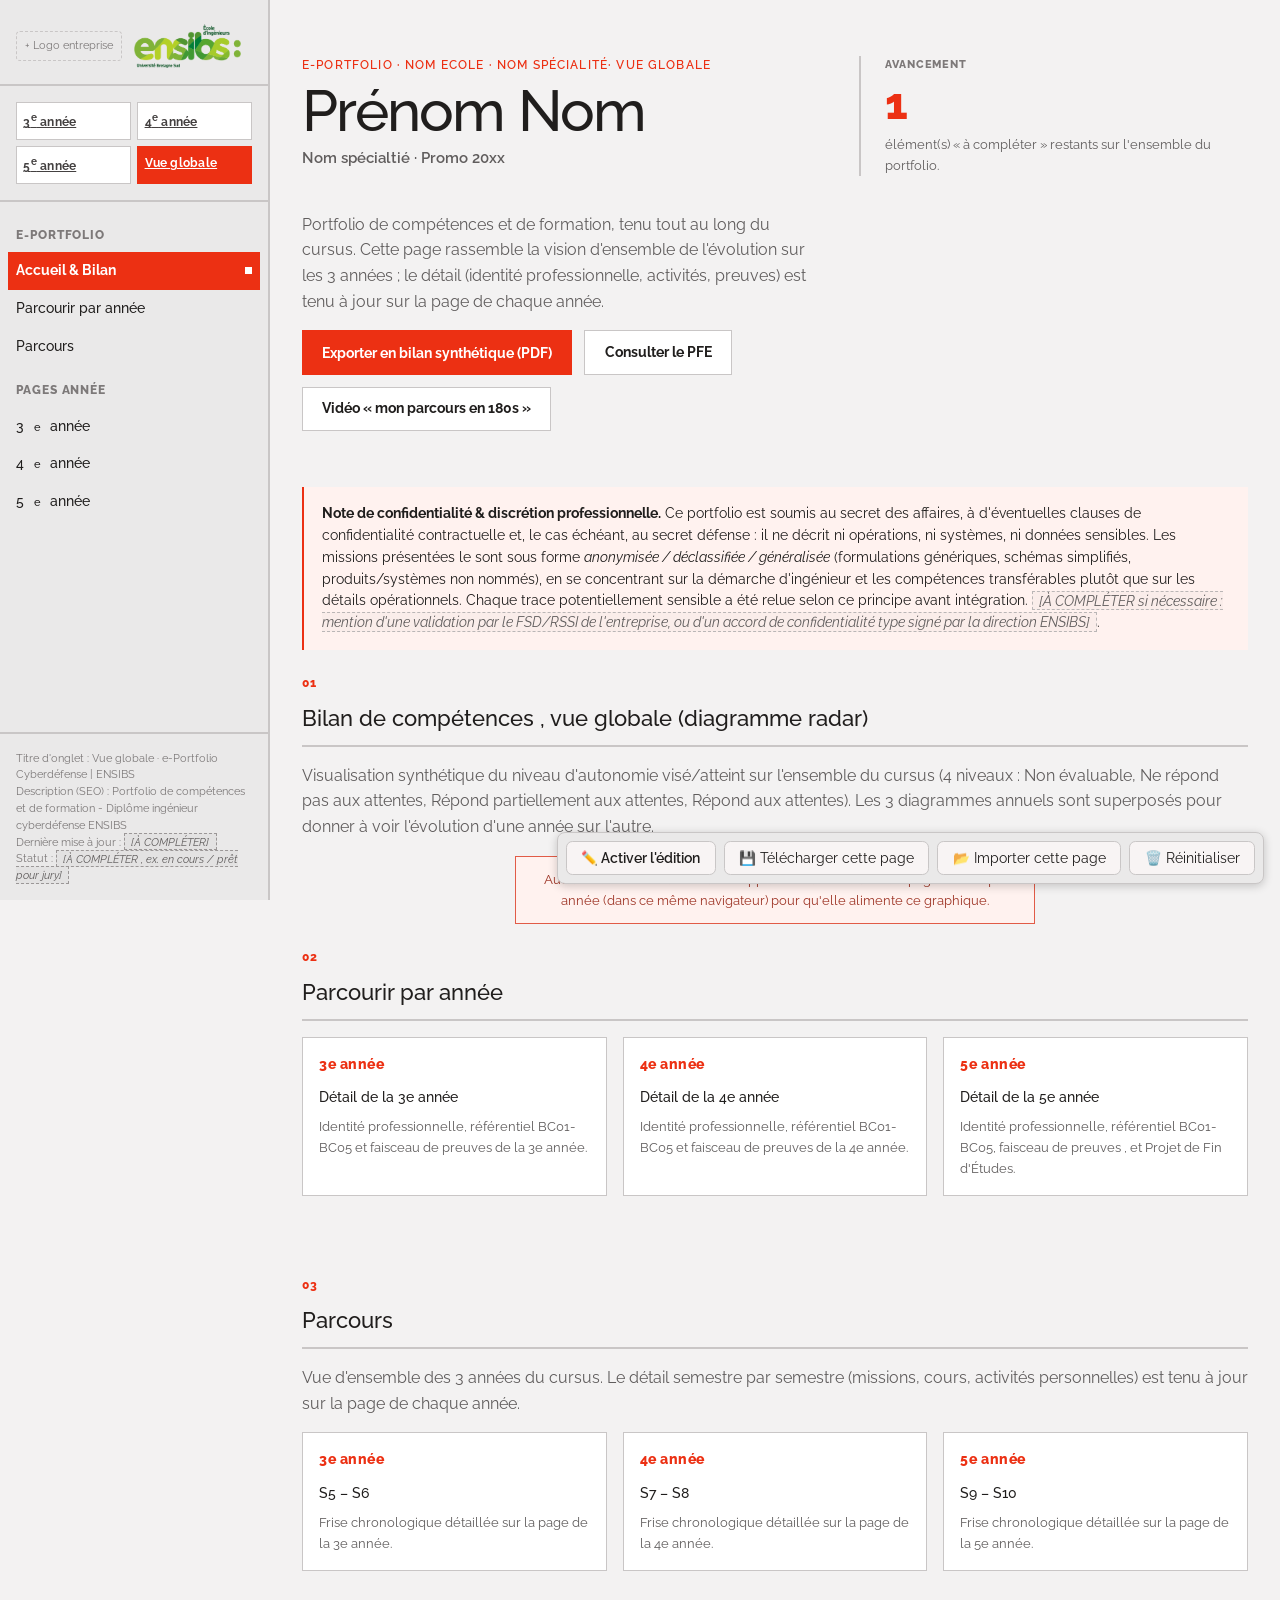
<file: index.html>
<!DOCTYPE html>
<html lang="fr">
<head>
<meta charset="UTF-8" />
<meta name="viewport" content="width=device-width, initial-scale=1.0" />
<title>Vue globale · e-Portfolio Cyberdéfense | ENSIBS</title>
<meta name="description" content="Portfolio de compétences et de formation - Diplôme ingénieur cyberdéfense ENSIBS" />
<meta name="theme-color" content="#ec3013" />
<link rel="icon" type="image/svg+xml" href="data:image/svg+xml,%3Csvg xmlns='http://www.w3.org/2000/svg' viewBox='0 0 100 100'%3E%3Crect width='100' height='100' fill='%23ec3013'/%3E%3Ctext x='50' y='68' font-family='Arial, Helvetica, sans-serif' font-size='50' font-weight='800' fill='white' text-anchor='middle'%3EAC%3C/text%3E%3C/svg%3E" />
<link rel="preconnect" href="https://fonts.googleapis.com">
<link rel="preconnect" href="https://fonts.gstatic.com" crossorigin>
<link href="https://fonts.googleapis.com/css2?family=Archivo:ital,wght@0,400;0,500;0,600;0,700;0,800;1,400&display=swap" rel="stylesheet">
<link href="https://fonts.googleapis.com/css2?family=Raleway:ital,wght@0,100..900;1,100..900&display=swap" rel="stylesheet">
<link href="https://fonts.googleapis.com/css2?family=Montserrat:ital,wght@0,100..900;1,100..900&family=Raleway:ital,wght@0,100..900;1,100..900&display=swap" rel="stylesheet">
<link rel="stylesheet" href="style.css">
</head>
<body>

<a href="#main-content" class="skip-link">Aller au contenu</a>


<!-- Ce fichier est un TEMPLATE : il contient à la fois du contenu
     fixe (référentiel de compétences, structure imposée par les
     consignes ENSIBS) et des zones à remplir, repérables par :

       - le texte entre crochets [À COMPLÉTER : ...]
       - la classe CSS "fill" / "fill-block" (bordure pointillée)

     DUPLICATION : chaque élément répétable (carte d'activité, ligne
     du tableau de preuves, entrée de frise chronologique) est
     encadré par deux commentaires HTML : un marqueur DUPLIQUER au
     début, un marqueur /DUPLIQUER (avec un slash) à la fin du bloc
     à copier-coller.

     Copiez tout ce qui se trouve entre ces deux marqueurs,
     collez-le juste après, puis modifiez le contenu.

     NOTATION & RADAR : chaque sous-compétence se note via un menu
     déroulant à 4 niveaux (Non évaluable / Ne répond pas aux attentes /
     Répond partiellement aux attentes / Répond aux attentes). La moyenne
     par bloc (« Non évaluable » exclu du calcul) est calculée
     automatiquement et alimente le diagramme radar , rien à modifier
     à la main dans le <script>.

     CONFIDENTIALITÉ : cf. la note en haut de page + le mode d'emploi
     dépliable ci-dessous. En résumé : aucune information classifiée
     ou sensible, formulations génériques/anonymisées, faisceau de
     preuves plutôt que détails opérationnels.

     SOUS-COMPÉTENCES : chaque bloc BC01-BC05 liste ses sous-compétences
     officielles (liste fixe, ne pas dupliquer), chacune avec son propre
     niveau qualitatif à choisir dans le menu déroulant. Chaque carte
     d'activité précise quelle sous-compétence elle illustre.

     NOTES & MÉDIAS : bloc optionnel sur une carte d'activité pour une
     note libre + une galerie d'images/captures (voir mode d'emploi).-->


<aside>
  <div class="brand">
    <div class="brand-logo" data-placeholder="+ Logo entreprise" title="Importer le logo de votre entreprise (mode édition)"></div>
    <img src="./images/logo_ensibs.png" alt="Logo ENSIBS" style="height:44px;">
  </div>
  <div class="year-tabs" role="group" aria-label="Changer de page (année ou vue globale)">
    <a class="year-tab" href="annee-3.html">3<sup>e</sup> année</a>
    <a class="year-tab" href="annee-4.html">4<sup>e</sup> année</a>
    <a class="year-tab" href="annee-5.html">5<sup>e</sup> année</a>
    <a class="year-tab active" href="index.html">Vue globale</a>
  </div>

  <div class="nav-group-title">e-Portfolio</div>
  <ul class="nav-links">
    <li><a href="#accueil" class="active">Accueil &amp; Bilan</a></li>
    <li><a href="#parcourir-par-annee">Parcourir par année</a></li>
    <li><a href="#parcours">Parcours</a></li>
  </ul>

  <div class="nav-group-title">Pages année</div>
  <ul class="nav-links">
    <li><a href="annee-3.html">3<sup>e</sup> année</a></li>
    <li><a href="annee-4.html">4<sup>e</sup> année</a></li>
    <li><a href="annee-5.html">5<sup>e</sup> année</a></li>
  </ul>

  <div class="sidebar-footer">
    Titre d'onglet : <span class="head-field" id="pageTitleField"></span><br />
    Description (SEO) : <span class="head-field" id="pageDescField"></span><br />
    Dernière mise à jour : <span class="fill">[À COMPLÉTER]</span><br />
    Statut : <span class="fill">[À COMPLÉTER , ex. en cours / prêt pour jury]</span>
  </div>
</aside>

<main id="main-content">

  <section id="accueil">
    <div class="profile-hero">
      <div class="hero-grid">
        <div class="profile-info">
          <p class="hero-eyebrow">e-Portfolio · NOM ECOLE · Nom spécialité· Vue globale</p>
          <h1>Prénom Nom</h1>
          <div class="profile-tagline">Nom spécialtié · Promo 20xx</div>
          <br>
          <p>
            Portfolio de compétences et de formation, tenu tout au long du cursus. Cette page
            rassemble la vision d'ensemble de l'évolution sur les 3 années ; le détail (identité
            professionnelle, activités, preuves) est tenu à jour sur la page de chaque année.
          </p>
          <div class="actions-bar">
            <button class="btn btn-primary" onclick="window.print()">Exporter en bilan synthétique (PDF)</button>
            <a href="annee-5.html#pfe" class="btn btn-secondary">Consulter le PFE</a>
            <a href="annee-5.html#accueil-180s" class="btn btn-secondary">Vidéo « mon parcours en 180s »</a>
          </div>
        </div>

        <div class="stat-callout">
          <span class="stat-label">Avancement</span>
          <div class="stat-number"><span id="completion-global-number">0</span></div>
          <p class="stat-caption" id="completion-global-caption" aria-live="polite">
            élément(s) « à compléter » restants sur cette page.
          </p>
        </div>
      </div>
    </div>

    <div class="confidential-notice">
      <strong>Note de confidentialité &amp; discrétion professionnelle.</strong>
      Ce portfolio est soumis au secret des affaires, à d'éventuelles clauses de confidentialité
      contractuelle et, le cas échéant, au secret défense : il ne décrit ni opérations, ni systèmes,
      ni données sensibles. Les missions présentées le sont sous forme <em>anonymisée / déclassifiée /
      généralisée</em> (formulations génériques, schémas simplifiés, produits/systèmes non nommés),
      en se concentrant sur la démarche d'ingénieur et les compétences transférables plutôt que sur
      les détails opérationnels. Chaque trace potentiellement sensible a été relue selon ce principe
      avant intégration. <span class="fill">[À COMPLÉTER si nécessaire : mention d'une validation
      par le FSD/RSSI de l'entreprise, ou d'un accord de confidentialité type signé par la direction
      ENSIBS]</span>.
    </div>

    <h2 class="numbered-heading" id="radar-heading">Bilan de compétences , vue globale (diagramme radar)</h2>
    <p>
      Visualisation synthétique du niveau d'autonomie visé/atteint sur l'ensemble du cursus
      (4 niveaux : Non évaluable, Ne répond pas aux attentes, Répond partiellement aux attentes, Répond aux attentes). Les 3 diagrammes annuels sont
      superposés pour donner à voir l'évolution d'une année sur l'autre.
    </p>
    <div class="radar-wrapper">
      <canvas id="radarCanvas" width="480" height="380" role="img"
        aria-label="Diagramme radar superposant le niveau de compétences par bloc pour les 3 années, 4 niveaux : non évaluable, ne répond pas aux attentes, répond partiellement aux attentes, répond aux attentes.">
        Diagramme radar superposant le niveau atteint sur les blocs BC01 à BC05 (4 niveaux qualitatifs) pour
        les 3 années du cursus. Le détail chiffré est disponible sur la page de chaque année.
      </canvas>
    </div>
    <div class="radar-legend" id="radarLegend" aria-hidden="true"></div>
    <p class="radar-data-note" id="radarDataNote" hidden></p>

    <h2 class="numbered-heading" id="parcourir-par-annee">Parcourir par année</h2>
    <div class="overview-grid">

      <!-- DUPLIQUER: carte "parcourir par année" -->
      <a href="annee-3.html" class="overview-card">
        <div class="overview-card-head">
          <span class="overview-code">3e année</span>
        </div>
        <h4>Détail de la 3e année</h4>
        <p>Identité professionnelle, référentiel BC01-BC05 et faisceau de preuves de la 3e année.</p>
      </a>
      <!-- /DUPLIQUER -->

      <a href="annee-4.html" class="overview-card">
        <div class="overview-card-head">
          <span class="overview-code">4e année</span>
        </div>
        <h4>Détail de la 4e année</h4>
        <p>Identité professionnelle, référentiel BC01-BC05 et faisceau de preuves de la 4e année.</p>
      </a>

      <a href="annee-5.html" class="overview-card">
        <div class="overview-card-head">
          <span class="overview-code">5e année</span>
        </div>
        <h4>Détail de la 5e année</h4>
        <p>Identité professionnelle, référentiel BC01-BC05, faisceau de preuves , et Projet de Fin d'Études.</p>
      </a>

    </div>
  </section>

  <section id="parcours">
    <h2 class="numbered-heading">Parcours</h2>
    <p>Vue d'ensemble des 3 années du cursus. Le détail semestre par semestre (missions, cours,
    activités personnelles) est tenu à jour sur la page de chaque année.</p>
    <div class="overview-grid">

      <a href="annee-3.html#parcours" class="overview-card">
        <div class="overview-card-head">
          <span class="overview-code">3e année</span>
        </div>
        <h4>S5 – S6</h4>
        <p>Frise chronologique détaillée sur la page de la 3e année.</p>
      </a>

      <a href="annee-4.html#parcours" class="overview-card">
        <div class="overview-card-head">
          <span class="overview-code">4e année</span>
        </div>
        <h4>S7 – S8</h4>
        <p>Frise chronologique détaillée sur la page de la 4e année.</p>
      </a>

      <a href="annee-5.html#parcours" class="overview-card">
        <div class="overview-card-head">
          <span class="overview-code">5e année</span>
        </div>
        <h4>S9 – S10</h4>
        <p>Frise chronologique détaillée sur la page de la 5e année.</p>
      </a>

    </div>
  </section>

</main>

<button type="button" id="backToTop" class="back-to-top" aria-label="Revenir en haut de page">↑</button>

<script>
document.addEventListener('DOMContentLoaded', () => {
  const canvas = document.getElementById('radarCanvas');
  const ctx = canvas.getContext('2d');
  const legendEl = document.getElementById('radarLegend');

  const labels = [
    'BC01 · Posture & Pro',
    'BC02 · Projets & Équipe',
    'BC03 · Innovation & Sécurité SI',
    'BC04 · Gouvernance & Risque',
    'BC05 · Défense opérationnelle'
  ];

  const maxVal = 2;
  const numPoints = labels.length;
  const centerX = canvas.width / 2;
  const centerY = canvas.height / 2;
  const radius = 130;

  function getCoords(index, value) {
    const angle = (Math.PI * 2 / numPoints) * index - Math.PI / 2;
    const r = (value / maxVal) * radius;
    return {
      x: centerX + r * Math.cos(angle),
      y: centerY + r * Math.sin(angle)
    };
  }

  function hexToRgba(hex, alpha) {
    const r = parseInt(hex.slice(1, 3), 16);
    const g = parseInt(hex.slice(3, 5), 16);
    const b = parseInt(hex.slice(5, 7), 16);
    return 'rgba(' + r + ',' + g + ',' + b + ',' + alpha + ')';
  }

  function drawGrid() {
    for (let level = 1; level <= maxVal; level++) {
      ctx.beginPath();
      ctx.strokeStyle = '#e2e2e2';
      ctx.lineWidth = 1;
      for (let i = 0; i < numPoints; i++) {
        const pos = getCoords(i, level);
        if (i === 0) ctx.moveTo(pos.x, pos.y);
        else ctx.lineTo(pos.x, pos.y);
      }
      ctx.closePath();
      ctx.stroke();
    }

    for (let i = 0; i < numPoints; i++) {
      const edge = getCoords(i, maxVal);
      ctx.beginPath();
      ctx.strokeStyle = '#e2e2e2';
      ctx.moveTo(centerX, centerY);
      ctx.lineTo(edge.x, edge.y);
      ctx.stroke();

      const labelPos = getCoords(i, maxVal + 0.68);
      ctx.fillStyle = '#201e1d';
      ctx.font = '11px "Archivo", Arial, sans-serif';
      ctx.textAlign = 'center';
      ctx.textBaseline = 'middle';
      ctx.fillText(labels[i], labelPos.x, labelPos.y);
    }
  }

  function drawPolygon(values, color, fillAlpha) {
    ctx.beginPath();
    ctx.strokeStyle = color;
    ctx.fillStyle = hexToRgba(color, fillAlpha);
    ctx.lineWidth = 2;

    for (let i = 0; i < numPoints; i++) {
      const pt = getCoords(i, values[i]);
      if (i === 0) ctx.moveTo(pt.x, pt.y);
      else ctx.lineTo(pt.x, pt.y);
    }
    ctx.closePath();
    if (fillAlpha > 0) ctx.fill();
    ctx.stroke();

    for (let i = 0; i < numPoints; i++) {
      const pt = getCoords(i, values[i]);
      ctx.beginPath();
      ctx.fillStyle = color;
      ctx.arc(pt.x, pt.y, 4, 0, Math.PI * 2);
      ctx.fill();
    }
  }

  // ----------------------------------------------------------------
  // Superposition des 3 diagrammes annuels : les moyennes par bloc sont
  // calculées automatiquement sur chaque page annee-X.html (à partir des
  // notes saisies via les menus déroulants) puis enregistrées dans le
  // localStorage du navigateur. Cette page les relit ici , rien à saisir
  // à la main, à condition d'avoir déjà ouvert chaque page annee-X.html
  // au moins une fois dans CE MÊME navigateur (le stockage n'est pas
  // partagé entre appareils ou navigateurs différents).
  // ----------------------------------------------------------------
  // La liste des années vient des onglets de la sidebar (.year-tabs), pour
  // suivre automatiquement les pages ajoutées/retirées via le mode édition,
  // plutôt qu'une liste figée ici.
  const YEAR_COLORS = ['#ec3013', '#2c6e9e', '#3f9142', '#9142c9', '#e1a000', '#007a7a', '#b23a8c'];
  const YEARS = Array.prototype.map.call(
    document.querySelectorAll('.year-tabs a[href^="annee-"]'),
    (a, i) => {
      const file = a.getAttribute('href').replace('.html', '').replace('-', '');
      return { label: a.textContent.trim(), color: YEAR_COLORS[i % YEAR_COLORS.length], storageKey: 'eportfolio-bc-averages-' + file };
    }
  );

  function loadYearValues(y) {
    try {
      const raw = localStorage.getItem(y.storageKey);
      if (!raw) return null;
      const arr = JSON.parse(raw);
      if (Array.isArray(arr) && arr.length === 5) return arr;
      return null;
    } catch (e) {
      return null;
    }
  }

  drawGrid();

  const missing = [];
  YEARS.forEach(y => {
    const values = loadYearValues(y);
    if (values) {
      drawPolygon(values, y.color, 0.08);
    } else {
      missing.push(y.label);
    }
  });

  legendEl.removeAttribute('aria-hidden');
  YEARS.forEach(y => {
    const item = document.createElement('span');
    item.className = 'radar-legend-item';
    const swatch = document.createElement('span');
    swatch.className = 'radar-legend-swatch';
    swatch.style.backgroundColor = y.color;
    item.appendChild(swatch);
    item.appendChild(document.createTextNode(y.label));
    legendEl.appendChild(item);
  });

  const noteEl = document.getElementById('radarDataNote');
  if (noteEl) {
    if (missing.length === YEARS.length) {
      noteEl.textContent = location.protocol === 'file:'
        ? "Aucune donnée trouvée : en ouvrant les fichiers .html directement (file://), le navigateur isole le stockage par page et index.html ne peut pas relire les données des pages annee-X.html. Lancez un petit serveur local (ex. python3 -m http.server) et ouvrez le site via http://localhost , ou déposez-le sur un hébergement web (GitHub Pages, etc.)."
        : "Aucune donnée trouvée sur cet appareil : ouvrez d'abord la page de chaque année (dans ce même navigateur) pour qu'elle alimente ce graphique.";
      noteEl.hidden = false;
      canvas.closest('.radar-wrapper').style.display = 'none';
      legendEl.style.display = 'none';
    } else if (missing.length > 0) {
      noteEl.textContent = 'Pas encore de données pour : ' + missing.join(', ') + " (ouvrez la page correspondante dans ce navigateur pour qu'elle apparaisse ici).";
      noteEl.hidden = false;
    } else {
      noteEl.hidden = true;
    }
  }
});

document.addEventListener('DOMContentLoaded', function () {
  const sections = document.querySelectorAll('main > section');
  const navLinks = document.querySelectorAll('.nav-links li a');

  window.addEventListener('scroll', () => {
    let current = "";
    let fromTop = window.scrollY + 100;

    sections.forEach(section => {
      if (section.offsetTop <= fromTop && section.offsetTop + section.offsetHeight > fromTop) {
        current = section.getAttribute('id');
      }
    });

    navLinks.forEach(link => {
      link.classList.remove('active');
      link.removeAttribute('aria-current');
      if (link.getAttribute('href') === "#" + current) {
        link.classList.add('active');
        link.setAttribute('aria-current', 'page');
      }
    });
  });
});

document.addEventListener('DOMContentLoaded', () => {
  // ---- Indicateur de complétion ----
  // Compte les placeholders ".fill" / ".fill-block" restants par section et
  // au global. Quand vous remplissez un champ, retirez la classe "fill" /
  // "fill-block" (ou remplacez tout le <span>/<p> par votre texte) pour
  // qu'il ne soit plus compté comme restant.
  function updateCompletion() {
    const sections = document.querySelectorAll('main > section[id]');
    let totalRemaining = 0;

    sections.forEach(section => {
      const remaining = section.querySelectorAll('.fill, .fill-block').length;
      totalRemaining += remaining;

      const navLink = document.querySelector('.nav-links a[href="#' + section.id + '"]');
      if (navLink) {
        let dot = navLink.querySelector('.nav-status-dot');
        if (remaining === 0) {
          if (dot) dot.remove();
        } else {
          if (!dot) {
            dot = document.createElement('span');
            dot.className = 'nav-status-dot dot-pending';
            navLink.appendChild(dot);
          }
          dot.title = remaining + ' élément(s) à compléter';
        }
      }

      const count = document.querySelector('.completion-count[data-target="' + section.id + '"]');
      if (count) {
        count.textContent = remaining === 0 ? '✓ complet' : remaining + ' élément(s) à compléter';
        count.classList.toggle('complete', remaining === 0);
        count.classList.toggle('pending', remaining > 0);
      }
    });

    const numEl = document.getElementById('completion-global-number');
    const capEl = document.getElementById('completion-global-caption');
    if (numEl) numEl.textContent = totalRemaining;
    if (capEl) {
      capEl.textContent = totalRemaining === 0
        ? 'Portfolio complet : plus aucun élément « à compléter ».'
        : 'élément(s) « à compléter » restants sur l\'ensemble du portfolio.';
    }
  }
  window.updateCompletion = updateCompletion;
  updateCompletion();

  // ---- Retour en haut ----
  const backToTop = document.getElementById('backToTop');
  if (backToTop) {
    window.addEventListener('scroll', () => {
      backToTop.classList.toggle('visible', window.scrollY > 500);
    });
    backToTop.addEventListener('click', () => {
      window.scrollTo({ top: 0, behavior: 'smooth' });
    });
  }

  // ---- Filtre par sphère ----
  const filterChips = document.querySelectorAll('.filter-chip');
  const sphereClassMap = { ent: 'badge-ent', cours: 'badge-cours', perso: 'badge-perso' };

  function applySphereFilter() {
    const activeChips = Array.from(filterChips).filter(c => c.classList.contains('active'));
    const showAll = activeChips.length === 0 || activeChips.some(c => c.dataset.sphere === 'all');

    document.querySelectorAll('.activity-card').forEach(card => {
      if (showAll) {
        card.classList.remove('is-hidden-by-filter');
        return;
      }
      const matches = activeChips.some(chip => {
        const cls = sphereClassMap[chip.dataset.sphere];
        return cls && card.querySelector('.' + cls);
      });
      card.classList.toggle('is-hidden-by-filter', !matches);
    });
  }

  filterChips.forEach(chip => {
    chip.addEventListener('click', () => {
      if (chip.dataset.sphere === 'all') {
        filterChips.forEach(c => c.classList.toggle('active', c === chip));
      } else {
        chip.classList.toggle('active');
        const allChip = document.querySelector('.filter-chip[data-sphere="all"]');
        const anySphereActive = Array.from(filterChips).some(
          c => c.dataset.sphere !== 'all' && c.classList.contains('active')
        );
        if (allChip) allChip.classList.toggle('active', !anySphereActive);
      }
      applySphereFilter();
    });
  });
});
</script>
<script src="edit.js"></script>
</body>
</html>
</file>
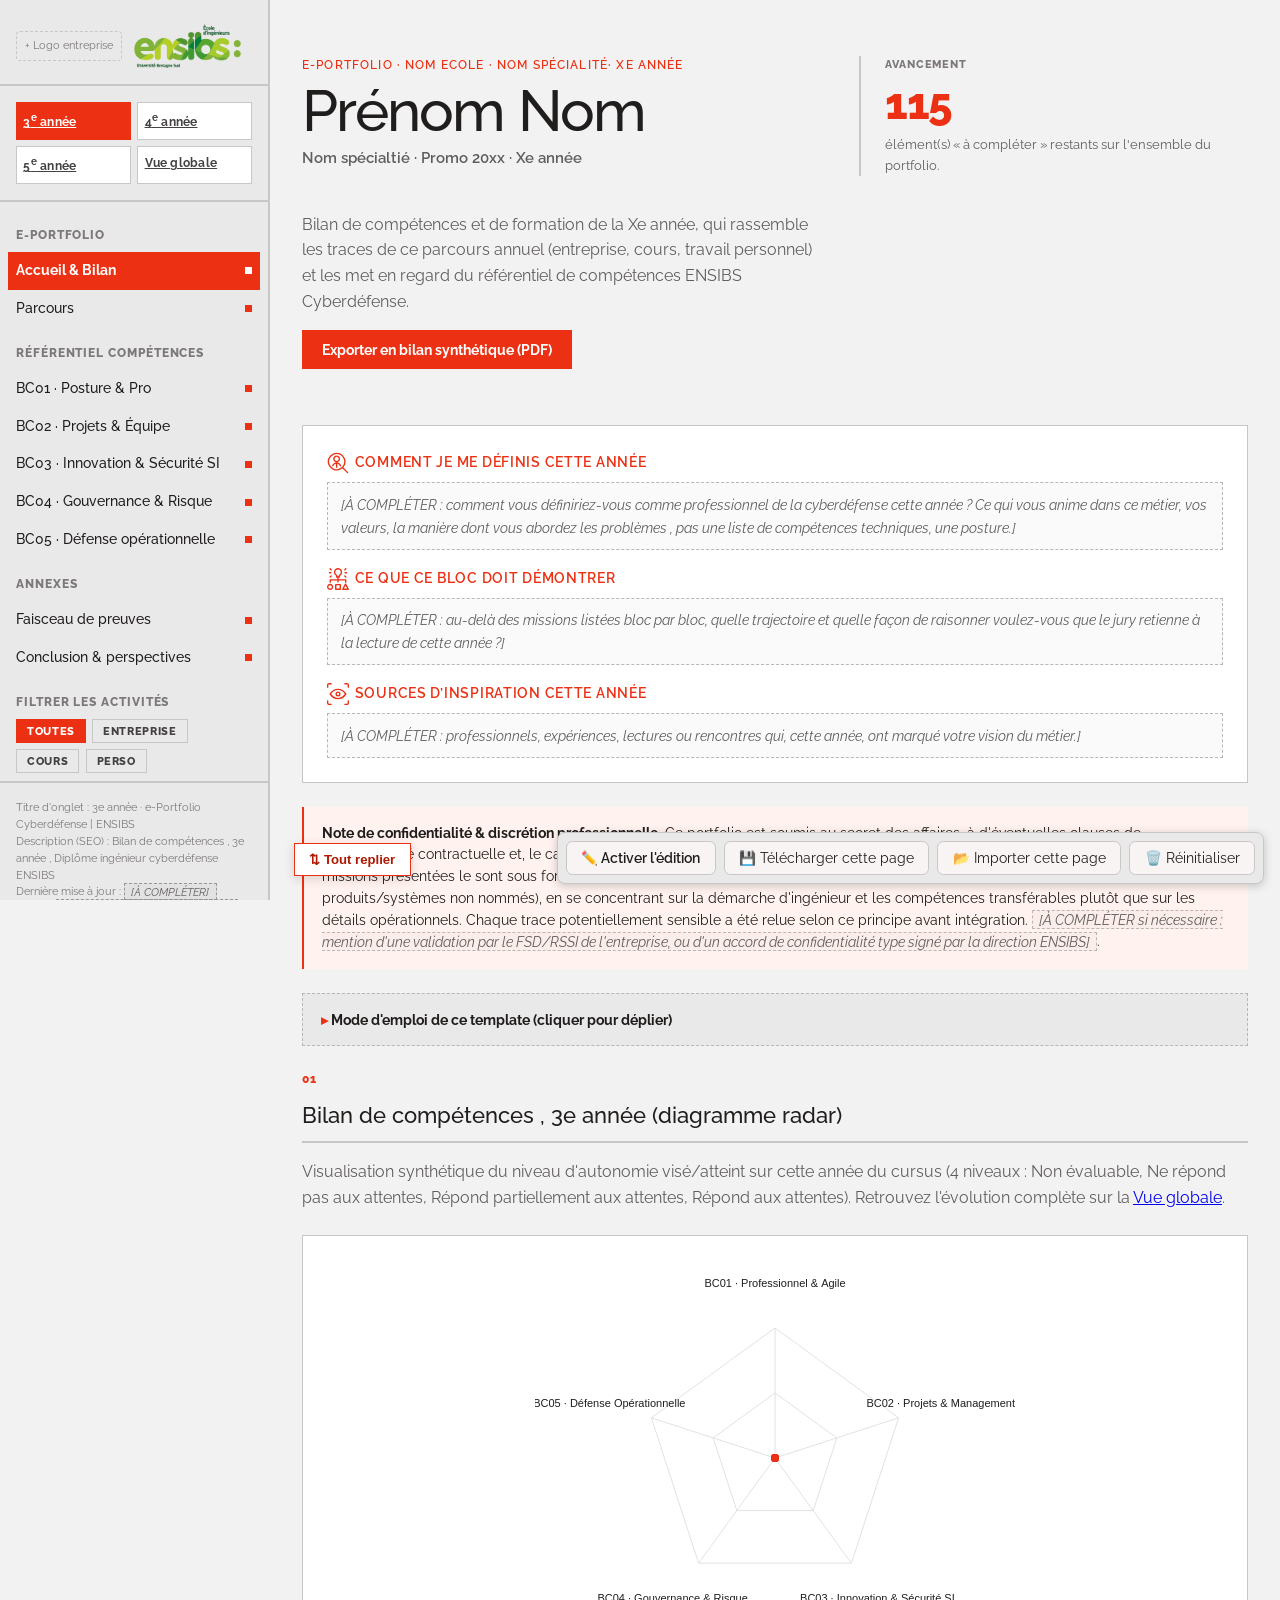
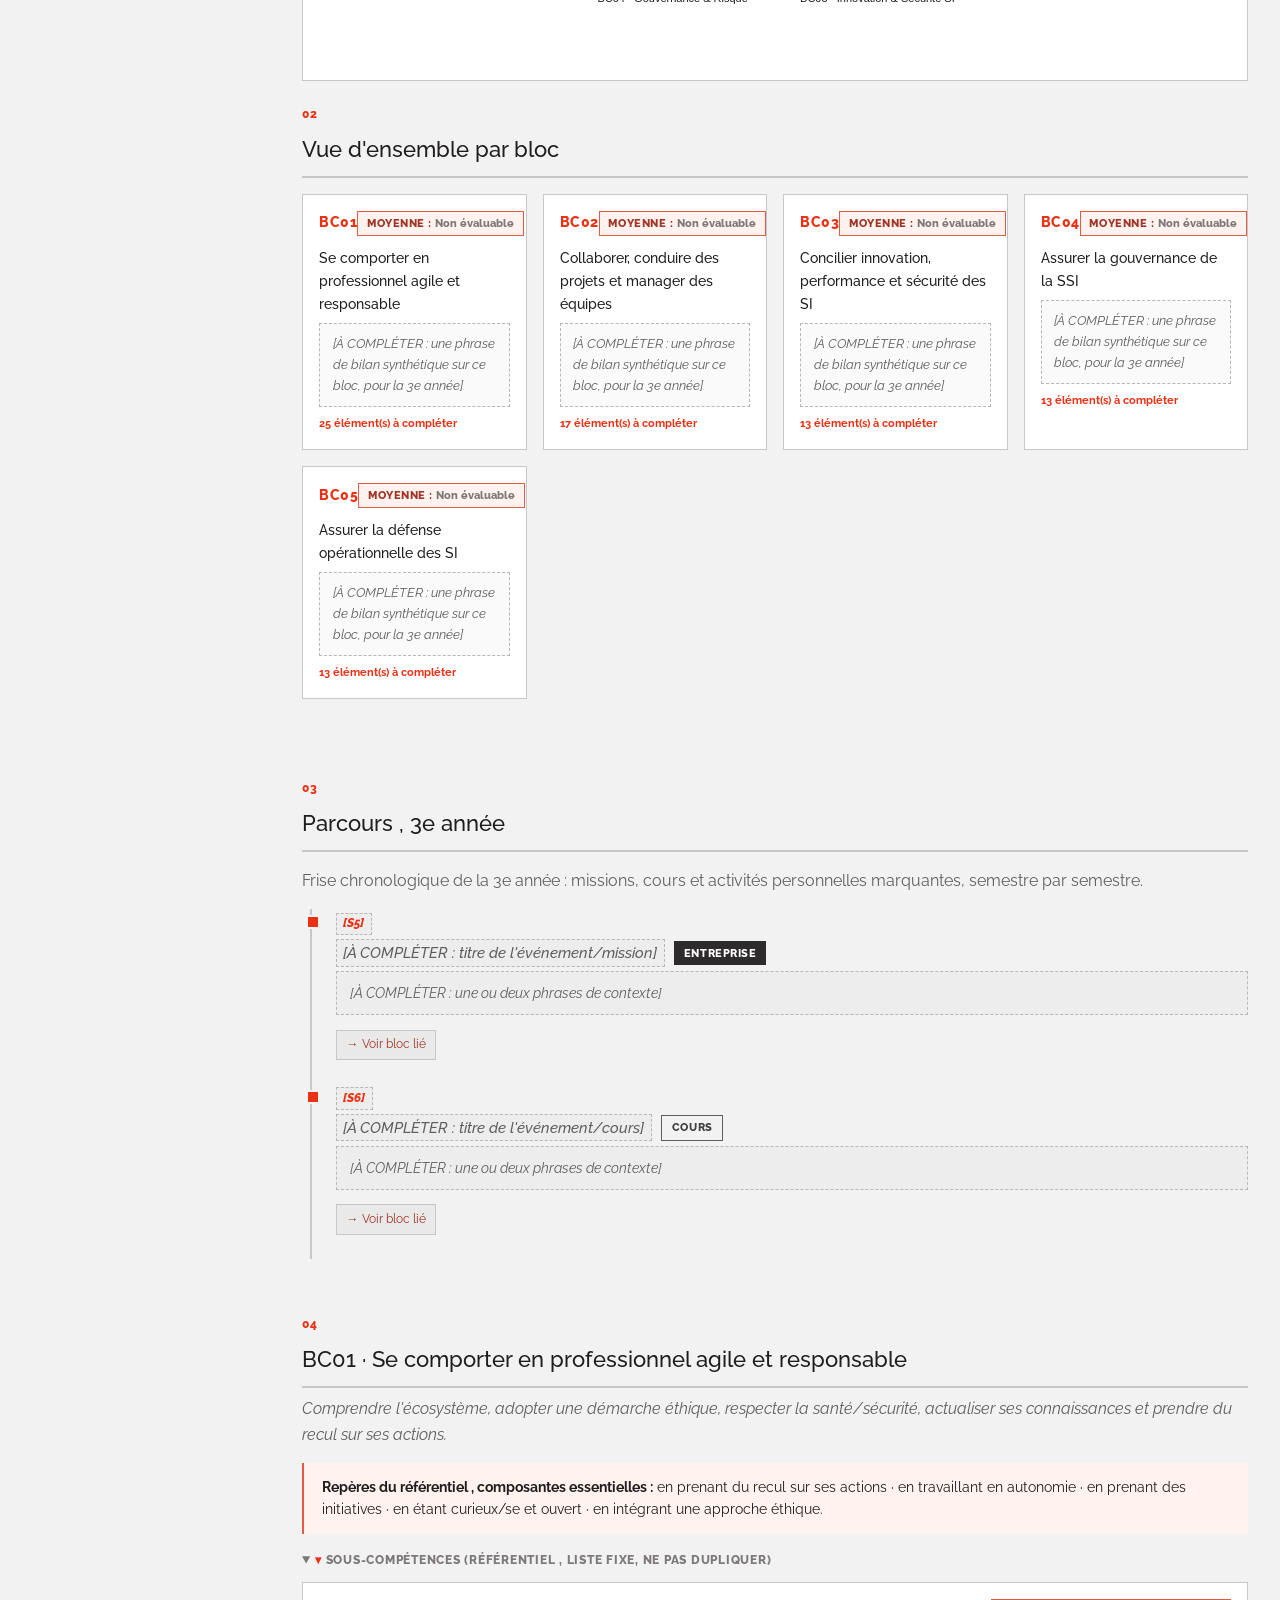
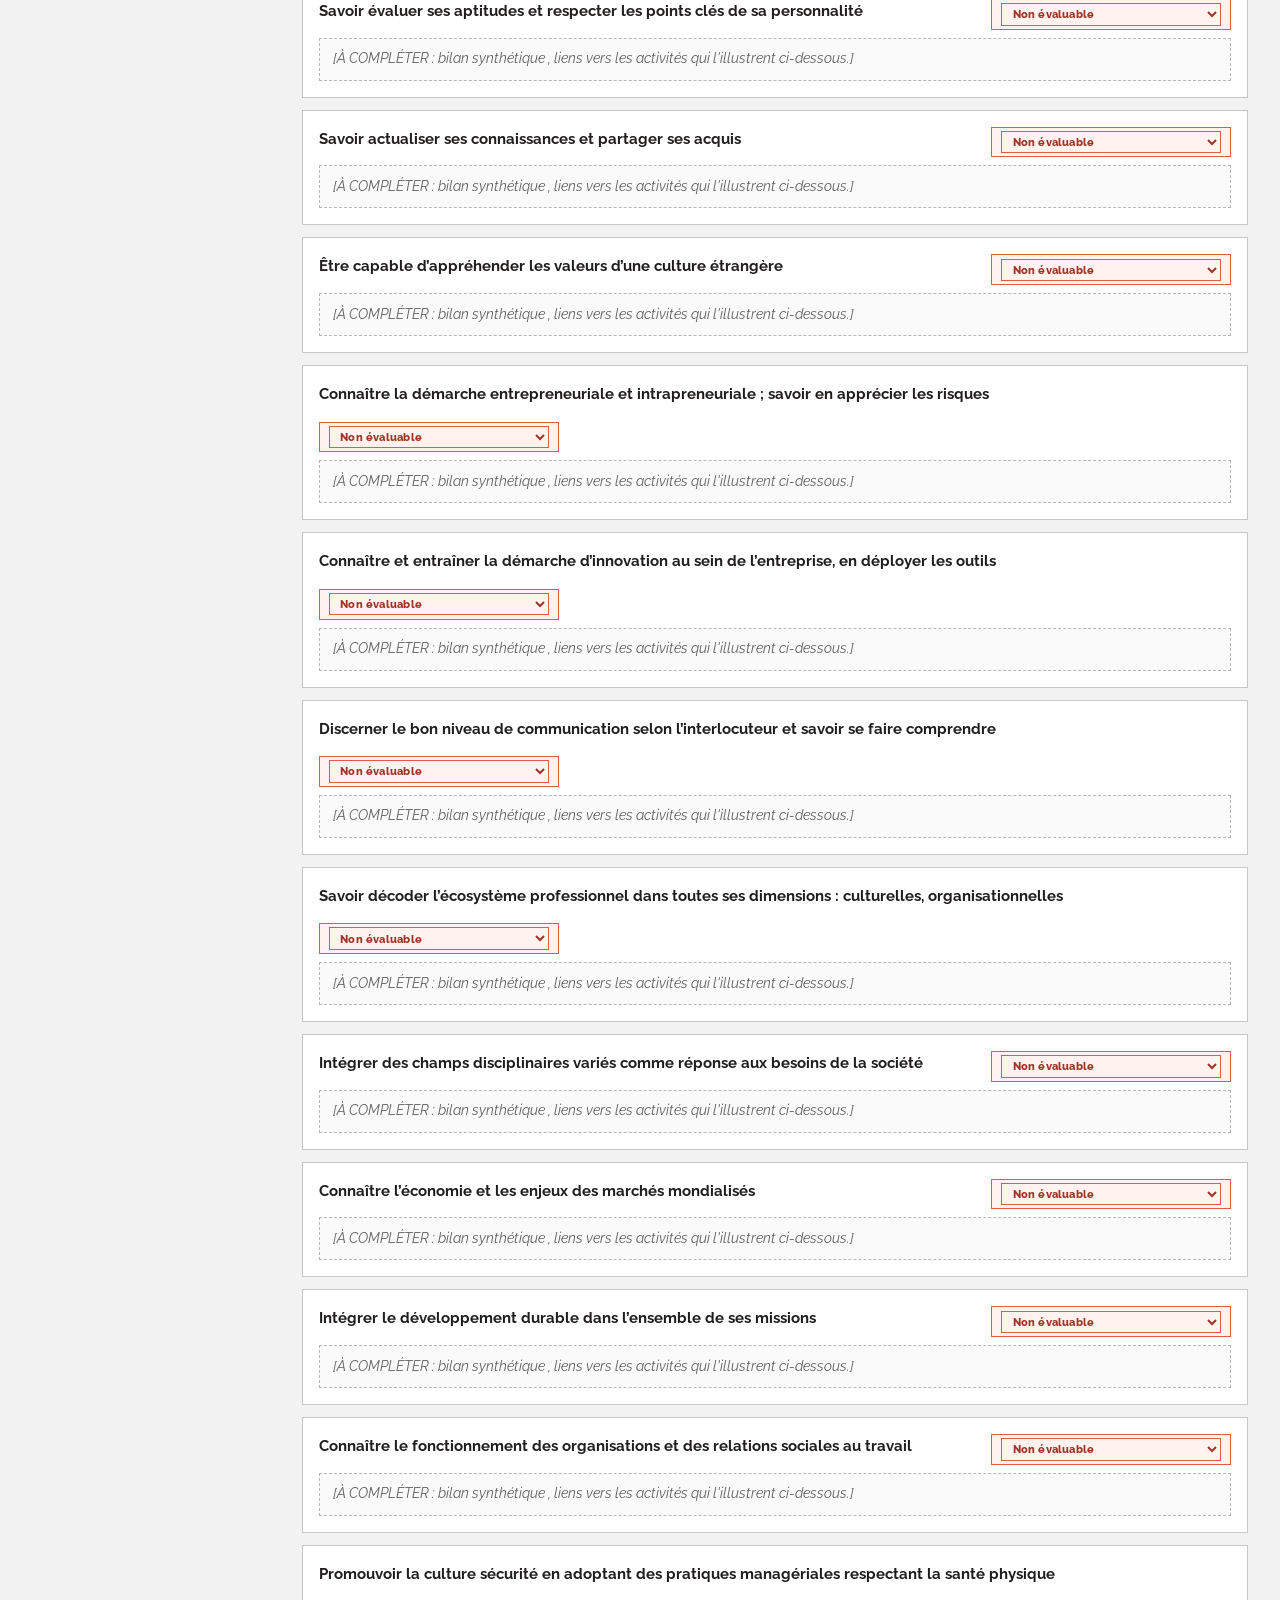
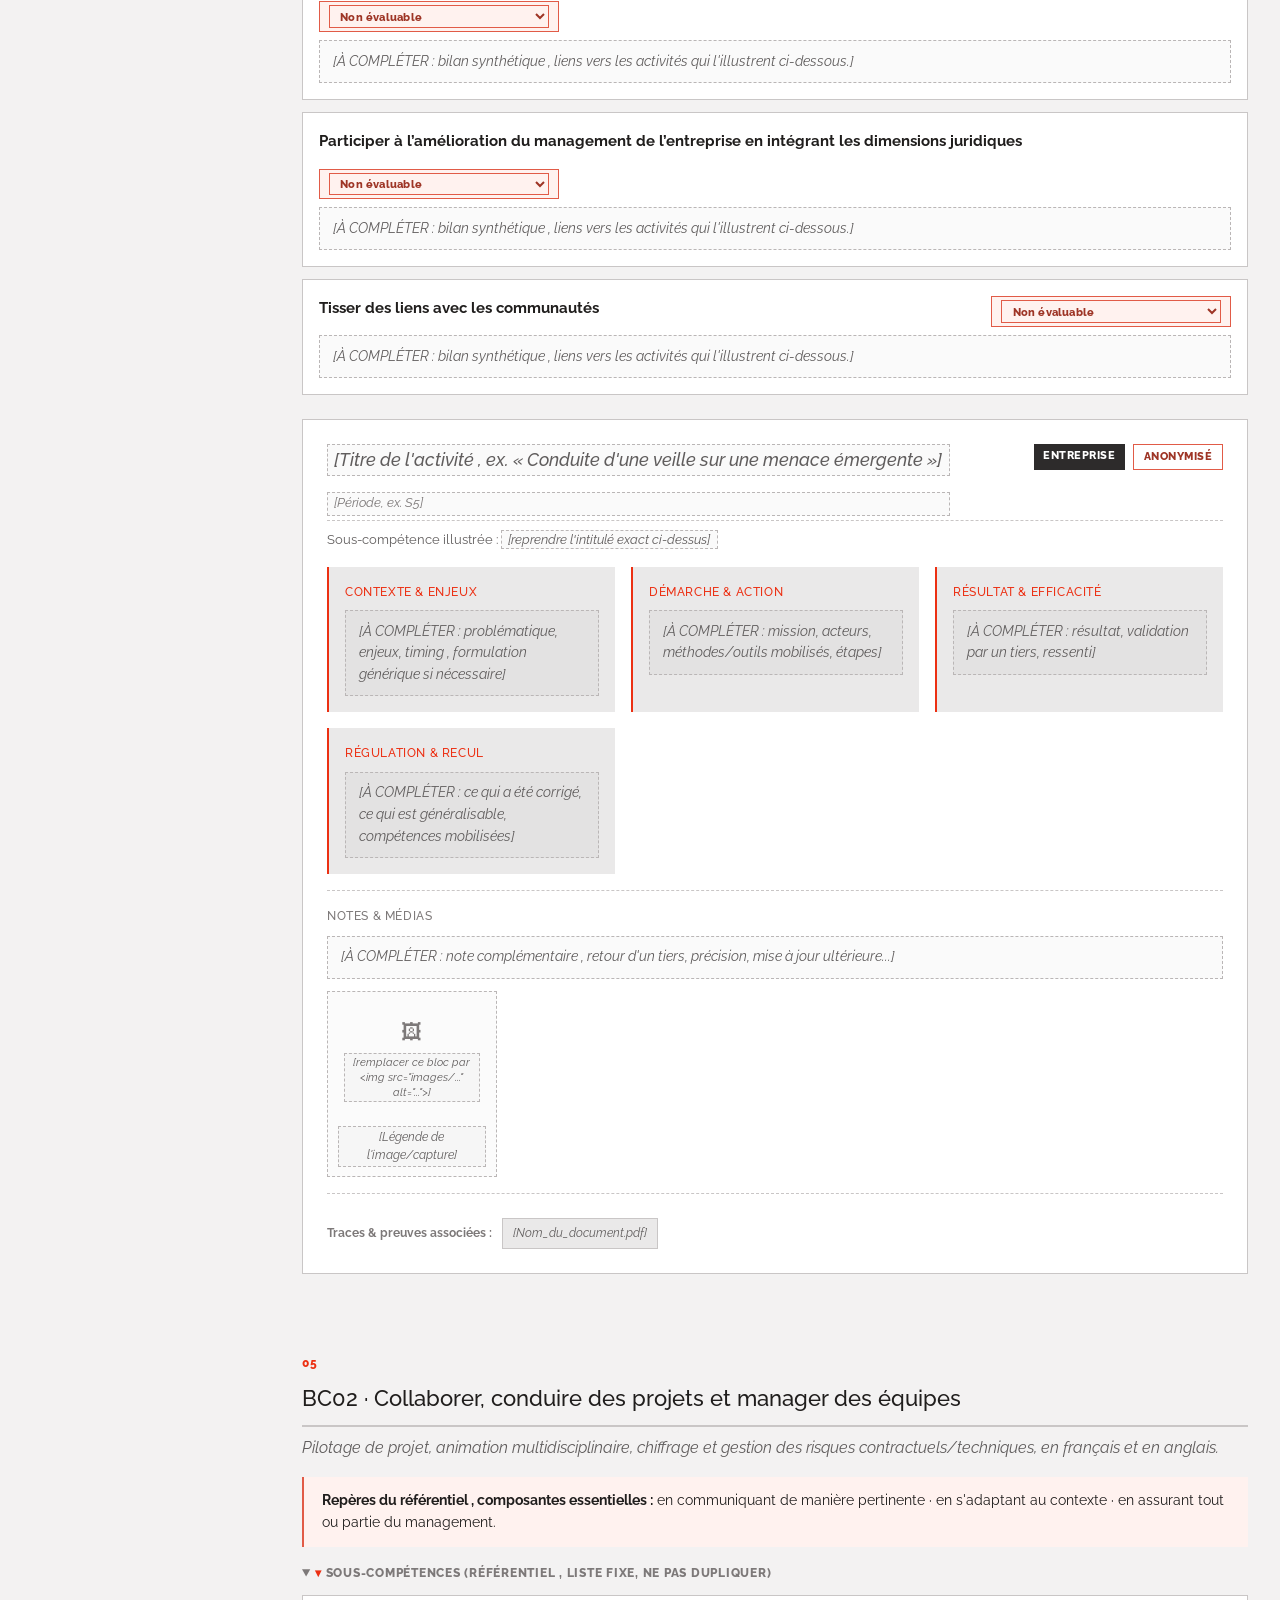
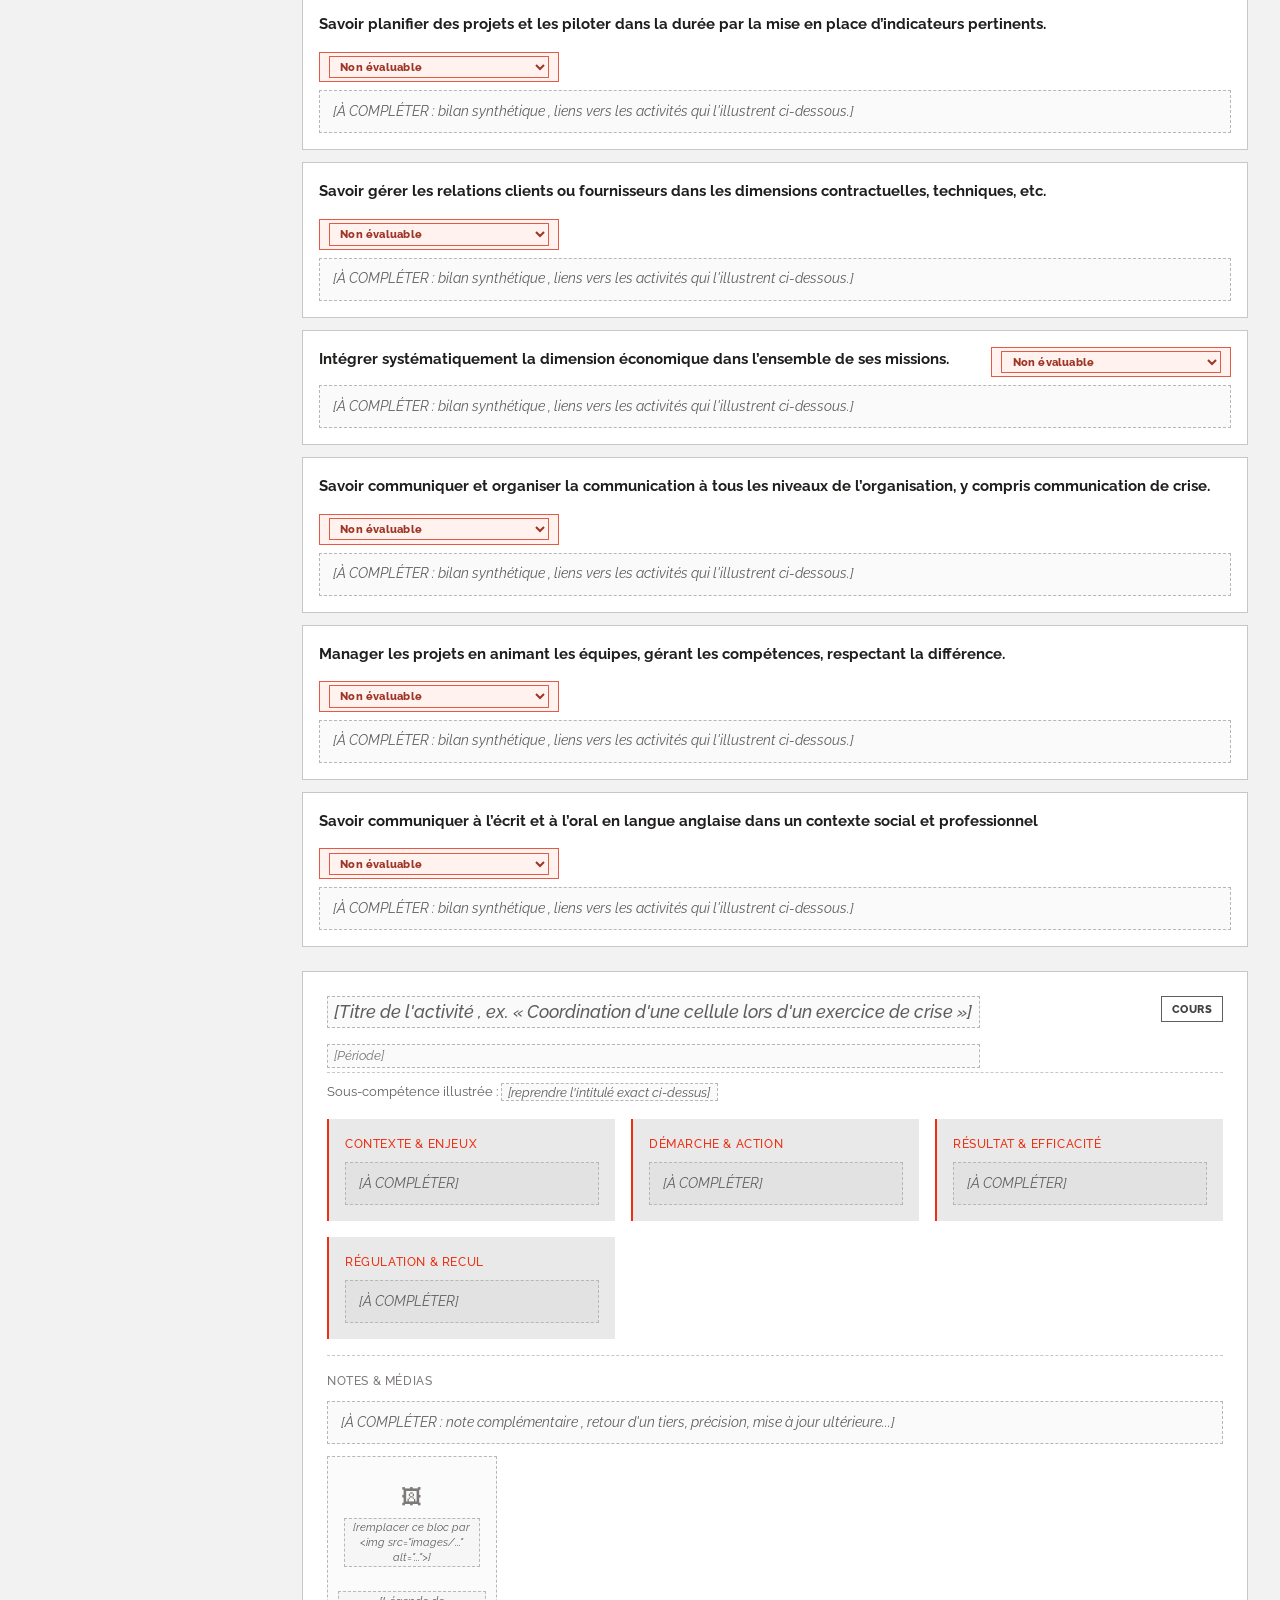
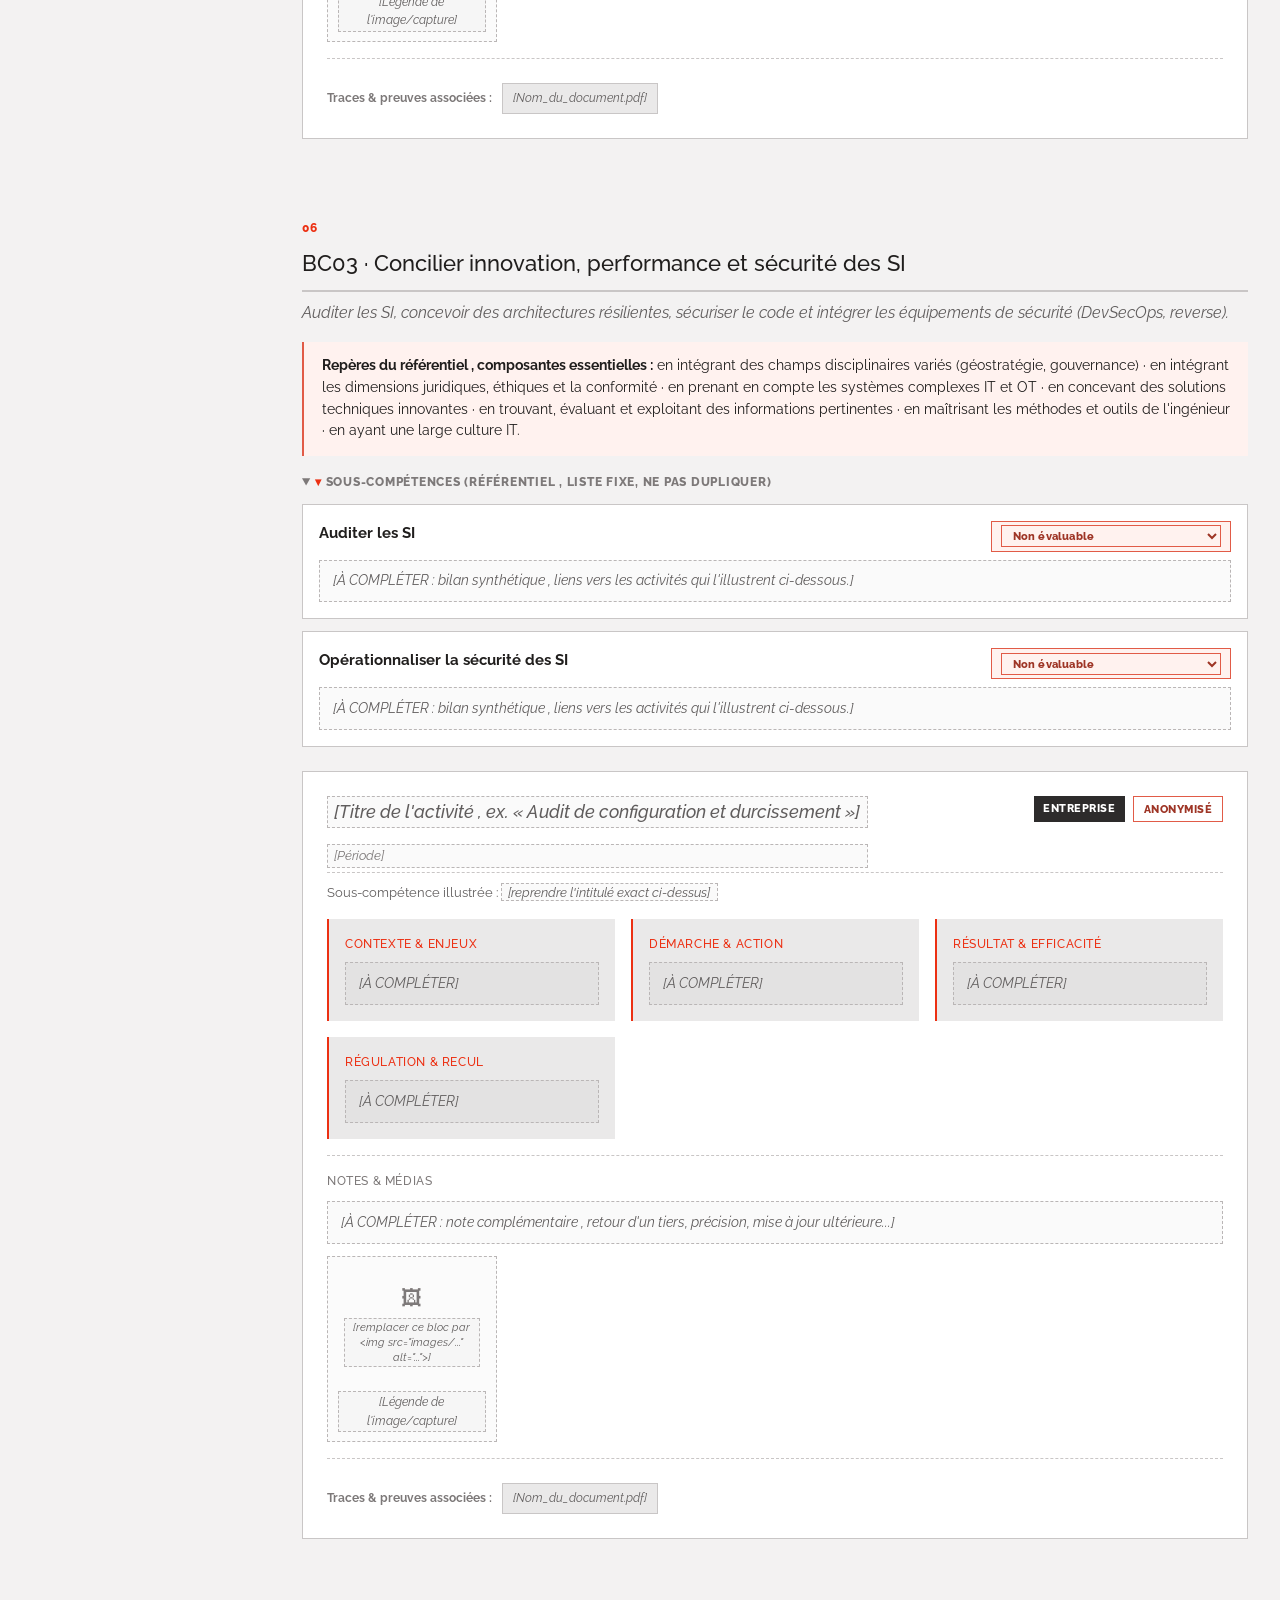
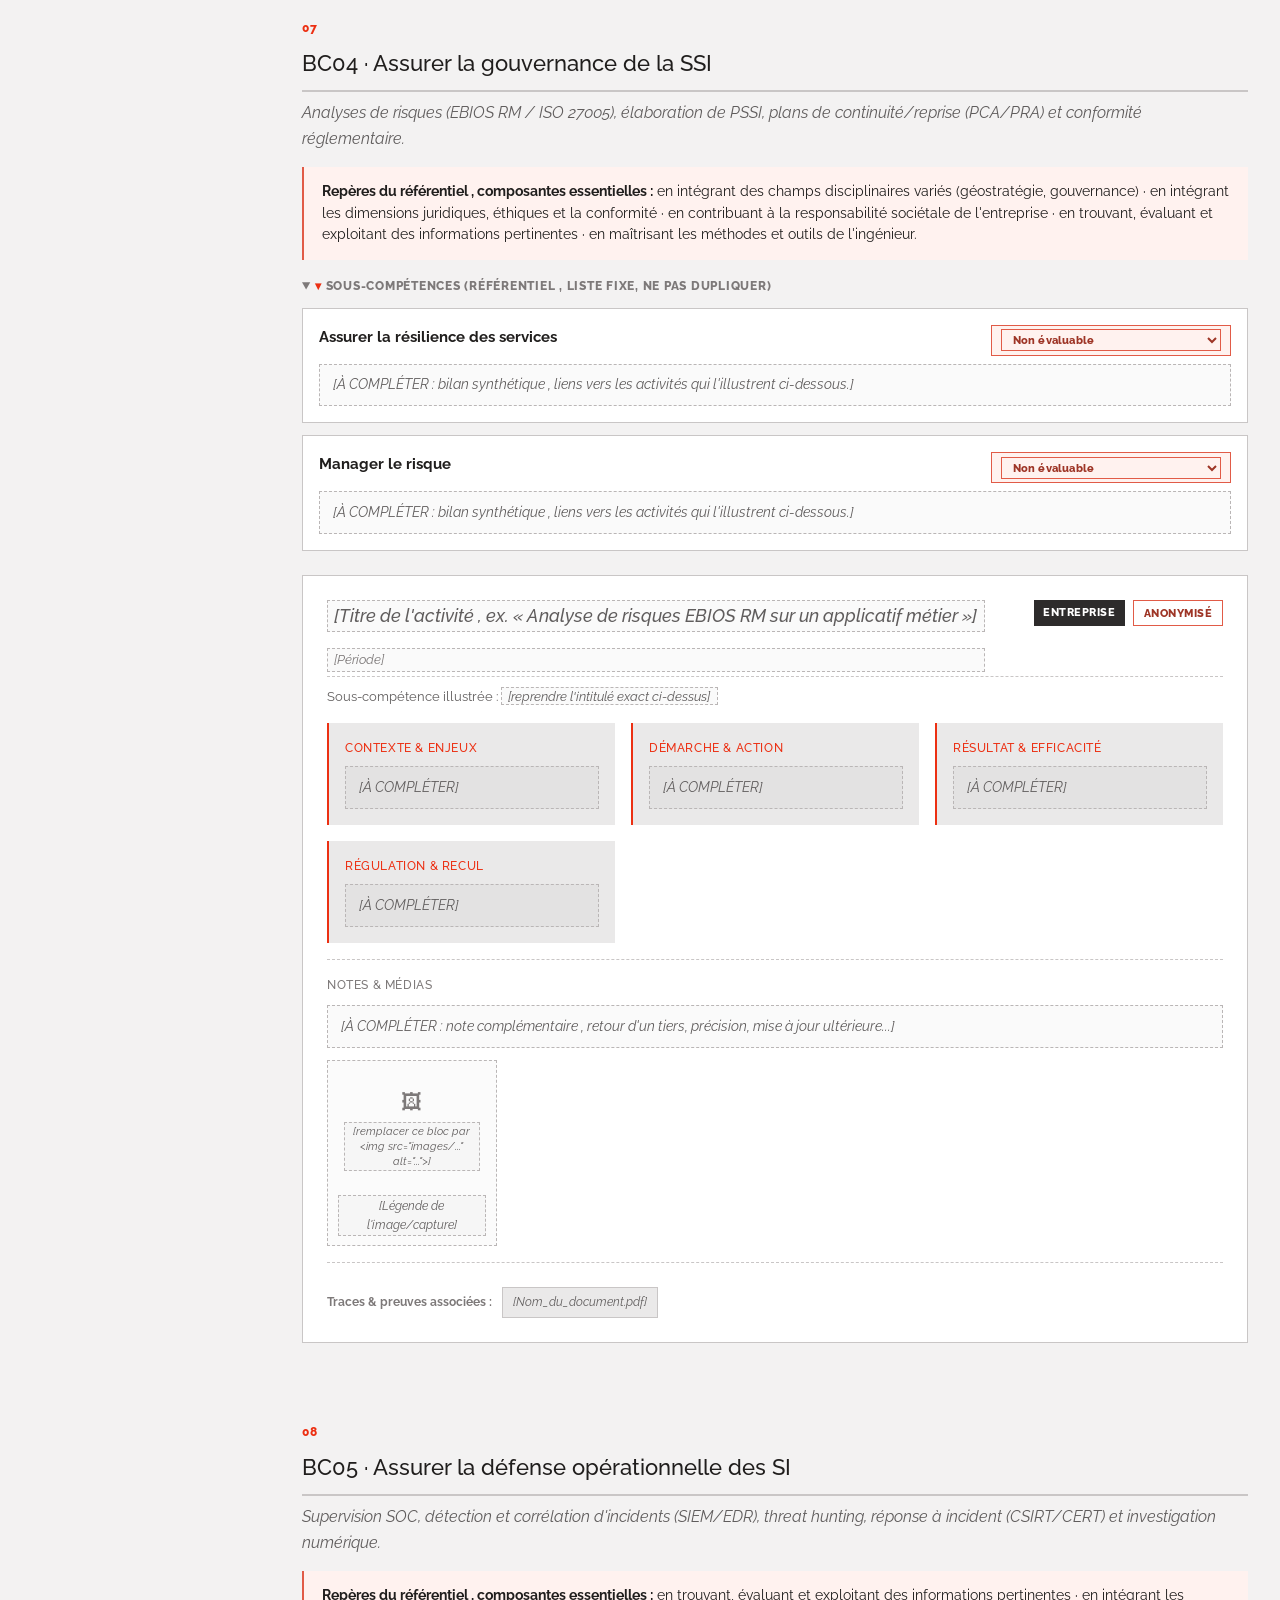
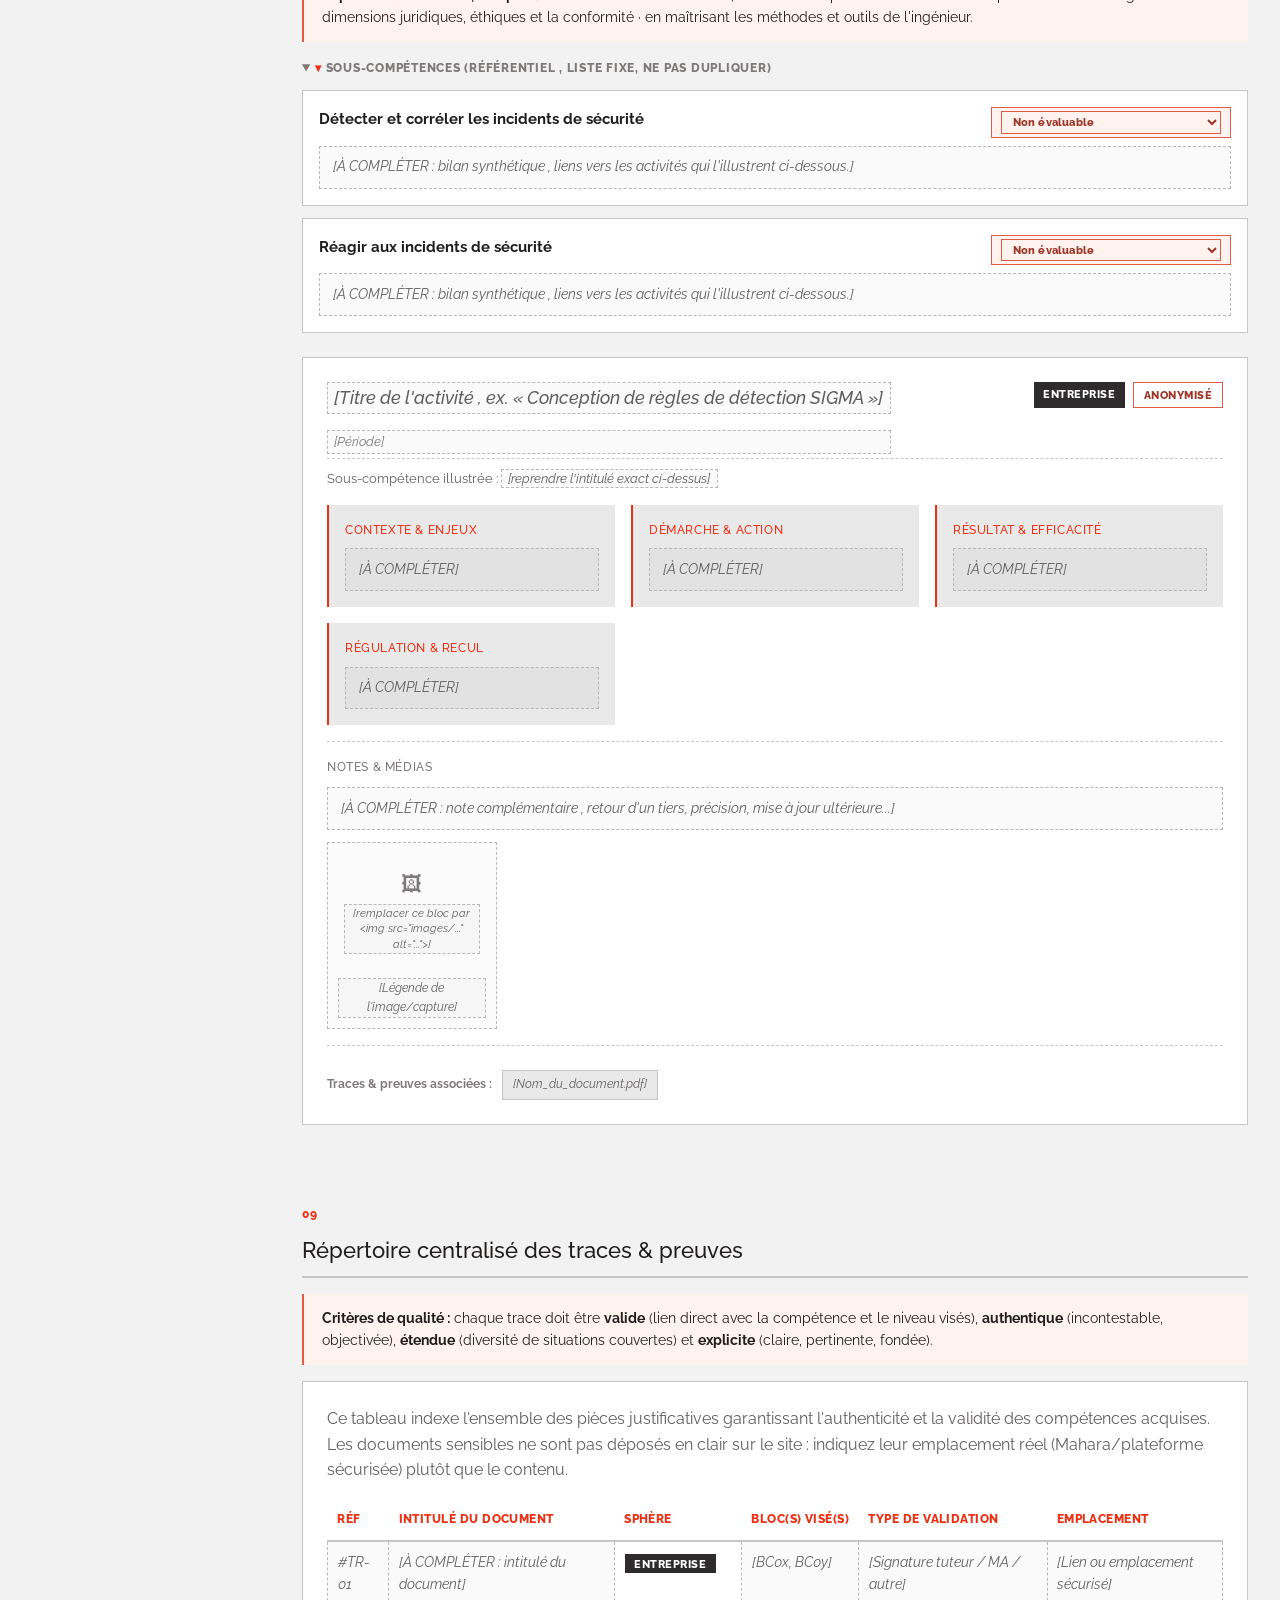
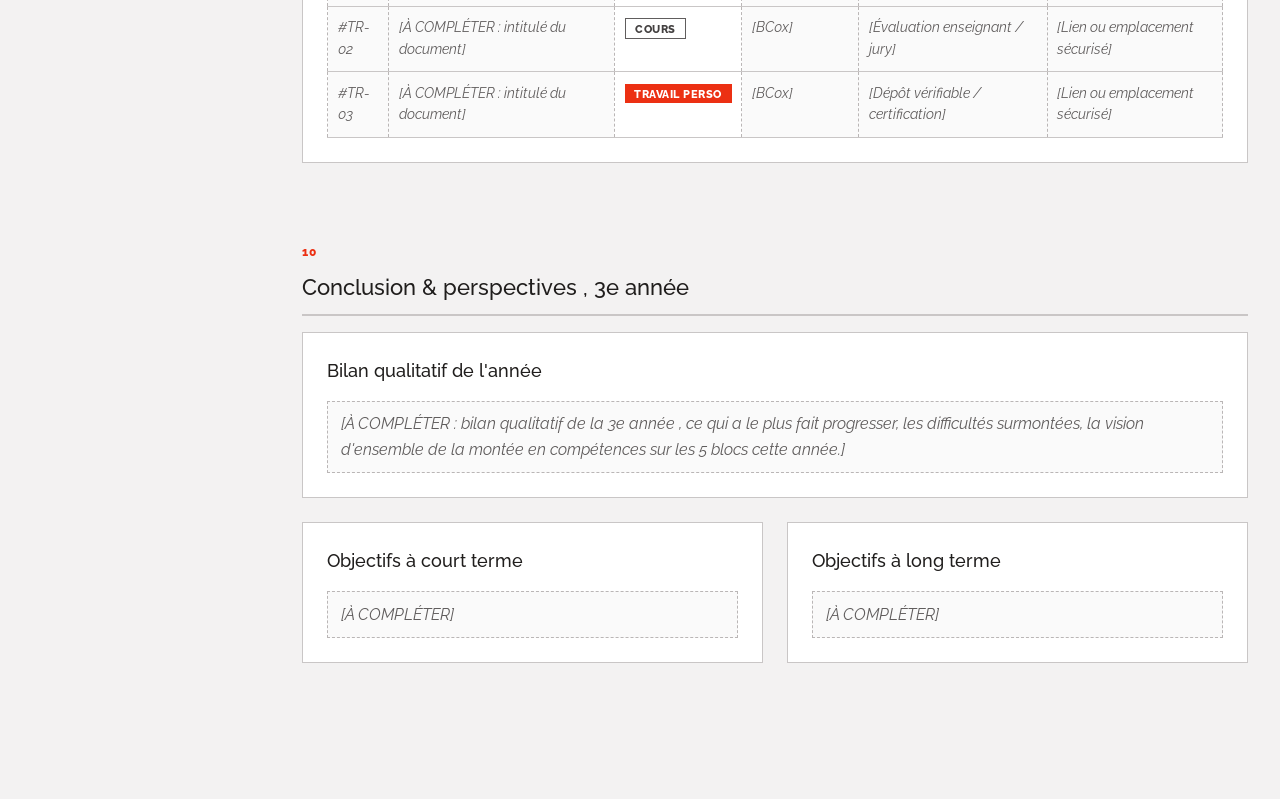
<file: annee-3.html>
<!DOCTYPE html>
<html lang="fr">
<head>
<meta charset="UTF-8" />
<meta name="viewport" content="width=device-width, initial-scale=1.0" />
<title>3e année · e-Portfolio Cyberdéfense | ENSIBS</title>
<meta name="description" content="Bilan de compétences , 3e année , Diplôme ingénieur cyberdéfense ENSIBS" />
<meta name="theme-color" content="#ec3013" />
<link rel="icon" type="image/svg+xml" href="data:image/svg+xml,%3Csvg xmlns='http://www.w3.org/2000/svg' viewBox='0 0 100 100'%3E%3Crect width='100' height='100' fill='%23ec3013'/%3E%3Ctext x='50' y='68' font-family='Arial, Helvetica, sans-serif' font-size='50' font-weight='800' fill='white' text-anchor='middle'%3EAC%3C/text%3E%3C/svg%3E" />
<link rel="preconnect" href="https://fonts.googleapis.com">
<link rel="preconnect" href="https://fonts.gstatic.com" crossorigin>
<link href="https://fonts.googleapis.com/css2?family=Archivo:ital,wght@0,400;0,500;0,600;0,700;0,800;1,400&display=swap" rel="stylesheet">
<link href="https://fonts.googleapis.com/css2?family=Raleway:ital,wght@0,100..900;1,100..900&display=swap" rel="stylesheet">
<link href="https://fonts.googleapis.com/css2?family=Montserrat:ital,wght@0,100..900;1,100..900&family=Raleway:ital,wght@0,100..900;1,100..900&display=swap" rel="stylesheet">
<link rel="stylesheet" href="style.css">
</head>
<body>

<a href="#main-content" class="skip-link">Aller au contenu</a>


<!--Ce fichier est un TEMPLATE : il contient à la fois du contenu
     fixe (référentiel de compétences, structure imposée par les
     consignes ENSIBS) et des zones à remplir, repérables par :

       - le texte entre crochets [À COMPLÉTER : ...]
       - la classe CSS "fill" / "fill-block" (bordure pointillée)

     DUPLICATION : chaque élément répétable (carte d'activité, ligne
     du tableau de preuves, entrée de frise chronologique) est
     encadré par deux commentaires HTML : un marqueur DUPLIQUER au
     début, un marqueur /DUPLIQUER (avec un slash) à la fin du bloc
     à copier-coller.

     Copiez tout ce qui se trouve entre ces deux marqueurs,
     collez-le juste après, puis modifiez le contenu.

     NOTATION & RADAR : chaque sous-compétence se note via un menu
     déroulant à 4 niveaux (Non évaluable / Ne répond pas aux attentes /
     Répond partiellement aux attentes / Répond aux attentes). La moyenne
     par bloc (« Non évaluable » exclu du calcul) est calculée
     automatiquement et alimente le diagramme radar , rien à modifier
     à la main dans le <script>.

     CONFIDENTIALITÉ : cf. la note en haut de page + le mode d'emploi
     dépliable ci-dessous. En résumé : aucune information classifiée
     ou sensible, formulations génériques/anonymisées, faisceau de
     preuves plutôt que détails opérationnels.

     SOUS-COMPÉTENCES : chaque bloc BC01-BC05 liste ses sous-compétences
     officielles (liste fixe, ne pas dupliquer), chacune avec son propre
     niveau qualitatif à choisir dans le menu déroulant. Chaque carte
     d'activité précise quelle sous-compétence elle illustre.

     NOTES & MÉDIAS : bloc optionnel sur une carte d'activité pour une
     note libre + une galerie d'images/captures (voir mode d'emploi).-->


<aside>
  <div class="brand">
    <div class="brand-logo" data-placeholder="+ Logo entreprise" title="Importer le logo de votre entreprise (mode édition)"></div>
    <img src="./images/logo_ensibs.png" alt="Logo ENSIBS" style="height:44px;">
  </div>
  <div class="year-tabs" role="group" aria-label="Changer de page (année ou vue globale)">
    <a class="year-tab active" href="annee-3.html">3<sup>e</sup> année</a>
    <a class="year-tab" href="annee-4.html">4<sup>e</sup> année</a>
    <a class="year-tab" href="annee-5.html">5<sup>e</sup> année</a>
    <a class="year-tab" href="index.html">Vue globale</a>
  </div>

  <div class="nav-group-title">e-Portfolio</div>
  <ul class="nav-links">
    <li><a href="#accueil" class="active">Accueil &amp; Bilan</a></li>
    <li><a href="#parcours">Parcours</a></li>
  </ul>

  <div class="nav-group-title">Référentiel Compétences</div>
  <ul class="nav-links">
    <li><a href="#bc01">BC01 · Posture &amp; Pro</a></li>
    <li><a href="#bc02">BC02 · Projets &amp; Équipe</a></li>
    <li><a href="#bc03">BC03 · Innovation &amp; Sécurité SI</a></li>
    <li><a href="#bc04">BC04 · Gouvernance &amp; Risque</a></li>
    <li><a href="#bc05">BC05 · Défense opérationnelle</a></li>
  </ul>

  <div class="nav-group-title">Annexes</div>
  <ul class="nav-links">
    <li><a href="#preuves">Faisceau de preuves</a></li>
    <li><a href="#conclusion">Conclusion &amp; perspectives</a></li>
  </ul>

  <div class="nav-group-title">Filtrer les activités</div>
  <div class="sphere-filter" role="group" aria-label="Filtrer les cartes d'activité par sphère">
    <button type="button" class="filter-chip active" data-sphere="all">Toutes</button>
    <button type="button" class="filter-chip" data-sphere="ent">Entreprise</button>
    <button type="button" class="filter-chip" data-sphere="cours">Cours</button>
    <button type="button" class="filter-chip" data-sphere="perso">Perso</button>
  </div>

  <div class="sidebar-footer">
    Titre d'onglet : <span class="head-field" id="pageTitleField"></span><br />
    Description (SEO) : <span class="head-field" id="pageDescField"></span><br />
    Dernière mise à jour : <span class="fill">[À COMPLÉTER]</span><br />
    Statut : <span class="fill">[À COMPLÉTER , ex. en cours / prêt pour jury]</span>
  </div>
</aside>

<main id="main-content">

  <section id="accueil">
    <div class="profile-hero">
      <div class="hero-grid">
        <div class="profile-info">
          <p class="hero-eyebrow">e-Portfolio · NOM ECOLE · Nom spécialité· Xe année</p>
          <h1>Prénom Nom</h1>
          <div class="profile-tagline">Nom spécialtié · Promo 20xx · Xe année</div>
          <br>
          <p>
            Bilan de compétences et de formation de la Xe année, qui rassemble les traces de ce
            parcours annuel (entreprise, cours, travail personnel) et les met en regard du référentiel
            de compétences ENSIBS Cyberdéfense.
          </p>
          <div class="actions-bar">
            <button class="btn btn-primary" onclick="window.print()">Exporter en bilan synthétique (PDF)</button>
          </div>
        </div>

        <div class="stat-callout">
          <span class="stat-label">Avancement</span>
          <div class="stat-number"><span id="completion-global-number">0</span></div>
          <p class="stat-caption" id="completion-global-caption" aria-live="polite">
            élément(s) « à compléter » restants sur cette page.
          </p>
        </div>
      </div>
    </div>

    <div class="card identity-card">
      <div class="identity-block">
        <h4>
          <svg xmlns="http://www.w3.org/2000/svg" fill="none" viewBox="0 0 24 24" id="Job-Search-Man--Streamline-Ultimate" height="22" width="22" style="vertical-align:middle; margin-right:2px;" class="icon-pro">
            <path stroke="currentColor" stroke-linecap="round" stroke-linejoin="round" d="M2.21742 14.0197c0.93361 2.1968 2.70166 3.9327 4.91519 4.8259 2.21353 0.8932 4.69119 0.8705 6.88799 -0.0631 2.1968 -0.9336 3.9328 -2.7016 4.826 -4.9152 0.8932 -2.2135 0.8704 -4.69119 -0.0632 -6.88798s-2.7016 -3.93273 -4.9152 -4.82593c-2.2135 -0.8932 -4.69118 -0.8705 -6.88797 0.06311 -2.19679 0.93362 -3.93273 2.70166 -4.82593 4.91519 -0.8932 2.21353 -0.87049 4.69121 0.06312 6.88801Z" stroke-width="1.5"></path>
            <path stroke="currentColor" stroke-linecap="round" stroke-linejoin="round" d="m16.863 16.8652 5.637 5.635" stroke-width="1.5"></path>
            <path stroke="currentColor" stroke-linecap="round" stroke-linejoin="round" d="M7.5 7.5c0 0.79565 0.31607 1.55871 0.87868 2.12132C8.94129 10.1839 9.70435 10.5 10.5 10.5c0.7956 0 1.5587 -0.3161 2.1213 -0.87868 0.5626 -0.56261 0.8787 -1.32567 0.8787 -2.12132s-0.3161 -1.55871 -0.8787 -2.12132C12.0587 4.81607 11.2956 4.5 10.5 4.5c-0.79565 0 -1.55871 0.31607 -2.12132 0.87868C7.81607 5.94129 7.5 6.70435 7.5 7.5Z" stroke-width="1.5"></path>
            <path stroke="currentColor" stroke-linecap="round" stroke-linejoin="round" d="M10.5 12v4.5" stroke-width="1.5"></path>
            <path stroke="currentColor" stroke-linecap="round" stroke-linejoin="round" d="M14.724 14.9998c-0.3057 -0.8767 -0.8766 -1.6365 -1.6336 -2.1742 -0.7569 -0.5377 -1.6624 -0.8266 -2.5909 -0.8266 -0.92846 0 -1.83394 0.2889 -2.59089 0.8266 -0.75695 0.5377 -1.32786 1.2975 -1.63359 2.1742" stroke-width="1.5"></path>
          </svg>
        Comment je me définis cette année
        </h4>
        <p class="fill-block">[À COMPLÉTER : comment vous définiriez-vous comme professionnel de la
        cyberdéfense cette année ? Ce qui vous anime dans ce métier, vos valeurs, la manière dont
        vous abordez les problèmes , pas une liste de compétences techniques, une posture.]</p>
      </div>
      <div class="identity-block">
        <h4>
          <svg xmlns="http://www.w3.org/2000/svg" fill="none" viewBox="0 0 24 24" id="Idea-Strategy--Streamline-Ultimate" height="22" width="22" style="vertical-align:middle; margin-right:2px;" class="icon-idea">
            <path stroke="currentColor" stroke-linecap="round" stroke-linejoin="round" d="M0.801025 20.6369c0 0.693 0.275295 1.3577 0.765335 1.8477 0.49003 0.49 1.15465 0.7653 1.84767 0.7653 0.69301 0 1.35763 -0.2753 1.84767 -0.7653 0.49003 -0.49 0.76533 -1.1547 0.76533 -1.8477 0 -0.693 -0.2753 -1.3576 -0.76533 -1.8476 -0.49004 -0.4901 -1.15466 -0.7654 -1.84767 -0.7654 -0.69302 0 -1.35764 0.2753 -1.84767 0.7654 -0.49004 0.49 -0.765335 1.1546 -0.765335 1.8476Z" stroke-width="1.5"></path>
            <path stroke="currentColor" stroke-linecap="round" stroke-linejoin="round" d="M9.51099 18.1699H14.488v4.977H9.51099v-4.977Z" stroke-width="1.5"></path>
            <path stroke="currentColor" stroke-linecap="round" stroke-linejoin="round" d="M23.199 23.1469h-5.973l2.986 -5.475 2.987 5.475Z" stroke-width="1.5"></path>
            <path stroke="currentColor" stroke-linecap="round" stroke-linejoin="round" d="M15.733 4.58514c0.0012 -0.6733 -0.1798 -1.33439 -0.5237 -1.91323 -0.3439 -0.57884 -0.838 -1.05389 -1.4299 -1.37483 -0.5919 -0.320941 -1.2595 -0.475824 -1.9323 -0.448243 -0.6727 0.027581 -1.3255 0.236593 -1.88911 0.604913 -0.56364 0.36831 -1.01716 0.88221 -1.31255 1.48726 -0.29538 0.60505 -0.42162 1.27873 -0.36535 1.94968 0.05627 0.67095 0.29296 1.31419 0.685 1.86159 0.39204 0.5474 0.92483 0.97857 1.54191 1.24786v1.811h2.986v-1.811c0.665 -0.28976 1.2311 -0.76714 1.6289 -1.37368 0.3979 -0.60655 0.6103 -1.31594 0.6111 -2.04132Z" stroke-width="1.5"></path>
            <path stroke="currentColor" stroke-linecap="round" stroke-linejoin="round" d="M3.539 15.4318v-2.488h16.922v2.488" stroke-width="1.5"></path>
            <path stroke="currentColor" stroke-linecap="round" stroke-linejoin="round" d="M19.775 5.229h1.493" stroke-width="1.5"></path>
            <path stroke="currentColor" stroke-linecap="round" stroke-linejoin="round" d="m19.466 8.65283 1.055 1.056" stroke-width="1.5"></path>
            <path stroke="currentColor" stroke-linecap="round" stroke-linejoin="round" d="M19.466 1.806 20.521 0.75" stroke-width="1.5"></path>
            <path stroke="currentColor" stroke-linecap="round" stroke-linejoin="round" d="M4.22499 5.229h-1.493" stroke-width="1.5"></path>
            <path stroke="currentColor" stroke-linecap="round" stroke-linejoin="round" d="m4.53403 8.65283 -1.056 1.056" stroke-width="1.5"></path>
            <path stroke="currentColor" stroke-linecap="round" stroke-linejoin="round" d="M4.53403 1.806 3.47803 0.75" stroke-width="1.5"></path>
            <path stroke="currentColor" stroke-linecap="round" stroke-linejoin="round" d="M12 9.81104V14.935" stroke-width="1.5"></path>
          </svg>
          Ce que ce bloc doit démontrer
        </h4>
        <p class="fill-block">[À COMPLÉTER : au-delà des missions listées bloc par bloc, quelle
        trajectoire et quelle façon de raisonner voulez-vous que le jury retienne à la lecture de
        cette année ?]</p>
      </div>
      <div class="identity-block">
        <h4>
          <svg xmlns="http://www.w3.org/2000/svg" fill="none" viewBox="0 0 24 24" height="22" width="22" style="vertical-align:middle; margin-right:2px;" class="icon-inspiration">
            <path stroke="currentColor" stroke-linecap="round" stroke-linejoin="round" d="M3.5 12S6.9 7 12 7s8.5 5 8.5 5 -3.4 5 -8.5 5 -8.5 -5 -8.5 -5Z" stroke-width="1.5"></path>
            <path stroke="currentColor" stroke-linecap="round" stroke-linejoin="round" d="M12 10s2 0 2 2c0 0 0 2 -2 2 0 0 -2 0 -2 -2 0 0 0 -2 2 -2Z" stroke-width="1.5"></path>
            <path stroke="currentColor" stroke-linecap="round" stroke-linejoin="round" d="M0.75 4.5V2.25c0 -0.39782 0.158035 -0.77936 0.43934 -1.06066C1.47064 0.908035 1.85218 0.75 2.25 0.75H4.5" stroke-width="1.5"></path>
            <path stroke="currentColor" stroke-linecap="round" stroke-linejoin="round" d="M23.25 4.5V2.25c0 -0.39782 -0.158 -0.77936 -0.4393 -1.06066C22.5294 0.908035 22.1478 0.75 21.75 0.75H19.5" stroke-width="1.5"></path>
            <path stroke="currentColor" stroke-linecap="round" stroke-linejoin="round" d="M0.75 19.5v2.25c0 0.3978 0.158035 0.7794 0.43934 1.0607 0.2813 0.2813 0.66284 0.4393 1.06066 0.4393H4.5" stroke-width="1.5"></path>
            <path stroke="currentColor" stroke-linecap="round" stroke-linejoin="round" d="M23.25 19.5v2.25c0 0.3978 -0.158 0.7794 -0.4393 1.0607s-0.6629 0.4393 -1.0607 0.4393H19.5" stroke-width="1.5"></path>
          </svg>
            Sources d’inspiration cette année
        </h4>
        <p class="fill-block">[À COMPLÉTER : professionnels, expériences, lectures ou rencontres qui,
        cette année, ont marqué votre vision du métier.]</p>
      </div>
    </div>

    <div class="confidential-notice">
      <strong>Note de confidentialité &amp; discrétion professionnelle.</strong>
      Ce portfolio est soumis au secret des affaires, à d'éventuelles clauses de confidentialité
      contractuelle et, le cas échéant, au secret défense : il ne décrit ni opérations, ni systèmes,
      ni données sensibles. Les missions présentées le sont sous forme <em>anonymisée / déclassifiée /
      généralisée</em> (formulations génériques, schémas simplifiés, produits/systèmes non nommés),
      en se concentrant sur la démarche d'ingénieur et les compétences transférables plutôt que sur
      les détails opérationnels. Chaque trace potentiellement sensible a été relue selon ce principe
      avant intégration. <span class="fill">[À COMPLÉTER si nécessaire : mention d'une validation
      par le FSD/RSSI de l'entreprise, ou d'un accord de confidentialité type signé par la direction
      ENSIBS]</span>.
    </div>

    <details class="howto">
      <summary>Mode d'emploi de ce template (cliquer pour déplier)</summary>
      <div class="howto-content">
        <h4>Légende des badges</h4>
        <p class="badges-legend">
          <span class="badge badge-ent">Entreprise</span> mission/projet en entreprise &nbsp;·&nbsp;
          <span class="badge badge-cours">Cours</span> projet, TP, étude de cas, CTF académique &nbsp;·&nbsp;
          <span class="badge badge-perso">Travail perso</span> homelab, CTF, certification, contribution &nbsp;·&nbsp;
          <span class="badge badge-anon">Anonymisé</span> contenu généralisé/déclassifié
        </p>
        <h4>Sous-compétences</h4>
        <p>
          Chaque bloc BC01-BC05 liste ses sous-compétences officielles du référentiel RNCP
         , chacune avec son
          propre niveau visé/atteint. Cette liste est fixe (ne pas la dupliquer) : sur chaque carte
          d'activité, indiquez simplement quelle sous-compétence elle illustre.
        </p>
        <h4>Notes &amp; médias</h4>
        <p>
          Une carte d'activité peut recevoir un bloc « Notes &amp; médias » : une note libre
          (complément, retour d'un tiers reçu après coup, mise à jour) et une galerie de vignettes.
          Pour ajouter une vraie image, remplacez le contenu de <code>.media-placeholder</code> par
          <code>&lt;img src="images/mon-fichier.png" alt="..."&gt;</code>. Ce bloc n'est présent que sur
          une carte d'exemple par section BC0x : copiez-le (encadré par les mêmes marqueurs
          DUPLIQUER que les vignettes) dans n'importe quelle autre carte.
        </p>
        <h4>Notation &amp; radar de compétences</h4>
        <p>
          Chaque sous-compétence se note directement via son menu déroulant : Non évaluable ·
          Ne répond pas aux attentes · Répond partiellement aux attentes · Répond aux attentes.
          La moyenne de chaque bloc BC01-BC05 (« Non évaluable » n'est pas compté dans le calcul) est
          recalculée automatiquement à chaque changement et alimente le diagramme radar ci-dessous ,
          aucune manipulation du code n'est nécessaire. Ces notes sont enregistrées dans ce
          navigateur (localStorage) ; la page index.html (Vue globale) les relit automatiquement pour
          superposer les 3 années, à condition d'avoir déjà ouvert chaque page annee-X.html au moins
          une fois sur cet appareil.
        </p>
        <h4>Indicateur de complétion</h4>
        <p>
          Un point orange apparaît automatiquement à côté de chaque lien du menu (et un compteur
          sous chaque bloc en page d'accueil) tant qu'il reste des
          <span class="fill">[À COMPLÉTER]</span> dans la section ; il disparaît entièrement une
          fois la section complète.
        </p>
        <h4>Filtrer les activités par sphère</h4>
        <p>
          Les boutons « Toutes / Entreprise / Cours / Perso » dans le menu latéral masquent les
          cartes d'activité qui ne correspondent pas à la sélection, sur cette page. L'export PDF
          (impression) ignore le filtre et affiche toujours l'intégralité du contenu.
        </p>
      </div>
    </details>

    <h2 class="numbered-heading">Bilan de compétences , 3e année (diagramme radar)</h2>
    <p>
      Visualisation synthétique du niveau d'autonomie visé/atteint sur cette année du cursus
      (4 niveaux : Non évaluable, Ne répond pas aux attentes, Répond partiellement aux attentes, Répond aux attentes). Retrouvez l'évolution complète sur
      la <a href="index.html">Vue globale</a>.
    </p>
    <div class="radar-wrapper">
      <canvas id="radarCanvas" width="480" height="380" role="img"
        aria-label="Diagramme radar du niveau de compétences par bloc pour la 3e année, 4 niveaux : non évaluable, ne répond pas aux attentes, répond partiellement aux attentes, répond aux attentes.">
        Diagramme radar illustrant le niveau atteint sur les blocs BC01 à BC05 pour la 3e année
        (4 niveaux qualitatifs). Le détail chiffré est disponible dans la section « Vue d'ensemble par bloc ».
      </canvas>
    </div>

    <h2 class="numbered-heading">Vue d'ensemble par bloc</h2>
    <div class="overview-grid">

      <a href="#bc01" class="overview-card">
        <div class="overview-card-head">
          <span class="overview-code">BC01</span>
          <span class="level-badge">Moyenne : <span class="bc-average is-na" data-bc-avg="bc01">Non évaluable</span></span>
        </div>
        <h4>Se comporter en professionnel agile et responsable</h4>
        <p class="fill-block">[À COMPLÉTER : une phrase de bilan synthétique sur ce bloc, pour la 3e année]</p>
        <span class="completion-count" data-target="bc01"></span>
      </a>

      <a href="#bc02" class="overview-card">
        <div class="overview-card-head">
          <span class="overview-code">BC02</span>
          <span class="level-badge">Moyenne : <span class="bc-average is-na" data-bc-avg="bc02">Non évaluable</span></span>
        </div>
        <h4>Collaborer, conduire des projets et manager des équipes</h4>
        <p class="fill-block">[À COMPLÉTER : une phrase de bilan synthétique sur ce bloc, pour la 3e année]</p>
        <span class="completion-count" data-target="bc02"></span>
      </a>

      <a href="#bc03" class="overview-card">
        <div class="overview-card-head">
          <span class="overview-code">BC03</span>
          <span class="level-badge">Moyenne : <span class="bc-average is-na" data-bc-avg="bc03">Non évaluable</span></span>
        </div>
        <h4>Concilier innovation, performance et sécurité des SI</h4>
        <p class="fill-block">[À COMPLÉTER : une phrase de bilan synthétique sur ce bloc, pour la 3e année]</p>
        <span class="completion-count" data-target="bc03"></span>
      </a>

      <a href="#bc04" class="overview-card">
        <div class="overview-card-head">
          <span class="overview-code">BC04</span>
          <span class="level-badge">Moyenne : <span class="bc-average is-na" data-bc-avg="bc04">Non évaluable</span></span>
        </div>
        <h4>Assurer la gouvernance de la SSI</h4>
        <p class="fill-block">[À COMPLÉTER : une phrase de bilan synthétique sur ce bloc, pour la 3e année]</p>
        <span class="completion-count" data-target="bc04"></span>
      </a>

      <a href="#bc05" class="overview-card">
        <div class="overview-card-head">
          <span class="overview-code">BC05</span>
          <span class="level-badge">Moyenne : <span class="bc-average is-na" data-bc-avg="bc05">Non évaluable</span></span>
        </div>
        <h4>Assurer la défense opérationnelle des SI</h4>
        <p class="fill-block">[À COMPLÉTER : une phrase de bilan synthétique sur ce bloc, pour la 3e année]</p>
        <span class="completion-count" data-target="bc05"></span>
      </a>

    </div>
  </section>

  <section id="parcours">
    <h2 class="numbered-heading">Parcours , 3e année</h2>
    <p>Frise chronologique de la 3e année : missions, cours et activités personnelles marquantes, semestre par semestre.</p>

    <ol class="timeline">

      <!-- DUPLIQUER: entrée de frise chronologique -->
      <li class="timeline-item">
        <div class="timeline-period fill">[S5]</div>
        <div class="timeline-body">
          <div class="timeline-title-row">
            <h4 class="fill">[À COMPLÉTER : titre de l'événement/mission]</h4>
            <span class="badge badge-ent">Entreprise</span>
          </div>
          <p class="fill-block">[À COMPLÉTER : une ou deux phrases de contexte]</p>
          <a href="#bc01" class="trace-item">→ Voir bloc lié</a>
        </div>
      </li>
      <!-- /DUPLIQUER -->

      <li class="timeline-item">
        <div class="timeline-period fill">[S6]</div>
        <div class="timeline-body">
          <div class="timeline-title-row">
            <h4 class="fill">[À COMPLÉTER : titre de l'événement/cours]</h4>
            <span class="badge badge-cours">Cours</span>
          </div>
          <p class="fill-block">[À COMPLÉTER : une ou deux phrases de contexte]</p>
          <a href="#bc03" class="trace-item">→ Voir bloc lié</a>
        </div>
      </li>

    </ol>
  </section>

  <section id="bc01">
    <h2 class="numbered-heading">BC01 · Se comporter en professionnel agile et responsable</h2>
    <p class="section-intro"><em>Comprendre l'écosystème, adopter une démarche éthique, respecter la santé/sécurité, actualiser ses connaissances et prendre du recul sur ses actions.</em></p>

    <div class="reference-box">
      <strong>Repères du référentiel , composantes essentielles :</strong> en prenant du recul sur ses
      actions · en travaillant en autonomie · en prenant des initiatives · en étant curieux/se et
      ouvert · en intégrant une approche éthique.
    </div>

    <details class="subcompetences" open>
      <summary>Sous-compétences (référentiel , liste fixe, ne pas dupliquer)</summary>

      <div class="subcompetence-card">
        <div class="subcompetence-head">
          <h4>Savoir évaluer ses aptitudes et respecter les points clés de sa personnalité</h4>
          <span class="level-badge"><select class="level-select" data-bc="bc01" id="rating-bc01-0" aria-label="Niveau atteint pour cette sous-compétence"><option value="0">Non évaluable</option><option value="1">Ne répond pas aux attentes</option><option value="2">Répond partiellement aux attentes</option><option value="3">Répond aux attentes</option></select></span>
        </div>
        <p class="fill-block">[À COMPLÉTER : bilan synthétique , liens vers les activités qui l'illustrent ci-dessous.]</p>
      </div>

      <div class="subcompetence-card">
        <div class="subcompetence-head">
          <h4>Savoir actualiser ses connaissances et partager ses acquis</h4>
          <span class="level-badge"><select class="level-select" data-bc="bc01" id="rating-bc01-1" aria-label="Niveau atteint pour cette sous-compétence"><option value="0">Non évaluable</option><option value="1">Ne répond pas aux attentes</option><option value="2">Répond partiellement aux attentes</option><option value="3">Répond aux attentes</option></select></span>
        </div>
        <p class="fill-block">[À COMPLÉTER : bilan synthétique , liens vers les activités qui l'illustrent ci-dessous.]</p>
      </div>

      <div class="subcompetence-card">
        <div class="subcompetence-head">
          <h4>Être capable d’appréhender les valeurs d’une culture étrangère</h4>
          <span class="level-badge"><select class="level-select" data-bc="bc01" id="rating-bc01-2" aria-label="Niveau atteint pour cette sous-compétence"><option value="0">Non évaluable</option><option value="1">Ne répond pas aux attentes</option><option value="2">Répond partiellement aux attentes</option><option value="3">Répond aux attentes</option></select></span>
        </div>
        <p class="fill-block">[À COMPLÉTER : bilan synthétique , liens vers les activités qui l'illustrent ci-dessous.]</p>
      </div>

      <div class="subcompetence-card">
        <div class="subcompetence-head">
          <h4>Connaître la démarche entrepreneuriale et intrapreneuriale ; savoir en apprécier les risques</h4>
          <span class="level-badge"><select class="level-select" data-bc="bc01" id="rating-bc01-3" aria-label="Niveau atteint pour cette sous-compétence"><option value="0">Non évaluable</option><option value="1">Ne répond pas aux attentes</option><option value="2">Répond partiellement aux attentes</option><option value="3">Répond aux attentes</option></select></span>
        </div>
        <p class="fill-block">[À COMPLÉTER : bilan synthétique , liens vers les activités qui l'illustrent ci-dessous.]</p>
      </div>

      <div class="subcompetence-card">
        <div class="subcompetence-head">
          <h4>Connaître et entraîner la démarche d’innovation au sein de l’entreprise, en déployer les outils</h4>
          <span class="level-badge"><select class="level-select" data-bc="bc01" id="rating-bc01-4" aria-label="Niveau atteint pour cette sous-compétence"><option value="0">Non évaluable</option><option value="1">Ne répond pas aux attentes</option><option value="2">Répond partiellement aux attentes</option><option value="3">Répond aux attentes</option></select></span>
        </div>
        <p class="fill-block">[À COMPLÉTER : bilan synthétique , liens vers les activités qui l'illustrent ci-dessous.]</p>
      </div>

      <div class="subcompetence-card">
        <div class="subcompetence-head">
          <h4>Discerner le bon niveau de communication selon l’interlocuteur et savoir se faire comprendre</h4>
          <span class="level-badge"><select class="level-select" data-bc="bc01" id="rating-bc01-5" aria-label="Niveau atteint pour cette sous-compétence"><option value="0">Non évaluable</option><option value="1">Ne répond pas aux attentes</option><option value="2">Répond partiellement aux attentes</option><option value="3">Répond aux attentes</option></select></span>
        </div>
        <p class="fill-block">[À COMPLÉTER : bilan synthétique , liens vers les activités qui l'illustrent ci-dessous.]</p>
      </div>

      <div class="subcompetence-card">
        <div class="subcompetence-head">
          <h4>Savoir décoder l’écosystème professionnel dans toutes ses dimensions : culturelles, organisationnelles</h4>
          <span class="level-badge"><select class="level-select" data-bc="bc01" id="rating-bc01-6" aria-label="Niveau atteint pour cette sous-compétence"><option value="0">Non évaluable</option><option value="1">Ne répond pas aux attentes</option><option value="2">Répond partiellement aux attentes</option><option value="3">Répond aux attentes</option></select></span>
        </div>
        <p class="fill-block">[À COMPLÉTER : bilan synthétique , liens vers les activités qui l'illustrent ci-dessous.]</p>
      </div>
      <div class="subcompetence-card">
        <div class="subcompetence-head">
          <h4>Intégrer des champs disciplinaires variés comme réponse aux besoins de la société</h4>
          <span class="level-badge"><select class="level-select" data-bc="bc01" id="rating-bc01-7" aria-label="Niveau atteint pour cette sous-compétence"><option value="0">Non évaluable</option><option value="1">Ne répond pas aux attentes</option><option value="2">Répond partiellement aux attentes</option><option value="3">Répond aux attentes</option></select></span>
        </div>
        <p class="fill-block">[À COMPLÉTER : bilan synthétique , liens vers les activités qui l'illustrent ci-dessous.]</p>
      </div>

      <div class="subcompetence-card">
        <div class="subcompetence-head">
          <h4>Connaître l’économie et les enjeux des marchés mondialisés</h4>
          <span class="level-badge"><select class="level-select" data-bc="bc01" id="rating-bc01-8" aria-label="Niveau atteint pour cette sous-compétence"><option value="0">Non évaluable</option><option value="1">Ne répond pas aux attentes</option><option value="2">Répond partiellement aux attentes</option><option value="3">Répond aux attentes</option></select></span>
        </div>
        <p class="fill-block">[À COMPLÉTER : bilan synthétique , liens vers les activités qui l'illustrent ci-dessous.]</p>
      </div>
      <div class="subcompetence-card">
        <div class="subcompetence-head">
          <h4>Intégrer le développement durable dans l’ensemble de ses missions</h4>
          <span class="level-badge"><select class="level-select" data-bc="bc01" id="rating-bc01-9" aria-label="Niveau atteint pour cette sous-compétence"><option value="0">Non évaluable</option><option value="1">Ne répond pas aux attentes</option><option value="2">Répond partiellement aux attentes</option><option value="3">Répond aux attentes</option></select></span>
        </div>
        <p class="fill-block">[À COMPLÉTER : bilan synthétique , liens vers les activités qui l'illustrent ci-dessous.]</p>
      </div>

      <div class="subcompetence-card">
        <div class="subcompetence-head">
          <h4>Connaître le fonctionnement des organisations et des relations sociales au travail</h4>
          <span class="level-badge"><select class="level-select" data-bc="bc01" id="rating-bc01-10" aria-label="Niveau atteint pour cette sous-compétence"><option value="0">Non évaluable</option><option value="1">Ne répond pas aux attentes</option><option value="2">Répond partiellement aux attentes</option><option value="3">Répond aux attentes</option></select></span>
        </div>
        <p class="fill-block">[À COMPLÉTER : bilan synthétique , liens vers les activités qui l'illustrent ci-dessous.]</p>
      </div>
      <div class="subcompetence-card">
        <div class="subcompetence-head">
          <h4>Promouvoir la culture sécurité en adoptant des pratiques managériales respectant la santé physique</h4>
          <span class="level-badge"><select class="level-select" data-bc="bc01" id="rating-bc01-11" aria-label="Niveau atteint pour cette sous-compétence"><option value="0">Non évaluable</option><option value="1">Ne répond pas aux attentes</option><option value="2">Répond partiellement aux attentes</option><option value="3">Répond aux attentes</option></select></span>
        </div>
        <p class="fill-block">[À COMPLÉTER : bilan synthétique , liens vers les activités qui l'illustrent ci-dessous.]</p>
      </div>

      <div class="subcompetence-card">
        <div class="subcompetence-head">
          <h4>Participer à l’amélioration du management de l’entreprise en intégrant les dimensions juridiques</h4>
          <span class="level-badge"><select class="level-select" data-bc="bc01" id="rating-bc01-12" aria-label="Niveau atteint pour cette sous-compétence"><option value="0">Non évaluable</option><option value="1">Ne répond pas aux attentes</option><option value="2">Répond partiellement aux attentes</option><option value="3">Répond aux attentes</option></select></span>
        </div>
        <p class="fill-block">[À COMPLÉTER : bilan synthétique , liens vers les activités qui l'illustrent ci-dessous.]</p>
      </div>
      <div class="subcompetence-card">
        <div class="subcompetence-head">
          <h4>Tisser des liens avec les communautés</h4>
          <span class="level-badge"><select class="level-select" data-bc="bc01" id="rating-bc01-13" aria-label="Niveau atteint pour cette sous-compétence"><option value="0">Non évaluable</option><option value="1">Ne répond pas aux attentes</option><option value="2">Répond partiellement aux attentes</option><option value="3">Répond aux attentes</option></select></span>
        </div>
        <p class="fill-block">[À COMPLÉTER : bilan synthétique , liens vers les activités qui l'illustrent ci-dessous.]</p>
      </div>
    </details>

    <!-- DUPLIQUER: carte d'activité BC01 -->
    <div class="activity-card">
      <div class="activity-header">
        <div>
          <h3 class="fill">[Titre de l'activité , ex. « Conduite d'une veille sur une menace émergente »]</h3>
          <div class="activity-period fill">[Période, ex. S5]</div>
        </div>
        <div class="badges">
          <span class="badge badge-ent">Entreprise</span>
          <span class="badge badge-anon">Anonymisé</span>
        </div>
      </div>
      <div class="activity-competence">Sous-compétence illustrée : <span class="fill">[reprendre l'intitulé exact ci-dessus]</span></div>

      <div class="reflexive-grid">
        <div class="reflexive-box">
          <h4>Contexte &amp; enjeux</h4>
          <p class="fill-block">[À COMPLÉTER : problématique, enjeux, timing , formulation générique si nécessaire]</p>
        </div>
        <div class="reflexive-box">
          <h4>Démarche &amp; action</h4>
          <p class="fill-block">[À COMPLÉTER : mission, acteurs, méthodes/outils mobilisés, étapes]</p>
        </div>
        <div class="reflexive-box">
          <h4>Résultat &amp; efficacité</h4>
          <p class="fill-block">[À COMPLÉTER : résultat, validation par un tiers, ressenti]</p>
        </div>
        <div class="reflexive-box">
          <h4>Régulation &amp; recul</h4>
          <p class="fill-block">[À COMPLÉTER : ce qui a été corrigé, ce qui est généralisable, compétences mobilisées]</p>
        </div>
      </div>

      <div class="activity-media">
        <h4 class="media-title">Notes &amp; médias</h4>
        <p class="fill-block">[À COMPLÉTER : note complémentaire , retour d'un tiers, précision, mise à jour ultérieure...]</p>
        <div class="media-gallery">
          <!-- DUPLIQUER: vignette média -->
          <figure class="media-item">
            <div class="media-placeholder">🖼<span class="fill">[remplacer ce bloc par &lt;img src="images/..." alt="..."&gt;]</span></div>
            <figcaption class="fill">[Légende de l'image/capture]</figcaption>
          </figure>
          <!-- /DUPLIQUER -->
        </div>
      </div>

      <div class="traces-list">
        <span>Traces &amp; preuves associées :</span>
        <a href="#preuves" class="trace-item fill">[Nom_du_document.pdf]</a>
      </div>
    </div>
    <!-- /DUPLIQUER -->

  </section>

  <section id="bc02">
    <h2 class="numbered-heading">BC02 · Collaborer, conduire des projets et manager des équipes</h2>
    <p class="section-intro"><em>Pilotage de projet, animation multidisciplinaire, chiffrage et gestion des risques contractuels/techniques, en français et en anglais.</em></p>

    <div class="reference-box">
      <strong>Repères du référentiel , composantes essentielles :</strong> en communiquant de manière
      pertinente · en s'adaptant au contexte · en assurant tout ou partie du management.
    </div>

    <details class="subcompetences" open>
      <summary>Sous-compétences (référentiel , liste fixe, ne pas dupliquer)</summary>

      <div class="subcompetence-card">
        <div class="subcompetence-head">
          <h4>Savoir planifier des projets et les piloter dans la durée par la mise en place d’indicateurs pertinents.</h4>
          <span class="level-badge"><select class="level-select" data-bc="bc02" id="rating-bc02-0" aria-label="Niveau atteint pour cette sous-compétence"><option value="0">Non évaluable</option><option value="1">Ne répond pas aux attentes</option><option value="2">Répond partiellement aux attentes</option><option value="3">Répond aux attentes</option></select></span>
        </div>
        <p class="fill-block">[À COMPLÉTER : bilan synthétique , liens vers les activités qui l'illustrent ci-dessous.]</p>
      </div>

      <div class="subcompetence-card">
        <div class="subcompetence-head">
          <h4>Savoir gérer les relations clients ou fournisseurs dans les dimensions contractuelles, techniques, etc.</h4>
          <span class="level-badge"><select class="level-select" data-bc="bc02" id="rating-bc02-1" aria-label="Niveau atteint pour cette sous-compétence"><option value="0">Non évaluable</option><option value="1">Ne répond pas aux attentes</option><option value="2">Répond partiellement aux attentes</option><option value="3">Répond aux attentes</option></select></span>
        </div>
        <p class="fill-block">[À COMPLÉTER : bilan synthétique , liens vers les activités qui l'illustrent ci-dessous.]</p>
      </div>

      <div class="subcompetence-card">
        <div class="subcompetence-head">
          <h4>Intégrer systématiquement la dimension économique dans l’ensemble de ses missions.</h4>
          <span class="level-badge"><select class="level-select" data-bc="bc02" id="rating-bc02-2" aria-label="Niveau atteint pour cette sous-compétence"><option value="0">Non évaluable</option><option value="1">Ne répond pas aux attentes</option><option value="2">Répond partiellement aux attentes</option><option value="3">Répond aux attentes</option></select></span>
        </div>
        <p class="fill-block">[À COMPLÉTER : bilan synthétique , liens vers les activités qui l'illustrent ci-dessous.]</p>
      </div>

      <div class="subcompetence-card">
        <div class="subcompetence-head">
          <h4>Savoir communiquer et organiser la communication à tous les niveaux de l’organisation, y compris communication de crise.</h4>
          <span class="level-badge"><select class="level-select" data-bc="bc02" id="rating-bc02-3" aria-label="Niveau atteint pour cette sous-compétence"><option value="0">Non évaluable</option><option value="1">Ne répond pas aux attentes</option><option value="2">Répond partiellement aux attentes</option><option value="3">Répond aux attentes</option></select></span>
        </div>
        <p class="fill-block">[À COMPLÉTER : bilan synthétique , liens vers les activités qui l'illustrent ci-dessous.]</p>
      </div>
    
      <div class="subcompetence-card">
        <div class="subcompetence-head">
          <h4>Manager les projets en animant les équipes, gérant les compétences, respectant la différence.</h4>
          <span class="level-badge"><select class="level-select" data-bc="bc02" id="rating-bc02-4" aria-label="Niveau atteint pour cette sous-compétence"><option value="0">Non évaluable</option><option value="1">Ne répond pas aux attentes</option><option value="2">Répond partiellement aux attentes</option><option value="3">Répond aux attentes</option></select></span>
        </div>
        <p class="fill-block">[À COMPLÉTER : bilan synthétique , liens vers les activités qui l'illustrent ci-dessous.]</p>
      </div>

      <div class="subcompetence-card">
        <div class="subcompetence-head">
          <h4>Savoir communiquer à l’écrit et à l’oral en langue anglaise dans un contexte social et professionnel</h4>
          <span class="level-badge"><select class="level-select" data-bc="bc02" id="rating-bc02-5" aria-label="Niveau atteint pour cette sous-compétence"><option value="0">Non évaluable</option><option value="1">Ne répond pas aux attentes</option><option value="2">Répond partiellement aux attentes</option><option value="3">Répond aux attentes</option></select></span>
        </div>
        <p class="fill-block">[À COMPLÉTER : bilan synthétique , liens vers les activités qui l'illustrent ci-dessous.]</p>
      </div>
    </details>

    <!-- DUPLIQUER: carte d'activité BC02 -->
    <div class="activity-card">
      <div class="activity-header">
        <div>
          <h3 class="fill">[Titre de l'activité , ex. « Coordination d'une cellule lors d'un exercice de crise »]</h3>
          <div class="activity-period fill">[Période]</div>
        </div>
        <div class="badges">
          <span class="badge badge-cours">Cours</span>
        </div>
      </div>
      <div class="activity-competence">Sous-compétence illustrée : <span class="fill">[reprendre l'intitulé exact ci-dessus]</span></div>
      <div class="reflexive-grid">
        <div class="reflexive-box"><h4>Contexte &amp; enjeux</h4><p class="fill-block">[À COMPLÉTER]</p></div>
        <div class="reflexive-box"><h4>Démarche &amp; action</h4><p class="fill-block">[À COMPLÉTER]</p></div>
        <div class="reflexive-box"><h4>Résultat &amp; efficacité</h4><p class="fill-block">[À COMPLÉTER]</p></div>
        <div class="reflexive-box"><h4>Régulation &amp; recul</h4><p class="fill-block">[À COMPLÉTER]</p></div>
      </div>

      <div class="activity-media">
        <h4 class="media-title">Notes &amp; médias</h4>
        <p class="fill-block">[À COMPLÉTER : note complémentaire , retour d'un tiers, précision, mise à jour ultérieure...]</p>
        <div class="media-gallery">
          <figure class="media-item">
            <div class="media-placeholder">🖼<span class="fill">[remplacer ce bloc par &lt;img src="images/..." alt="..."&gt;]</span></div>
            <figcaption class="fill">[Légende de l'image/capture]</figcaption>
          </figure>
        </div>
      </div>

      <div class="traces-list">
        <span>Traces &amp; preuves associées :</span>
        <a href="#preuves" class="trace-item fill">[Nom_du_document.pdf]</a>
      </div>
    </div>
    <!-- /DUPLIQUER -->

  </section>

  <section id="bc03">
    <h2 class="numbered-heading">BC03 · Concilier innovation, performance et sécurité des SI</h2>
    <p class="section-intro"><em>Auditer les SI, concevoir des architectures résilientes, sécuriser le code et intégrer les équipements de sécurité (DevSecOps, reverse).</em></p>

    <div class="reference-box">
      <strong>Repères du référentiel , composantes essentielles :</strong> en intégrant des champs
      disciplinaires variés (géostratégie, gouvernance) · en intégrant les dimensions juridiques,
      éthiques et la conformité · en prenant en compte les systèmes complexes IT et OT · en concevant
      des solutions techniques innovantes · en trouvant, évaluant et exploitant des informations
      pertinentes · en maîtrisant les méthodes et outils de l'ingénieur · en ayant une large culture IT.
    </div>

    <details class="subcompetences" open>
      <summary>Sous-compétences (référentiel , liste fixe, ne pas dupliquer)</summary>

      <div class="subcompetence-card">
        <div class="subcompetence-head">
          <h4>Auditer les SI</h4>
          <span class="level-badge"><select class="level-select" data-bc="bc03" id="rating-bc03-0" aria-label="Niveau atteint pour cette sous-compétence"><option value="0">Non évaluable</option><option value="1">Ne répond pas aux attentes</option><option value="2">Répond partiellement aux attentes</option><option value="3">Répond aux attentes</option></select></span>
        </div>
        <p class="fill-block">[À COMPLÉTER : bilan synthétique , liens vers les activités qui l'illustrent ci-dessous.]</p>
      </div>

      <div class="subcompetence-card">
        <div class="subcompetence-head">
          <h4>Opérationnaliser la sécurité des SI</h4>
          <span class="level-badge"><select class="level-select" data-bc="bc03" id="rating-bc03-1" aria-label="Niveau atteint pour cette sous-compétence"><option value="0">Non évaluable</option><option value="1">Ne répond pas aux attentes</option><option value="2">Répond partiellement aux attentes</option><option value="3">Répond aux attentes</option></select></span>
        </div>
        <p class="fill-block">[À COMPLÉTER : bilan synthétique , liens vers les activités qui l'illustrent ci-dessous.]</p>
      </div>
    </details>

    <!-- DUPLIQUER: carte d'activité BC03 -->
    <div class="activity-card">
      <div class="activity-header">
        <div>
          <h3 class="fill">[Titre de l'activité , ex. « Audit de configuration et durcissement »]</h3>
          <div class="activity-period fill">[Période]</div>
        </div>
        <div class="badges">
          <span class="badge badge-ent">Entreprise</span>
          <span class="badge badge-anon">Anonymisé</span>
        </div>
      </div>
      <div class="activity-competence">Sous-compétence illustrée : <span class="fill">[reprendre l'intitulé exact ci-dessus]</span></div>
      <div class="reflexive-grid">
        <div class="reflexive-box"><h4>Contexte &amp; enjeux</h4><p class="fill-block">[À COMPLÉTER]</p></div>
        <div class="reflexive-box"><h4>Démarche &amp; action</h4><p class="fill-block">[À COMPLÉTER]</p></div>
        <div class="reflexive-box"><h4>Résultat &amp; efficacité</h4><p class="fill-block">[À COMPLÉTER]</p></div>
        <div class="reflexive-box"><h4>Régulation &amp; recul</h4><p class="fill-block">[À COMPLÉTER]</p></div>
      </div>

      <div class="activity-media">
        <h4 class="media-title">Notes &amp; médias</h4>
        <p class="fill-block">[À COMPLÉTER : note complémentaire , retour d'un tiers, précision, mise à jour ultérieure...]</p>
        <div class="media-gallery">
          <figure class="media-item">
            <div class="media-placeholder">🖼<span class="fill">[remplacer ce bloc par &lt;img src="images/..." alt="..."&gt;]</span></div>
            <figcaption class="fill">[Légende de l'image/capture]</figcaption>
          </figure>
        </div>
      </div>

      <div class="traces-list">
        <span>Traces &amp; preuves associées :</span>
        <a href="#preuves" class="trace-item fill">[Nom_du_document.pdf]</a>
      </div>
    </div>
    <!-- /DUPLIQUER -->

  </section>

  <section id="bc04">
    <h2 class="numbered-heading">BC04 · Assurer la gouvernance de la SSI</h2>
    <p class="section-intro"><em>Analyses de risques (EBIOS RM / ISO 27005), élaboration de PSSI, plans de continuité/reprise (PCA/PRA) et conformité réglementaire.</em></p>

    <div class="reference-box">
      <strong>Repères du référentiel , composantes essentielles :</strong> en intégrant des champs
      disciplinaires variés (géostratégie, gouvernance) · en intégrant les dimensions juridiques,
      éthiques et la conformité · en contribuant à la responsabilité sociétale de l'entreprise · en
      trouvant, évaluant et exploitant des informations pertinentes · en maîtrisant les méthodes et
      outils de l'ingénieur.
    </div>

    <details class="subcompetences" open>
      <summary>Sous-compétences (référentiel , liste fixe, ne pas dupliquer)</summary>

      <div class="subcompetence-card">
        <div class="subcompetence-head">
          <h4>Assurer la résilience des services</h4>
          <span class="level-badge"><select class="level-select" data-bc="bc04" id="rating-bc04-0" aria-label="Niveau atteint pour cette sous-compétence"><option value="0">Non évaluable</option><option value="1">Ne répond pas aux attentes</option><option value="2">Répond partiellement aux attentes</option><option value="3">Répond aux attentes</option></select></span>
        </div>
        <p class="fill-block">[À COMPLÉTER : bilan synthétique , liens vers les activités qui l'illustrent ci-dessous.]</p>
      </div>

      <div class="subcompetence-card">
        <div class="subcompetence-head">
          <h4>Manager le risque</h4>
          <span class="level-badge"><select class="level-select" data-bc="bc04" id="rating-bc04-1" aria-label="Niveau atteint pour cette sous-compétence"><option value="0">Non évaluable</option><option value="1">Ne répond pas aux attentes</option><option value="2">Répond partiellement aux attentes</option><option value="3">Répond aux attentes</option></select></span>
        </div>
        <p class="fill-block">[À COMPLÉTER : bilan synthétique , liens vers les activités qui l'illustrent ci-dessous.]</p>
      </div>
    </details>

    <!-- DUPLIQUER: carte d'activité BC04 -->
    <div class="activity-card">
      <div class="activity-header">
        <div>
          <h3 class="fill">[Titre de l'activité , ex. « Analyse de risques EBIOS RM sur un applicatif métier »]</h3>
          <div class="activity-period fill">[Période]</div>
        </div>
        <div class="badges">
          <span class="badge badge-ent">Entreprise</span>
          <span class="badge badge-anon">Anonymisé</span>
        </div>
      </div>
      <div class="activity-competence">Sous-compétence illustrée : <span class="fill">[reprendre l'intitulé exact ci-dessus]</span></div>
      <div class="reflexive-grid">
        <div class="reflexive-box"><h4>Contexte &amp; enjeux</h4><p class="fill-block">[À COMPLÉTER]</p></div>
        <div class="reflexive-box"><h4>Démarche &amp; action</h4><p class="fill-block">[À COMPLÉTER]</p></div>
        <div class="reflexive-box"><h4>Résultat &amp; efficacité</h4><p class="fill-block">[À COMPLÉTER]</p></div>
        <div class="reflexive-box"><h4>Régulation &amp; recul</h4><p class="fill-block">[À COMPLÉTER]</p></div>
      </div>

      <div class="activity-media">
        <h4 class="media-title">Notes &amp; médias</h4>
        <p class="fill-block">[À COMPLÉTER : note complémentaire , retour d'un tiers, précision, mise à jour ultérieure...]</p>
        <div class="media-gallery">
          <figure class="media-item">
            <div class="media-placeholder">🖼<span class="fill">[remplacer ce bloc par &lt;img src="images/..." alt="..."&gt;]</span></div>
            <figcaption class="fill">[Légende de l'image/capture]</figcaption>
          </figure>
        </div>
      </div>

      <div class="traces-list">
        <span>Traces &amp; preuves associées :</span>
        <a href="#preuves" class="trace-item fill">[Nom_du_document.pdf]</a>
      </div>
    </div>
    <!-- /DUPLIQUER -->

  </section>

  <section id="bc05">
    <h2 class="numbered-heading">BC05 · Assurer la défense opérationnelle des SI</h2>
    <p class="section-intro"><em>Supervision SOC, détection et corrélation d'incidents (SIEM/EDR), threat hunting, réponse à incident (CSIRT/CERT) et investigation numérique.</em></p>

    <div class="reference-box">
      <strong>Repères du référentiel , composantes essentielles :</strong> en trouvant, évaluant et
      exploitant des informations pertinentes · en intégrant les dimensions juridiques, éthiques et
      la conformité · en maîtrisant les méthodes et outils de l'ingénieur.
    </div>

    <details class="subcompetences" open>
      <summary>Sous-compétences (référentiel , liste fixe, ne pas dupliquer)</summary>

      <div class="subcompetence-card">
        <div class="subcompetence-head">
          <h4>Détecter et corréler les incidents de sécurité</h4>
          <span class="level-badge"><select class="level-select" data-bc="bc05" id="rating-bc05-0" aria-label="Niveau atteint pour cette sous-compétence"><option value="0">Non évaluable</option><option value="1">Ne répond pas aux attentes</option><option value="2">Répond partiellement aux attentes</option><option value="3">Répond aux attentes</option></select></span>
        </div>
        <p class="fill-block">[À COMPLÉTER : bilan synthétique , liens vers les activités qui l'illustrent ci-dessous.]</p>
      </div>

      <div class="subcompetence-card">
        <div class="subcompetence-head">
          <h4>Réagir aux incidents de sécurité</h4>
          <span class="level-badge"><select class="level-select" data-bc="bc05" id="rating-bc05-1" aria-label="Niveau atteint pour cette sous-compétence"><option value="0">Non évaluable</option><option value="1">Ne répond pas aux attentes</option><option value="2">Répond partiellement aux attentes</option><option value="3">Répond aux attentes</option></select></span>
        </div>
        <p class="fill-block">[À COMPLÉTER : bilan synthétique , liens vers les activités qui l'illustrent ci-dessous.]</p>
      </div>
    </details>

    <!-- DUPLIQUER: carte d'activité BC05 -->
    <div class="activity-card">
      <div class="activity-header">
        <div>
          <h3 class="fill">[Titre de l'activité , ex. « Conception de règles de détection SIGMA »]</h3>
          <div class="activity-period fill">[Période]</div>
        </div>
        <div class="badges">
          <span class="badge badge-ent">Entreprise</span>
          <span class="badge badge-anon">Anonymisé</span>
        </div>
      </div>
      <div class="activity-competence">Sous-compétence illustrée : <span class="fill">[reprendre l'intitulé exact ci-dessus]</span></div>
      <div class="reflexive-grid">
        <div class="reflexive-box"><h4>Contexte &amp; enjeux</h4><p class="fill-block">[À COMPLÉTER]</p></div>
        <div class="reflexive-box"><h4>Démarche &amp; action</h4><p class="fill-block">[À COMPLÉTER]</p></div>
        <div class="reflexive-box"><h4>Résultat &amp; efficacité</h4><p class="fill-block">[À COMPLÉTER]</p></div>
        <div class="reflexive-box"><h4>Régulation &amp; recul</h4><p class="fill-block">[À COMPLÉTER]</p></div>
      </div>

      <div class="activity-media">
        <h4 class="media-title">Notes &amp; médias</h4>
        <p class="fill-block">[À COMPLÉTER : note complémentaire , retour d'un tiers, précision, mise à jour ultérieure...]</p>
        <div class="media-gallery">
          <figure class="media-item">
            <div class="media-placeholder">🖼<span class="fill">[remplacer ce bloc par &lt;img src="images/..." alt="..."&gt;]</span></div>
            <figcaption class="fill">[Légende de l'image/capture]</figcaption>
          </figure>
        </div>
      </div>

      <div class="traces-list">
        <span>Traces &amp; preuves associées :</span>
        <a href="#preuves" class="trace-item fill">[Nom_du_document.pdf]</a>
      </div>
    </div>
    <!-- /DUPLIQUER -->

  </section>

  <section id="preuves">
    <h2 class="numbered-heading">Répertoire centralisé des traces &amp; preuves</h2>
    <div class="reference-box">
      <strong>Critères de qualité :</strong> chaque trace doit être <strong>valide</strong> (lien direct
      avec la compétence et le niveau visés), <strong>authentique</strong> (incontestable, objectivée),
      <strong>étendue</strong> (diversité de situations couvertes) et <strong>explicite</strong>
      (claire, pertinente, fondée).
    </div>
    <div class="card">
      <p>Ce tableau indexe l'ensemble des pièces justificatives garantissant l'authenticité et la
      validité des compétences acquises. Les documents sensibles ne sont pas déposés en clair sur le
      site : indiquez leur emplacement réel (Mahara/plateforme sécurisée) plutôt que le contenu.</p>
      <div class="table-wrapper">
        <table class="data-table">
          <thead>
            <tr>
              <th>Réf</th>
              <th>Intitulé du document</th>
              <th>Sphère</th>
              <th>Bloc(s) visé(s)</th>
              <th>Type de validation</th>
              <th>Emplacement</th>
            </tr>
          </thead>
          <tbody>

            <!-- DUPLIQUER: ligne du faisceau de preuves -->
            <tr>
              <td class="fill">#TR-01</td>
              <td class="fill">[À COMPLÉTER : intitulé du document]</td>
              <td><span class="badge badge-ent">Entreprise</span></td>
              <td class="fill">[BC0x, BC0y]</td>
              <td class="fill">[Signature tuteur / MA / autre]</td>
              <td class="fill">[Lien ou emplacement sécurisé]</td>
            </tr>
            <!-- /DUPLIQUER -->

            <tr>
              <td class="fill">#TR-02</td>
              <td class="fill">[À COMPLÉTER : intitulé du document]</td>
              <td><span class="badge badge-cours">Cours</span></td>
              <td class="fill">[BC0x]</td>
              <td class="fill">[Évaluation enseignant / jury]</td>
              <td class="fill">[Lien ou emplacement sécurisé]</td>
            </tr>

            <tr>
              <td class="fill">#TR-03</td>
              <td class="fill">[À COMPLÉTER : intitulé du document]</td>
              <td><span class="badge badge-perso">Travail perso</span></td>
              <td class="fill">[BC0x]</td>
              <td class="fill">[Dépôt vérifiable / certification]</td>
              <td class="fill">[Lien ou emplacement sécurisé]</td>
            </tr>

          </tbody>
        </table>
      </div>
    </div>
  </section>

  <section id="conclusion">
    <h2 class="numbered-heading">Conclusion &amp; perspectives , 3e année</h2>

    <div class="card">
      <h3>Bilan qualitatif de l'année</h3>
      <p class="fill-block">[À COMPLÉTER : bilan qualitatif de la 3e année , ce qui a le plus
      fait progresser, les difficultés surmontées, la vision d'ensemble de la montée en compétences
      sur les 5 blocs cette année.]</p>
    </div>

    <div class="grid-2">
      <div class="card">
        <h3>Objectifs à court terme</h3>
        <p class="fill-block">[À COMPLÉTER]</p>
      </div>
      <div class="card">
        <h3>Objectifs à long terme</h3>
        <p class="fill-block">[À COMPLÉTER]</p>
      </div>
    </div>
  </section>

</main>

<button type="button" id="backToTop" class="back-to-top" aria-label="Revenir en haut de page">↑</button>
<button type="button" id="collapseAllBtn" class="collapse-all-btn">⇅ Tout replier</button>

<script>
document.addEventListener('DOMContentLoaded', () => {
  const canvas = document.getElementById('radarCanvas');
  const ctx = canvas.getContext('2d');

  const labels = [
    'BC01 · Professionnel & Agile',
    'BC02 · Projets & Management',
    'BC03 · Innovation & Sécurité SI',
    'BC04 · Gouvernance & Risque',
    'BC05 · Défense Opérationnelle'
  ];

  const maxVal = 2;
  const numPoints = labels.length;
  const centerX = canvas.width / 2;
  const centerY = canvas.height / 2;
  const radius = 130;

  function getCoords(index, value) {
    const angle = (Math.PI * 2 / numPoints) * index - Math.PI / 2;
    const r = (value / maxVal) * radius;
    return {
      x: centerX + r * Math.cos(angle),
      y: centerY + r * Math.sin(angle)
    };
  }

  function hexToRgba(hex, alpha) {
    const r = parseInt(hex.slice(1, 3), 16);
    const g = parseInt(hex.slice(3, 5), 16);
    const b = parseInt(hex.slice(5, 7), 16);
    return 'rgba(' + r + ',' + g + ',' + b + ',' + alpha + ')';
  }

  function drawGrid() {
    for (let level = 1; level <= maxVal; level++) {
      ctx.beginPath();
      ctx.strokeStyle = '#e2e2e2';
      ctx.lineWidth = 1;
      for (let i = 0; i < numPoints; i++) {
        const pos = getCoords(i, level);
        if (i === 0) ctx.moveTo(pos.x, pos.y);
        else ctx.lineTo(pos.x, pos.y);
      }
      ctx.closePath();
      ctx.stroke();
    }

    for (let i = 0; i < numPoints; i++) {
      const edge = getCoords(i, maxVal);
      ctx.beginPath();
      ctx.strokeStyle = '#e2e2e2';
      ctx.moveTo(centerX, centerY);
      ctx.lineTo(edge.x, edge.y);
      ctx.stroke();

      const labelPos = getCoords(i, maxVal + 0.68);
      ctx.fillStyle = '#201e1d';
      ctx.font = '11px "Archivo", Arial, sans-serif';
      ctx.textAlign = 'center';
      ctx.textBaseline = 'middle';
      ctx.fillText(labels[i], labelPos.x, labelPos.y);
    }
  }

  function drawPolygon(values, color, fillAlpha) {
    ctx.beginPath();
    ctx.strokeStyle = color;
    ctx.fillStyle = hexToRgba(color, fillAlpha);
    ctx.lineWidth = 2;

    for (let i = 0; i < numPoints; i++) {
      const pt = getCoords(i, values[i]);
      if (i === 0) ctx.moveTo(pt.x, pt.y);
      else ctx.lineTo(pt.x, pt.y);
    }
    ctx.closePath();
    if (fillAlpha > 0) ctx.fill();
    ctx.stroke();

    for (let i = 0; i < numPoints; i++) {
      const pt = getCoords(i, values[i]);
      ctx.beginPath();
      ctx.fillStyle = color;
      ctx.arc(pt.x, pt.y, 4, 0, Math.PI * 2);
      ctx.fill();
    }
  }

  const bcCodes = ['bc01', 'bc02', 'bc03', 'bc04', 'bc05'];
  const color = '#ec3013';

  // ----------------------------------------------------------------
  // Système de notation qualitatif (remplace la saisie manuelle 0-4) :
  // chaque sous-compétence est notée via un <select> à 4 niveaux.
  // « Non évaluable » est exclu du calcul de moyenne (pas encore noté),
  // les 3 autres niveaux valent 0, 1, 2 pour la moyenne et le radar.
  // ----------------------------------------------------------------
  const RATING_LABELS = ['Non évaluable', 'Ne répond pas aux attentes', 'Répond partiellement aux attentes', 'Répond aux attentes'];
  const RATING_SCORES = { '1': 0, '2': 1, '3': 2 };
  const STORAGE_KEY = 'eportfolio-ratings-annee3';
  const AVERAGES_KEY = 'eportfolio-bc-averages-annee3';

  function loadRatings() {
    try {
      return JSON.parse(localStorage.getItem(STORAGE_KEY)) || {};
    } catch (e) { return {}; }
  }
  function saveRatings(ratings) {
    try { localStorage.setItem(STORAGE_KEY, JSON.stringify(ratings)); } catch (e) {}
  }

  function computeBcAverage(bc) {
    const selects = document.querySelectorAll('.level-select[data-bc="' + bc + '"]');
    const scores = [];
    selects.forEach(sel => {
      if (Object.prototype.hasOwnProperty.call(RATING_SCORES, sel.value)) {
        scores.push(RATING_SCORES[sel.value]);
      }
    });
    if (scores.length === 0) return null;
    return scores.reduce((a, b) => a + b, 0) / scores.length;
  }

  function labelForScore(score) {
    if (score === null) return 'Non évaluable';
    const rounded = Math.max(0, Math.min(2, Math.round(score)));
    return RATING_LABELS[rounded + 1];
  }

  function refreshAll() {
    const values = [];
    bcCodes.forEach(bc => {
      const avg = computeBcAverage(bc);
      values.push(avg === null ? 0 : avg);
      const avgEl = document.querySelector('.bc-average[data-bc-avg="' + bc + '"]');
      if (avgEl) {
        avgEl.textContent = labelForScore(avg);
        avgEl.classList.toggle('is-na', avg === null);
        avgEl.classList.remove('level-0', 'level-1', 'level-2');
        if (avg !== null) {
          avgEl.classList.add('level-' + Math.max(0, Math.min(2, Math.round(avg))));
        }
      }
    });

    ctx.clearRect(0, 0, canvas.width, canvas.height);
    drawGrid();
    drawPolygon(values, color, 0.16);

    // Sauvegarde les moyennes par bloc pour que la Vue globale (index.html)
    // puisse superposer automatiquement les 3 radars (localStorage étant
    // partagé entre les pages d'un même site/navigateur).
    try {
      localStorage.setItem(AVERAGES_KEY, JSON.stringify(values));
    } catch (e) {}
  }

  // Restaure les notes précédemment saisies sur cet appareil/navigateur.
  const savedRatings = loadRatings();
  document.querySelectorAll('.level-select').forEach(sel => {
    if (savedRatings[sel.id] !== undefined) {
      sel.value = savedRatings[sel.id];
    }
    sel.addEventListener('change', () => {
      const ratings = loadRatings();
      ratings[sel.id] = sel.value;
      saveRatings(ratings);
      refreshAll();
    });
  });

  refreshAll();
});

document.addEventListener('DOMContentLoaded', function () {
  const sections = document.querySelectorAll('main > section');
  const navLinks = document.querySelectorAll('.nav-links li a');

  window.addEventListener('scroll', () => {
    let current = "";
    let fromTop = window.scrollY + 100;

    sections.forEach(section => {
      if (section.offsetTop <= fromTop && section.offsetTop + section.offsetHeight > fromTop) {
        current = section.getAttribute('id');
      }
    });

    navLinks.forEach(link => {
      link.classList.remove('active');
      link.removeAttribute('aria-current');
      if (link.getAttribute('href') === "#" + current) {
        link.classList.add('active');
        link.setAttribute('aria-current', 'page');
      }
    });
  });
});

document.addEventListener('DOMContentLoaded', () => {
  // ---- Indicateur de complétion ----
  // Compte les placeholders ".fill" / ".fill-block" restants par section et
  // au global. Quand vous remplissez un champ, retirez la classe "fill" /
  // "fill-block" (ou remplacez tout le <span>/<p> par votre texte) pour
  // qu'il ne soit plus compté comme restant.
  function updateCompletion() {
    const sections = document.querySelectorAll('main > section[id]');
    let totalRemaining = 0;

    sections.forEach(section => {
      const remaining = section.querySelectorAll('.fill, .fill-block').length;
      totalRemaining += remaining;

      const navLink = document.querySelector('.nav-links a[href="#' + section.id + '"]');
      if (navLink) {
        let dot = navLink.querySelector('.nav-status-dot');
        if (remaining === 0) {
          if (dot) dot.remove();
        } else {
          if (!dot) {
            dot = document.createElement('span');
            dot.className = 'nav-status-dot dot-pending';
            navLink.appendChild(dot);
          }
          dot.title = remaining + ' élément(s) à compléter';
        }
      }

      const count = document.querySelector('.completion-count[data-target="' + section.id + '"]');
      if (count) {
        count.textContent = remaining === 0 ? '✓ complet' : remaining + ' élément(s) à compléter';
        count.classList.toggle('complete', remaining === 0);
        count.classList.toggle('pending', remaining > 0);
      }
    });

    const numEl = document.getElementById('completion-global-number');
    const capEl = document.getElementById('completion-global-caption');
    if (numEl) numEl.textContent = totalRemaining;
    if (capEl) {
      capEl.textContent = totalRemaining === 0
        ? 'Portfolio complet : plus aucun élément « à compléter ».'
        : 'élément(s) « à compléter » restants sur l\'ensemble du portfolio.';
    }
  }
  window.updateCompletion = updateCompletion;
  updateCompletion();

  // ---- Retour en haut ----
  const backToTop = document.getElementById('backToTop');
  if (backToTop) {
    window.addEventListener('scroll', () => {
      backToTop.classList.toggle('visible', window.scrollY > 500);
    });
    backToTop.addEventListener('click', () => {
      window.scrollTo({ top: 0, behavior: 'smooth' });
    });
  }

  // ---- Tout replier / déplier les référentiels de sous-compétences ----
  const collapseAllBtn = document.getElementById('collapseAllBtn');
  if (collapseAllBtn) {
    collapseAllBtn.addEventListener('click', () => {
      const blocks = document.querySelectorAll('.subcompetences');
      const collapse = collapseAllBtn.textContent.indexOf('replier') === -1 ? false : true;
      blocks.forEach(d => { d.open = !collapse; });
      collapseAllBtn.textContent = collapse ? '⇅ Tout déplier' : '⇅ Tout replier';
    });
  }

  // ---- Filtre par sphère ----
  const filterChips = document.querySelectorAll('.filter-chip');
  const sphereClassMap = { ent: 'badge-ent', cours: 'badge-cours', perso: 'badge-perso' };

  function applySphereFilter() {
    const activeChips = Array.from(filterChips).filter(c => c.classList.contains('active'));
    const showAll = activeChips.length === 0 || activeChips.some(c => c.dataset.sphere === 'all');

    document.querySelectorAll('.activity-card').forEach(card => {
      if (showAll) {
        card.classList.remove('is-hidden-by-filter');
        return;
      }
      const matches = activeChips.some(chip => {
        const cls = sphereClassMap[chip.dataset.sphere];
        return cls && card.querySelector('.' + cls);
      });
      card.classList.toggle('is-hidden-by-filter', !matches);
    });
  }

  filterChips.forEach(chip => {
    chip.addEventListener('click', () => {
      if (chip.dataset.sphere === 'all') {
        filterChips.forEach(c => c.classList.toggle('active', c === chip));
      } else {
        chip.classList.toggle('active');
        const allChip = document.querySelector('.filter-chip[data-sphere="all"]');
        const anySphereActive = Array.from(filterChips).some(
          c => c.dataset.sphere !== 'all' && c.classList.contains('active')
        );
        if (allChip) allChip.classList.toggle('active', !anySphereActive);
      }
      applySphereFilter();
    });
  });
});
</script>
<script src="edit.js"></script>
</body>
</html>
</file>
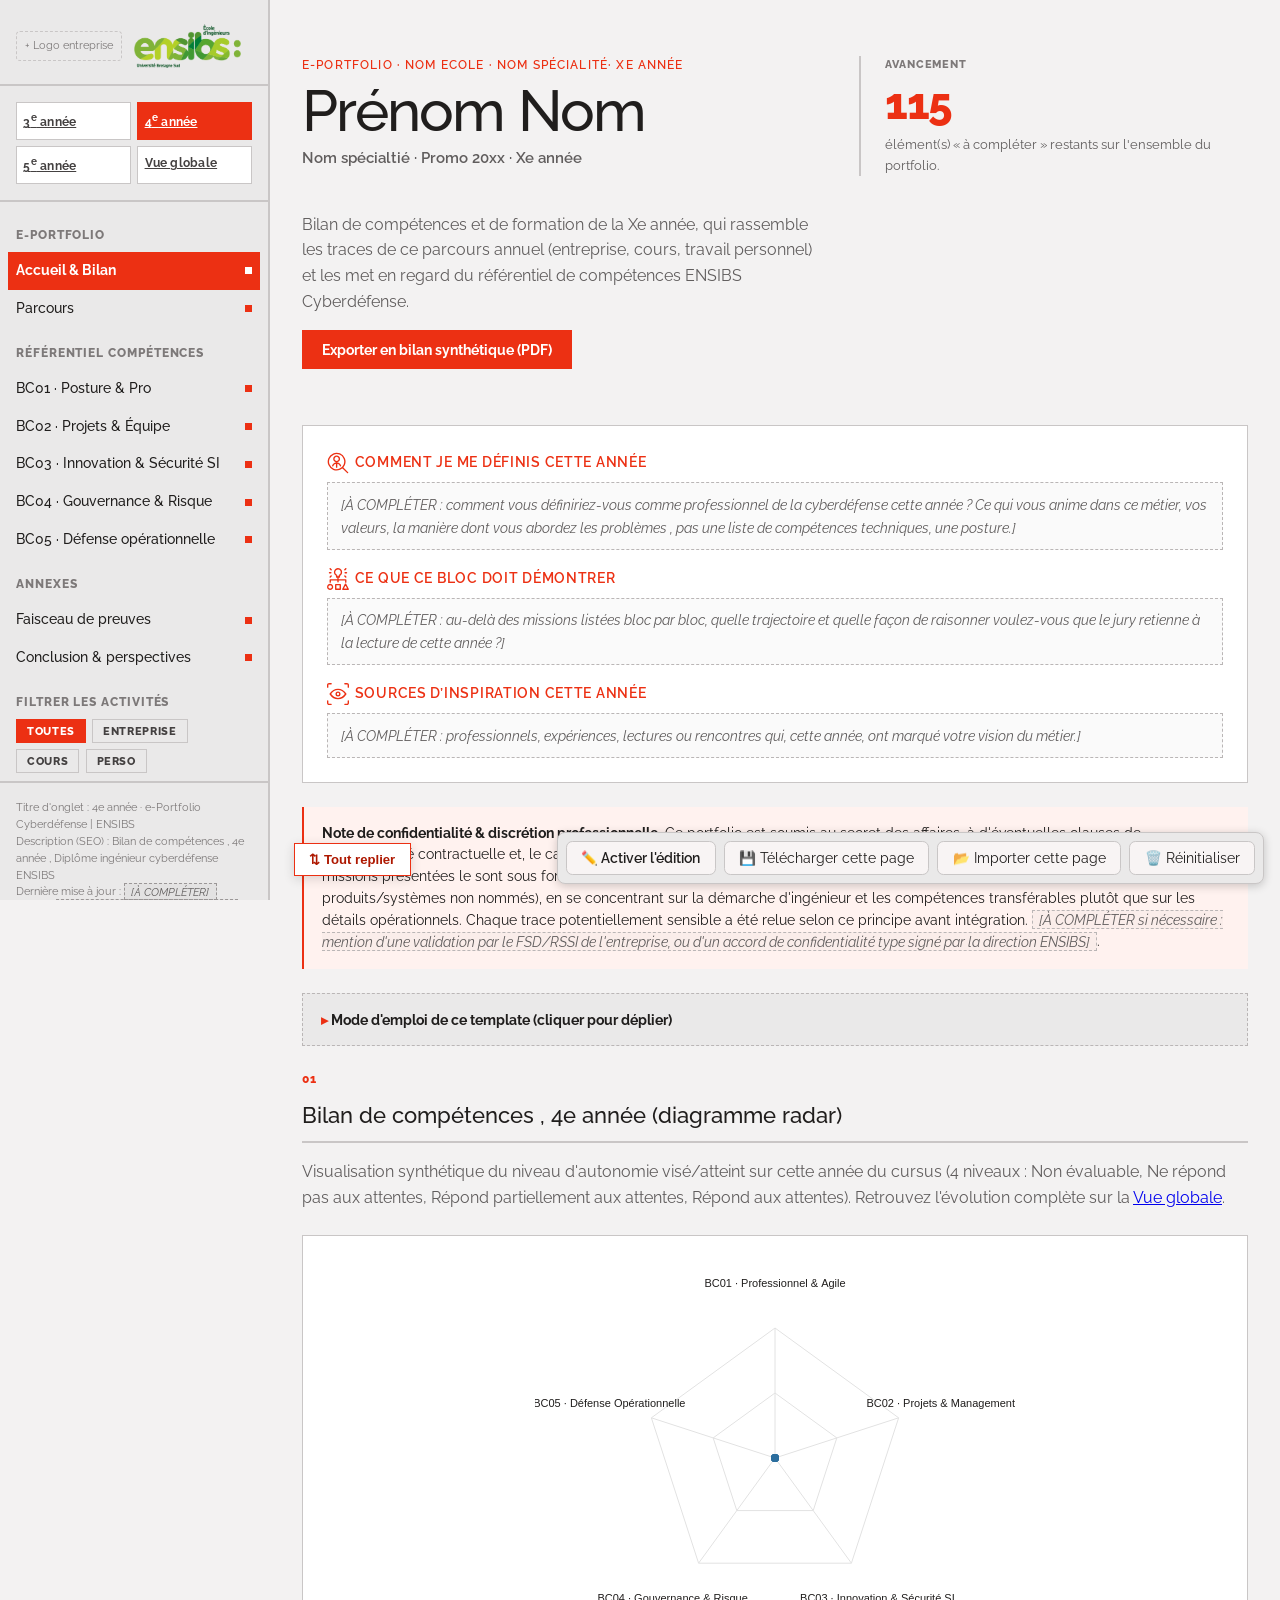
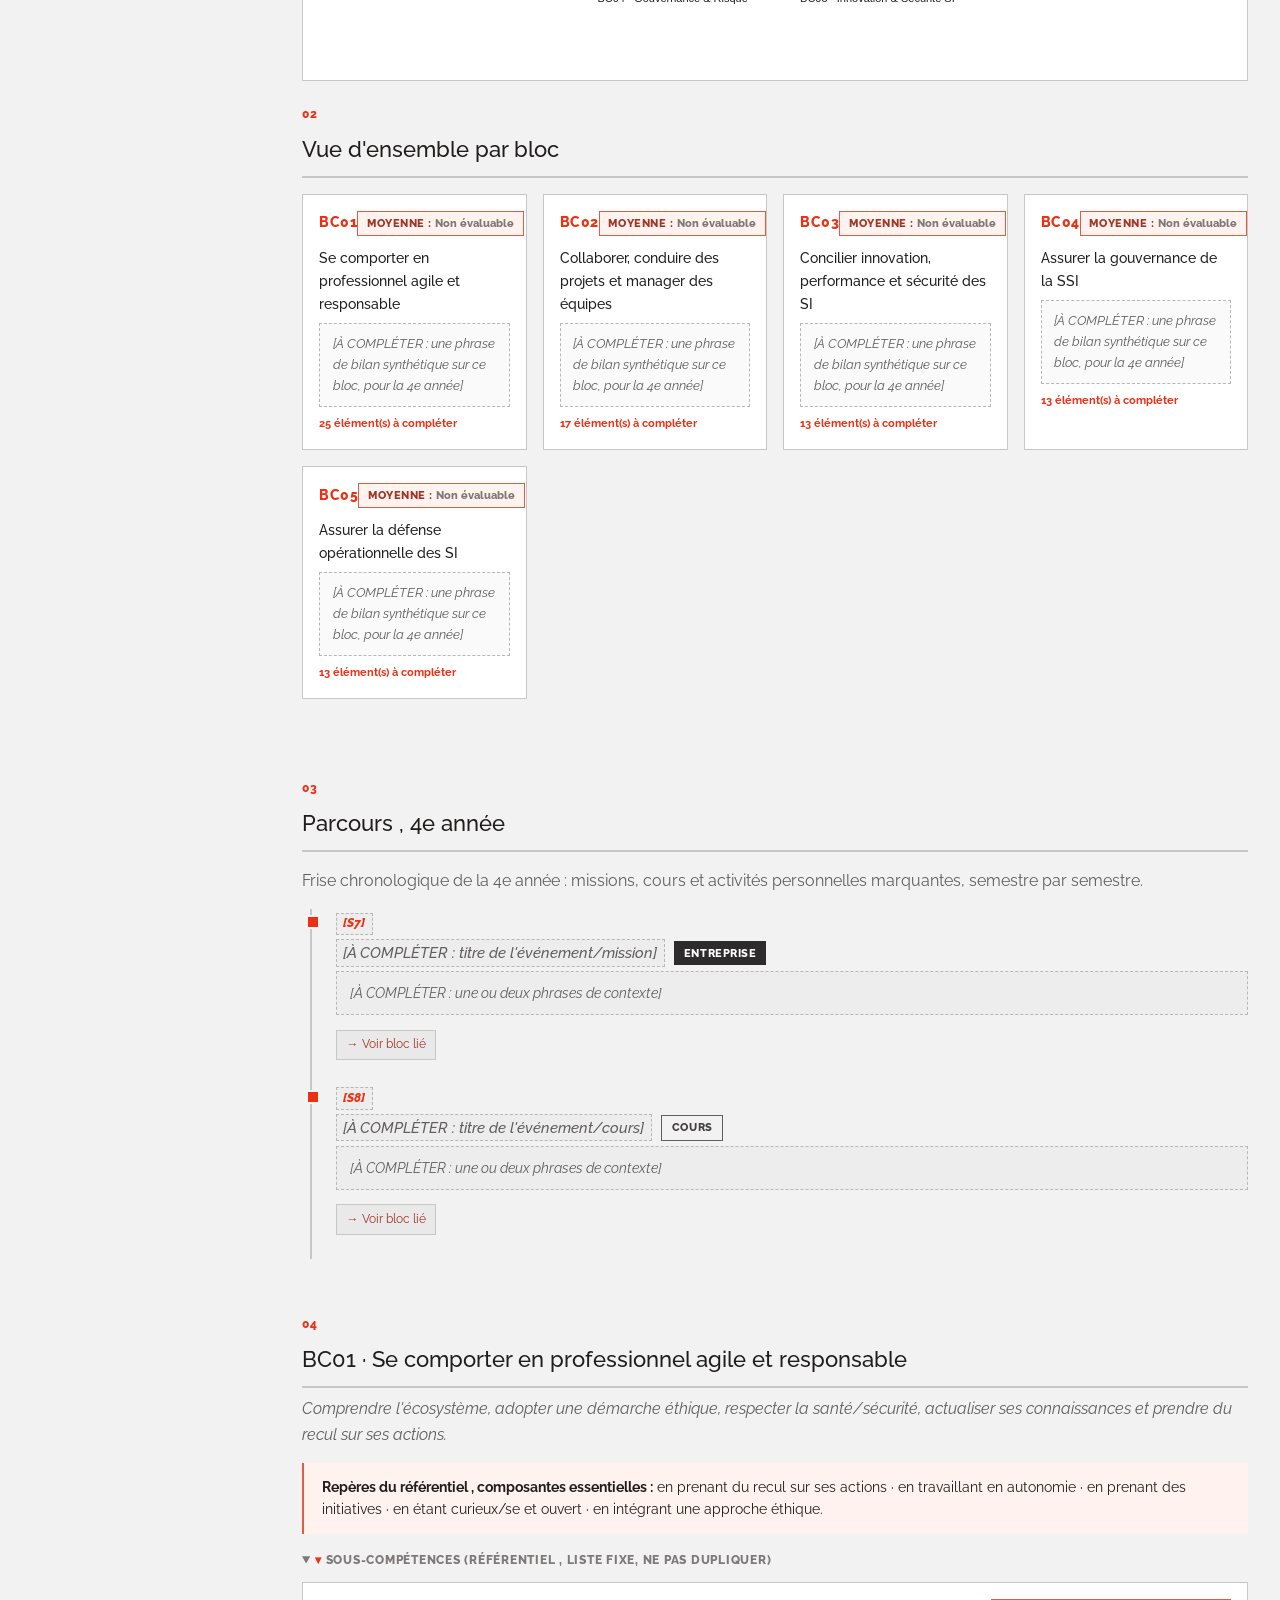
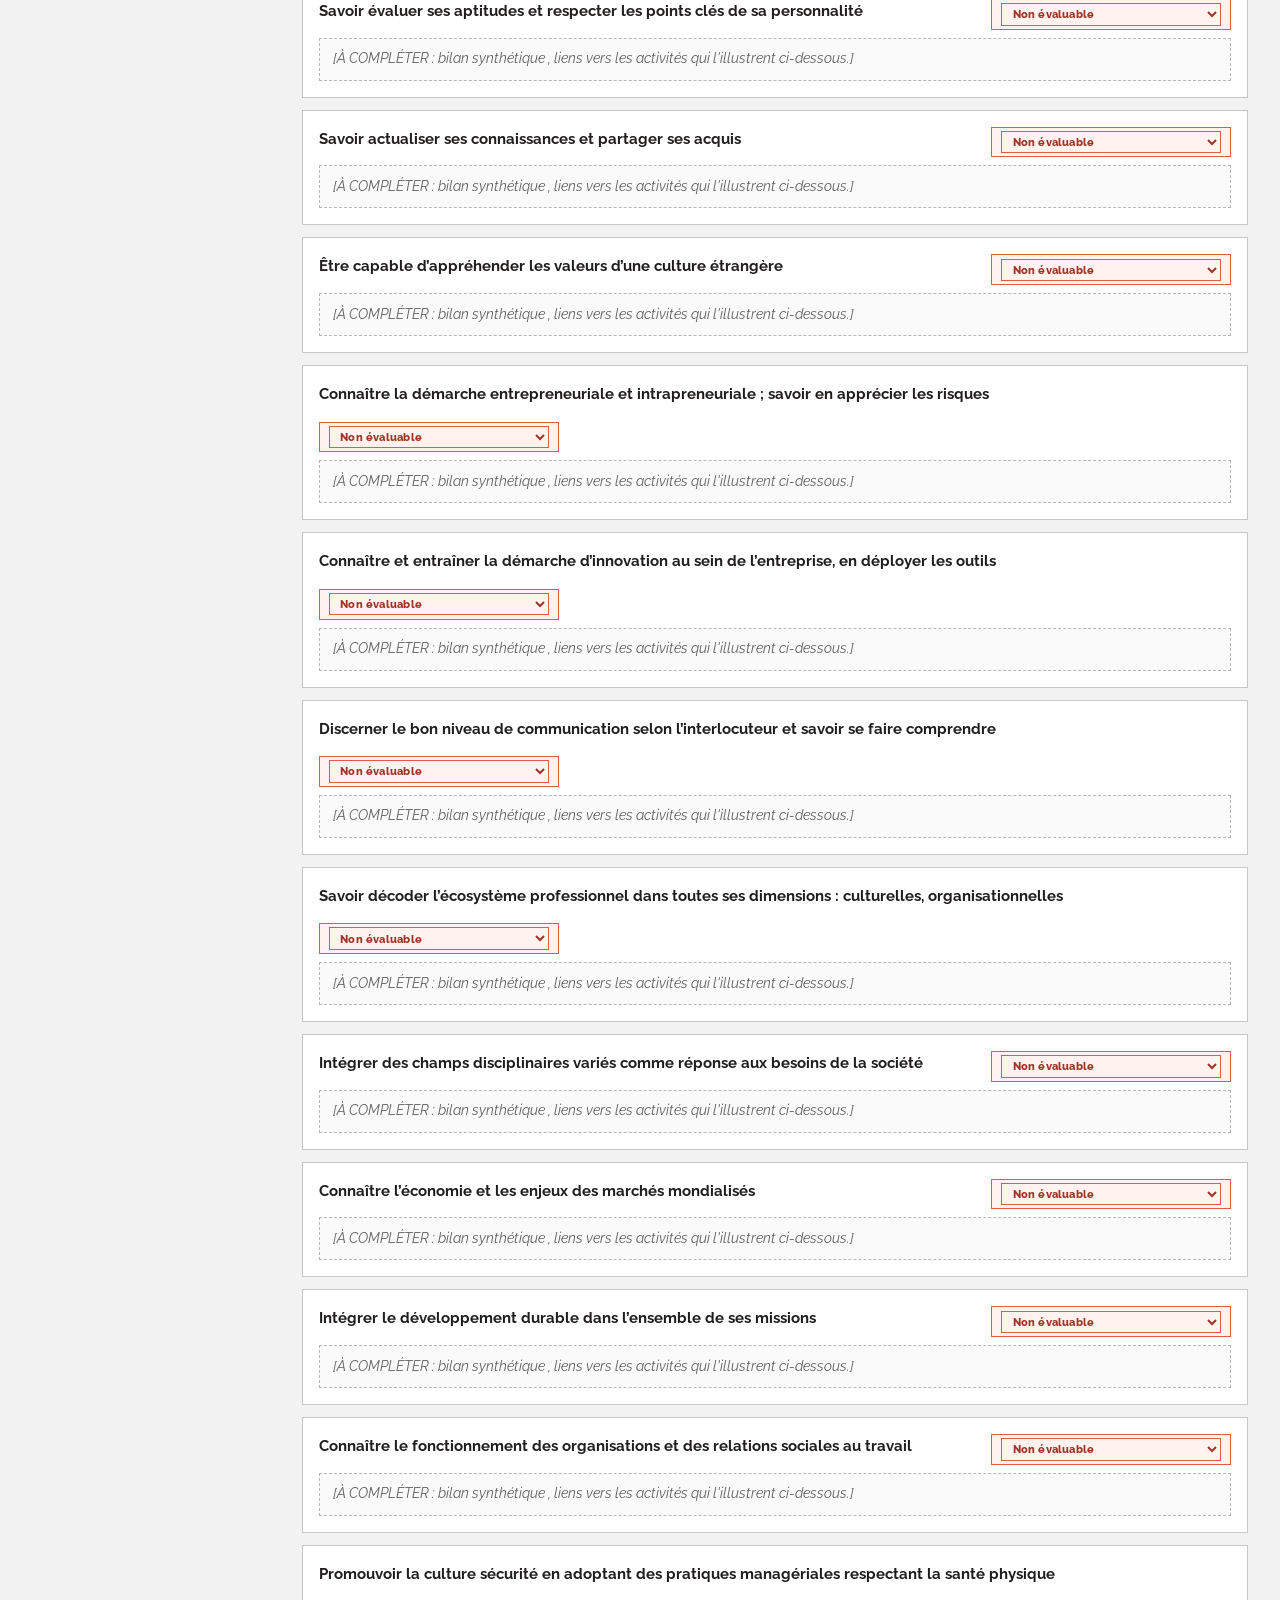
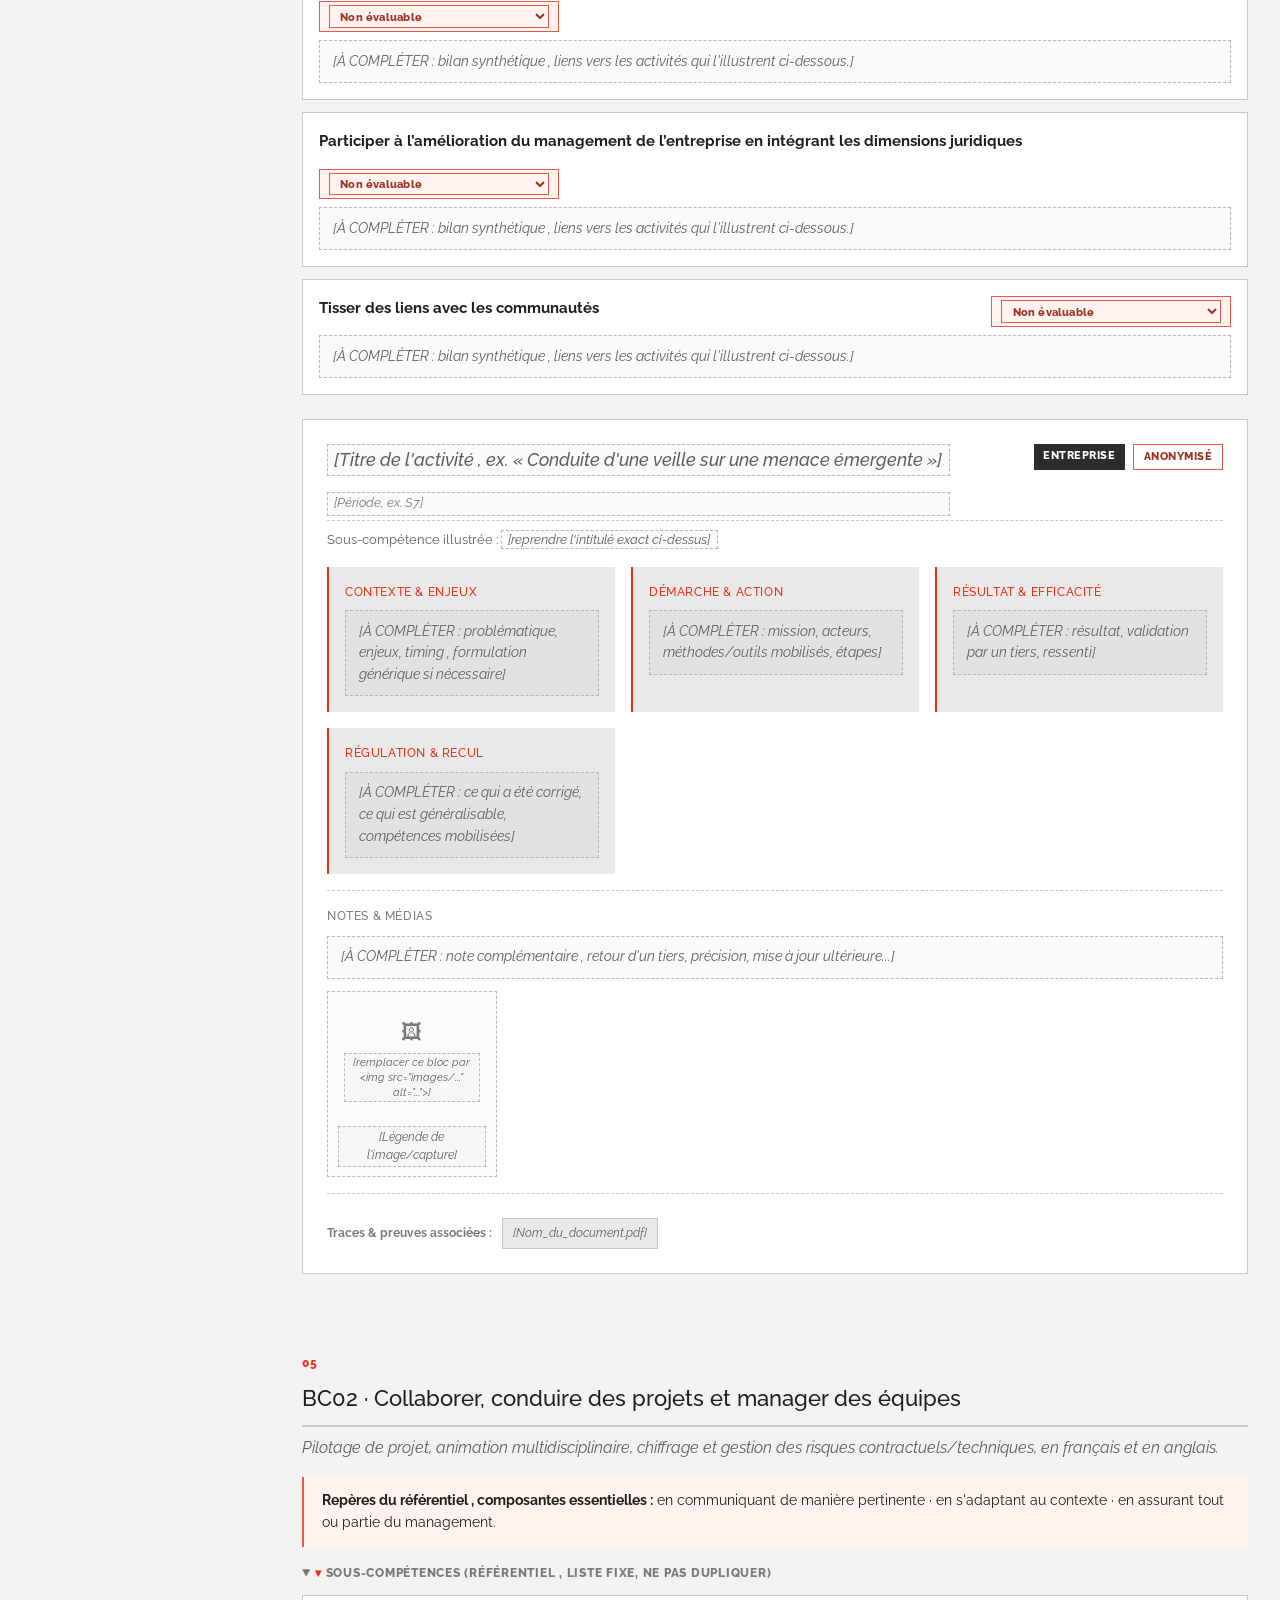
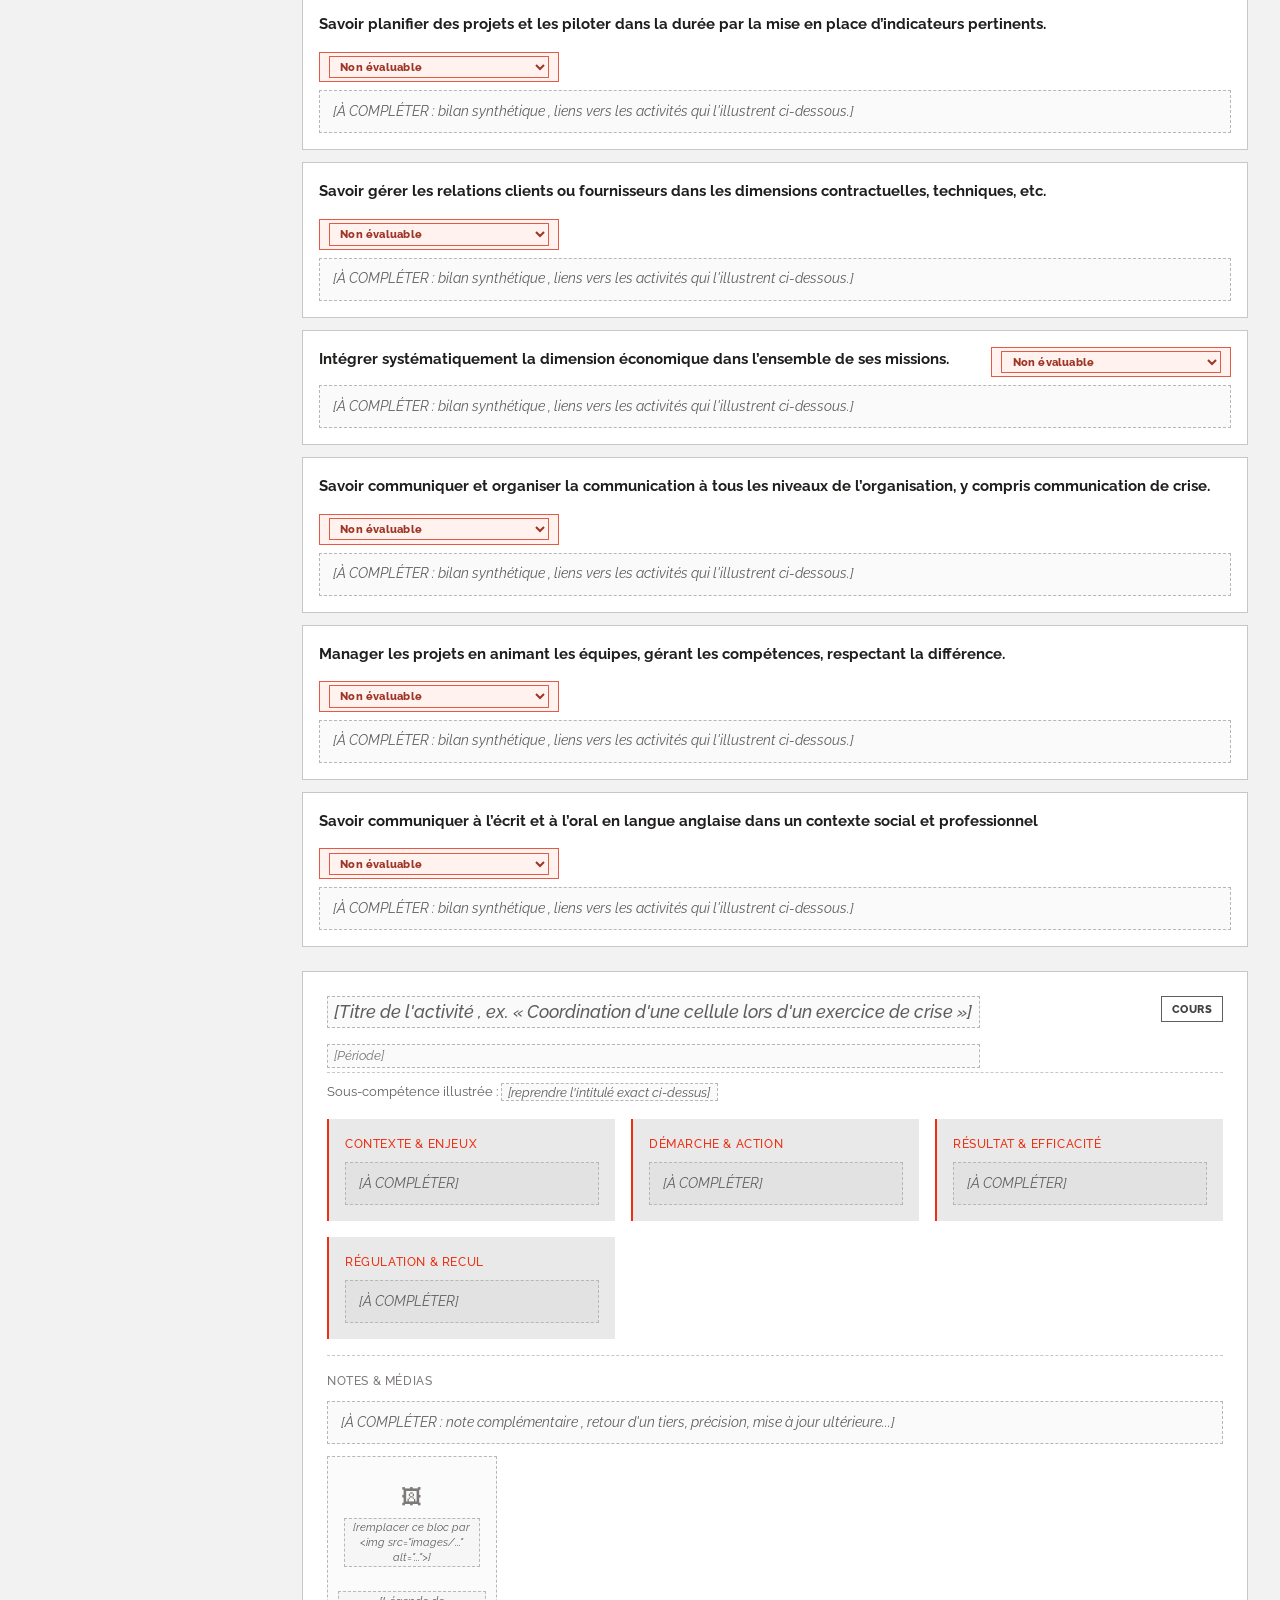
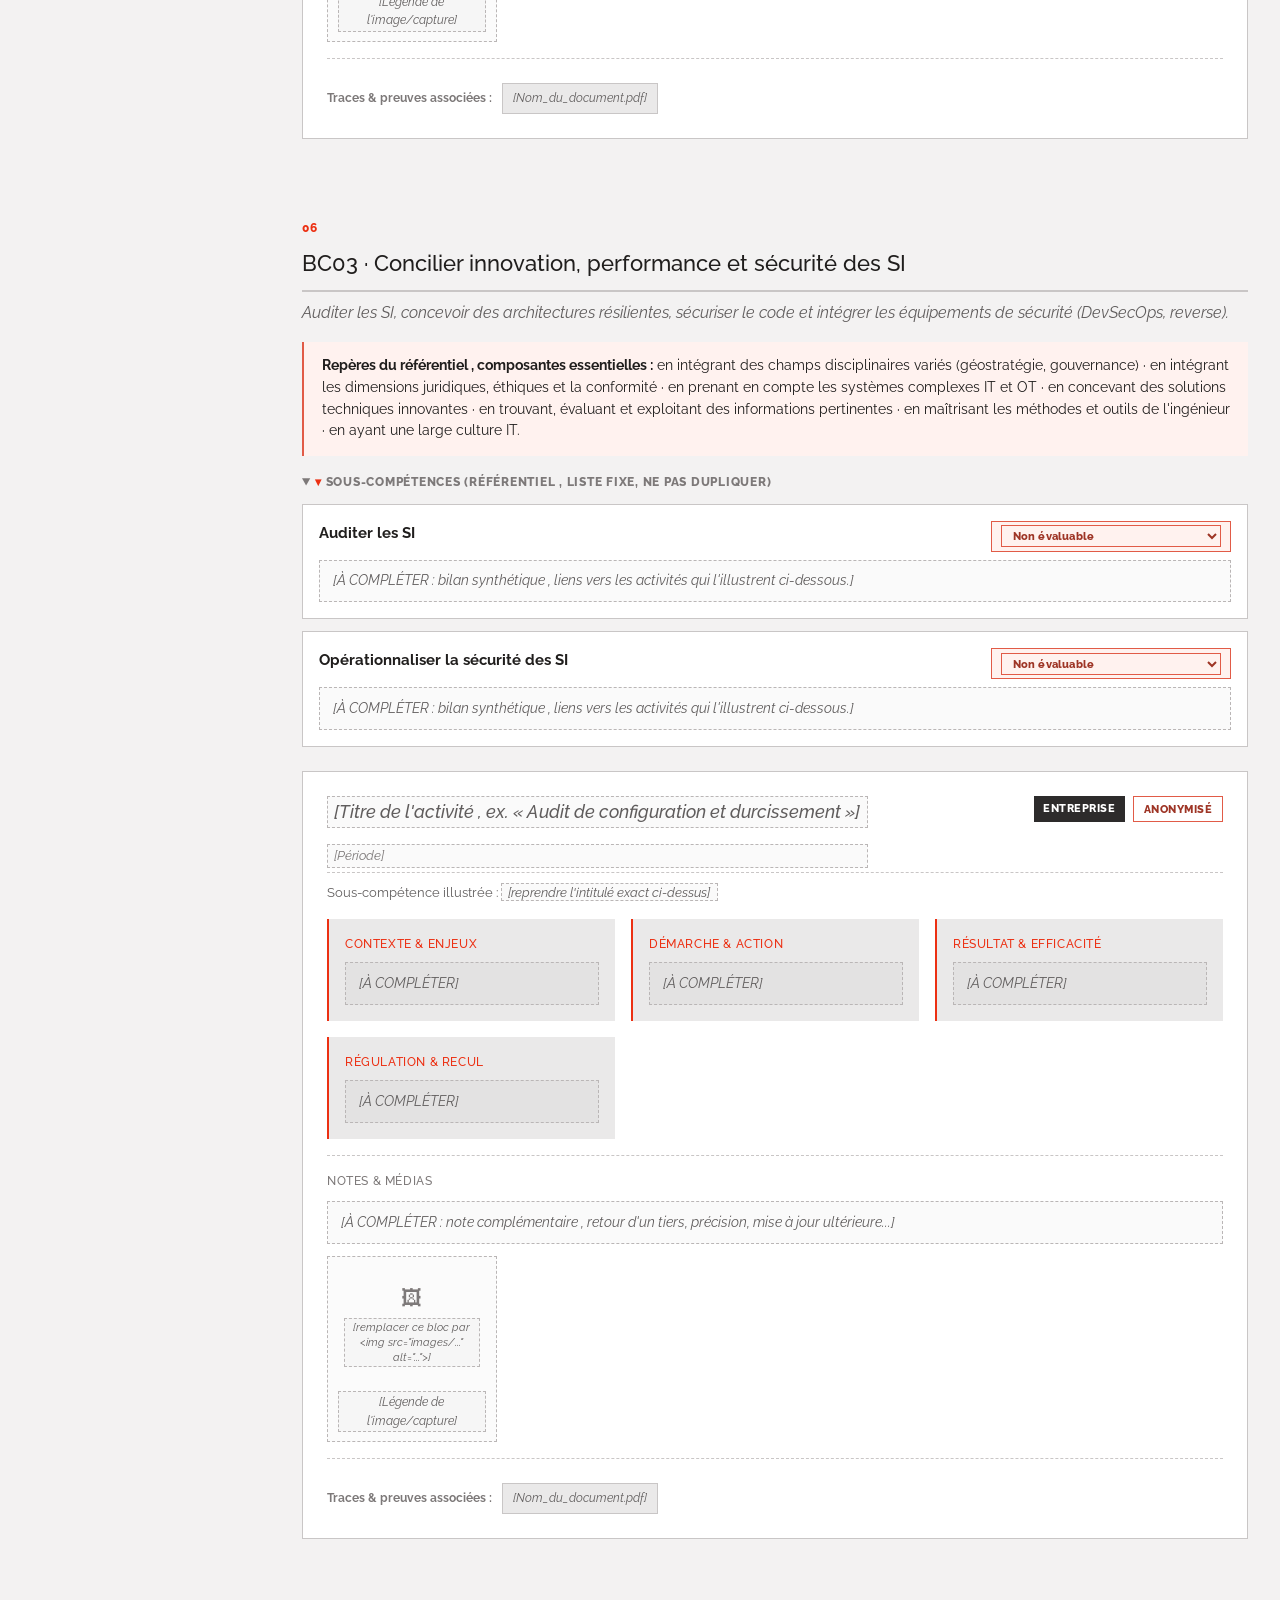
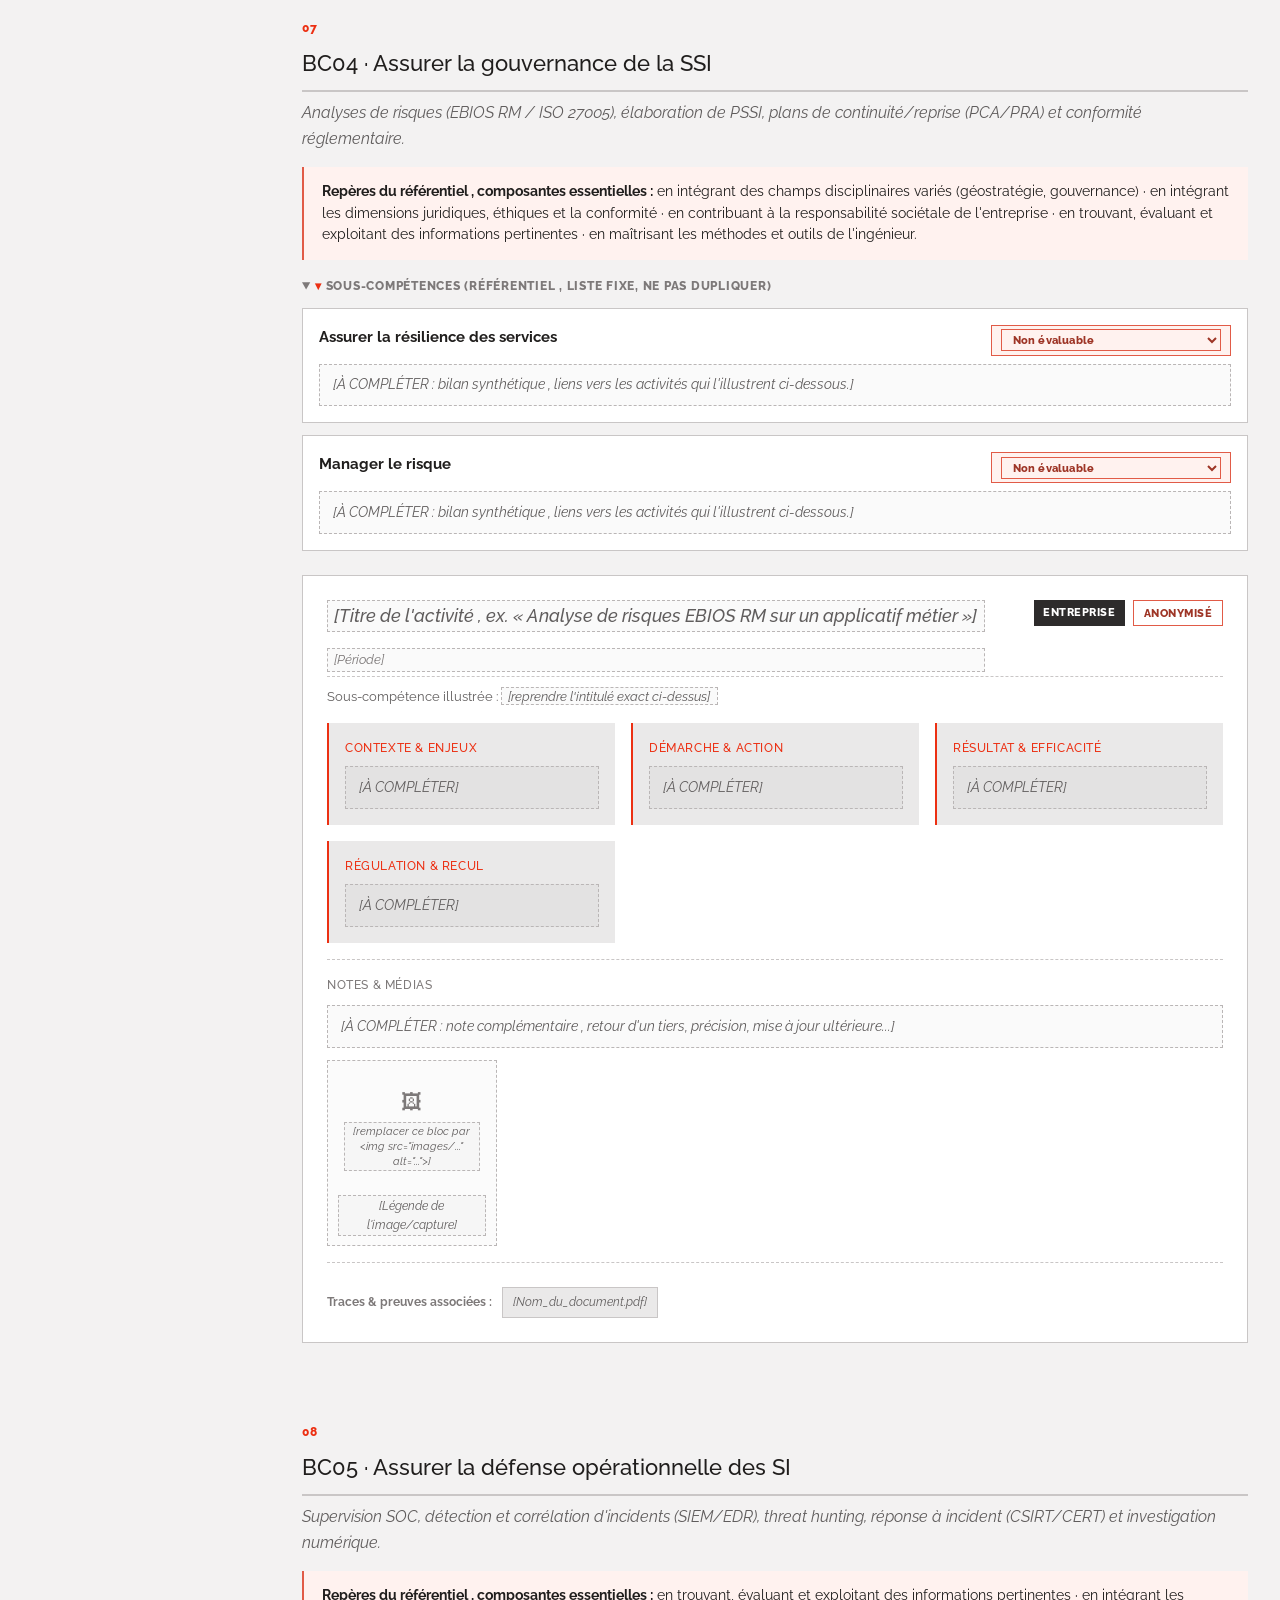
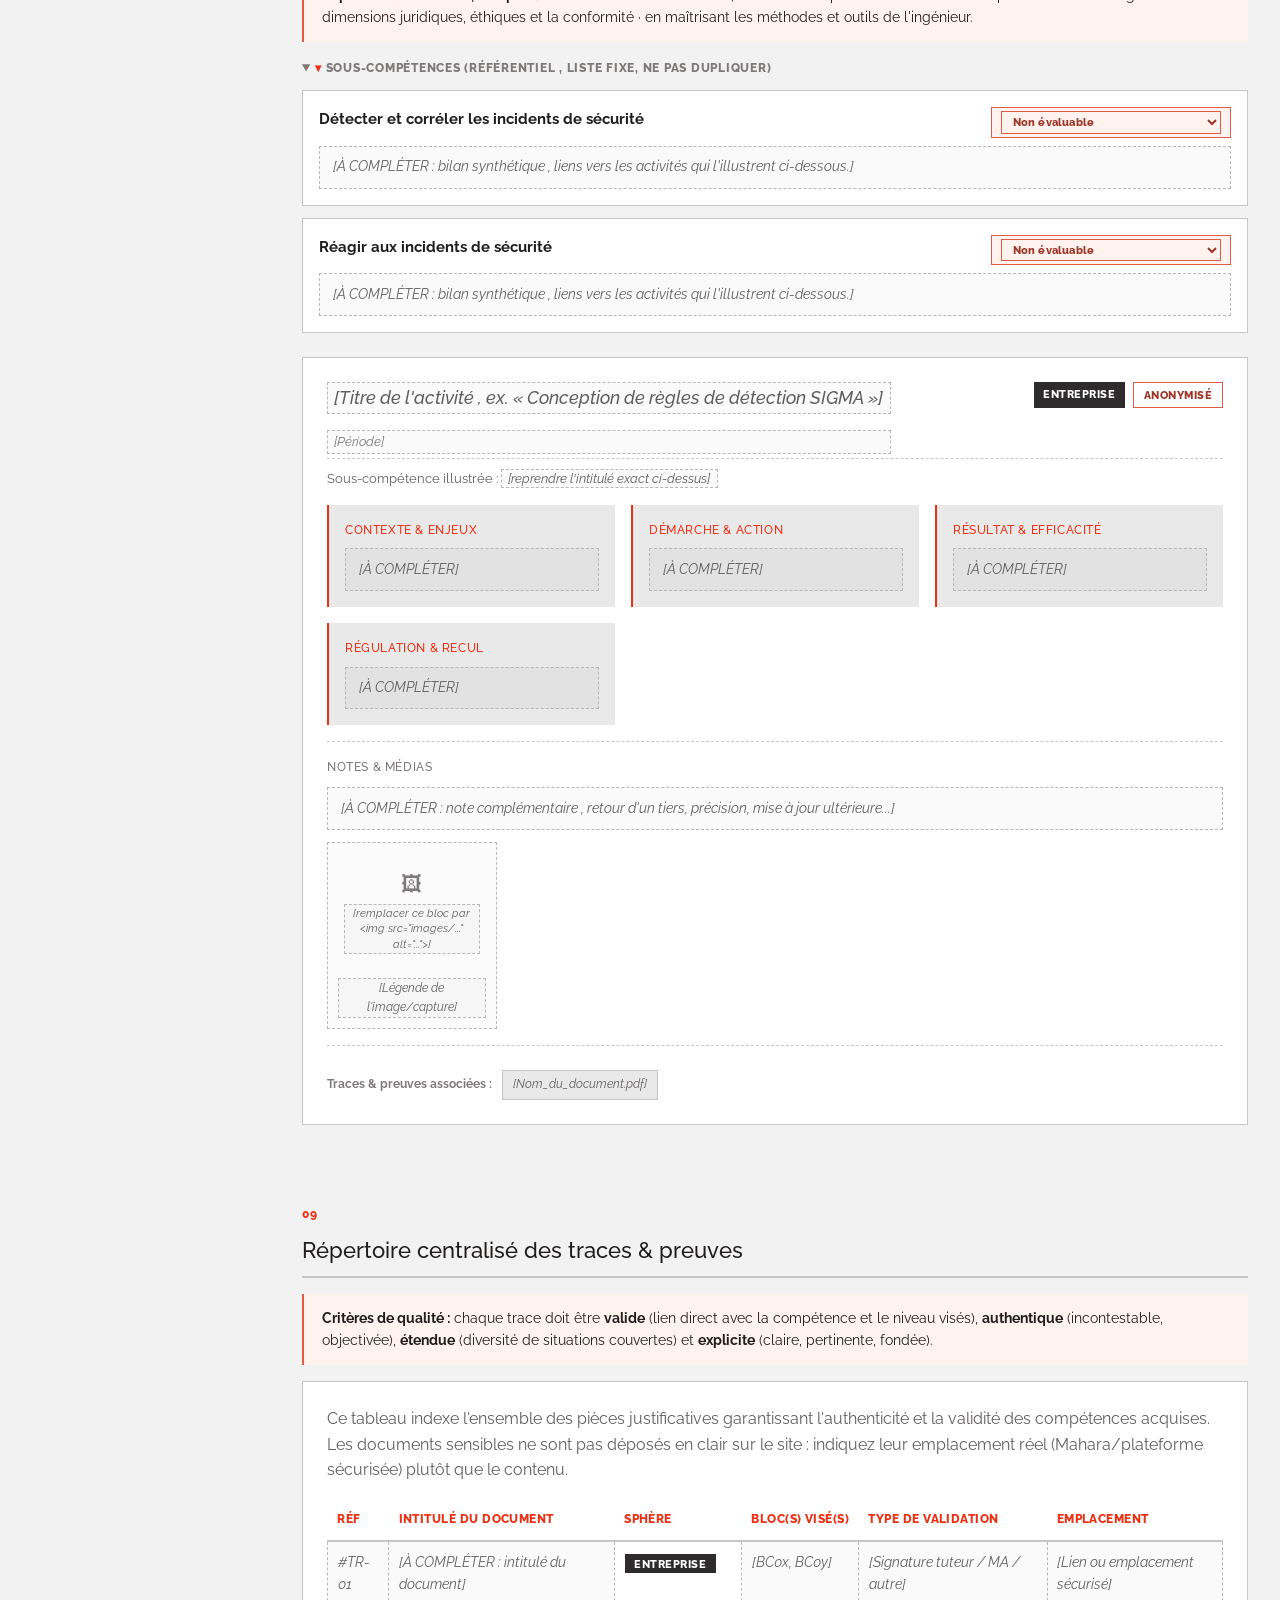
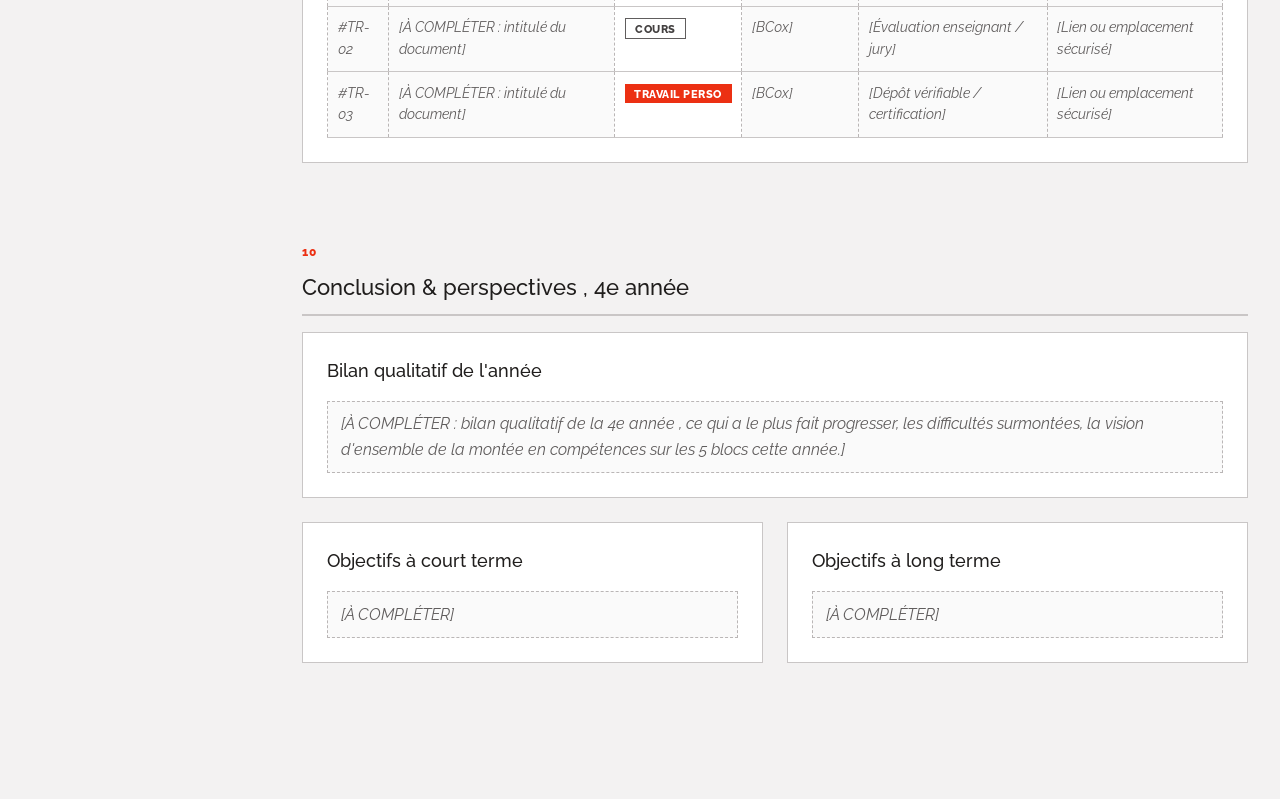
<file: annee-4.html>
<!DOCTYPE html>
<html lang="fr">
<head>
<meta charset="UTF-8" />
<meta name="viewport" content="width=device-width, initial-scale=1.0" />
<title>4e année · e-Portfolio Cyberdéfense | ENSIBS</title>
<meta name="description" content="Bilan de compétences , 4e année , Diplôme ingénieur cyberdéfense ENSIBS" />
<meta name="theme-color" content="#ec3013" />
<link rel="icon" type="image/svg+xml" href="data:image/svg+xml,%3Csvg xmlns='http://www.w3.org/2000/svg' viewBox='0 0 100 100'%3E%3Crect width='100' height='100' fill='%23ec3013'/%3E%3Ctext x='50' y='68' font-family='Arial, Helvetica, sans-serif' font-size='50' font-weight='800' fill='white' text-anchor='middle'%3EAC%3C/text%3E%3C/svg%3E" />
<link rel="preconnect" href="https://fonts.googleapis.com">
<link rel="preconnect" href="https://fonts.gstatic.com" crossorigin>
<link href="https://fonts.googleapis.com/css2?family=Archivo:ital,wght@0,400;0,500;0,600;0,700;0,800;1,400&display=swap" rel="stylesheet">
<link href="https://fonts.googleapis.com/css2?family=Raleway:ital,wght@0,100..900;1,100..900&display=swap" rel="stylesheet">
<link href="https://fonts.googleapis.com/css2?family=Montserrat:ital,wght@0,100..900;1,100..900&family=Raleway:ital,wght@0,100..900;1,100..900&display=swap" rel="stylesheet">
<link rel="stylesheet" href="style.css">
</head>
<body>

<a href="#main-content" class="skip-link">Aller au contenu</a>


<!--Ce fichier est un TEMPLATE : il contient à la fois du contenu
     fixe (référentiel de compétences, structure imposée par les
     consignes ENSIBS) et des zones à remplir, repérables par :

       - le texte entre crochets [À COMPLÉTER : ...]
       - la classe CSS "fill" / "fill-block" (bordure pointillée)

     DUPLICATION : chaque élément répétable (carte d'activité, ligne
     du tableau de preuves, entrée de frise chronologique) est
     encadré par deux commentaires HTML : un marqueur DUPLIQUER au
     début, un marqueur /DUPLIQUER (avec un slash) à la fin du bloc
     à copier-coller.

     Copiez tout ce qui se trouve entre ces deux marqueurs,
     collez-le juste après, puis modifiez le contenu.

     NOTATION & RADAR : chaque sous-compétence se note via un menu
     déroulant à 4 niveaux (Non évaluable / Ne répond pas aux attentes /
     Répond partiellement aux attentes / Répond aux attentes). La moyenne
     par bloc (« Non évaluable » exclu du calcul) est calculée
     automatiquement et alimente le diagramme radar , rien à modifier
     à la main dans le <script>.

     CONFIDENTIALITÉ : cf. la note en haut de page + le mode d'emploi
     dépliable ci-dessous. En résumé : aucune information classifiée
     ou sensible, formulations génériques/anonymisées, faisceau de
     preuves plutôt que détails opérationnels.

     SOUS-COMPÉTENCES : chaque bloc BC01-BC05 liste ses sous-compétences
     officielles (liste fixe, ne pas dupliquer), chacune avec son propre
     niveau qualitatif à choisir dans le menu déroulant. Chaque carte
     d'activité précise quelle sous-compétence elle illustre.

     NOTES & MÉDIAS : bloc optionnel sur une carte d'activité pour une
     note libre + une galerie d'images/captures (voir mode d'emploi).-->


<aside>
  <div class="brand">
    <div class="brand-logo" data-placeholder="+ Logo entreprise" title="Importer le logo de votre entreprise (mode édition)"></div>
    <img src="./images/logo_ensibs.png" alt="Logo ENSIBS" style="height:44px;">
  </div>
  <div class="year-tabs" role="group" aria-label="Changer de page (année ou vue globale)">
    <a class="year-tab" href="annee-3.html">3<sup>e</sup> année</a>
    <a class="year-tab active" href="annee-4.html">4<sup>e</sup> année</a>
    <a class="year-tab" href="annee-5.html">5<sup>e</sup> année</a>
    <a class="year-tab" href="index.html">Vue globale</a>
  </div>

  <div class="nav-group-title">e-Portfolio</div>
  <ul class="nav-links">
    <li><a href="#accueil" class="active">Accueil &amp; Bilan</a></li>
    <li><a href="#parcours">Parcours</a></li>
  </ul>

  <div class="nav-group-title">Référentiel Compétences</div>
  <ul class="nav-links">
    <li><a href="#bc01">BC01 · Posture &amp; Pro</a></li>
    <li><a href="#bc02">BC02 · Projets &amp; Équipe</a></li>
    <li><a href="#bc03">BC03 · Innovation &amp; Sécurité SI</a></li>
    <li><a href="#bc04">BC04 · Gouvernance &amp; Risque</a></li>
    <li><a href="#bc05">BC05 · Défense opérationnelle</a></li>
  </ul>

  <div class="nav-group-title">Annexes</div>
  <ul class="nav-links">
    <li><a href="#preuves">Faisceau de preuves</a></li>
    <li><a href="#conclusion">Conclusion &amp; perspectives</a></li>
  </ul>

  <div class="nav-group-title">Filtrer les activités</div>
  <div class="sphere-filter" role="group" aria-label="Filtrer les cartes d'activité par sphère">
    <button type="button" class="filter-chip active" data-sphere="all">Toutes</button>
    <button type="button" class="filter-chip" data-sphere="ent">Entreprise</button>
    <button type="button" class="filter-chip" data-sphere="cours">Cours</button>
    <button type="button" class="filter-chip" data-sphere="perso">Perso</button>
  </div>

  <div class="sidebar-footer">
    Titre d'onglet : <span class="head-field" id="pageTitleField"></span><br />
    Description (SEO) : <span class="head-field" id="pageDescField"></span><br />
    Dernière mise à jour : <span class="fill">[À COMPLÉTER]</span><br />
    Statut : <span class="fill">[À COMPLÉTER , ex. en cours / prêt pour jury]</span>
  </div>
</aside>

<main id="main-content">

  <section id="accueil">
    <div class="profile-hero">
      <div class="hero-grid">
        <div class="profile-info">
          <p class="hero-eyebrow">e-Portfolio · NOM ECOLE · Nom spécialité· Xe année</p>
          <h1>Prénom Nom</h1>
          <div class="profile-tagline">Nom spécialtié · Promo 20xx · Xe année</div>
          <br>
          <p>
            Bilan de compétences et de formation de la Xe année, qui rassemble les traces de ce
            parcours annuel (entreprise, cours, travail personnel) et les met en regard du référentiel
            de compétences ENSIBS Cyberdéfense.
          </p>
          <div class="actions-bar">
            <button class="btn btn-primary" onclick="window.print()">Exporter en bilan synthétique (PDF)</button>
          </div>
        </div>

        <div class="stat-callout">
          <span class="stat-label">Avancement</span>
          <div class="stat-number"><span id="completion-global-number">0</span></div>
          <p class="stat-caption" id="completion-global-caption" aria-live="polite">
            élément(s) « à compléter » restants sur cette page.
          </p>
        </div>
      </div>
    </div>

    <div class="card identity-card">
      <div class="identity-block">
        <h4>
          <svg xmlns="http://www.w3.org/2000/svg" fill="none" viewBox="0 0 24 24" id="Job-Search-Man--Streamline-Ultimate" height="22" width="22" style="vertical-align:middle; margin-right:2px;" class="icon-pro">
            <path stroke="currentColor" stroke-linecap="round" stroke-linejoin="round" d="M2.21742 14.0197c0.93361 2.1968 2.70166 3.9327 4.91519 4.8259 2.21353 0.8932 4.69119 0.8705 6.88799 -0.0631 2.1968 -0.9336 3.9328 -2.7016 4.826 -4.9152 0.8932 -2.2135 0.8704 -4.69119 -0.0632 -6.88798s-2.7016 -3.93273 -4.9152 -4.82593c-2.2135 -0.8932 -4.69118 -0.8705 -6.88797 0.06311 -2.19679 0.93362 -3.93273 2.70166 -4.82593 4.91519 -0.8932 2.21353 -0.87049 4.69121 0.06312 6.88801Z" stroke-width="1.5"></path>
            <path stroke="currentColor" stroke-linecap="round" stroke-linejoin="round" d="m16.863 16.8652 5.637 5.635" stroke-width="1.5"></path>
            <path stroke="currentColor" stroke-linecap="round" stroke-linejoin="round" d="M7.5 7.5c0 0.79565 0.31607 1.55871 0.87868 2.12132C8.94129 10.1839 9.70435 10.5 10.5 10.5c0.7956 0 1.5587 -0.3161 2.1213 -0.87868 0.5626 -0.56261 0.8787 -1.32567 0.8787 -2.12132s-0.3161 -1.55871 -0.8787 -2.12132C12.0587 4.81607 11.2956 4.5 10.5 4.5c-0.79565 0 -1.55871 0.31607 -2.12132 0.87868C7.81607 5.94129 7.5 6.70435 7.5 7.5Z" stroke-width="1.5"></path>
            <path stroke="currentColor" stroke-linecap="round" stroke-linejoin="round" d="M10.5 12v4.5" stroke-width="1.5"></path>
            <path stroke="currentColor" stroke-linecap="round" stroke-linejoin="round" d="M14.724 14.9998c-0.3057 -0.8767 -0.8766 -1.6365 -1.6336 -2.1742 -0.7569 -0.5377 -1.6624 -0.8266 -2.5909 -0.8266 -0.92846 0 -1.83394 0.2889 -2.59089 0.8266 -0.75695 0.5377 -1.32786 1.2975 -1.63359 2.1742" stroke-width="1.5"></path>
          </svg>
        Comment je me définis cette année
        </h4>
        <p class="fill-block">[À COMPLÉTER : comment vous définiriez-vous comme professionnel de la
        cyberdéfense cette année ? Ce qui vous anime dans ce métier, vos valeurs, la manière dont
        vous abordez les problèmes , pas une liste de compétences techniques, une posture.]</p>
      </div>
      <div class="identity-block">
        <h4>
          <svg xmlns="http://www.w3.org/2000/svg" fill="none" viewBox="0 0 24 24" id="Idea-Strategy--Streamline-Ultimate" height="22" width="22" style="vertical-align:middle; margin-right:2px;" class="icon-idea">
            <path stroke="currentColor" stroke-linecap="round" stroke-linejoin="round" d="M0.801025 20.6369c0 0.693 0.275295 1.3577 0.765335 1.8477 0.49003 0.49 1.15465 0.7653 1.84767 0.7653 0.69301 0 1.35763 -0.2753 1.84767 -0.7653 0.49003 -0.49 0.76533 -1.1547 0.76533 -1.8477 0 -0.693 -0.2753 -1.3576 -0.76533 -1.8476 -0.49004 -0.4901 -1.15466 -0.7654 -1.84767 -0.7654 -0.69302 0 -1.35764 0.2753 -1.84767 0.7654 -0.49004 0.49 -0.765335 1.1546 -0.765335 1.8476Z" stroke-width="1.5"></path>
            <path stroke="currentColor" stroke-linecap="round" stroke-linejoin="round" d="M9.51099 18.1699H14.488v4.977H9.51099v-4.977Z" stroke-width="1.5"></path>
            <path stroke="currentColor" stroke-linecap="round" stroke-linejoin="round" d="M23.199 23.1469h-5.973l2.986 -5.475 2.987 5.475Z" stroke-width="1.5"></path>
            <path stroke="currentColor" stroke-linecap="round" stroke-linejoin="round" d="M15.733 4.58514c0.0012 -0.6733 -0.1798 -1.33439 -0.5237 -1.91323 -0.3439 -0.57884 -0.838 -1.05389 -1.4299 -1.37483 -0.5919 -0.320941 -1.2595 -0.475824 -1.9323 -0.448243 -0.6727 0.027581 -1.3255 0.236593 -1.88911 0.604913 -0.56364 0.36831 -1.01716 0.88221 -1.31255 1.48726 -0.29538 0.60505 -0.42162 1.27873 -0.36535 1.94968 0.05627 0.67095 0.29296 1.31419 0.685 1.86159 0.39204 0.5474 0.92483 0.97857 1.54191 1.24786v1.811h2.986v-1.811c0.665 -0.28976 1.2311 -0.76714 1.6289 -1.37368 0.3979 -0.60655 0.6103 -1.31594 0.6111 -2.04132Z" stroke-width="1.5"></path>
            <path stroke="currentColor" stroke-linecap="round" stroke-linejoin="round" d="M3.539 15.4318v-2.488h16.922v2.488" stroke-width="1.5"></path>
            <path stroke="currentColor" stroke-linecap="round" stroke-linejoin="round" d="M19.775 5.229h1.493" stroke-width="1.5"></path>
            <path stroke="currentColor" stroke-linecap="round" stroke-linejoin="round" d="m19.466 8.65283 1.055 1.056" stroke-width="1.5"></path>
            <path stroke="currentColor" stroke-linecap="round" stroke-linejoin="round" d="M19.466 1.806 20.521 0.75" stroke-width="1.5"></path>
            <path stroke="currentColor" stroke-linecap="round" stroke-linejoin="round" d="M4.22499 5.229h-1.493" stroke-width="1.5"></path>
            <path stroke="currentColor" stroke-linecap="round" stroke-linejoin="round" d="m4.53403 8.65283 -1.056 1.056" stroke-width="1.5"></path>
            <path stroke="currentColor" stroke-linecap="round" stroke-linejoin="round" d="M4.53403 1.806 3.47803 0.75" stroke-width="1.5"></path>
            <path stroke="currentColor" stroke-linecap="round" stroke-linejoin="round" d="M12 9.81104V14.935" stroke-width="1.5"></path>
          </svg>
          Ce que ce bloc doit démontrer
        </h4>
        <p class="fill-block">[À COMPLÉTER : au-delà des missions listées bloc par bloc, quelle
        trajectoire et quelle façon de raisonner voulez-vous que le jury retienne à la lecture de
        cette année ?]</p>
      </div>
      <div class="identity-block">
        <h4>
          <svg xmlns="http://www.w3.org/2000/svg" fill="none" viewBox="0 0 24 24" height="22" width="22" style="vertical-align:middle; margin-right:2px;" class="icon-inspiration">
            <path stroke="currentColor" stroke-linecap="round" stroke-linejoin="round" d="M3.5 12S6.9 7 12 7s8.5 5 8.5 5 -3.4 5 -8.5 5 -8.5 -5 -8.5 -5Z" stroke-width="1.5"></path>
            <path stroke="currentColor" stroke-linecap="round" stroke-linejoin="round" d="M12 10s2 0 2 2c0 0 0 2 -2 2 0 0 -2 0 -2 -2 0 0 0 -2 2 -2Z" stroke-width="1.5"></path>
            <path stroke="currentColor" stroke-linecap="round" stroke-linejoin="round" d="M0.75 4.5V2.25c0 -0.39782 0.158035 -0.77936 0.43934 -1.06066C1.47064 0.908035 1.85218 0.75 2.25 0.75H4.5" stroke-width="1.5"></path>
            <path stroke="currentColor" stroke-linecap="round" stroke-linejoin="round" d="M23.25 4.5V2.25c0 -0.39782 -0.158 -0.77936 -0.4393 -1.06066C22.5294 0.908035 22.1478 0.75 21.75 0.75H19.5" stroke-width="1.5"></path>
            <path stroke="currentColor" stroke-linecap="round" stroke-linejoin="round" d="M0.75 19.5v2.25c0 0.3978 0.158035 0.7794 0.43934 1.0607 0.2813 0.2813 0.66284 0.4393 1.06066 0.4393H4.5" stroke-width="1.5"></path>
            <path stroke="currentColor" stroke-linecap="round" stroke-linejoin="round" d="M23.25 19.5v2.25c0 0.3978 -0.158 0.7794 -0.4393 1.0607s-0.6629 0.4393 -1.0607 0.4393H19.5" stroke-width="1.5"></path>
          </svg>
            Sources d’inspiration cette année
        </h4>
        <p class="fill-block">[À COMPLÉTER : professionnels, expériences, lectures ou rencontres qui,
        cette année, ont marqué votre vision du métier.]</p>
      </div>
    </div>

    <div class="confidential-notice">
      <strong>Note de confidentialité &amp; discrétion professionnelle.</strong>
      Ce portfolio est soumis au secret des affaires, à d'éventuelles clauses de confidentialité
      contractuelle et, le cas échéant, au secret défense : il ne décrit ni opérations, ni systèmes,
      ni données sensibles. Les missions présentées le sont sous forme <em>anonymisée / déclassifiée /
      généralisée</em> (formulations génériques, schémas simplifiés, produits/systèmes non nommés),
      en se concentrant sur la démarche d'ingénieur et les compétences transférables plutôt que sur
      les détails opérationnels. Chaque trace potentiellement sensible a été relue selon ce principe
      avant intégration. <span class="fill">[À COMPLÉTER si nécessaire : mention d'une validation
      par le FSD/RSSI de l'entreprise, ou d'un accord de confidentialité type signé par la direction
      ENSIBS]</span>.
    </div>

    <details class="howto">
      <summary>Mode d'emploi de ce template (cliquer pour déplier)</summary>
      <div class="howto-content">
        <h4>Légende des badges</h4>
        <p class="badges-legend">
          <span class="badge badge-ent">Entreprise</span> mission/projet en entreprise &nbsp;·&nbsp;
          <span class="badge badge-cours">Cours</span> projet, TP, étude de cas, CTF académique &nbsp;·&nbsp;
          <span class="badge badge-perso">Travail perso</span> homelab, CTF, certification, contribution &nbsp;·&nbsp;
          <span class="badge badge-anon">Anonymisé</span> contenu généralisé/déclassifié
        </p>
        <h4>Sous-compétences</h4>
        <p>
          Chaque bloc BC01-BC05 liste ses sous-compétences officielles du référentiel RNCP
         , chacune avec son
          propre niveau visé/atteint. Cette liste est fixe (ne pas la dupliquer) : sur chaque carte
          d'activité, indiquez simplement quelle sous-compétence elle illustre.
        </p>
        <h4>Notes &amp; médias</h4>
        <p>
          Une carte d'activité peut recevoir un bloc « Notes &amp; médias » : une note libre
          (complément, retour d'un tiers reçu après coup, mise à jour) et une galerie de vignettes.
          Pour ajouter une vraie image, remplacez le contenu de <code>.media-placeholder</code> par
          <code>&lt;img src="images/mon-fichier.png" alt="..."&gt;</code>. Ce bloc n'est présent que sur
          une carte d'exemple par section BC0x : copiez-le (encadré par les mêmes marqueurs
          DUPLIQUER que les vignettes) dans n'importe quelle autre carte.
        </p>
        <h4>Notation &amp; radar de compétences</h4>
        <p>
          Chaque sous-compétence se note directement via son menu déroulant : Non évaluable ·
          Ne répond pas aux attentes · Répond partiellement aux attentes · Répond aux attentes.
          La moyenne de chaque bloc BC01-BC05 (« Non évaluable » n'est pas compté dans le calcul) est
          recalculée automatiquement à chaque changement et alimente le diagramme radar ci-dessous ,
          aucune manipulation du code n'est nécessaire. Ces notes sont enregistrées dans ce
          navigateur (localStorage) ; la page index.html (Vue globale) les relit automatiquement pour
          superposer les 3 années, à condition d'avoir déjà ouvert chaque page annee-X.html au moins
          une fois sur cet appareil.
        </p>
        <h4>Indicateur de complétion</h4>
        <p>
          Un point orange apparaît automatiquement à côté de chaque lien du menu (et un compteur
          sous chaque bloc en page d'accueil) tant qu'il reste des
          <span class="fill">[À COMPLÉTER]</span> dans la section ; il disparaît entièrement une
          fois la section complète.
        </p>
        <h4>Filtrer les activités par sphère</h4>
        <p>
          Les boutons « Toutes / Entreprise / Cours / Perso » dans le menu latéral masquent les
          cartes d'activité qui ne correspondent pas à la sélection, sur cette page. L'export PDF
          (impression) ignore le filtre et affiche toujours l'intégralité du contenu.
        </p>
      </div>
    </details>

    <h2 class="numbered-heading">Bilan de compétences , 4e année (diagramme radar)</h2>
    <p>
      Visualisation synthétique du niveau d'autonomie visé/atteint sur cette année du cursus
      (4 niveaux : Non évaluable, Ne répond pas aux attentes, Répond partiellement aux attentes, Répond aux attentes). Retrouvez l'évolution complète sur
      la <a href="index.html">Vue globale</a>.
    </p>
    <div class="radar-wrapper">
      <canvas id="radarCanvas" width="480" height="380" role="img"
        aria-label="Diagramme radar du niveau de compétences par bloc pour la 4e année, 4 niveaux : non évaluable, ne répond pas aux attentes, répond partiellement aux attentes, répond aux attentes.">
        Diagramme radar illustrant le niveau atteint sur les blocs BC01 à BC05 pour la 4e année
        (4 niveaux qualitatifs). Le détail chiffré est disponible dans la section « Vue d'ensemble par bloc ».
      </canvas>
    </div>

    <h2 class="numbered-heading">Vue d'ensemble par bloc</h2>
    <div class="overview-grid">

      <a href="#bc01" class="overview-card">
        <div class="overview-card-head">
          <span class="overview-code">BC01</span>
          <span class="level-badge">Moyenne : <span class="bc-average is-na" data-bc-avg="bc01">Non évaluable</span></span>
        </div>
        <h4>Se comporter en professionnel agile et responsable</h4>
        <p class="fill-block">[À COMPLÉTER : une phrase de bilan synthétique sur ce bloc, pour la 4e année]</p>
        <span class="completion-count" data-target="bc01"></span>
      </a>

      <a href="#bc02" class="overview-card">
        <div class="overview-card-head">
          <span class="overview-code">BC02</span>
          <span class="level-badge">Moyenne : <span class="bc-average is-na" data-bc-avg="bc02">Non évaluable</span></span>
        </div>
        <h4>Collaborer, conduire des projets et manager des équipes</h4>
        <p class="fill-block">[À COMPLÉTER : une phrase de bilan synthétique sur ce bloc, pour la 4e année]</p>
        <span class="completion-count" data-target="bc02"></span>
      </a>

      <a href="#bc03" class="overview-card">
        <div class="overview-card-head">
          <span class="overview-code">BC03</span>
          <span class="level-badge">Moyenne : <span class="bc-average is-na" data-bc-avg="bc03">Non évaluable</span></span>
        </div>
        <h4>Concilier innovation, performance et sécurité des SI</h4>
        <p class="fill-block">[À COMPLÉTER : une phrase de bilan synthétique sur ce bloc, pour la 4e année]</p>
        <span class="completion-count" data-target="bc03"></span>
      </a>

      <a href="#bc04" class="overview-card">
        <div class="overview-card-head">
          <span class="overview-code">BC04</span>
          <span class="level-badge">Moyenne : <span class="bc-average is-na" data-bc-avg="bc04">Non évaluable</span></span>
        </div>
        <h4>Assurer la gouvernance de la SSI</h4>
        <p class="fill-block">[À COMPLÉTER : une phrase de bilan synthétique sur ce bloc, pour la 4e année]</p>
        <span class="completion-count" data-target="bc04"></span>
      </a>

      <a href="#bc05" class="overview-card">
        <div class="overview-card-head">
          <span class="overview-code">BC05</span>
          <span class="level-badge">Moyenne : <span class="bc-average is-na" data-bc-avg="bc05">Non évaluable</span></span>
        </div>
        <h4>Assurer la défense opérationnelle des SI</h4>
        <p class="fill-block">[À COMPLÉTER : une phrase de bilan synthétique sur ce bloc, pour la 4e année]</p>
        <span class="completion-count" data-target="bc05"></span>
      </a>

    </div>
  </section>

  <section id="parcours">
    <h2 class="numbered-heading">Parcours , 4e année</h2>
    <p>Frise chronologique de la 4e année : missions, cours et activités personnelles marquantes, semestre par semestre.</p>

    <ol class="timeline">

      <!-- DUPLIQUER: entrée de frise chronologique -->
      <li class="timeline-item">
        <div class="timeline-period fill">[S7]</div>
        <div class="timeline-body">
          <div class="timeline-title-row">
            <h4 class="fill">[À COMPLÉTER : titre de l'événement/mission]</h4>
            <span class="badge badge-ent">Entreprise</span>
          </div>
          <p class="fill-block">[À COMPLÉTER : une ou deux phrases de contexte]</p>
          <a href="#bc01" class="trace-item">→ Voir bloc lié</a>
        </div>
      </li>
      <!-- /DUPLIQUER -->

      <li class="timeline-item">
        <div class="timeline-period fill">[S8]</div>
        <div class="timeline-body">
          <div class="timeline-title-row">
            <h4 class="fill">[À COMPLÉTER : titre de l'événement/cours]</h4>
            <span class="badge badge-cours">Cours</span>
          </div>
          <p class="fill-block">[À COMPLÉTER : une ou deux phrases de contexte]</p>
          <a href="#bc03" class="trace-item">→ Voir bloc lié</a>
        </div>
      </li>

    </ol>
  </section>

  <section id="bc01">
    <h2 class="numbered-heading">BC01 · Se comporter en professionnel agile et responsable</h2>
    <p class="section-intro"><em>Comprendre l'écosystème, adopter une démarche éthique, respecter la santé/sécurité, actualiser ses connaissances et prendre du recul sur ses actions.</em></p>

    <div class="reference-box">
      <strong>Repères du référentiel , composantes essentielles :</strong> en prenant du recul sur ses
      actions · en travaillant en autonomie · en prenant des initiatives · en étant curieux/se et
      ouvert · en intégrant une approche éthique.
    </div>

    <details class="subcompetences" open>
      <summary>Sous-compétences (référentiel , liste fixe, ne pas dupliquer)</summary>

      <div class="subcompetence-card">
        <div class="subcompetence-head">
          <h4>Savoir évaluer ses aptitudes et respecter les points clés de sa personnalité</h4>
          <span class="level-badge"><select class="level-select" data-bc="bc01" id="rating-bc01-0" aria-label="Niveau atteint pour cette sous-compétence"><option value="0">Non évaluable</option><option value="1">Ne répond pas aux attentes</option><option value="2">Répond partiellement aux attentes</option><option value="3">Répond aux attentes</option></select></span>
        </div>
        <p class="fill-block">[À COMPLÉTER : bilan synthétique , liens vers les activités qui l'illustrent ci-dessous.]</p>
      </div>

      <div class="subcompetence-card">
        <div class="subcompetence-head">
          <h4>Savoir actualiser ses connaissances et partager ses acquis</h4>
          <span class="level-badge"><select class="level-select" data-bc="bc01" id="rating-bc01-1" aria-label="Niveau atteint pour cette sous-compétence"><option value="0">Non évaluable</option><option value="1">Ne répond pas aux attentes</option><option value="2">Répond partiellement aux attentes</option><option value="3">Répond aux attentes</option></select></span>
        </div>
        <p class="fill-block">[À COMPLÉTER : bilan synthétique , liens vers les activités qui l'illustrent ci-dessous.]</p>
      </div>

      <div class="subcompetence-card">
        <div class="subcompetence-head">
          <h4>Être capable d’appréhender les valeurs d’une culture étrangère</h4>
          <span class="level-badge"><select class="level-select" data-bc="bc01" id="rating-bc01-2" aria-label="Niveau atteint pour cette sous-compétence"><option value="0">Non évaluable</option><option value="1">Ne répond pas aux attentes</option><option value="2">Répond partiellement aux attentes</option><option value="3">Répond aux attentes</option></select></span>
        </div>
        <p class="fill-block">[À COMPLÉTER : bilan synthétique , liens vers les activités qui l'illustrent ci-dessous.]</p>
      </div>

      <div class="subcompetence-card">
        <div class="subcompetence-head">
          <h4>Connaître la démarche entrepreneuriale et intrapreneuriale ; savoir en apprécier les risques</h4>
          <span class="level-badge"><select class="level-select" data-bc="bc01" id="rating-bc01-3" aria-label="Niveau atteint pour cette sous-compétence"><option value="0">Non évaluable</option><option value="1">Ne répond pas aux attentes</option><option value="2">Répond partiellement aux attentes</option><option value="3">Répond aux attentes</option></select></span>
        </div>
        <p class="fill-block">[À COMPLÉTER : bilan synthétique , liens vers les activités qui l'illustrent ci-dessous.]</p>
      </div>

      <div class="subcompetence-card">
        <div class="subcompetence-head">
          <h4>Connaître et entraîner la démarche d’innovation au sein de l’entreprise, en déployer les outils</h4>
          <span class="level-badge"><select class="level-select" data-bc="bc01" id="rating-bc01-4" aria-label="Niveau atteint pour cette sous-compétence"><option value="0">Non évaluable</option><option value="1">Ne répond pas aux attentes</option><option value="2">Répond partiellement aux attentes</option><option value="3">Répond aux attentes</option></select></span>
        </div>
        <p class="fill-block">[À COMPLÉTER : bilan synthétique , liens vers les activités qui l'illustrent ci-dessous.]</p>
      </div>

      <div class="subcompetence-card">
        <div class="subcompetence-head">
          <h4>Discerner le bon niveau de communication selon l’interlocuteur et savoir se faire comprendre</h4>
          <span class="level-badge"><select class="level-select" data-bc="bc01" id="rating-bc01-5" aria-label="Niveau atteint pour cette sous-compétence"><option value="0">Non évaluable</option><option value="1">Ne répond pas aux attentes</option><option value="2">Répond partiellement aux attentes</option><option value="3">Répond aux attentes</option></select></span>
        </div>
        <p class="fill-block">[À COMPLÉTER : bilan synthétique , liens vers les activités qui l'illustrent ci-dessous.]</p>
      </div>

      <div class="subcompetence-card">
        <div class="subcompetence-head">
          <h4>Savoir décoder l’écosystème professionnel dans toutes ses dimensions : culturelles, organisationnelles</h4>
          <span class="level-badge"><select class="level-select" data-bc="bc01" id="rating-bc01-6" aria-label="Niveau atteint pour cette sous-compétence"><option value="0">Non évaluable</option><option value="1">Ne répond pas aux attentes</option><option value="2">Répond partiellement aux attentes</option><option value="3">Répond aux attentes</option></select></span>
        </div>
        <p class="fill-block">[À COMPLÉTER : bilan synthétique , liens vers les activités qui l'illustrent ci-dessous.]</p>
      </div>
      <div class="subcompetence-card">
        <div class="subcompetence-head">
          <h4>Intégrer des champs disciplinaires variés comme réponse aux besoins de la société</h4>
          <span class="level-badge"><select class="level-select" data-bc="bc01" id="rating-bc01-7" aria-label="Niveau atteint pour cette sous-compétence"><option value="0">Non évaluable</option><option value="1">Ne répond pas aux attentes</option><option value="2">Répond partiellement aux attentes</option><option value="3">Répond aux attentes</option></select></span>
        </div>
        <p class="fill-block">[À COMPLÉTER : bilan synthétique , liens vers les activités qui l'illustrent ci-dessous.]</p>
      </div>

      <div class="subcompetence-card">
        <div class="subcompetence-head">
          <h4>Connaître l’économie et les enjeux des marchés mondialisés</h4>
          <span class="level-badge"><select class="level-select" data-bc="bc01" id="rating-bc01-8" aria-label="Niveau atteint pour cette sous-compétence"><option value="0">Non évaluable</option><option value="1">Ne répond pas aux attentes</option><option value="2">Répond partiellement aux attentes</option><option value="3">Répond aux attentes</option></select></span>
        </div>
        <p class="fill-block">[À COMPLÉTER : bilan synthétique , liens vers les activités qui l'illustrent ci-dessous.]</p>
      </div>
      <div class="subcompetence-card">
        <div class="subcompetence-head">
          <h4>Intégrer le développement durable dans l’ensemble de ses missions</h4>
          <span class="level-badge"><select class="level-select" data-bc="bc01" id="rating-bc01-9" aria-label="Niveau atteint pour cette sous-compétence"><option value="0">Non évaluable</option><option value="1">Ne répond pas aux attentes</option><option value="2">Répond partiellement aux attentes</option><option value="3">Répond aux attentes</option></select></span>
        </div>
        <p class="fill-block">[À COMPLÉTER : bilan synthétique , liens vers les activités qui l'illustrent ci-dessous.]</p>
      </div>

      <div class="subcompetence-card">
        <div class="subcompetence-head">
          <h4>Connaître le fonctionnement des organisations et des relations sociales au travail</h4>
          <span class="level-badge"><select class="level-select" data-bc="bc01" id="rating-bc01-10" aria-label="Niveau atteint pour cette sous-compétence"><option value="0">Non évaluable</option><option value="1">Ne répond pas aux attentes</option><option value="2">Répond partiellement aux attentes</option><option value="3">Répond aux attentes</option></select></span>
        </div>
        <p class="fill-block">[À COMPLÉTER : bilan synthétique , liens vers les activités qui l'illustrent ci-dessous.]</p>
      </div>
      <div class="subcompetence-card">
        <div class="subcompetence-head">
          <h4>Promouvoir la culture sécurité en adoptant des pratiques managériales respectant la santé physique</h4>
          <span class="level-badge"><select class="level-select" data-bc="bc01" id="rating-bc01-11" aria-label="Niveau atteint pour cette sous-compétence"><option value="0">Non évaluable</option><option value="1">Ne répond pas aux attentes</option><option value="2">Répond partiellement aux attentes</option><option value="3">Répond aux attentes</option></select></span>
        </div>
        <p class="fill-block">[À COMPLÉTER : bilan synthétique , liens vers les activités qui l'illustrent ci-dessous.]</p>
      </div>

      <div class="subcompetence-card">
        <div class="subcompetence-head">
          <h4>Participer à l’amélioration du management de l’entreprise en intégrant les dimensions juridiques</h4>
          <span class="level-badge"><select class="level-select" data-bc="bc01" id="rating-bc01-12" aria-label="Niveau atteint pour cette sous-compétence"><option value="0">Non évaluable</option><option value="1">Ne répond pas aux attentes</option><option value="2">Répond partiellement aux attentes</option><option value="3">Répond aux attentes</option></select></span>
        </div>
        <p class="fill-block">[À COMPLÉTER : bilan synthétique , liens vers les activités qui l'illustrent ci-dessous.]</p>
      </div>
      <div class="subcompetence-card">
        <div class="subcompetence-head">
          <h4>Tisser des liens avec les communautés</h4>
          <span class="level-badge"><select class="level-select" data-bc="bc01" id="rating-bc01-13" aria-label="Niveau atteint pour cette sous-compétence"><option value="0">Non évaluable</option><option value="1">Ne répond pas aux attentes</option><option value="2">Répond partiellement aux attentes</option><option value="3">Répond aux attentes</option></select></span>
        </div>
        <p class="fill-block">[À COMPLÉTER : bilan synthétique , liens vers les activités qui l'illustrent ci-dessous.]</p>
      </div>
    </details>

    <!-- DUPLIQUER: carte d'activité BC01 -->
    <div class="activity-card">
      <div class="activity-header">
        <div>
          <h3 class="fill">[Titre de l'activité , ex. « Conduite d'une veille sur une menace émergente »]</h3>
          <div class="activity-period fill">[Période, ex. S7]</div>
        </div>
        <div class="badges">
          <span class="badge badge-ent">Entreprise</span>
          <span class="badge badge-anon">Anonymisé</span>
        </div>
      </div>
      <div class="activity-competence">Sous-compétence illustrée : <span class="fill">[reprendre l'intitulé exact ci-dessus]</span></div>

      <div class="reflexive-grid">
        <div class="reflexive-box">
          <h4>Contexte &amp; enjeux</h4>
          <p class="fill-block">[À COMPLÉTER : problématique, enjeux, timing , formulation générique si nécessaire]</p>
        </div>
        <div class="reflexive-box">
          <h4>Démarche &amp; action</h4>
          <p class="fill-block">[À COMPLÉTER : mission, acteurs, méthodes/outils mobilisés, étapes]</p>
        </div>
        <div class="reflexive-box">
          <h4>Résultat &amp; efficacité</h4>
          <p class="fill-block">[À COMPLÉTER : résultat, validation par un tiers, ressenti]</p>
        </div>
        <div class="reflexive-box">
          <h4>Régulation &amp; recul</h4>
          <p class="fill-block">[À COMPLÉTER : ce qui a été corrigé, ce qui est généralisable, compétences mobilisées]</p>
        </div>
      </div>

      <div class="activity-media">
        <h4 class="media-title">Notes &amp; médias</h4>
        <p class="fill-block">[À COMPLÉTER : note complémentaire , retour d'un tiers, précision, mise à jour ultérieure...]</p>
        <div class="media-gallery">
          <!-- DUPLIQUER: vignette média -->
          <figure class="media-item">
            <div class="media-placeholder">🖼<span class="fill">[remplacer ce bloc par &lt;img src="images/..." alt="..."&gt;]</span></div>
            <figcaption class="fill">[Légende de l'image/capture]</figcaption>
          </figure>
          <!-- /DUPLIQUER -->
        </div>
      </div>

      <div class="traces-list">
        <span>Traces &amp; preuves associées :</span>
        <a href="#preuves" class="trace-item fill">[Nom_du_document.pdf]</a>
      </div>
    </div>
    <!-- /DUPLIQUER -->

  </section>

  <section id="bc02">
    <h2 class="numbered-heading">BC02 · Collaborer, conduire des projets et manager des équipes</h2>
    <p class="section-intro"><em>Pilotage de projet, animation multidisciplinaire, chiffrage et gestion des risques contractuels/techniques, en français et en anglais.</em></p>

    <div class="reference-box">
      <strong>Repères du référentiel , composantes essentielles :</strong> en communiquant de manière
      pertinente · en s'adaptant au contexte · en assurant tout ou partie du management.
    </div>

    <details class="subcompetences" open>
      <summary>Sous-compétences (référentiel , liste fixe, ne pas dupliquer)</summary>

      <div class="subcompetence-card">
        <div class="subcompetence-head">
          <h4>Savoir planifier des projets et les piloter dans la durée par la mise en place d’indicateurs pertinents.</h4>
          <span class="level-badge"><select class="level-select" data-bc="bc02" id="rating-bc02-0" aria-label="Niveau atteint pour cette sous-compétence"><option value="0">Non évaluable</option><option value="1">Ne répond pas aux attentes</option><option value="2">Répond partiellement aux attentes</option><option value="3">Répond aux attentes</option></select></span>
        </div>
        <p class="fill-block">[À COMPLÉTER : bilan synthétique , liens vers les activités qui l'illustrent ci-dessous.]</p>
      </div>

      <div class="subcompetence-card">
        <div class="subcompetence-head">
          <h4>Savoir gérer les relations clients ou fournisseurs dans les dimensions contractuelles, techniques, etc.</h4>
          <span class="level-badge"><select class="level-select" data-bc="bc02" id="rating-bc02-1" aria-label="Niveau atteint pour cette sous-compétence"><option value="0">Non évaluable</option><option value="1">Ne répond pas aux attentes</option><option value="2">Répond partiellement aux attentes</option><option value="3">Répond aux attentes</option></select></span>
        </div>
        <p class="fill-block">[À COMPLÉTER : bilan synthétique , liens vers les activités qui l'illustrent ci-dessous.]</p>
      </div>

      <div class="subcompetence-card">
        <div class="subcompetence-head">
          <h4>Intégrer systématiquement la dimension économique dans l’ensemble de ses missions.</h4>
          <span class="level-badge"><select class="level-select" data-bc="bc02" id="rating-bc02-2" aria-label="Niveau atteint pour cette sous-compétence"><option value="0">Non évaluable</option><option value="1">Ne répond pas aux attentes</option><option value="2">Répond partiellement aux attentes</option><option value="3">Répond aux attentes</option></select></span>
        </div>
        <p class="fill-block">[À COMPLÉTER : bilan synthétique , liens vers les activités qui l'illustrent ci-dessous.]</p>
      </div>

      <div class="subcompetence-card">
        <div class="subcompetence-head">
          <h4>Savoir communiquer et organiser la communication à tous les niveaux de l’organisation, y compris communication de crise.</h4>
          <span class="level-badge"><select class="level-select" data-bc="bc02" id="rating-bc02-3" aria-label="Niveau atteint pour cette sous-compétence"><option value="0">Non évaluable</option><option value="1">Ne répond pas aux attentes</option><option value="2">Répond partiellement aux attentes</option><option value="3">Répond aux attentes</option></select></span>
        </div>
        <p class="fill-block">[À COMPLÉTER : bilan synthétique , liens vers les activités qui l'illustrent ci-dessous.]</p>
      </div>
    
      <div class="subcompetence-card">
        <div class="subcompetence-head">
          <h4>Manager les projets en animant les équipes, gérant les compétences, respectant la différence.</h4>
          <span class="level-badge"><select class="level-select" data-bc="bc02" id="rating-bc02-4" aria-label="Niveau atteint pour cette sous-compétence"><option value="0">Non évaluable</option><option value="1">Ne répond pas aux attentes</option><option value="2">Répond partiellement aux attentes</option><option value="3">Répond aux attentes</option></select></span>
        </div>
        <p class="fill-block">[À COMPLÉTER : bilan synthétique , liens vers les activités qui l'illustrent ci-dessous.]</p>
      </div>

      <div class="subcompetence-card">
        <div class="subcompetence-head">
          <h4>Savoir communiquer à l’écrit et à l’oral en langue anglaise dans un contexte social et professionnel</h4>
          <span class="level-badge"><select class="level-select" data-bc="bc02" id="rating-bc02-5" aria-label="Niveau atteint pour cette sous-compétence"><option value="0">Non évaluable</option><option value="1">Ne répond pas aux attentes</option><option value="2">Répond partiellement aux attentes</option><option value="3">Répond aux attentes</option></select></span>
        </div>
        <p class="fill-block">[À COMPLÉTER : bilan synthétique , liens vers les activités qui l'illustrent ci-dessous.]</p>
      </div>
    </details>

    <!-- DUPLIQUER: carte d'activité BC02 -->
    <div class="activity-card">
      <div class="activity-header">
        <div>
          <h3 class="fill">[Titre de l'activité , ex. « Coordination d'une cellule lors d'un exercice de crise »]</h3>
          <div class="activity-period fill">[Période]</div>
        </div>
        <div class="badges">
          <span class="badge badge-cours">Cours</span>
        </div>
      </div>
      <div class="activity-competence">Sous-compétence illustrée : <span class="fill">[reprendre l'intitulé exact ci-dessus]</span></div>
      <div class="reflexive-grid">
        <div class="reflexive-box"><h4>Contexte &amp; enjeux</h4><p class="fill-block">[À COMPLÉTER]</p></div>
        <div class="reflexive-box"><h4>Démarche &amp; action</h4><p class="fill-block">[À COMPLÉTER]</p></div>
        <div class="reflexive-box"><h4>Résultat &amp; efficacité</h4><p class="fill-block">[À COMPLÉTER]</p></div>
        <div class="reflexive-box"><h4>Régulation &amp; recul</h4><p class="fill-block">[À COMPLÉTER]</p></div>
      </div>

      <div class="activity-media">
        <h4 class="media-title">Notes &amp; médias</h4>
        <p class="fill-block">[À COMPLÉTER : note complémentaire , retour d'un tiers, précision, mise à jour ultérieure...]</p>
        <div class="media-gallery">
          <figure class="media-item">
            <div class="media-placeholder">🖼<span class="fill">[remplacer ce bloc par &lt;img src="images/..." alt="..."&gt;]</span></div>
            <figcaption class="fill">[Légende de l'image/capture]</figcaption>
          </figure>
        </div>
      </div>

      <div class="traces-list">
        <span>Traces &amp; preuves associées :</span>
        <a href="#preuves" class="trace-item fill">[Nom_du_document.pdf]</a>
      </div>
    </div>
    <!-- /DUPLIQUER -->

  </section>

  <section id="bc03">
    <h2 class="numbered-heading">BC03 · Concilier innovation, performance et sécurité des SI</h2>
    <p class="section-intro"><em>Auditer les SI, concevoir des architectures résilientes, sécuriser le code et intégrer les équipements de sécurité (DevSecOps, reverse).</em></p>

    <div class="reference-box">
      <strong>Repères du référentiel , composantes essentielles :</strong> en intégrant des champs
      disciplinaires variés (géostratégie, gouvernance) · en intégrant les dimensions juridiques,
      éthiques et la conformité · en prenant en compte les systèmes complexes IT et OT · en concevant
      des solutions techniques innovantes · en trouvant, évaluant et exploitant des informations
      pertinentes · en maîtrisant les méthodes et outils de l'ingénieur · en ayant une large culture IT.
    </div>

    <details class="subcompetences" open>
      <summary>Sous-compétences (référentiel , liste fixe, ne pas dupliquer)</summary>

      <div class="subcompetence-card">
        <div class="subcompetence-head">
          <h4>Auditer les SI</h4>
          <span class="level-badge"><select class="level-select" data-bc="bc03" id="rating-bc03-0" aria-label="Niveau atteint pour cette sous-compétence"><option value="0">Non évaluable</option><option value="1">Ne répond pas aux attentes</option><option value="2">Répond partiellement aux attentes</option><option value="3">Répond aux attentes</option></select></span>
        </div>
        <p class="fill-block">[À COMPLÉTER : bilan synthétique , liens vers les activités qui l'illustrent ci-dessous.]</p>
      </div>

      <div class="subcompetence-card">
        <div class="subcompetence-head">
          <h4>Opérationnaliser la sécurité des SI</h4>
          <span class="level-badge"><select class="level-select" data-bc="bc03" id="rating-bc03-1" aria-label="Niveau atteint pour cette sous-compétence"><option value="0">Non évaluable</option><option value="1">Ne répond pas aux attentes</option><option value="2">Répond partiellement aux attentes</option><option value="3">Répond aux attentes</option></select></span>
        </div>
        <p class="fill-block">[À COMPLÉTER : bilan synthétique , liens vers les activités qui l'illustrent ci-dessous.]</p>
      </div>
    </details>

    <!-- DUPLIQUER: carte d'activité BC03 -->
    <div class="activity-card">
      <div class="activity-header">
        <div>
          <h3 class="fill">[Titre de l'activité , ex. « Audit de configuration et durcissement »]</h3>
          <div class="activity-period fill">[Période]</div>
        </div>
        <div class="badges">
          <span class="badge badge-ent">Entreprise</span>
          <span class="badge badge-anon">Anonymisé</span>
        </div>
      </div>
      <div class="activity-competence">Sous-compétence illustrée : <span class="fill">[reprendre l'intitulé exact ci-dessus]</span></div>
      <div class="reflexive-grid">
        <div class="reflexive-box"><h4>Contexte &amp; enjeux</h4><p class="fill-block">[À COMPLÉTER]</p></div>
        <div class="reflexive-box"><h4>Démarche &amp; action</h4><p class="fill-block">[À COMPLÉTER]</p></div>
        <div class="reflexive-box"><h4>Résultat &amp; efficacité</h4><p class="fill-block">[À COMPLÉTER]</p></div>
        <div class="reflexive-box"><h4>Régulation &amp; recul</h4><p class="fill-block">[À COMPLÉTER]</p></div>
      </div>

      <div class="activity-media">
        <h4 class="media-title">Notes &amp; médias</h4>
        <p class="fill-block">[À COMPLÉTER : note complémentaire , retour d'un tiers, précision, mise à jour ultérieure...]</p>
        <div class="media-gallery">
          <figure class="media-item">
            <div class="media-placeholder">🖼<span class="fill">[remplacer ce bloc par &lt;img src="images/..." alt="..."&gt;]</span></div>
            <figcaption class="fill">[Légende de l'image/capture]</figcaption>
          </figure>
        </div>
      </div>

      <div class="traces-list">
        <span>Traces &amp; preuves associées :</span>
        <a href="#preuves" class="trace-item fill">[Nom_du_document.pdf]</a>
      </div>
    </div>
    <!-- /DUPLIQUER -->

  </section>

  <section id="bc04">
    <h2 class="numbered-heading">BC04 · Assurer la gouvernance de la SSI</h2>
    <p class="section-intro"><em>Analyses de risques (EBIOS RM / ISO 27005), élaboration de PSSI, plans de continuité/reprise (PCA/PRA) et conformité réglementaire.</em></p>

    <div class="reference-box">
      <strong>Repères du référentiel , composantes essentielles :</strong> en intégrant des champs
      disciplinaires variés (géostratégie, gouvernance) · en intégrant les dimensions juridiques,
      éthiques et la conformité · en contribuant à la responsabilité sociétale de l'entreprise · en
      trouvant, évaluant et exploitant des informations pertinentes · en maîtrisant les méthodes et
      outils de l'ingénieur.
    </div>

    <details class="subcompetences" open>
      <summary>Sous-compétences (référentiel , liste fixe, ne pas dupliquer)</summary>

      <div class="subcompetence-card">
        <div class="subcompetence-head">
          <h4>Assurer la résilience des services</h4>
          <span class="level-badge"><select class="level-select" data-bc="bc04" id="rating-bc04-0" aria-label="Niveau atteint pour cette sous-compétence"><option value="0">Non évaluable</option><option value="1">Ne répond pas aux attentes</option><option value="2">Répond partiellement aux attentes</option><option value="3">Répond aux attentes</option></select></span>
        </div>
        <p class="fill-block">[À COMPLÉTER : bilan synthétique , liens vers les activités qui l'illustrent ci-dessous.]</p>
      </div>

      <div class="subcompetence-card">
        <div class="subcompetence-head">
          <h4>Manager le risque</h4>
          <span class="level-badge"><select class="level-select" data-bc="bc04" id="rating-bc04-1" aria-label="Niveau atteint pour cette sous-compétence"><option value="0">Non évaluable</option><option value="1">Ne répond pas aux attentes</option><option value="2">Répond partiellement aux attentes</option><option value="3">Répond aux attentes</option></select></span>
        </div>
        <p class="fill-block">[À COMPLÉTER : bilan synthétique , liens vers les activités qui l'illustrent ci-dessous.]</p>
      </div>
    </details>

    <!-- DUPLIQUER: carte d'activité BC04 -->
    <div class="activity-card">
      <div class="activity-header">
        <div>
          <h3 class="fill">[Titre de l'activité , ex. « Analyse de risques EBIOS RM sur un applicatif métier »]</h3>
          <div class="activity-period fill">[Période]</div>
        </div>
        <div class="badges">
          <span class="badge badge-ent">Entreprise</span>
          <span class="badge badge-anon">Anonymisé</span>
        </div>
      </div>
      <div class="activity-competence">Sous-compétence illustrée : <span class="fill">[reprendre l'intitulé exact ci-dessus]</span></div>
      <div class="reflexive-grid">
        <div class="reflexive-box"><h4>Contexte &amp; enjeux</h4><p class="fill-block">[À COMPLÉTER]</p></div>
        <div class="reflexive-box"><h4>Démarche &amp; action</h4><p class="fill-block">[À COMPLÉTER]</p></div>
        <div class="reflexive-box"><h4>Résultat &amp; efficacité</h4><p class="fill-block">[À COMPLÉTER]</p></div>
        <div class="reflexive-box"><h4>Régulation &amp; recul</h4><p class="fill-block">[À COMPLÉTER]</p></div>
      </div>

      <div class="activity-media">
        <h4 class="media-title">Notes &amp; médias</h4>
        <p class="fill-block">[À COMPLÉTER : note complémentaire , retour d'un tiers, précision, mise à jour ultérieure...]</p>
        <div class="media-gallery">
          <figure class="media-item">
            <div class="media-placeholder">🖼<span class="fill">[remplacer ce bloc par &lt;img src="images/..." alt="..."&gt;]</span></div>
            <figcaption class="fill">[Légende de l'image/capture]</figcaption>
          </figure>
        </div>
      </div>

      <div class="traces-list">
        <span>Traces &amp; preuves associées :</span>
        <a href="#preuves" class="trace-item fill">[Nom_du_document.pdf]</a>
      </div>
    </div>
    <!-- /DUPLIQUER -->

  </section>

  <section id="bc05">
    <h2 class="numbered-heading">BC05 · Assurer la défense opérationnelle des SI</h2>
    <p class="section-intro"><em>Supervision SOC, détection et corrélation d'incidents (SIEM/EDR), threat hunting, réponse à incident (CSIRT/CERT) et investigation numérique.</em></p>

    <div class="reference-box">
      <strong>Repères du référentiel , composantes essentielles :</strong> en trouvant, évaluant et
      exploitant des informations pertinentes · en intégrant les dimensions juridiques, éthiques et
      la conformité · en maîtrisant les méthodes et outils de l'ingénieur.
    </div>

    <details class="subcompetences" open>
      <summary>Sous-compétences (référentiel , liste fixe, ne pas dupliquer)</summary>

      <div class="subcompetence-card">
        <div class="subcompetence-head">
          <h4>Détecter et corréler les incidents de sécurité</h4>
          <span class="level-badge"><select class="level-select" data-bc="bc05" id="rating-bc05-0" aria-label="Niveau atteint pour cette sous-compétence"><option value="0">Non évaluable</option><option value="1">Ne répond pas aux attentes</option><option value="2">Répond partiellement aux attentes</option><option value="3">Répond aux attentes</option></select></span>
        </div>
        <p class="fill-block">[À COMPLÉTER : bilan synthétique , liens vers les activités qui l'illustrent ci-dessous.]</p>
      </div>

      <div class="subcompetence-card">
        <div class="subcompetence-head">
          <h4>Réagir aux incidents de sécurité</h4>
          <span class="level-badge"><select class="level-select" data-bc="bc05" id="rating-bc05-1" aria-label="Niveau atteint pour cette sous-compétence"><option value="0">Non évaluable</option><option value="1">Ne répond pas aux attentes</option><option value="2">Répond partiellement aux attentes</option><option value="3">Répond aux attentes</option></select></span>
        </div>
        <p class="fill-block">[À COMPLÉTER : bilan synthétique , liens vers les activités qui l'illustrent ci-dessous.]</p>
      </div>
    </details>

    <!-- DUPLIQUER: carte d'activité BC05 -->
    <div class="activity-card">
      <div class="activity-header">
        <div>
          <h3 class="fill">[Titre de l'activité , ex. « Conception de règles de détection SIGMA »]</h3>
          <div class="activity-period fill">[Période]</div>
        </div>
        <div class="badges">
          <span class="badge badge-ent">Entreprise</span>
          <span class="badge badge-anon">Anonymisé</span>
        </div>
      </div>
      <div class="activity-competence">Sous-compétence illustrée : <span class="fill">[reprendre l'intitulé exact ci-dessus]</span></div>
      <div class="reflexive-grid">
        <div class="reflexive-box"><h4>Contexte &amp; enjeux</h4><p class="fill-block">[À COMPLÉTER]</p></div>
        <div class="reflexive-box"><h4>Démarche &amp; action</h4><p class="fill-block">[À COMPLÉTER]</p></div>
        <div class="reflexive-box"><h4>Résultat &amp; efficacité</h4><p class="fill-block">[À COMPLÉTER]</p></div>
        <div class="reflexive-box"><h4>Régulation &amp; recul</h4><p class="fill-block">[À COMPLÉTER]</p></div>
      </div>

      <div class="activity-media">
        <h4 class="media-title">Notes &amp; médias</h4>
        <p class="fill-block">[À COMPLÉTER : note complémentaire , retour d'un tiers, précision, mise à jour ultérieure...]</p>
        <div class="media-gallery">
          <figure class="media-item">
            <div class="media-placeholder">🖼<span class="fill">[remplacer ce bloc par &lt;img src="images/..." alt="..."&gt;]</span></div>
            <figcaption class="fill">[Légende de l'image/capture]</figcaption>
          </figure>
        </div>
      </div>

      <div class="traces-list">
        <span>Traces &amp; preuves associées :</span>
        <a href="#preuves" class="trace-item fill">[Nom_du_document.pdf]</a>
      </div>
    </div>
    <!-- /DUPLIQUER -->

  </section>

  <section id="preuves">
    <h2 class="numbered-heading">Répertoire centralisé des traces &amp; preuves</h2>
    <div class="reference-box">
      <strong>Critères de qualité :</strong> chaque trace doit être <strong>valide</strong> (lien direct
      avec la compétence et le niveau visés), <strong>authentique</strong> (incontestable, objectivée),
      <strong>étendue</strong> (diversité de situations couvertes) et <strong>explicite</strong>
      (claire, pertinente, fondée).
    </div>
    <div class="card">
      <p>Ce tableau indexe l'ensemble des pièces justificatives garantissant l'authenticité et la
      validité des compétences acquises. Les documents sensibles ne sont pas déposés en clair sur le
      site : indiquez leur emplacement réel (Mahara/plateforme sécurisée) plutôt que le contenu.</p>
      <div class="table-wrapper">
        <table class="data-table">
          <thead>
            <tr>
              <th>Réf</th>
              <th>Intitulé du document</th>
              <th>Sphère</th>
              <th>Bloc(s) visé(s)</th>
              <th>Type de validation</th>
              <th>Emplacement</th>
            </tr>
          </thead>
          <tbody>

            <!-- DUPLIQUER: ligne du faisceau de preuves -->
            <tr>
              <td class="fill">#TR-01</td>
              <td class="fill">[À COMPLÉTER : intitulé du document]</td>
              <td><span class="badge badge-ent">Entreprise</span></td>
              <td class="fill">[BC0x, BC0y]</td>
              <td class="fill">[Signature tuteur / MA / autre]</td>
              <td class="fill">[Lien ou emplacement sécurisé]</td>
            </tr>
            <!-- /DUPLIQUER -->

            <tr>
              <td class="fill">#TR-02</td>
              <td class="fill">[À COMPLÉTER : intitulé du document]</td>
              <td><span class="badge badge-cours">Cours</span></td>
              <td class="fill">[BC0x]</td>
              <td class="fill">[Évaluation enseignant / jury]</td>
              <td class="fill">[Lien ou emplacement sécurisé]</td>
            </tr>

            <tr>
              <td class="fill">#TR-03</td>
              <td class="fill">[À COMPLÉTER : intitulé du document]</td>
              <td><span class="badge badge-perso">Travail perso</span></td>
              <td class="fill">[BC0x]</td>
              <td class="fill">[Dépôt vérifiable / certification]</td>
              <td class="fill">[Lien ou emplacement sécurisé]</td>
            </tr>

          </tbody>
        </table>
      </div>
    </div>
  </section>

  <section id="conclusion">
    <h2 class="numbered-heading">Conclusion &amp; perspectives , 4e année</h2>

    <div class="card">
      <h3>Bilan qualitatif de l'année</h3>
      <p class="fill-block">[À COMPLÉTER : bilan qualitatif de la 4e année , ce qui a le plus
      fait progresser, les difficultés surmontées, la vision d'ensemble de la montée en compétences
      sur les 5 blocs cette année.]</p>
    </div>

    <div class="grid-2">
      <div class="card">
        <h3>Objectifs à court terme</h3>
        <p class="fill-block">[À COMPLÉTER]</p>
      </div>
      <div class="card">
        <h3>Objectifs à long terme</h3>
        <p class="fill-block">[À COMPLÉTER]</p>
      </div>
    </div>
  </section>

</main>

<button type="button" id="backToTop" class="back-to-top" aria-label="Revenir en haut de page">↑</button>
<button type="button" id="collapseAllBtn" class="collapse-all-btn">⇅ Tout replier</button>

<script>
document.addEventListener('DOMContentLoaded', () => {
  const canvas = document.getElementById('radarCanvas');
  const ctx = canvas.getContext('2d');

  const labels = [
    'BC01 · Professionnel & Agile',
    'BC02 · Projets & Management',
    'BC03 · Innovation & Sécurité SI',
    'BC04 · Gouvernance & Risque',
    'BC05 · Défense Opérationnelle'
  ];

  const maxVal = 2;
  const numPoints = labels.length;
  const centerX = canvas.width / 2;
  const centerY = canvas.height / 2;
  const radius = 130;

  function getCoords(index, value) {
    const angle = (Math.PI * 2 / numPoints) * index - Math.PI / 2;
    const r = (value / maxVal) * radius;
    return {
      x: centerX + r * Math.cos(angle),
      y: centerY + r * Math.sin(angle)
    };
  }

  function hexToRgba(hex, alpha) {
    const r = parseInt(hex.slice(1, 3), 16);
    const g = parseInt(hex.slice(3, 5), 16);
    const b = parseInt(hex.slice(5, 7), 16);
    return 'rgba(' + r + ',' + g + ',' + b + ',' + alpha + ')';
  }

  function drawGrid() {
    for (let level = 1; level <= maxVal; level++) {
      ctx.beginPath();
      ctx.strokeStyle = '#e2e2e2';
      ctx.lineWidth = 1;
      for (let i = 0; i < numPoints; i++) {
        const pos = getCoords(i, level);
        if (i === 0) ctx.moveTo(pos.x, pos.y);
        else ctx.lineTo(pos.x, pos.y);
      }
      ctx.closePath();
      ctx.stroke();
    }

    for (let i = 0; i < numPoints; i++) {
      const edge = getCoords(i, maxVal);
      ctx.beginPath();
      ctx.strokeStyle = '#e2e2e2';
      ctx.moveTo(centerX, centerY);
      ctx.lineTo(edge.x, edge.y);
      ctx.stroke();

      const labelPos = getCoords(i, maxVal + 0.68);
      ctx.fillStyle = '#201e1d';
      ctx.font = '11px "Archivo", Arial, sans-serif';
      ctx.textAlign = 'center';
      ctx.textBaseline = 'middle';
      ctx.fillText(labels[i], labelPos.x, labelPos.y);
    }
  }

  function drawPolygon(values, color, fillAlpha) {
    ctx.beginPath();
    ctx.strokeStyle = color;
    ctx.fillStyle = hexToRgba(color, fillAlpha);
    ctx.lineWidth = 2;

    for (let i = 0; i < numPoints; i++) {
      const pt = getCoords(i, values[i]);
      if (i === 0) ctx.moveTo(pt.x, pt.y);
      else ctx.lineTo(pt.x, pt.y);
    }
    ctx.closePath();
    if (fillAlpha > 0) ctx.fill();
    ctx.stroke();

    for (let i = 0; i < numPoints; i++) {
      const pt = getCoords(i, values[i]);
      ctx.beginPath();
      ctx.fillStyle = color;
      ctx.arc(pt.x, pt.y, 4, 0, Math.PI * 2);
      ctx.fill();
    }
  }

  const bcCodes = ['bc01', 'bc02', 'bc03', 'bc04', 'bc05'];
  const color = '#2c6e9e';

  // ----------------------------------------------------------------
  // Système de notation qualitatif (remplace la saisie manuelle 0-4) :
  // chaque sous-compétence est notée via un <select> à 4 niveaux.
  // « Non évaluable » est exclu du calcul de moyenne (pas encore noté),
  // les 3 autres niveaux valent 0, 1, 2 pour la moyenne et le radar.
  // ----------------------------------------------------------------
  const RATING_LABELS = ['Non évaluable', 'Ne répond pas aux attentes', 'Répond partiellement aux attentes', 'Répond aux attentes'];
  const RATING_SCORES = { '1': 0, '2': 1, '3': 2 };
  const STORAGE_KEY = 'eportfolio-ratings-annee4';
  const AVERAGES_KEY = 'eportfolio-bc-averages-annee4';

  function loadRatings() {
    try {
      return JSON.parse(localStorage.getItem(STORAGE_KEY)) || {};
    } catch (e) { return {}; }
  }
  function saveRatings(ratings) {
    try { localStorage.setItem(STORAGE_KEY, JSON.stringify(ratings)); } catch (e) {}
  }

  function computeBcAverage(bc) {
    const selects = document.querySelectorAll('.level-select[data-bc="' + bc + '"]');
    const scores = [];
    selects.forEach(sel => {
      if (Object.prototype.hasOwnProperty.call(RATING_SCORES, sel.value)) {
        scores.push(RATING_SCORES[sel.value]);
      }
    });
    if (scores.length === 0) return null;
    return scores.reduce((a, b) => a + b, 0) / scores.length;
  }

  function labelForScore(score) {
    if (score === null) return 'Non évaluable';
    const rounded = Math.max(0, Math.min(2, Math.round(score)));
    return RATING_LABELS[rounded + 1];
  }

  function refreshAll() {
    const values = [];
    bcCodes.forEach(bc => {
      const avg = computeBcAverage(bc);
      values.push(avg === null ? 0 : avg);
      const avgEl = document.querySelector('.bc-average[data-bc-avg="' + bc + '"]');
      if (avgEl) {
        avgEl.textContent = labelForScore(avg);
        avgEl.classList.toggle('is-na', avg === null);
        avgEl.classList.remove('level-0', 'level-1', 'level-2');
        if (avg !== null) {
          avgEl.classList.add('level-' + Math.max(0, Math.min(2, Math.round(avg))));
        }
      }
    });

    ctx.clearRect(0, 0, canvas.width, canvas.height);
    drawGrid();
    drawPolygon(values, color, 0.16);

    // Sauvegarde les moyennes par bloc pour que la Vue globale (index.html)
    // puisse superposer automatiquement les 3 radars (localStorage étant
    // partagé entre les pages d'un même site/navigateur).
    try {
      localStorage.setItem(AVERAGES_KEY, JSON.stringify(values));
    } catch (e) {}
  }

  // Restaure les notes précédemment saisies sur cet appareil/navigateur.
  const savedRatings = loadRatings();
  document.querySelectorAll('.level-select').forEach(sel => {
    if (savedRatings[sel.id] !== undefined) {
      sel.value = savedRatings[sel.id];
    }
    sel.addEventListener('change', () => {
      const ratings = loadRatings();
      ratings[sel.id] = sel.value;
      saveRatings(ratings);
      refreshAll();
    });
  });

  refreshAll();
});

document.addEventListener('DOMContentLoaded', function () {
  const sections = document.querySelectorAll('main > section');
  const navLinks = document.querySelectorAll('.nav-links li a');

  window.addEventListener('scroll', () => {
    let current = "";
    let fromTop = window.scrollY + 100;

    sections.forEach(section => {
      if (section.offsetTop <= fromTop && section.offsetTop + section.offsetHeight > fromTop) {
        current = section.getAttribute('id');
      }
    });

    navLinks.forEach(link => {
      link.classList.remove('active');
      link.removeAttribute('aria-current');
      if (link.getAttribute('href') === "#" + current) {
        link.classList.add('active');
        link.setAttribute('aria-current', 'page');
      }
    });
  });
});

document.addEventListener('DOMContentLoaded', () => {
  // ---- Indicateur de complétion ----
  // Compte les placeholders ".fill" / ".fill-block" restants par section et
  // au global. Quand vous remplissez un champ, retirez la classe "fill" /
  // "fill-block" (ou remplacez tout le <span>/<p> par votre texte) pour
  // qu'il ne soit plus compté comme restant.
  function updateCompletion() {
    const sections = document.querySelectorAll('main > section[id]');
    let totalRemaining = 0;

    sections.forEach(section => {
      const remaining = section.querySelectorAll('.fill, .fill-block').length;
      totalRemaining += remaining;

      const navLink = document.querySelector('.nav-links a[href="#' + section.id + '"]');
      if (navLink) {
        let dot = navLink.querySelector('.nav-status-dot');
        if (remaining === 0) {
          if (dot) dot.remove();
        } else {
          if (!dot) {
            dot = document.createElement('span');
            dot.className = 'nav-status-dot dot-pending';
            navLink.appendChild(dot);
          }
          dot.title = remaining + ' élément(s) à compléter';
        }
      }

      const count = document.querySelector('.completion-count[data-target="' + section.id + '"]');
      if (count) {
        count.textContent = remaining === 0 ? '✓ complet' : remaining + ' élément(s) à compléter';
        count.classList.toggle('complete', remaining === 0);
        count.classList.toggle('pending', remaining > 0);
      }
    });

    const numEl = document.getElementById('completion-global-number');
    const capEl = document.getElementById('completion-global-caption');
    if (numEl) numEl.textContent = totalRemaining;
    if (capEl) {
      capEl.textContent = totalRemaining === 0
        ? 'Portfolio complet : plus aucun élément « à compléter ».'
        : 'élément(s) « à compléter » restants sur l\'ensemble du portfolio.';
    }
  }
  window.updateCompletion = updateCompletion;
  updateCompletion();

  // ---- Retour en haut ----
  const backToTop = document.getElementById('backToTop');
  if (backToTop) {
    window.addEventListener('scroll', () => {
      backToTop.classList.toggle('visible', window.scrollY > 500);
    });
    backToTop.addEventListener('click', () => {
      window.scrollTo({ top: 0, behavior: 'smooth' });
    });
  }

  // ---- Tout replier / déplier les référentiels de sous-compétences ----
  const collapseAllBtn = document.getElementById('collapseAllBtn');
  if (collapseAllBtn) {
    collapseAllBtn.addEventListener('click', () => {
      const blocks = document.querySelectorAll('.subcompetences');
      const collapse = collapseAllBtn.textContent.indexOf('replier') === -1 ? false : true;
      blocks.forEach(d => { d.open = !collapse; });
      collapseAllBtn.textContent = collapse ? '⇅ Tout déplier' : '⇅ Tout replier';
    });
  }

  // ---- Filtre par sphère ----
  const filterChips = document.querySelectorAll('.filter-chip');
  const sphereClassMap = { ent: 'badge-ent', cours: 'badge-cours', perso: 'badge-perso' };

  function applySphereFilter() {
    const activeChips = Array.from(filterChips).filter(c => c.classList.contains('active'));
    const showAll = activeChips.length === 0 || activeChips.some(c => c.dataset.sphere === 'all');

    document.querySelectorAll('.activity-card').forEach(card => {
      if (showAll) {
        card.classList.remove('is-hidden-by-filter');
        return;
      }
      const matches = activeChips.some(chip => {
        const cls = sphereClassMap[chip.dataset.sphere];
        return cls && card.querySelector('.' + cls);
      });
      card.classList.toggle('is-hidden-by-filter', !matches);
    });
  }

  filterChips.forEach(chip => {
    chip.addEventListener('click', () => {
      if (chip.dataset.sphere === 'all') {
        filterChips.forEach(c => c.classList.toggle('active', c === chip));
      } else {
        chip.classList.toggle('active');
        const allChip = document.querySelector('.filter-chip[data-sphere="all"]');
        const anySphereActive = Array.from(filterChips).some(
          c => c.dataset.sphere !== 'all' && c.classList.contains('active')
        );
        if (allChip) allChip.classList.toggle('active', !anySphereActive);
      }
      applySphereFilter();
    });
  });
});
</script>
<script src="edit.js"></script>
</body>
</html>
</file>
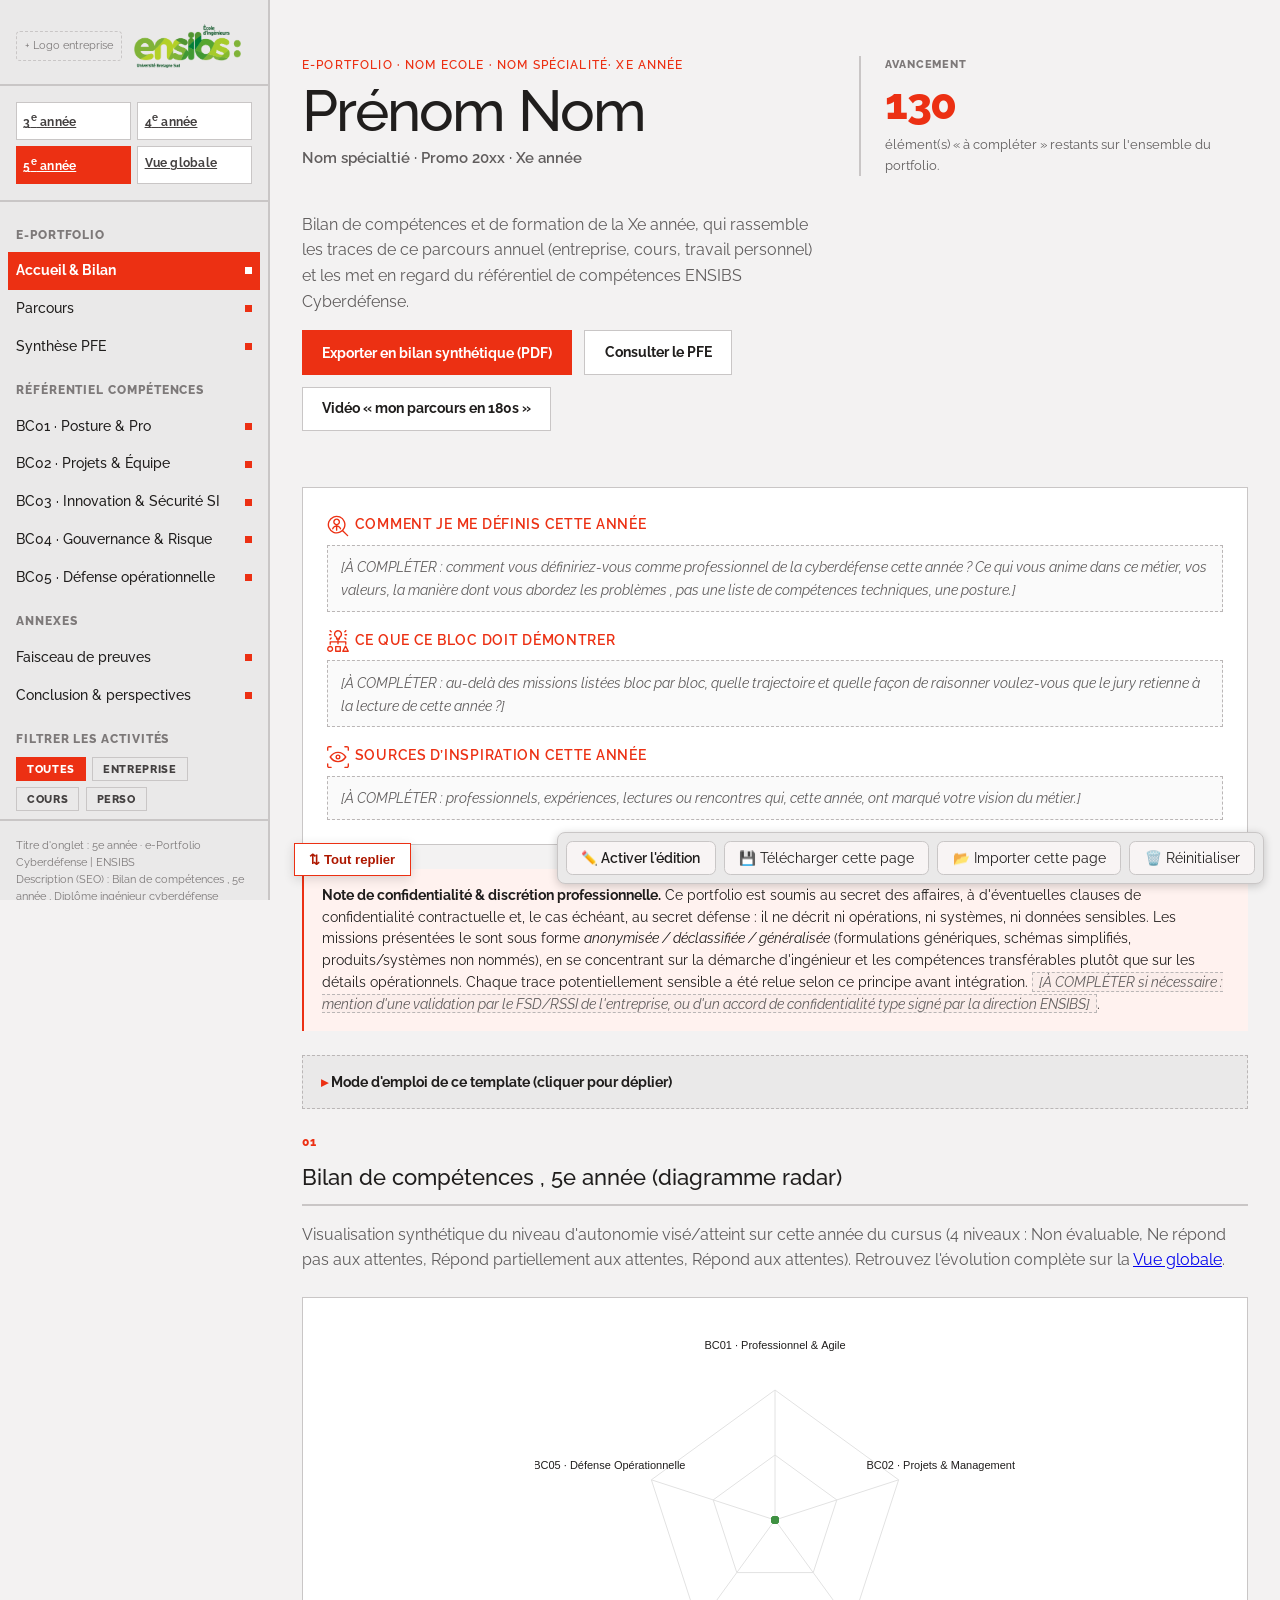
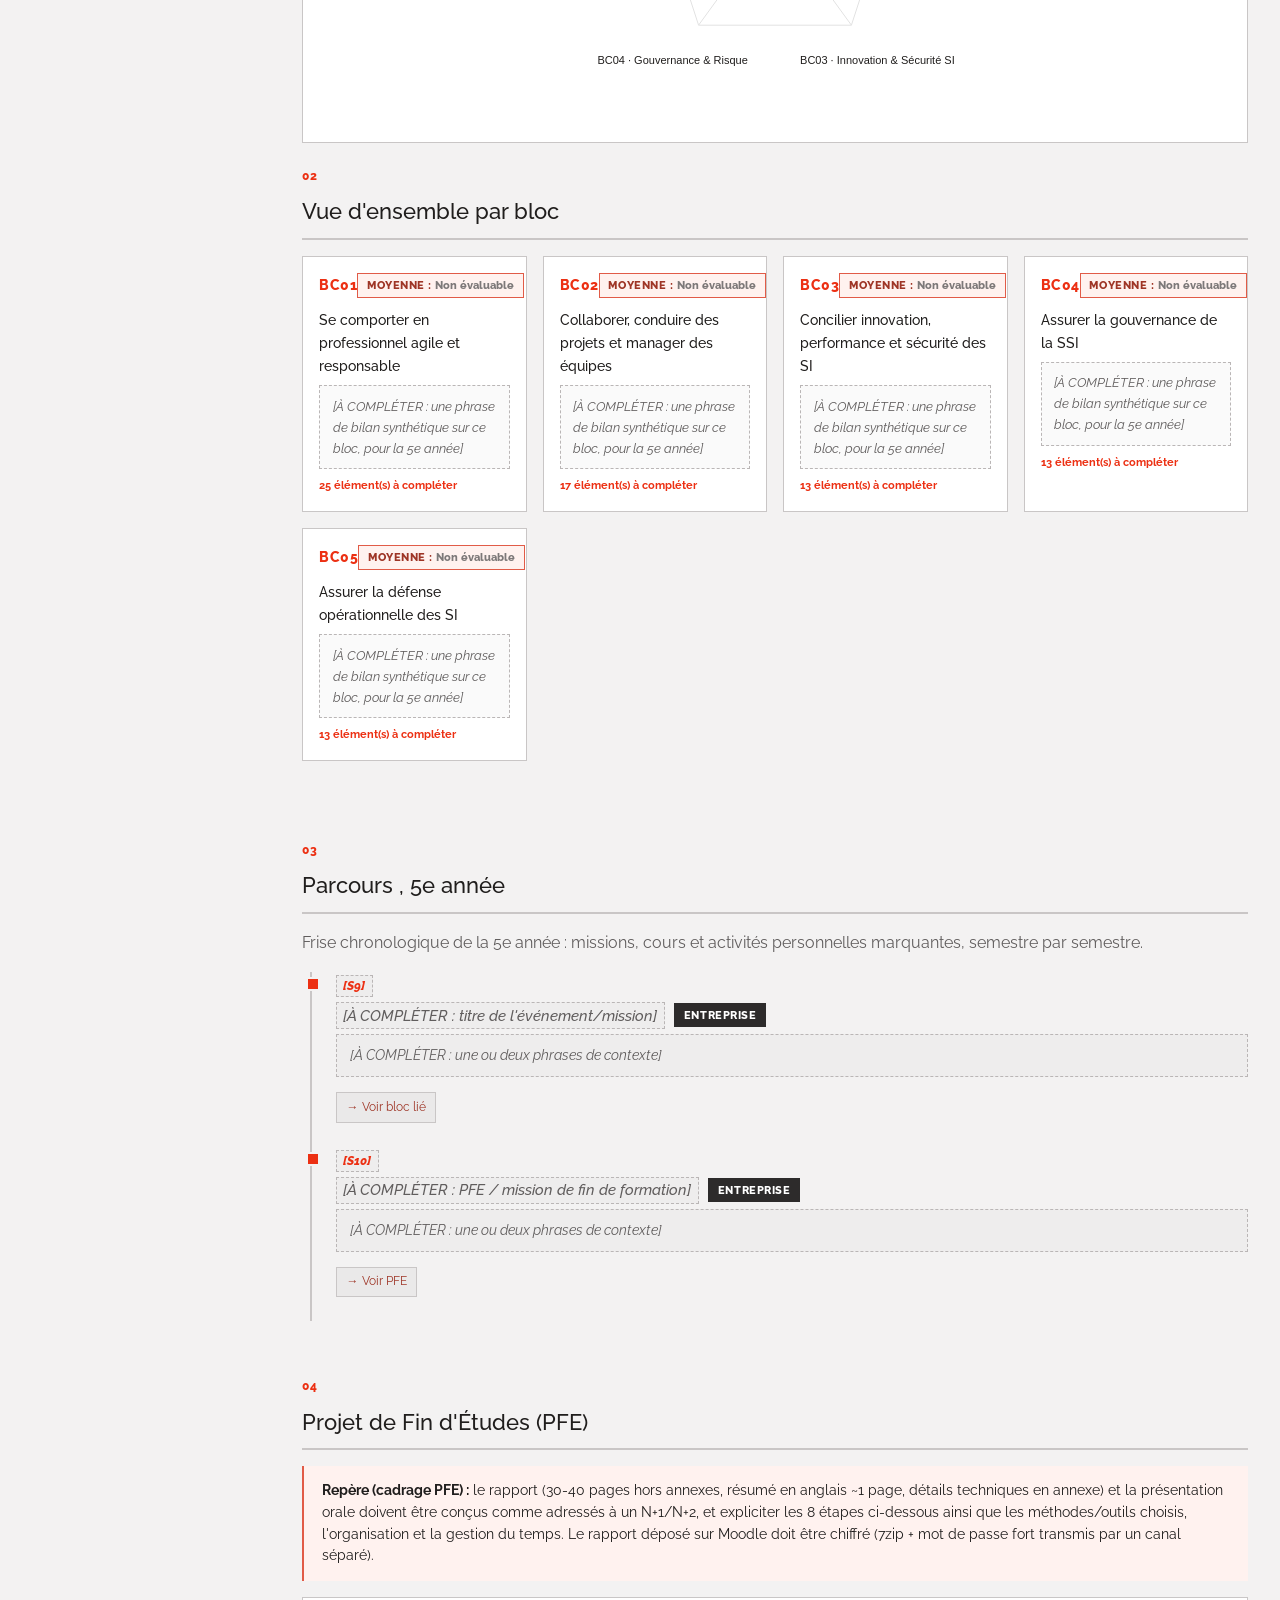
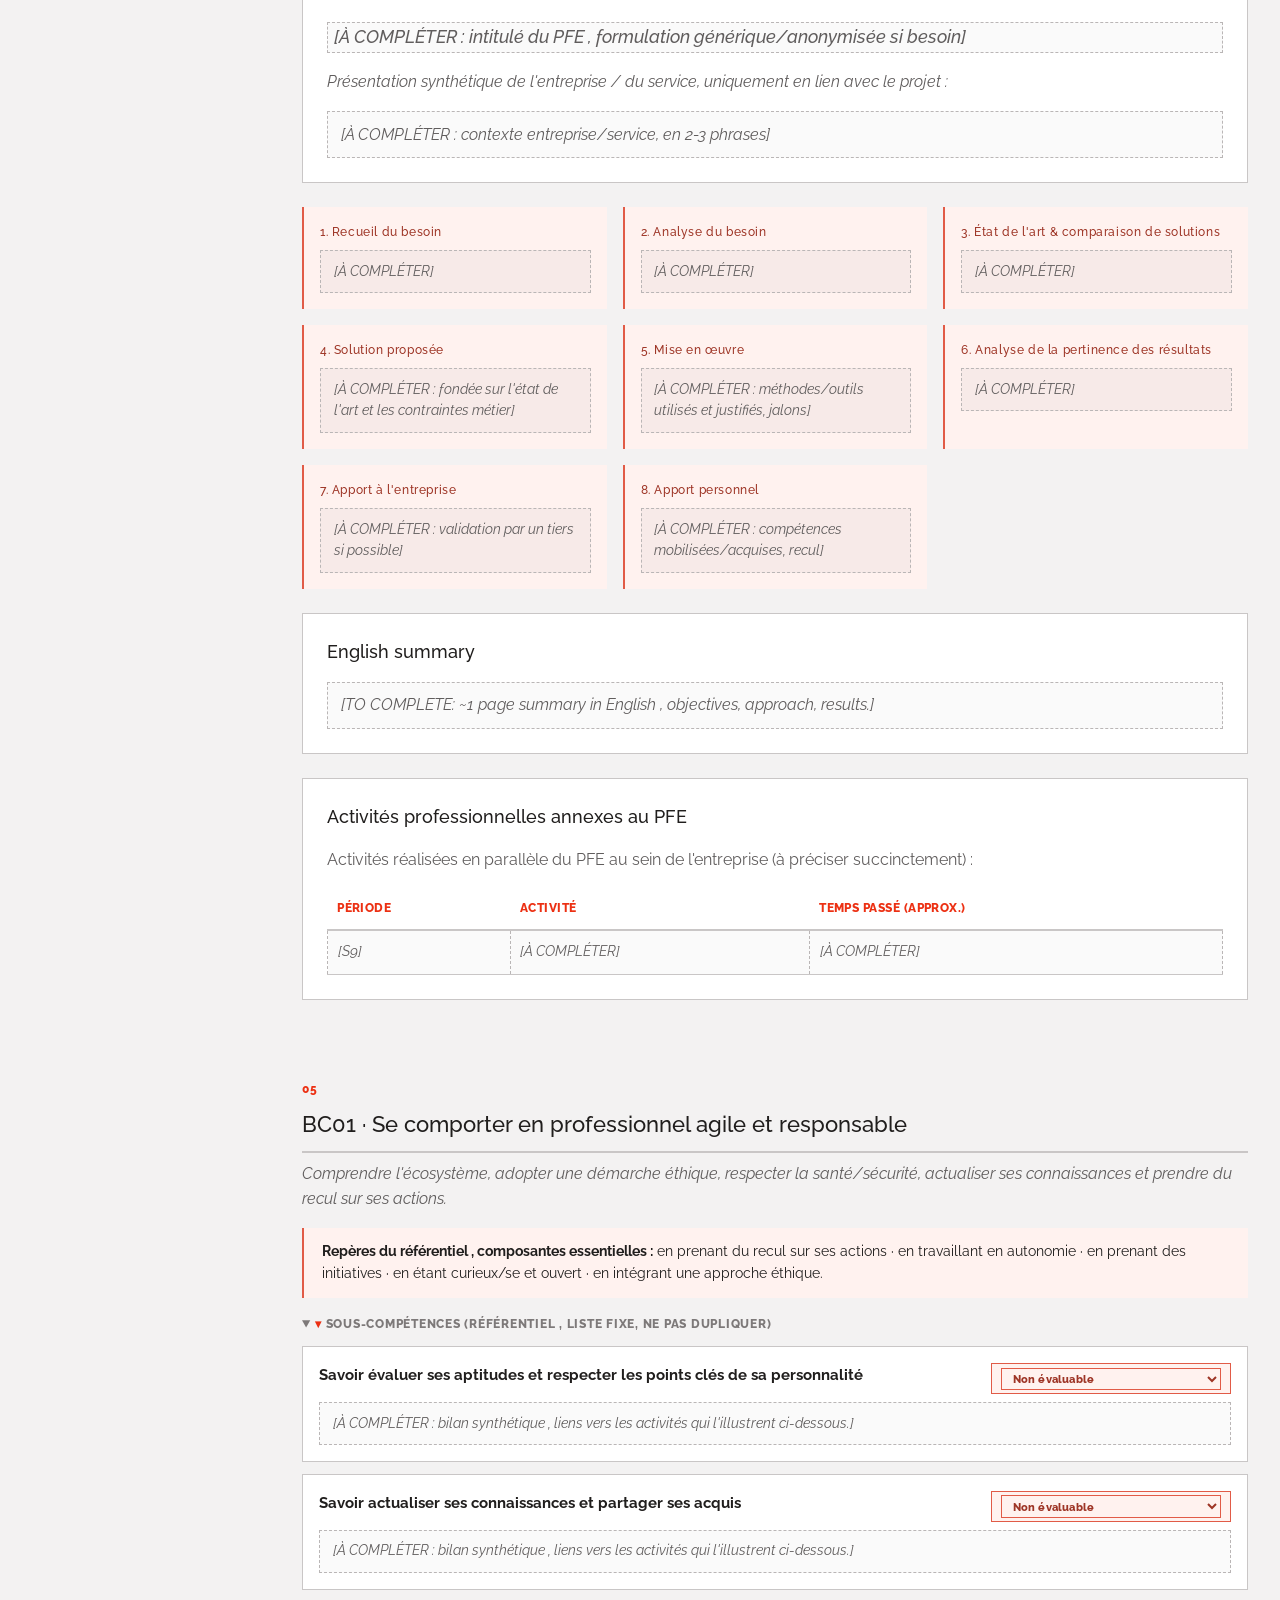
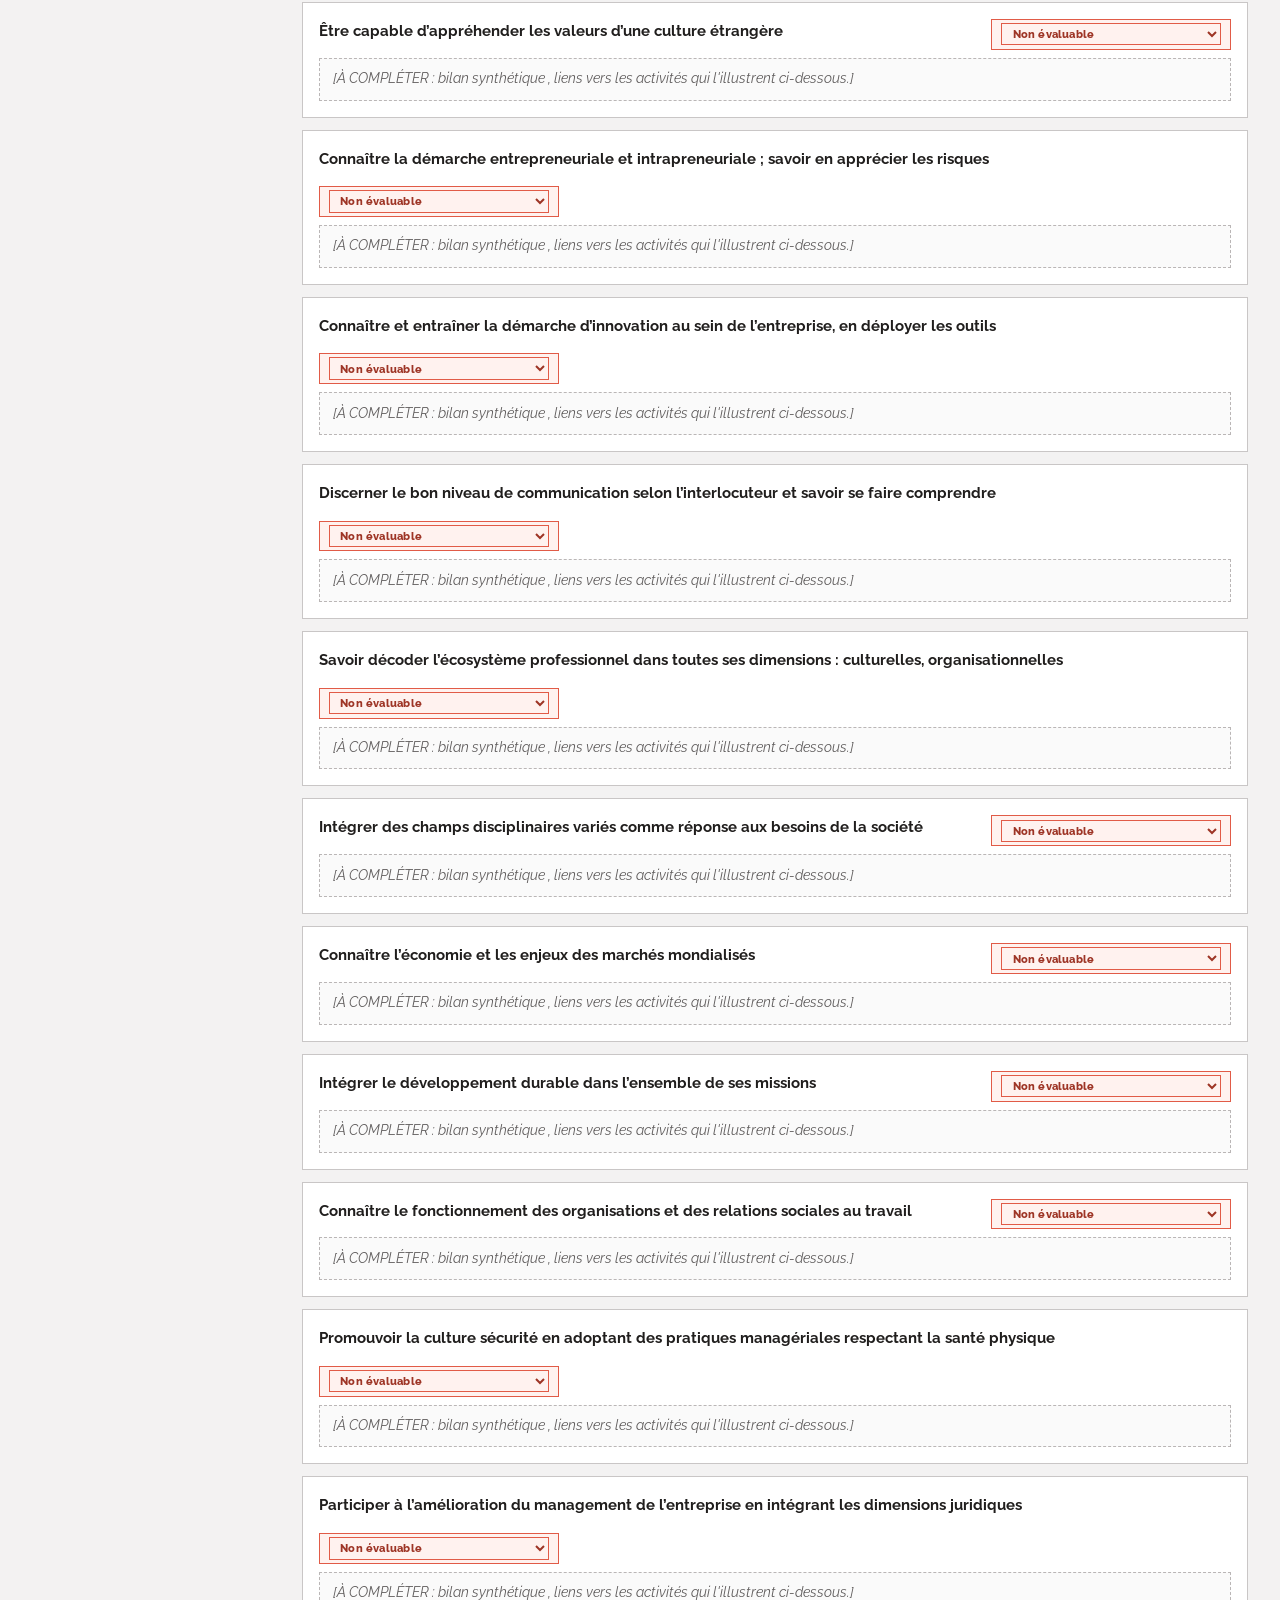
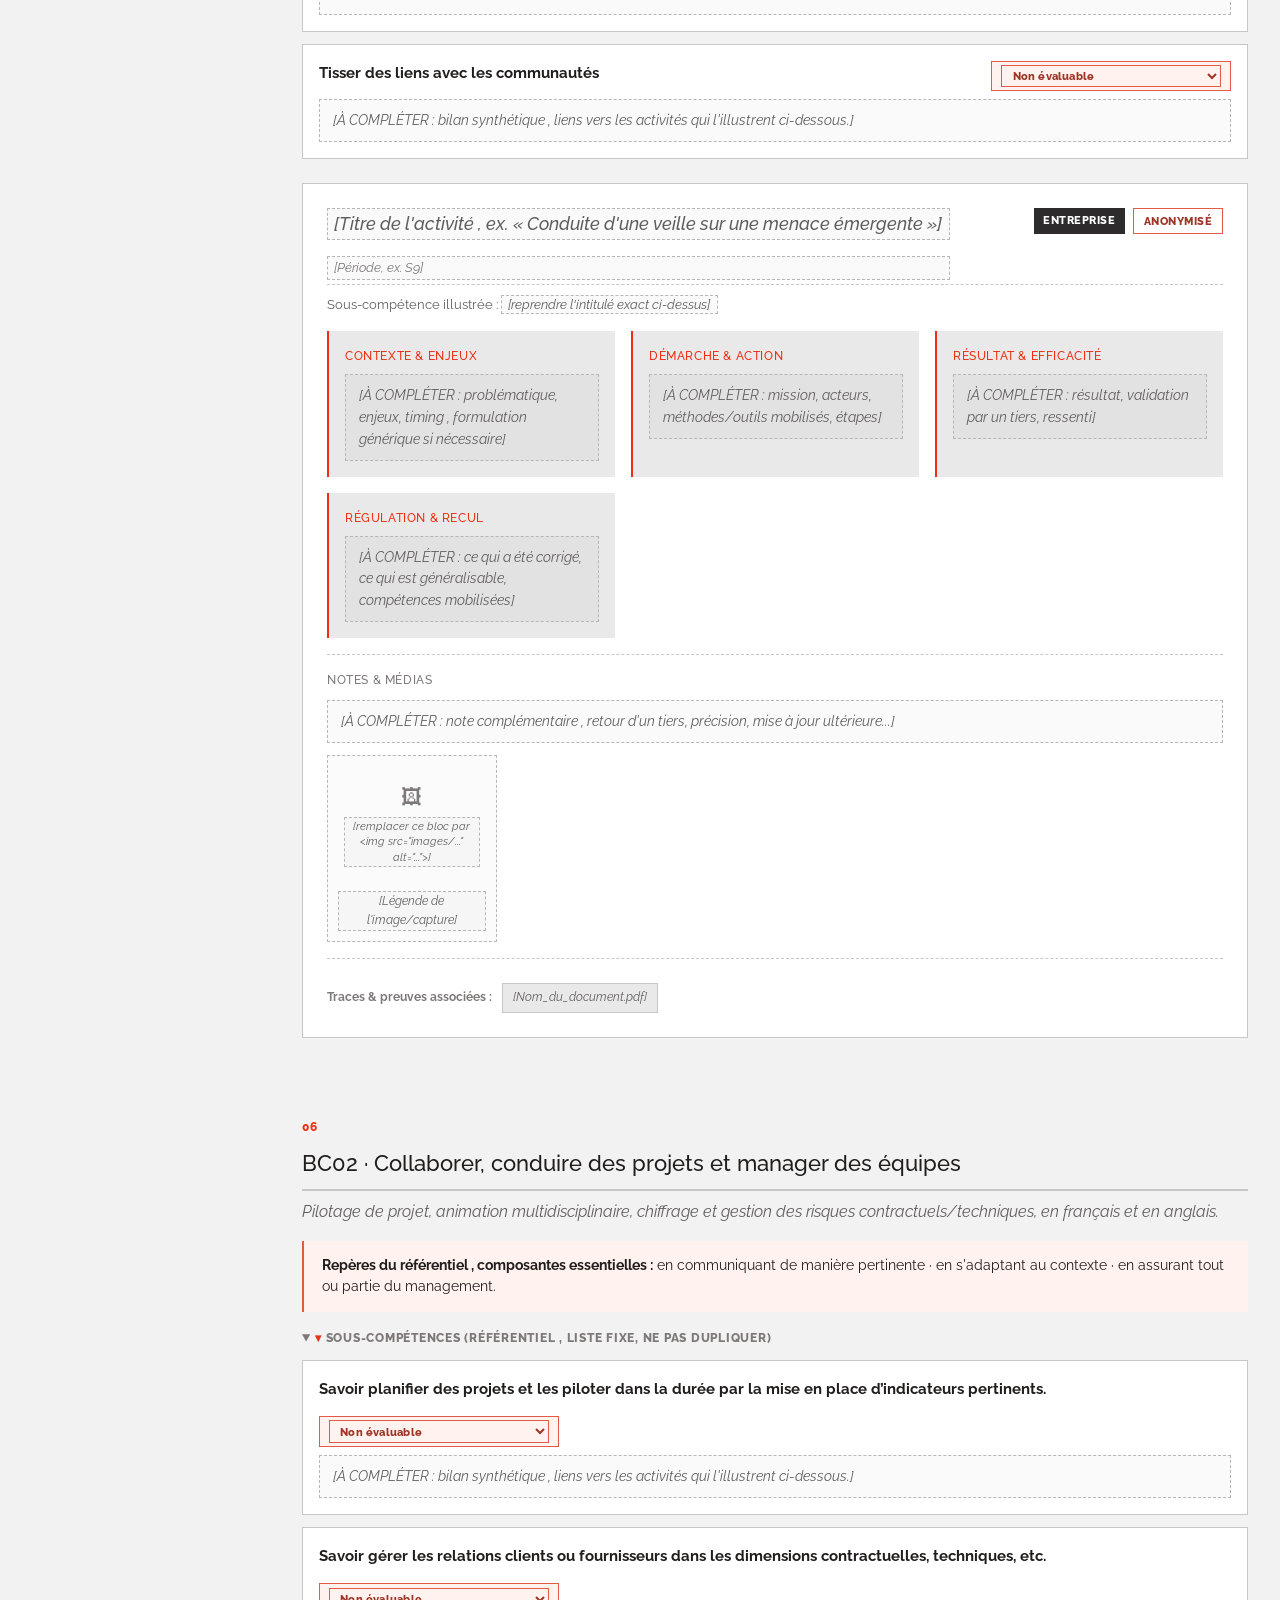
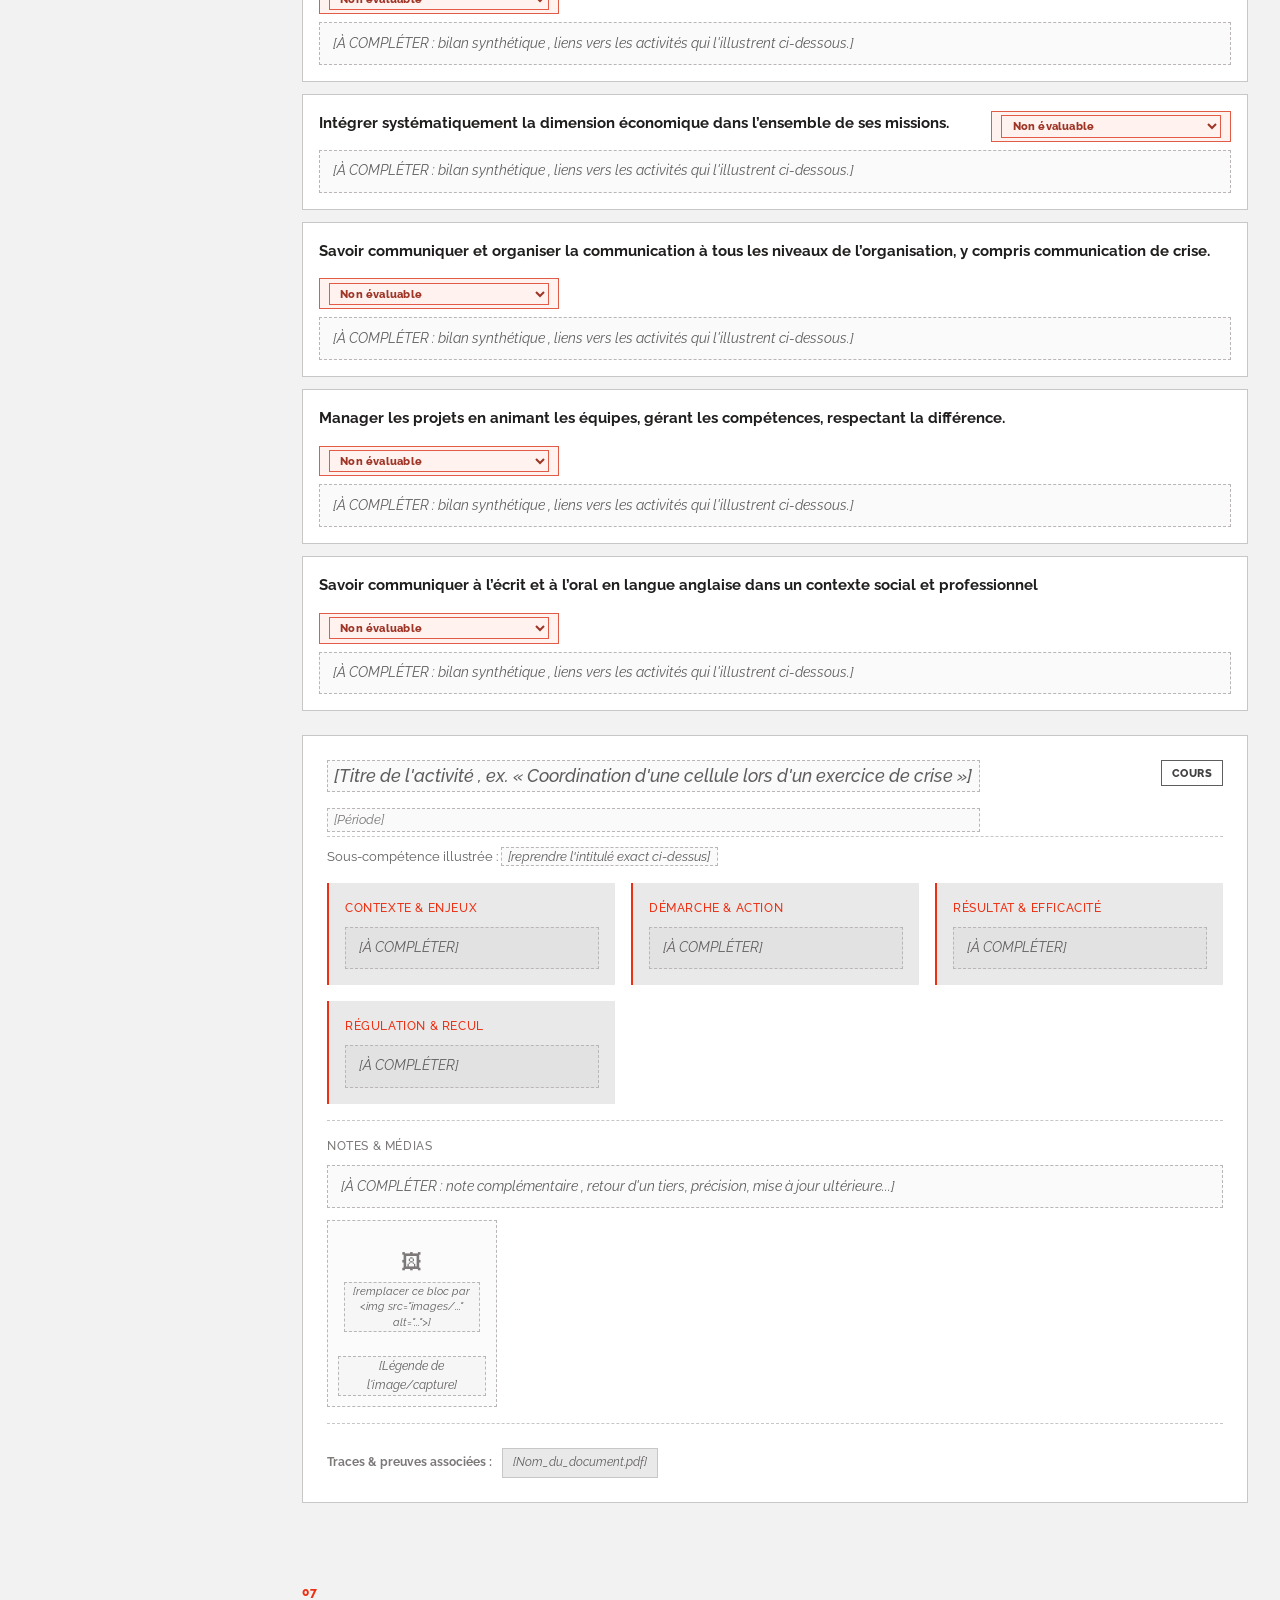
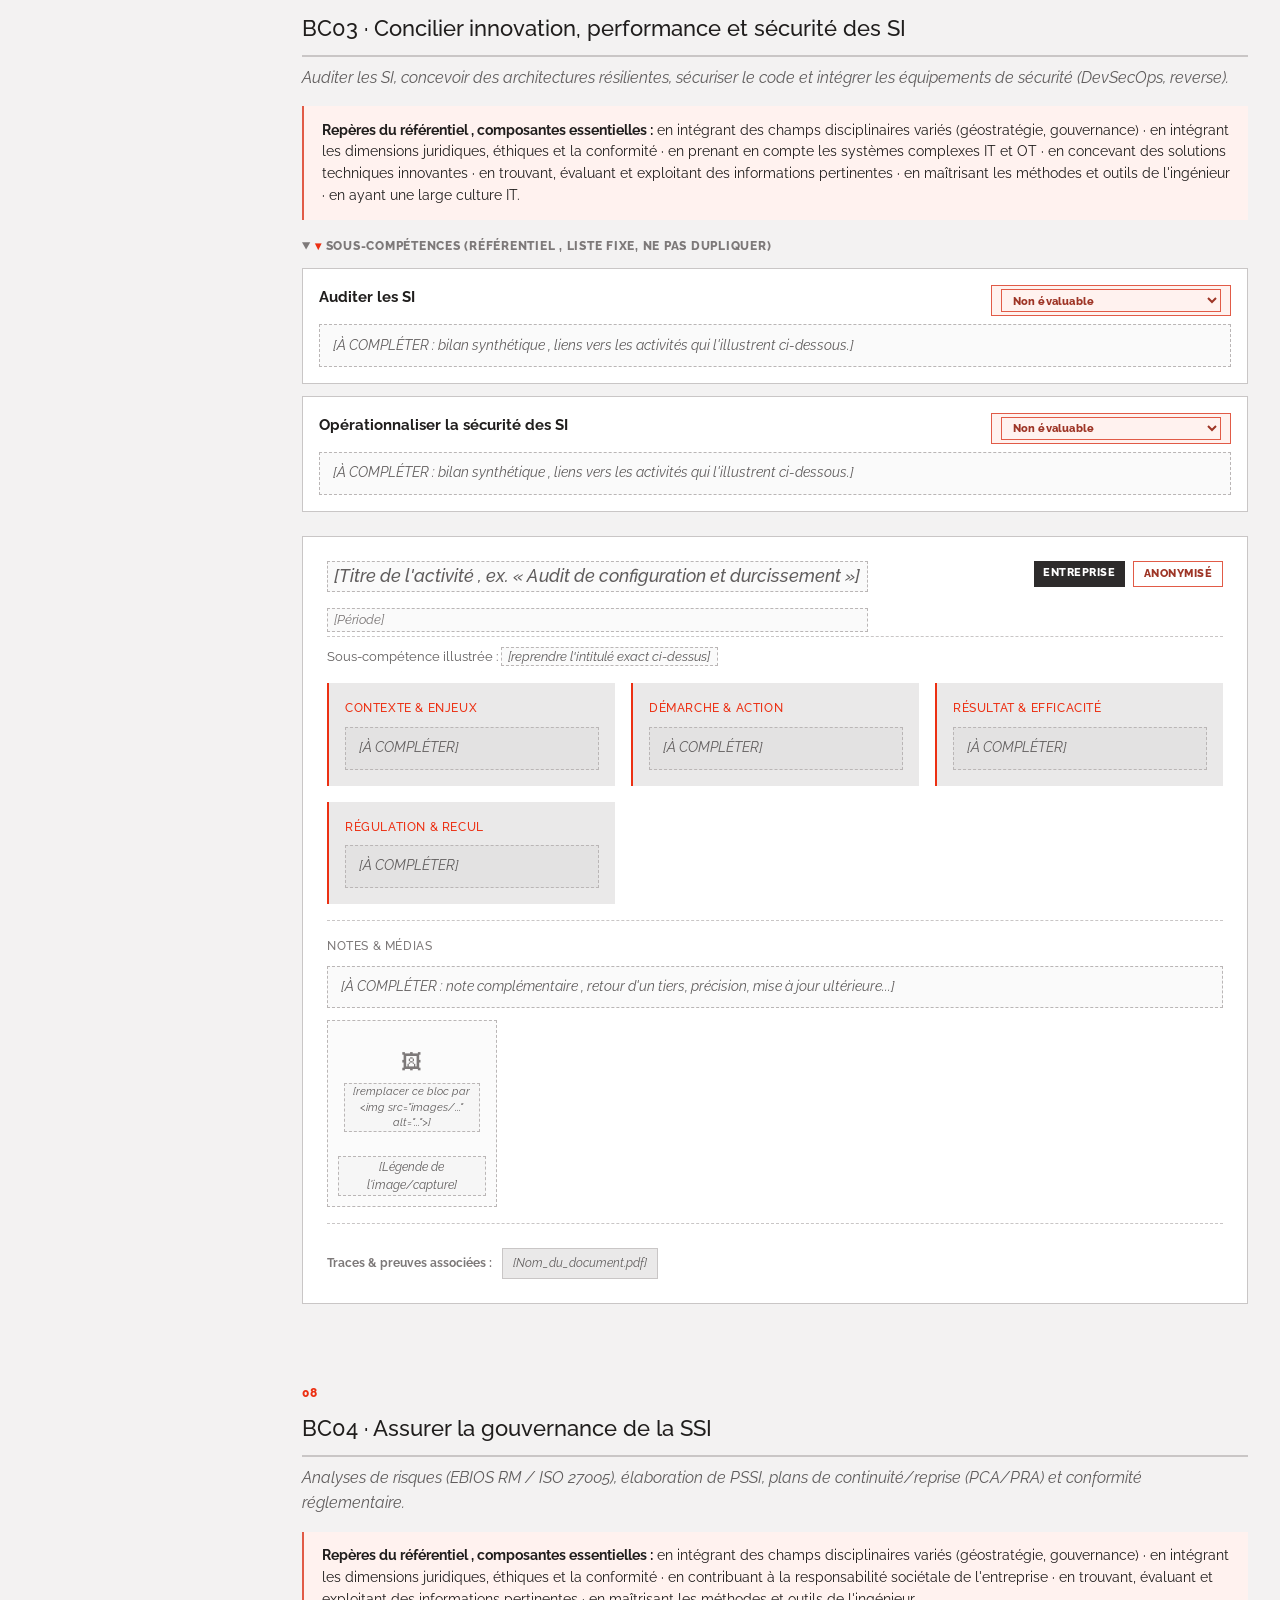
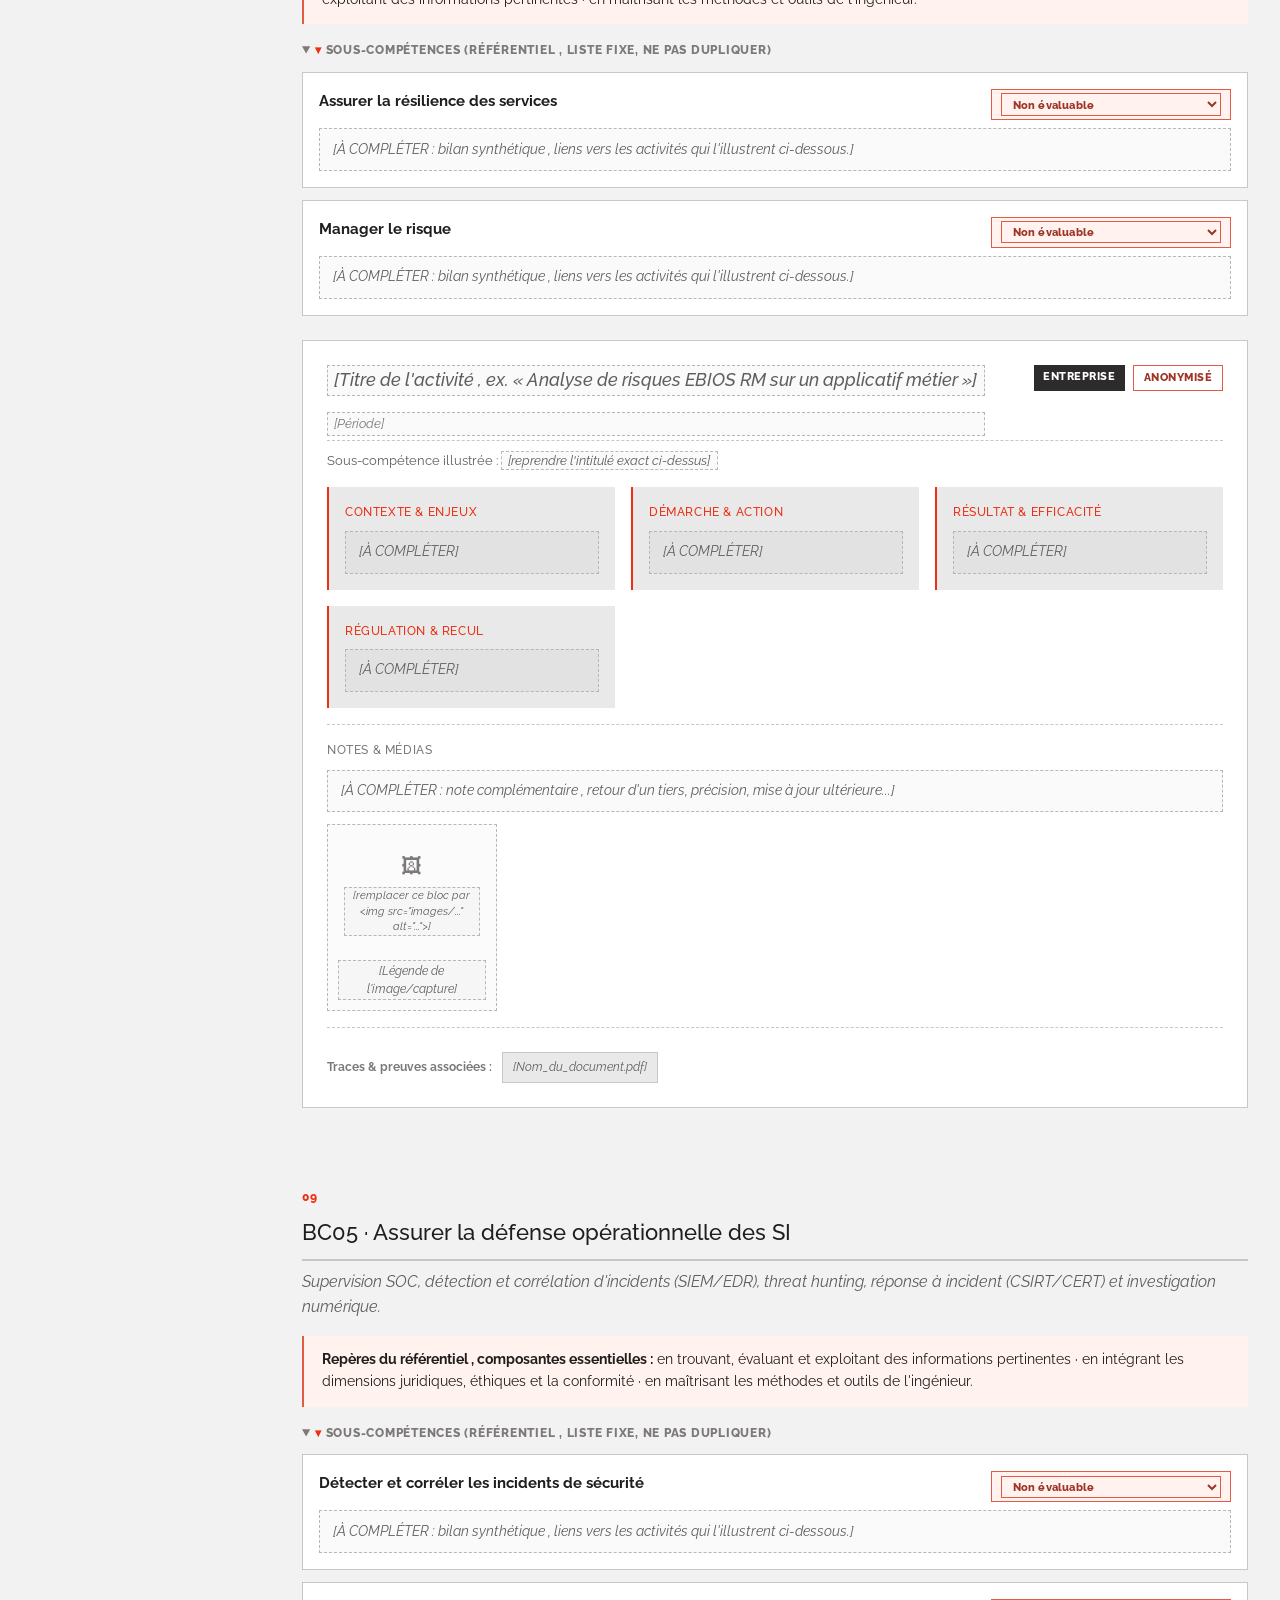
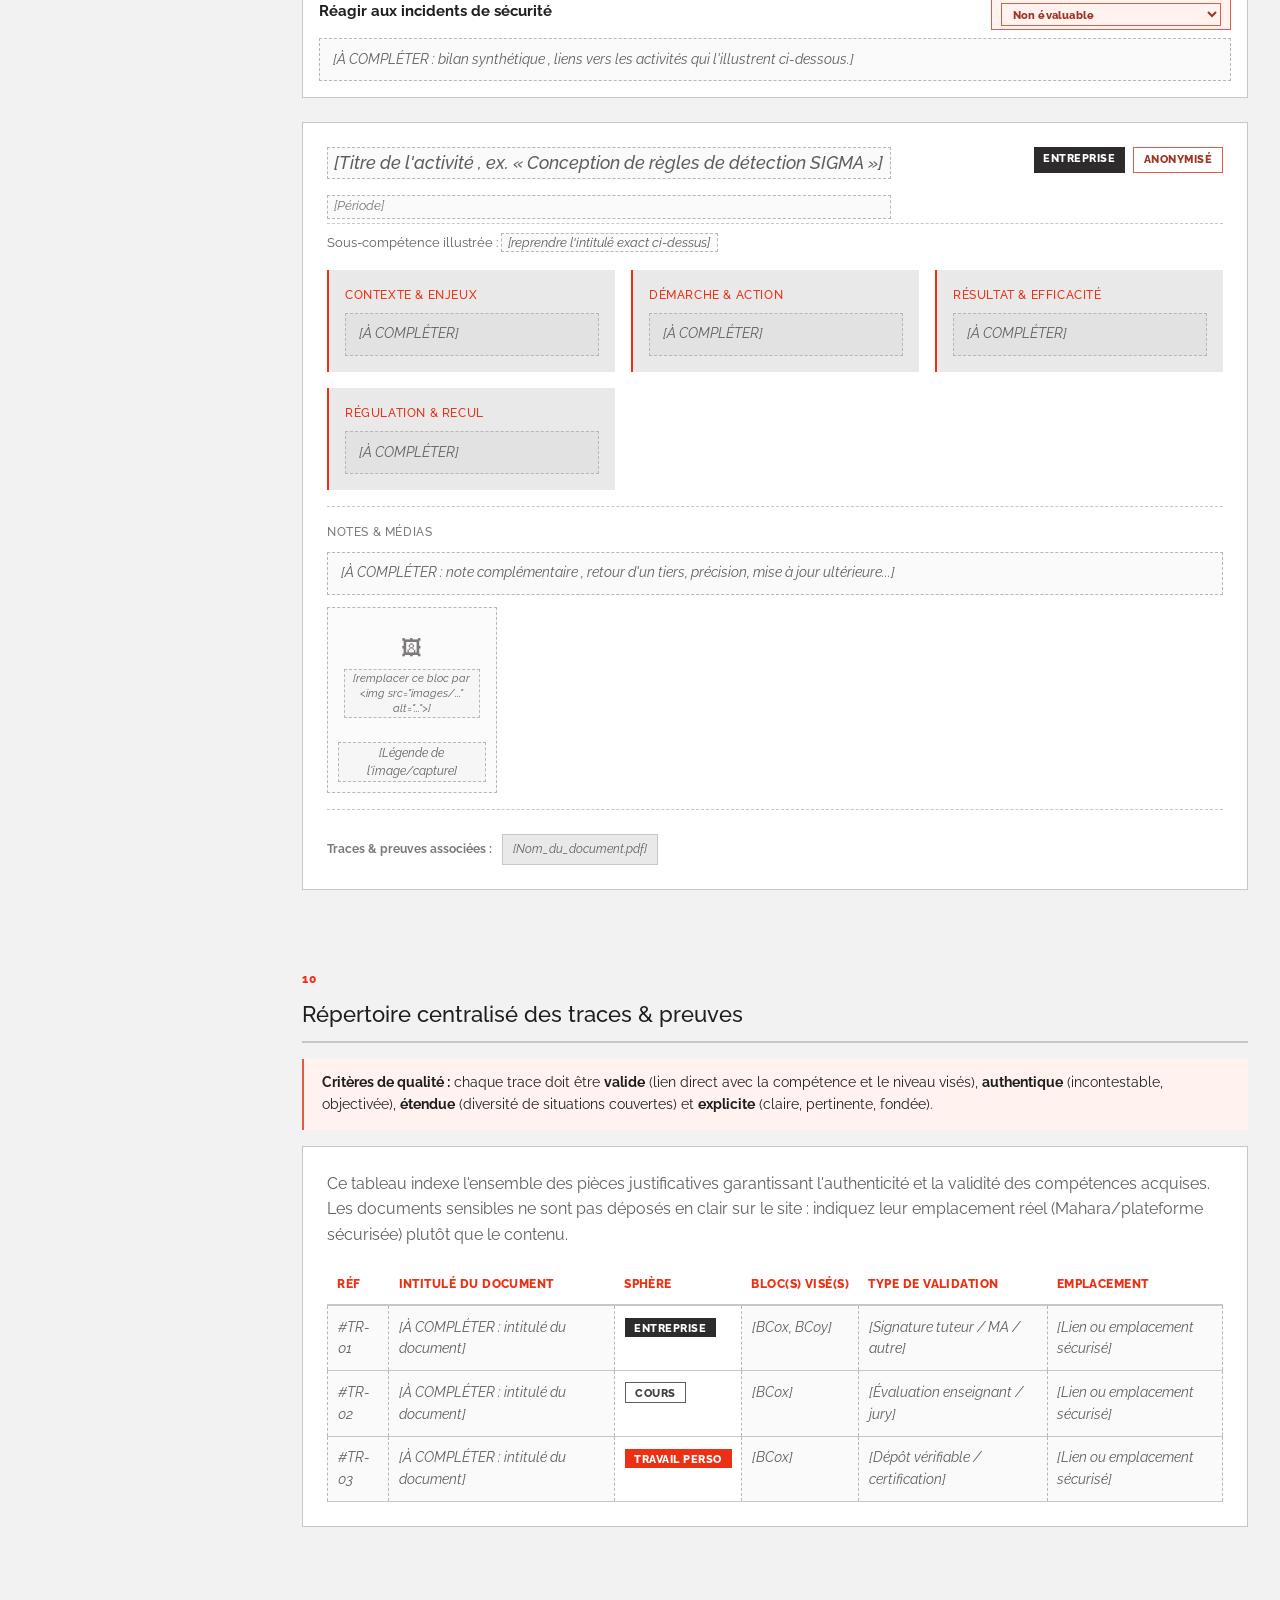
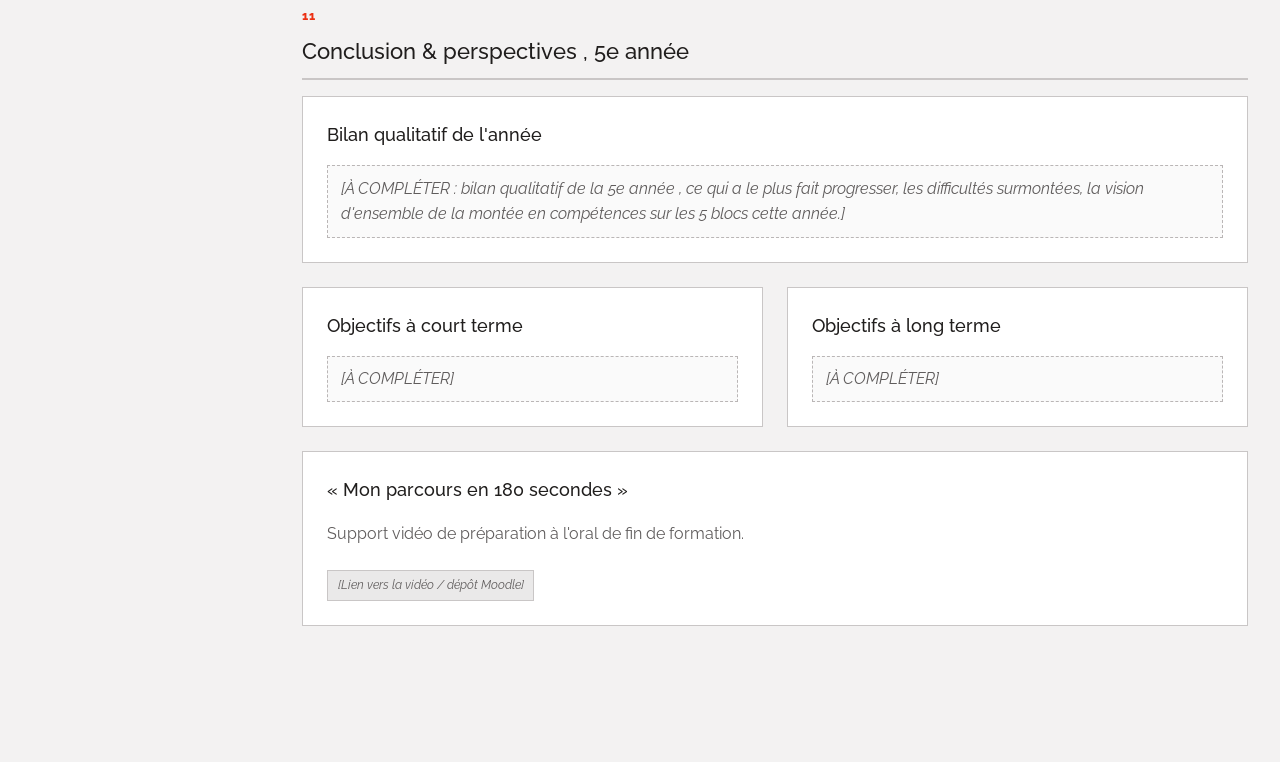
<file: annee-5.html>
<!DOCTYPE html>
<html lang="fr">
<head>
<meta charset="UTF-8" />
<meta name="viewport" content="width=device-width, initial-scale=1.0" />
<title>5e année · e-Portfolio Cyberdéfense | ENSIBS</title>
<meta name="description" content="Bilan de compétences , 5e année , Diplôme ingénieur cyberdéfense ENSIBS" />
<meta name="theme-color" content="#ec3013" />
<link rel="icon" type="image/svg+xml" href="data:image/svg+xml,%3Csvg xmlns='http://www.w3.org/2000/svg' viewBox='0 0 100 100'%3E%3Crect width='100' height='100' fill='%23ec3013'/%3E%3Ctext x='50' y='68' font-family='Arial, Helvetica, sans-serif' font-size='50' font-weight='800' fill='white' text-anchor='middle'%3EAC%3C/text%3E%3C/svg%3E" />
<link rel="preconnect" href="https://fonts.googleapis.com">
<link rel="preconnect" href="https://fonts.gstatic.com" crossorigin>
<link href="https://fonts.googleapis.com/css2?family=Archivo:ital,wght@0,400;0,500;0,600;0,700;0,800;1,400&display=swap" rel="stylesheet">
<link href="https://fonts.googleapis.com/css2?family=Raleway:ital,wght@0,100..900;1,100..900&display=swap" rel="stylesheet">
<link href="https://fonts.googleapis.com/css2?family=Montserrat:ital,wght@0,100..900;1,100..900&family=Raleway:ital,wght@0,100..900;1,100..900&display=swap" rel="stylesheet">
<link rel="stylesheet" href="style.css">
</head>
<body>

<a href="#main-content" class="skip-link">Aller au contenu</a>


<!--Ce fichier est un TEMPLATE : il contient à la fois du contenu
     fixe (référentiel de compétences, structure imposée par les
     consignes ENSIBS) et des zones à remplir, repérables par :

       - le texte entre crochets [À COMPLÉTER : ...]
       - la classe CSS "fill" / "fill-block" (bordure pointillée)

     DUPLICATION : chaque élément répétable (carte d'activité, ligne
     du tableau de preuves, entrée de frise chronologique) est
     encadré par deux commentaires HTML : un marqueur DUPLIQUER au
     début, un marqueur /DUPLIQUER (avec un slash) à la fin du bloc
     à copier-coller.

     Copiez tout ce qui se trouve entre ces deux marqueurs,
     collez-le juste après, puis modifiez le contenu.

     NOTATION & RADAR : chaque sous-compétence se note via un menu
     déroulant à 4 niveaux (Non évaluable / Ne répond pas aux attentes /
     Répond partiellement aux attentes / Répond aux attentes). La moyenne
     par bloc (« Non évaluable » exclu du calcul) est calculée
     automatiquement et alimente le diagramme radar , rien à modifier
     à la main dans le <script>.

     CONFIDENTIALITÉ : cf. la note en haut de page + le mode d'emploi
     dépliable ci-dessous. En résumé : aucune information classifiée
     ou sensible, formulations génériques/anonymisées, faisceau de
     preuves plutôt que détails opérationnels.

     SOUS-COMPÉTENCES : chaque bloc BC01-BC05 liste ses sous-compétences
     officielles (liste fixe, ne pas dupliquer), chacune avec son propre
     niveau qualitatif à choisir dans le menu déroulant. Chaque carte
     d'activité précise quelle sous-compétence elle illustre.

     NOTES & MÉDIAS : bloc optionnel sur une carte d'activité pour une
     note libre + une galerie d'images/captures (voir mode d'emploi).-->


<aside>
  <div class="brand">
    <div class="brand-logo" data-placeholder="+ Logo entreprise" title="Importer le logo de votre entreprise (mode édition)"></div>
    <img src="./images/logo_ensibs.png" alt="Logo ENSIBS" style="height:44px;">
  </div>
  <div class="year-tabs" role="group" aria-label="Changer de page (année ou vue globale)">
    <a class="year-tab" href="annee-3.html">3<sup>e</sup> année</a>
    <a class="year-tab" href="annee-4.html">4<sup>e</sup> année</a>
    <a class="year-tab active" href="annee-5.html">5<sup>e</sup> année</a>
    <a class="year-tab" href="index.html">Vue globale</a>
  </div>

  <div class="nav-group-title">e-Portfolio</div>
  <ul class="nav-links">
    <li><a href="#accueil" class="active">Accueil &amp; Bilan</a></li>
    <li><a href="#parcours">Parcours</a></li>
    <li><a href="#pfe">Synthèse PFE</a></li>
  </ul>

  <div class="nav-group-title">Référentiel Compétences</div>
  <ul class="nav-links">
    <li><a href="#bc01">BC01 · Posture &amp; Pro</a></li>
    <li><a href="#bc02">BC02 · Projets &amp; Équipe</a></li>
    <li><a href="#bc03">BC03 · Innovation &amp; Sécurité SI</a></li>
    <li><a href="#bc04">BC04 · Gouvernance &amp; Risque</a></li>
    <li><a href="#bc05">BC05 · Défense opérationnelle</a></li>
  </ul>

  <div class="nav-group-title">Annexes</div>
  <ul class="nav-links">
    <li><a href="#preuves">Faisceau de preuves</a></li>
    <li><a href="#conclusion">Conclusion &amp; perspectives</a></li>
  </ul>

  <div class="nav-group-title">Filtrer les activités</div>
  <div class="sphere-filter" role="group" aria-label="Filtrer les cartes d'activité par sphère">
    <button type="button" class="filter-chip active" data-sphere="all">Toutes</button>
    <button type="button" class="filter-chip" data-sphere="ent">Entreprise</button>
    <button type="button" class="filter-chip" data-sphere="cours">Cours</button>
    <button type="button" class="filter-chip" data-sphere="perso">Perso</button>
  </div>

  <div class="sidebar-footer">
    Titre d'onglet : <span class="head-field" id="pageTitleField"></span><br />
    Description (SEO) : <span class="head-field" id="pageDescField"></span><br />
    Dernière mise à jour : <span class="fill">[À COMPLÉTER]</span><br />
    Statut : <span class="fill">[À COMPLÉTER , ex. en cours / prêt pour jury]</span>
  </div>
</aside>

<main id="main-content">

  <section id="accueil">
    <div class="profile-hero">
      <div class="hero-grid">
        <div class="profile-info">
          <p class="hero-eyebrow">e-Portfolio · NOM ECOLE · Nom spécialité· Xe année</p>
          <h1>Prénom Nom</h1>
          <div class="profile-tagline">Nom spécialtié · Promo 20xx · Xe année</div>
          <br>
          <p>
            Bilan de compétences et de formation de la Xe année, qui rassemble les traces de ce
            parcours annuel (entreprise, cours, travail personnel) et les met en regard du référentiel
            de compétences ENSIBS Cyberdéfense.
          </p>
          <div class="actions-bar">
            <button class="btn btn-primary" onclick="window.print()">Exporter en bilan synthétique (PDF)</button>
            <a href="#pfe" class="btn btn-secondary">Consulter le PFE</a>
            <a href="#accueil-180s" class="btn btn-secondary">Vidéo « mon parcours en 180s »</a>
          </div>
        </div>

        <div class="stat-callout">
          <span class="stat-label">Avancement</span>
          <div class="stat-number"><span id="completion-global-number">0</span></div>
          <p class="stat-caption" id="completion-global-caption" aria-live="polite">
            élément(s) « à compléter » restants sur cette page.
          </p>
        </div>
      </div>
    </div>

    <div class="card identity-card">
      <div class="identity-block">
        <h4>
          <svg xmlns="http://www.w3.org/2000/svg" fill="none" viewBox="0 0 24 24" id="Job-Search-Man--Streamline-Ultimate" height="22" width="22" style="vertical-align:middle; margin-right:2px;" class="icon-pro">
            <path stroke="currentColor" stroke-linecap="round" stroke-linejoin="round" d="M2.21742 14.0197c0.93361 2.1968 2.70166 3.9327 4.91519 4.8259 2.21353 0.8932 4.69119 0.8705 6.88799 -0.0631 2.1968 -0.9336 3.9328 -2.7016 4.826 -4.9152 0.8932 -2.2135 0.8704 -4.69119 -0.0632 -6.88798s-2.7016 -3.93273 -4.9152 -4.82593c-2.2135 -0.8932 -4.69118 -0.8705 -6.88797 0.06311 -2.19679 0.93362 -3.93273 2.70166 -4.82593 4.91519 -0.8932 2.21353 -0.87049 4.69121 0.06312 6.88801Z" stroke-width="1.5"></path>
            <path stroke="currentColor" stroke-linecap="round" stroke-linejoin="round" d="m16.863 16.8652 5.637 5.635" stroke-width="1.5"></path>
            <path stroke="currentColor" stroke-linecap="round" stroke-linejoin="round" d="M7.5 7.5c0 0.79565 0.31607 1.55871 0.87868 2.12132C8.94129 10.1839 9.70435 10.5 10.5 10.5c0.7956 0 1.5587 -0.3161 2.1213 -0.87868 0.5626 -0.56261 0.8787 -1.32567 0.8787 -2.12132s-0.3161 -1.55871 -0.8787 -2.12132C12.0587 4.81607 11.2956 4.5 10.5 4.5c-0.79565 0 -1.55871 0.31607 -2.12132 0.87868C7.81607 5.94129 7.5 6.70435 7.5 7.5Z" stroke-width="1.5"></path>
            <path stroke="currentColor" stroke-linecap="round" stroke-linejoin="round" d="M10.5 12v4.5" stroke-width="1.5"></path>
            <path stroke="currentColor" stroke-linecap="round" stroke-linejoin="round" d="M14.724 14.9998c-0.3057 -0.8767 -0.8766 -1.6365 -1.6336 -2.1742 -0.7569 -0.5377 -1.6624 -0.8266 -2.5909 -0.8266 -0.92846 0 -1.83394 0.2889 -2.59089 0.8266 -0.75695 0.5377 -1.32786 1.2975 -1.63359 2.1742" stroke-width="1.5"></path>
          </svg>
        Comment je me définis cette année
        </h4>
        <p class="fill-block">[À COMPLÉTER : comment vous définiriez-vous comme professionnel de la
        cyberdéfense cette année ? Ce qui vous anime dans ce métier, vos valeurs, la manière dont
        vous abordez les problèmes , pas une liste de compétences techniques, une posture.]</p>
      </div>
      <div class="identity-block">
        <h4>
          <svg xmlns="http://www.w3.org/2000/svg" fill="none" viewBox="0 0 24 24" id="Idea-Strategy--Streamline-Ultimate" height="22" width="22" style="vertical-align:middle; margin-right:2px;" class="icon-idea">
            <path stroke="currentColor" stroke-linecap="round" stroke-linejoin="round" d="M0.801025 20.6369c0 0.693 0.275295 1.3577 0.765335 1.8477 0.49003 0.49 1.15465 0.7653 1.84767 0.7653 0.69301 0 1.35763 -0.2753 1.84767 -0.7653 0.49003 -0.49 0.76533 -1.1547 0.76533 -1.8477 0 -0.693 -0.2753 -1.3576 -0.76533 -1.8476 -0.49004 -0.4901 -1.15466 -0.7654 -1.84767 -0.7654 -0.69302 0 -1.35764 0.2753 -1.84767 0.7654 -0.49004 0.49 -0.765335 1.1546 -0.765335 1.8476Z" stroke-width="1.5"></path>
            <path stroke="currentColor" stroke-linecap="round" stroke-linejoin="round" d="M9.51099 18.1699H14.488v4.977H9.51099v-4.977Z" stroke-width="1.5"></path>
            <path stroke="currentColor" stroke-linecap="round" stroke-linejoin="round" d="M23.199 23.1469h-5.973l2.986 -5.475 2.987 5.475Z" stroke-width="1.5"></path>
            <path stroke="currentColor" stroke-linecap="round" stroke-linejoin="round" d="M15.733 4.58514c0.0012 -0.6733 -0.1798 -1.33439 -0.5237 -1.91323 -0.3439 -0.57884 -0.838 -1.05389 -1.4299 -1.37483 -0.5919 -0.320941 -1.2595 -0.475824 -1.9323 -0.448243 -0.6727 0.027581 -1.3255 0.236593 -1.88911 0.604913 -0.56364 0.36831 -1.01716 0.88221 -1.31255 1.48726 -0.29538 0.60505 -0.42162 1.27873 -0.36535 1.94968 0.05627 0.67095 0.29296 1.31419 0.685 1.86159 0.39204 0.5474 0.92483 0.97857 1.54191 1.24786v1.811h2.986v-1.811c0.665 -0.28976 1.2311 -0.76714 1.6289 -1.37368 0.3979 -0.60655 0.6103 -1.31594 0.6111 -2.04132Z" stroke-width="1.5"></path>
            <path stroke="currentColor" stroke-linecap="round" stroke-linejoin="round" d="M3.539 15.4318v-2.488h16.922v2.488" stroke-width="1.5"></path>
            <path stroke="currentColor" stroke-linecap="round" stroke-linejoin="round" d="M19.775 5.229h1.493" stroke-width="1.5"></path>
            <path stroke="currentColor" stroke-linecap="round" stroke-linejoin="round" d="m19.466 8.65283 1.055 1.056" stroke-width="1.5"></path>
            <path stroke="currentColor" stroke-linecap="round" stroke-linejoin="round" d="M19.466 1.806 20.521 0.75" stroke-width="1.5"></path>
            <path stroke="currentColor" stroke-linecap="round" stroke-linejoin="round" d="M4.22499 5.229h-1.493" stroke-width="1.5"></path>
            <path stroke="currentColor" stroke-linecap="round" stroke-linejoin="round" d="m4.53403 8.65283 -1.056 1.056" stroke-width="1.5"></path>
            <path stroke="currentColor" stroke-linecap="round" stroke-linejoin="round" d="M4.53403 1.806 3.47803 0.75" stroke-width="1.5"></path>
            <path stroke="currentColor" stroke-linecap="round" stroke-linejoin="round" d="M12 9.81104V14.935" stroke-width="1.5"></path>
          </svg>
          Ce que ce bloc doit démontrer
        </h4>
        <p class="fill-block">[À COMPLÉTER : au-delà des missions listées bloc par bloc, quelle
        trajectoire et quelle façon de raisonner voulez-vous que le jury retienne à la lecture de
        cette année ?]</p>
      </div>
      <div class="identity-block">
        <h4>
          <svg xmlns="http://www.w3.org/2000/svg" fill="none" viewBox="0 0 24 24" height="22" width="22" style="vertical-align:middle; margin-right:2px;" class="icon-inspiration">
            <path stroke="currentColor" stroke-linecap="round" stroke-linejoin="round" d="M3.5 12S6.9 7 12 7s8.5 5 8.5 5 -3.4 5 -8.5 5 -8.5 -5 -8.5 -5Z" stroke-width="1.5"></path>
            <path stroke="currentColor" stroke-linecap="round" stroke-linejoin="round" d="M12 10s2 0 2 2c0 0 0 2 -2 2 0 0 -2 0 -2 -2 0 0 0 -2 2 -2Z" stroke-width="1.5"></path>
            <path stroke="currentColor" stroke-linecap="round" stroke-linejoin="round" d="M0.75 4.5V2.25c0 -0.39782 0.158035 -0.77936 0.43934 -1.06066C1.47064 0.908035 1.85218 0.75 2.25 0.75H4.5" stroke-width="1.5"></path>
            <path stroke="currentColor" stroke-linecap="round" stroke-linejoin="round" d="M23.25 4.5V2.25c0 -0.39782 -0.158 -0.77936 -0.4393 -1.06066C22.5294 0.908035 22.1478 0.75 21.75 0.75H19.5" stroke-width="1.5"></path>
            <path stroke="currentColor" stroke-linecap="round" stroke-linejoin="round" d="M0.75 19.5v2.25c0 0.3978 0.158035 0.7794 0.43934 1.0607 0.2813 0.2813 0.66284 0.4393 1.06066 0.4393H4.5" stroke-width="1.5"></path>
            <path stroke="currentColor" stroke-linecap="round" stroke-linejoin="round" d="M23.25 19.5v2.25c0 0.3978 -0.158 0.7794 -0.4393 1.0607s-0.6629 0.4393 -1.0607 0.4393H19.5" stroke-width="1.5"></path>
          </svg>
            Sources d’inspiration cette année
        </h4>
        <p class="fill-block">[À COMPLÉTER : professionnels, expériences, lectures ou rencontres qui,
        cette année, ont marqué votre vision du métier.]</p>
      </div>
    </div>

    <div class="confidential-notice">
      <strong>Note de confidentialité &amp; discrétion professionnelle.</strong>
      Ce portfolio est soumis au secret des affaires, à d'éventuelles clauses de confidentialité
      contractuelle et, le cas échéant, au secret défense : il ne décrit ni opérations, ni systèmes,
      ni données sensibles. Les missions présentées le sont sous forme <em>anonymisée / déclassifiée /
      généralisée</em> (formulations génériques, schémas simplifiés, produits/systèmes non nommés),
      en se concentrant sur la démarche d'ingénieur et les compétences transférables plutôt que sur
      les détails opérationnels. Chaque trace potentiellement sensible a été relue selon ce principe
      avant intégration. <span class="fill">[À COMPLÉTER si nécessaire : mention d'une validation
      par le FSD/RSSI de l'entreprise, ou d'un accord de confidentialité type signé par la direction
      ENSIBS]</span>.
    </div>

    <details class="howto">
      <summary>Mode d'emploi de ce template (cliquer pour déplier)</summary>
      <div class="howto-content">
        <h4>Légende des badges</h4>
        <p class="badges-legend">
          <span class="badge badge-ent">Entreprise</span> mission/projet en entreprise &nbsp;·&nbsp;
          <span class="badge badge-cours">Cours</span> projet, TP, étude de cas, CTF académique &nbsp;·&nbsp;
          <span class="badge badge-perso">Travail perso</span> homelab, CTF, certification, contribution &nbsp;·&nbsp;
          <span class="badge badge-anon">Anonymisé</span> contenu généralisé/déclassifié
        </p>
        <h4>Sous-compétences</h4>
        <p>
          Chaque bloc BC01-BC05 liste ses sous-compétences officielles du référentiel RNCP
         , chacune avec son
          propre niveau visé/atteint. Cette liste est fixe (ne pas la dupliquer) : sur chaque carte
          d'activité, indiquez simplement quelle sous-compétence elle illustre.
        </p>
        <h4>Notes &amp; médias</h4>
        <p>
          Une carte d'activité peut recevoir un bloc « Notes &amp; médias » : une note libre
          (complément, retour d'un tiers reçu après coup, mise à jour) et une galerie de vignettes.
          Pour ajouter une vraie image, remplacez le contenu de <code>.media-placeholder</code> par
          <code>&lt;img src="images/mon-fichier.png" alt="..."&gt;</code>. Ce bloc n'est présent que sur
          une carte d'exemple par section BC0x : copiez-le (encadré par les mêmes marqueurs
          DUPLIQUER que les vignettes) dans n'importe quelle autre carte.
        </p>
        <h4>Notation &amp; radar de compétences</h4>
        <p>
          Chaque sous-compétence se note directement via son menu déroulant : Non évaluable ·
          Ne répond pas aux attentes · Répond partiellement aux attentes · Répond aux attentes.
          La moyenne de chaque bloc BC01-BC05 (« Non évaluable » n'est pas compté dans le calcul) est
          recalculée automatiquement à chaque changement et alimente le diagramme radar ci-dessous ,
          aucune manipulation du code n'est nécessaire. Ces notes sont enregistrées dans ce
          navigateur (localStorage) ; la page index.html (Vue globale) les relit automatiquement pour
          superposer les 3 années, à condition d'avoir déjà ouvert chaque page annee-X.html au moins
          une fois sur cet appareil.
        </p>
        <h4>Indicateur de complétion</h4>
        <p>
          Un point orange apparaît automatiquement à côté de chaque lien du menu (et un compteur
          sous chaque bloc en page d'accueil) tant qu'il reste des
          <span class="fill">[À COMPLÉTER]</span> dans la section ; il disparaît entièrement une
          fois la section complète.
        </p>
        <h4>Filtrer les activités par sphère</h4>
        <p>
          Les boutons « Toutes / Entreprise / Cours / Perso » dans le menu latéral masquent les
          cartes d'activité qui ne correspondent pas à la sélection, sur cette page. L'export PDF
          (impression) ignore le filtre et affiche toujours l'intégralité du contenu.
        </p>
      </div>
    </details>

    <h2 class="numbered-heading">Bilan de compétences , 5e année (diagramme radar)</h2>
    <p>
      Visualisation synthétique du niveau d'autonomie visé/atteint sur cette année du cursus
      (4 niveaux : Non évaluable, Ne répond pas aux attentes, Répond partiellement aux attentes, Répond aux attentes). Retrouvez l'évolution complète sur
      la <a href="index.html">Vue globale</a>.
    </p>
    <div class="radar-wrapper">
      <canvas id="radarCanvas" width="480" height="380" role="img"
        aria-label="Diagramme radar du niveau de compétences par bloc pour la 5e année, 4 niveaux : non évaluable, ne répond pas aux attentes, répond partiellement aux attentes, répond aux attentes.">
        Diagramme radar illustrant le niveau atteint sur les blocs BC01 à BC05 pour la 5e année
        (4 niveaux qualitatifs). Le détail chiffré est disponible dans la section « Vue d'ensemble par bloc ».
      </canvas>
    </div>

    <h2 class="numbered-heading">Vue d'ensemble par bloc</h2>
    <div class="overview-grid">

      <a href="#bc01" class="overview-card">
        <div class="overview-card-head">
          <span class="overview-code">BC01</span>
          <span class="level-badge">Moyenne : <span class="bc-average is-na" data-bc-avg="bc01">Non évaluable</span></span>
        </div>
        <h4>Se comporter en professionnel agile et responsable</h4>
        <p class="fill-block">[À COMPLÉTER : une phrase de bilan synthétique sur ce bloc, pour la 5e année]</p>
        <span class="completion-count" data-target="bc01"></span>
      </a>

      <a href="#bc02" class="overview-card">
        <div class="overview-card-head">
          <span class="overview-code">BC02</span>
          <span class="level-badge">Moyenne : <span class="bc-average is-na" data-bc-avg="bc02">Non évaluable</span></span>
        </div>
        <h4>Collaborer, conduire des projets et manager des équipes</h4>
        <p class="fill-block">[À COMPLÉTER : une phrase de bilan synthétique sur ce bloc, pour la 5e année]</p>
        <span class="completion-count" data-target="bc02"></span>
      </a>

      <a href="#bc03" class="overview-card">
        <div class="overview-card-head">
          <span class="overview-code">BC03</span>
          <span class="level-badge">Moyenne : <span class="bc-average is-na" data-bc-avg="bc03">Non évaluable</span></span>
        </div>
        <h4>Concilier innovation, performance et sécurité des SI</h4>
        <p class="fill-block">[À COMPLÉTER : une phrase de bilan synthétique sur ce bloc, pour la 5e année]</p>
        <span class="completion-count" data-target="bc03"></span>
      </a>

      <a href="#bc04" class="overview-card">
        <div class="overview-card-head">
          <span class="overview-code">BC04</span>
          <span class="level-badge">Moyenne : <span class="bc-average is-na" data-bc-avg="bc04">Non évaluable</span></span>
        </div>
        <h4>Assurer la gouvernance de la SSI</h4>
        <p class="fill-block">[À COMPLÉTER : une phrase de bilan synthétique sur ce bloc, pour la 5e année]</p>
        <span class="completion-count" data-target="bc04"></span>
      </a>

      <a href="#bc05" class="overview-card">
        <div class="overview-card-head">
          <span class="overview-code">BC05</span>
          <span class="level-badge">Moyenne : <span class="bc-average is-na" data-bc-avg="bc05">Non évaluable</span></span>
        </div>
        <h4>Assurer la défense opérationnelle des SI</h4>
        <p class="fill-block">[À COMPLÉTER : une phrase de bilan synthétique sur ce bloc, pour la 5e année]</p>
        <span class="completion-count" data-target="bc05"></span>
      </a>

    </div>
  </section>

  <section id="parcours">
    <h2 class="numbered-heading">Parcours , 5e année</h2>
    <p>Frise chronologique de la 5e année : missions, cours et activités personnelles marquantes, semestre par semestre.</p>

    <ol class="timeline">

      <!-- DUPLIQUER: entrée de frise chronologique -->
      <li class="timeline-item">
        <div class="timeline-period fill">[S9]</div>
        <div class="timeline-body">
          <div class="timeline-title-row">
            <h4 class="fill">[À COMPLÉTER : titre de l'événement/mission]</h4>
            <span class="badge badge-ent">Entreprise</span>
          </div>
          <p class="fill-block">[À COMPLÉTER : une ou deux phrases de contexte]</p>
          <a href="#bc01" class="trace-item">→ Voir bloc lié</a>
        </div>
      </li>
      <!-- /DUPLIQUER -->

      <li class="timeline-item">
        <div class="timeline-period fill">[S10]</div>
        <div class="timeline-body">
          <div class="timeline-title-row">
            <h4 class="fill">[À COMPLÉTER : PFE / mission de fin de formation]</h4>
            <span class="badge badge-ent">Entreprise</span>
          </div>
          <p class="fill-block">[À COMPLÉTER : une ou deux phrases de contexte]</p>
          <a href="#pfe" class="trace-item">→ Voir PFE</a>
        </div>
      </li>

    </ol>
  </section>

  <section id="pfe">
    <h2 class="numbered-heading">Projet de Fin d'Études (PFE)</h2>

    <div class="reference-box">
      <strong>Repère (cadrage PFE) :</strong> le rapport (30-40 pages hors annexes, résumé en anglais
      ~1 page, détails techniques en annexe) et la présentation orale doivent être conçus comme
      adressés à un N+1/N+2, et expliciter les 8 étapes ci-dessous ainsi que les méthodes/outils
      choisis, l'organisation et la gestion du temps. Le rapport déposé sur Moodle doit être chiffré
      (7zip + mot de passe fort transmis par un canal séparé).
    </div>

    <div class="card">
      <h3 class="fill">[À COMPLÉTER : intitulé du PFE , formulation générique/anonymisée si besoin]</h3>
      <p><em>Présentation synthétique de l'entreprise / du service, uniquement en lien avec le projet :</em></p>
      <p class="fill-block">[À COMPLÉTER : contexte entreprise/service, en 2-3 phrases]</p>
    </div>

    <div class="pfe-grid">

      <div class="reflexive-box pfe-step">
        <h4>1. Recueil du besoin</h4>
        <p class="fill-block">[À COMPLÉTER]</p>
      </div>
      <div class="reflexive-box pfe-step">
        <h4>2. Analyse du besoin</h4>
        <p class="fill-block">[À COMPLÉTER]</p>
      </div>
      <div class="reflexive-box pfe-step">
        <h4>3. État de l'art &amp; comparaison de solutions</h4>
        <p class="fill-block">[À COMPLÉTER]</p>
      </div>
      <div class="reflexive-box pfe-step">
        <h4>4. Solution proposée</h4>
        <p class="fill-block">[À COMPLÉTER : fondée sur l'état de l'art et les contraintes métier]</p>
      </div>
      <div class="reflexive-box pfe-step">
        <h4>5. Mise en œuvre</h4>
        <p class="fill-block">[À COMPLÉTER : méthodes/outils utilisés et justifiés, jalons]</p>
      </div>
      <div class="reflexive-box pfe-step">
        <h4>6. Analyse de la pertinence des résultats</h4>
        <p class="fill-block">[À COMPLÉTER]</p>
      </div>
      <div class="reflexive-box pfe-step">
        <h4>7. Apport à l'entreprise</h4>
        <p class="fill-block">[À COMPLÉTER : validation par un tiers si possible]</p>
      </div>
      <div class="reflexive-box pfe-step">
        <h4>8. Apport personnel</h4>
        <p class="fill-block">[À COMPLÉTER : compétences mobilisées/acquises, recul]</p>
      </div>

    </div>

    <div class="card">
      <h3>English summary</h3>
      <p class="fill-block">[TO COMPLETE: ~1 page summary in English , objectives, approach, results.]</p>
    </div>

    <div class="card">
      <h3>Activités professionnelles annexes au PFE</h3>
      <p>Activités réalisées en parallèle du PFE au sein de l'entreprise (à préciser succinctement) :</p>
      <table class="data-table">
        <thead>
          <tr><th>Période</th><th>Activité</th><th>Temps passé (approx.)</th></tr>
        </thead>
        <tbody>
          <!-- DUPLIQUER: ligne activité annexe -->
          <tr>
            <td class="fill">[S9]</td>
            <td class="fill">[À COMPLÉTER]</td>
            <td class="fill">[À COMPLÉTER]</td>
          </tr>
          <!-- /DUPLIQUER -->
        </tbody>
      </table>
    </div>
  </section>

  <section id="bc01">
    <h2 class="numbered-heading">BC01 · Se comporter en professionnel agile et responsable</h2>
    <p class="section-intro"><em>Comprendre l'écosystème, adopter une démarche éthique, respecter la santé/sécurité, actualiser ses connaissances et prendre du recul sur ses actions.</em></p>

    <div class="reference-box">
      <strong>Repères du référentiel , composantes essentielles :</strong> en prenant du recul sur ses
      actions · en travaillant en autonomie · en prenant des initiatives · en étant curieux/se et
      ouvert · en intégrant une approche éthique.
    </div>

    <details class="subcompetences" open>
      <summary>Sous-compétences (référentiel , liste fixe, ne pas dupliquer)</summary>

      <div class="subcompetence-card">
        <div class="subcompetence-head">
          <h4>Savoir évaluer ses aptitudes et respecter les points clés de sa personnalité</h4>
          <span class="level-badge"><select class="level-select" data-bc="bc01" id="rating-bc01-0" aria-label="Niveau atteint pour cette sous-compétence"><option value="0">Non évaluable</option><option value="1">Ne répond pas aux attentes</option><option value="2">Répond partiellement aux attentes</option><option value="3">Répond aux attentes</option></select></span>
        </div>
        <p class="fill-block">[À COMPLÉTER : bilan synthétique , liens vers les activités qui l'illustrent ci-dessous.]</p>
      </div>

      <div class="subcompetence-card">
        <div class="subcompetence-head">
          <h4>Savoir actualiser ses connaissances et partager ses acquis</h4>
          <span class="level-badge"><select class="level-select" data-bc="bc01" id="rating-bc01-1" aria-label="Niveau atteint pour cette sous-compétence"><option value="0">Non évaluable</option><option value="1">Ne répond pas aux attentes</option><option value="2">Répond partiellement aux attentes</option><option value="3">Répond aux attentes</option></select></span>
        </div>
        <p class="fill-block">[À COMPLÉTER : bilan synthétique , liens vers les activités qui l'illustrent ci-dessous.]</p>
      </div>

      <div class="subcompetence-card">
        <div class="subcompetence-head">
          <h4>Être capable d’appréhender les valeurs d’une culture étrangère</h4>
          <span class="level-badge"><select class="level-select" data-bc="bc01" id="rating-bc01-2" aria-label="Niveau atteint pour cette sous-compétence"><option value="0">Non évaluable</option><option value="1">Ne répond pas aux attentes</option><option value="2">Répond partiellement aux attentes</option><option value="3">Répond aux attentes</option></select></span>
        </div>
        <p class="fill-block">[À COMPLÉTER : bilan synthétique , liens vers les activités qui l'illustrent ci-dessous.]</p>
      </div>

      <div class="subcompetence-card">
        <div class="subcompetence-head">
          <h4>Connaître la démarche entrepreneuriale et intrapreneuriale ; savoir en apprécier les risques</h4>
          <span class="level-badge"><select class="level-select" data-bc="bc01" id="rating-bc01-3" aria-label="Niveau atteint pour cette sous-compétence"><option value="0">Non évaluable</option><option value="1">Ne répond pas aux attentes</option><option value="2">Répond partiellement aux attentes</option><option value="3">Répond aux attentes</option></select></span>
        </div>
        <p class="fill-block">[À COMPLÉTER : bilan synthétique , liens vers les activités qui l'illustrent ci-dessous.]</p>
      </div>

      <div class="subcompetence-card">
        <div class="subcompetence-head">
          <h4>Connaître et entraîner la démarche d’innovation au sein de l’entreprise, en déployer les outils</h4>
          <span class="level-badge"><select class="level-select" data-bc="bc01" id="rating-bc01-4" aria-label="Niveau atteint pour cette sous-compétence"><option value="0">Non évaluable</option><option value="1">Ne répond pas aux attentes</option><option value="2">Répond partiellement aux attentes</option><option value="3">Répond aux attentes</option></select></span>
        </div>
        <p class="fill-block">[À COMPLÉTER : bilan synthétique , liens vers les activités qui l'illustrent ci-dessous.]</p>
      </div>

      <div class="subcompetence-card">
        <div class="subcompetence-head">
          <h4>Discerner le bon niveau de communication selon l’interlocuteur et savoir se faire comprendre</h4>
          <span class="level-badge"><select class="level-select" data-bc="bc01" id="rating-bc01-5" aria-label="Niveau atteint pour cette sous-compétence"><option value="0">Non évaluable</option><option value="1">Ne répond pas aux attentes</option><option value="2">Répond partiellement aux attentes</option><option value="3">Répond aux attentes</option></select></span>
        </div>
        <p class="fill-block">[À COMPLÉTER : bilan synthétique , liens vers les activités qui l'illustrent ci-dessous.]</p>
      </div>

      <div class="subcompetence-card">
        <div class="subcompetence-head">
          <h4>Savoir décoder l’écosystème professionnel dans toutes ses dimensions : culturelles, organisationnelles</h4>
          <span class="level-badge"><select class="level-select" data-bc="bc01" id="rating-bc01-6" aria-label="Niveau atteint pour cette sous-compétence"><option value="0">Non évaluable</option><option value="1">Ne répond pas aux attentes</option><option value="2">Répond partiellement aux attentes</option><option value="3">Répond aux attentes</option></select></span>
        </div>
        <p class="fill-block">[À COMPLÉTER : bilan synthétique , liens vers les activités qui l'illustrent ci-dessous.]</p>
      </div>
      <div class="subcompetence-card">
        <div class="subcompetence-head">
          <h4>Intégrer des champs disciplinaires variés comme réponse aux besoins de la société</h4>
          <span class="level-badge"><select class="level-select" data-bc="bc01" id="rating-bc01-7" aria-label="Niveau atteint pour cette sous-compétence"><option value="0">Non évaluable</option><option value="1">Ne répond pas aux attentes</option><option value="2">Répond partiellement aux attentes</option><option value="3">Répond aux attentes</option></select></span>
        </div>
        <p class="fill-block">[À COMPLÉTER : bilan synthétique , liens vers les activités qui l'illustrent ci-dessous.]</p>
      </div>

      <div class="subcompetence-card">
        <div class="subcompetence-head">
          <h4>Connaître l’économie et les enjeux des marchés mondialisés</h4>
          <span class="level-badge"><select class="level-select" data-bc="bc01" id="rating-bc01-8" aria-label="Niveau atteint pour cette sous-compétence"><option value="0">Non évaluable</option><option value="1">Ne répond pas aux attentes</option><option value="2">Répond partiellement aux attentes</option><option value="3">Répond aux attentes</option></select></span>
        </div>
        <p class="fill-block">[À COMPLÉTER : bilan synthétique , liens vers les activités qui l'illustrent ci-dessous.]</p>
      </div>
      <div class="subcompetence-card">
        <div class="subcompetence-head">
          <h4>Intégrer le développement durable dans l’ensemble de ses missions</h4>
          <span class="level-badge"><select class="level-select" data-bc="bc01" id="rating-bc01-9" aria-label="Niveau atteint pour cette sous-compétence"><option value="0">Non évaluable</option><option value="1">Ne répond pas aux attentes</option><option value="2">Répond partiellement aux attentes</option><option value="3">Répond aux attentes</option></select></span>
        </div>
        <p class="fill-block">[À COMPLÉTER : bilan synthétique , liens vers les activités qui l'illustrent ci-dessous.]</p>
      </div>

      <div class="subcompetence-card">
        <div class="subcompetence-head">
          <h4>Connaître le fonctionnement des organisations et des relations sociales au travail</h4>
          <span class="level-badge"><select class="level-select" data-bc="bc01" id="rating-bc01-10" aria-label="Niveau atteint pour cette sous-compétence"><option value="0">Non évaluable</option><option value="1">Ne répond pas aux attentes</option><option value="2">Répond partiellement aux attentes</option><option value="3">Répond aux attentes</option></select></span>
        </div>
        <p class="fill-block">[À COMPLÉTER : bilan synthétique , liens vers les activités qui l'illustrent ci-dessous.]</p>
      </div>
      <div class="subcompetence-card">
        <div class="subcompetence-head">
          <h4>Promouvoir la culture sécurité en adoptant des pratiques managériales respectant la santé physique</h4>
          <span class="level-badge"><select class="level-select" data-bc="bc01" id="rating-bc01-11" aria-label="Niveau atteint pour cette sous-compétence"><option value="0">Non évaluable</option><option value="1">Ne répond pas aux attentes</option><option value="2">Répond partiellement aux attentes</option><option value="3">Répond aux attentes</option></select></span>
        </div>
        <p class="fill-block">[À COMPLÉTER : bilan synthétique , liens vers les activités qui l'illustrent ci-dessous.]</p>
      </div>

      <div class="subcompetence-card">
        <div class="subcompetence-head">
          <h4>Participer à l’amélioration du management de l’entreprise en intégrant les dimensions juridiques</h4>
          <span class="level-badge"><select class="level-select" data-bc="bc01" id="rating-bc01-12" aria-label="Niveau atteint pour cette sous-compétence"><option value="0">Non évaluable</option><option value="1">Ne répond pas aux attentes</option><option value="2">Répond partiellement aux attentes</option><option value="3">Répond aux attentes</option></select></span>
        </div>
        <p class="fill-block">[À COMPLÉTER : bilan synthétique , liens vers les activités qui l'illustrent ci-dessous.]</p>
      </div>
      <div class="subcompetence-card">
        <div class="subcompetence-head">
          <h4>Tisser des liens avec les communautés</h4>
          <span class="level-badge"><select class="level-select" data-bc="bc01" id="rating-bc01-13" aria-label="Niveau atteint pour cette sous-compétence"><option value="0">Non évaluable</option><option value="1">Ne répond pas aux attentes</option><option value="2">Répond partiellement aux attentes</option><option value="3">Répond aux attentes</option></select></span>
        </div>
        <p class="fill-block">[À COMPLÉTER : bilan synthétique , liens vers les activités qui l'illustrent ci-dessous.]</p>
      </div>
    </details>

    <!-- DUPLIQUER: carte d'activité BC01 -->
    <div class="activity-card">
      <div class="activity-header">
        <div>
          <h3 class="fill">[Titre de l'activité , ex. « Conduite d'une veille sur une menace émergente »]</h3>
          <div class="activity-period fill">[Période, ex. S9]</div>
        </div>
        <div class="badges">
          <span class="badge badge-ent">Entreprise</span>
          <span class="badge badge-anon">Anonymisé</span>
        </div>
      </div>
      <div class="activity-competence">Sous-compétence illustrée : <span class="fill">[reprendre l'intitulé exact ci-dessus]</span></div>

      <div class="reflexive-grid">
        <div class="reflexive-box">
          <h4>Contexte &amp; enjeux</h4>
          <p class="fill-block">[À COMPLÉTER : problématique, enjeux, timing , formulation générique si nécessaire]</p>
        </div>
        <div class="reflexive-box">
          <h4>Démarche &amp; action</h4>
          <p class="fill-block">[À COMPLÉTER : mission, acteurs, méthodes/outils mobilisés, étapes]</p>
        </div>
        <div class="reflexive-box">
          <h4>Résultat &amp; efficacité</h4>
          <p class="fill-block">[À COMPLÉTER : résultat, validation par un tiers, ressenti]</p>
        </div>
        <div class="reflexive-box">
          <h4>Régulation &amp; recul</h4>
          <p class="fill-block">[À COMPLÉTER : ce qui a été corrigé, ce qui est généralisable, compétences mobilisées]</p>
        </div>
      </div>

      <div class="activity-media">
        <h4 class="media-title">Notes &amp; médias</h4>
        <p class="fill-block">[À COMPLÉTER : note complémentaire , retour d'un tiers, précision, mise à jour ultérieure...]</p>
        <div class="media-gallery">
          <!-- DUPLIQUER: vignette média -->
          <figure class="media-item">
            <div class="media-placeholder">🖼<span class="fill">[remplacer ce bloc par &lt;img src="images/..." alt="..."&gt;]</span></div>
            <figcaption class="fill">[Légende de l'image/capture]</figcaption>
          </figure>
          <!-- /DUPLIQUER -->
        </div>
      </div>

      <div class="traces-list">
        <span>Traces &amp; preuves associées :</span>
        <a href="#preuves" class="trace-item fill">[Nom_du_document.pdf]</a>
      </div>
    </div>
    <!-- /DUPLIQUER -->

  </section>

  <section id="bc02">
    <h2 class="numbered-heading">BC02 · Collaborer, conduire des projets et manager des équipes</h2>
    <p class="section-intro"><em>Pilotage de projet, animation multidisciplinaire, chiffrage et gestion des risques contractuels/techniques, en français et en anglais.</em></p>

    <div class="reference-box">
      <strong>Repères du référentiel , composantes essentielles :</strong> en communiquant de manière
      pertinente · en s'adaptant au contexte · en assurant tout ou partie du management.
    </div>

    <details class="subcompetences" open>
      <summary>Sous-compétences (référentiel , liste fixe, ne pas dupliquer)</summary>

      <div class="subcompetence-card">
        <div class="subcompetence-head">
          <h4>Savoir planifier des projets et les piloter dans la durée par la mise en place d’indicateurs pertinents.</h4>
          <span class="level-badge"><select class="level-select" data-bc="bc02" id="rating-bc02-0" aria-label="Niveau atteint pour cette sous-compétence"><option value="0">Non évaluable</option><option value="1">Ne répond pas aux attentes</option><option value="2">Répond partiellement aux attentes</option><option value="3">Répond aux attentes</option></select></span>
        </div>
        <p class="fill-block">[À COMPLÉTER : bilan synthétique , liens vers les activités qui l'illustrent ci-dessous.]</p>
      </div>

      <div class="subcompetence-card">
        <div class="subcompetence-head">
          <h4>Savoir gérer les relations clients ou fournisseurs dans les dimensions contractuelles, techniques, etc.</h4>
          <span class="level-badge"><select class="level-select" data-bc="bc02" id="rating-bc02-1" aria-label="Niveau atteint pour cette sous-compétence"><option value="0">Non évaluable</option><option value="1">Ne répond pas aux attentes</option><option value="2">Répond partiellement aux attentes</option><option value="3">Répond aux attentes</option></select></span>
        </div>
        <p class="fill-block">[À COMPLÉTER : bilan synthétique , liens vers les activités qui l'illustrent ci-dessous.]</p>
      </div>

      <div class="subcompetence-card">
        <div class="subcompetence-head">
          <h4>Intégrer systématiquement la dimension économique dans l’ensemble de ses missions.</h4>
          <span class="level-badge"><select class="level-select" data-bc="bc02" id="rating-bc02-2" aria-label="Niveau atteint pour cette sous-compétence"><option value="0">Non évaluable</option><option value="1">Ne répond pas aux attentes</option><option value="2">Répond partiellement aux attentes</option><option value="3">Répond aux attentes</option></select></span>
        </div>
        <p class="fill-block">[À COMPLÉTER : bilan synthétique , liens vers les activités qui l'illustrent ci-dessous.]</p>
      </div>

      <div class="subcompetence-card">
        <div class="subcompetence-head">
          <h4>Savoir communiquer et organiser la communication à tous les niveaux de l’organisation, y compris communication de crise.</h4>
          <span class="level-badge"><select class="level-select" data-bc="bc02" id="rating-bc02-3" aria-label="Niveau atteint pour cette sous-compétence"><option value="0">Non évaluable</option><option value="1">Ne répond pas aux attentes</option><option value="2">Répond partiellement aux attentes</option><option value="3">Répond aux attentes</option></select></span>
        </div>
        <p class="fill-block">[À COMPLÉTER : bilan synthétique , liens vers les activités qui l'illustrent ci-dessous.]</p>
      </div>
    
      <div class="subcompetence-card">
        <div class="subcompetence-head">
          <h4>Manager les projets en animant les équipes, gérant les compétences, respectant la différence.</h4>
          <span class="level-badge"><select class="level-select" data-bc="bc02" id="rating-bc02-4" aria-label="Niveau atteint pour cette sous-compétence"><option value="0">Non évaluable</option><option value="1">Ne répond pas aux attentes</option><option value="2">Répond partiellement aux attentes</option><option value="3">Répond aux attentes</option></select></span>
        </div>
        <p class="fill-block">[À COMPLÉTER : bilan synthétique , liens vers les activités qui l'illustrent ci-dessous.]</p>
      </div>

      <div class="subcompetence-card">
        <div class="subcompetence-head">
          <h4>Savoir communiquer à l’écrit et à l’oral en langue anglaise dans un contexte social et professionnel</h4>
          <span class="level-badge"><select class="level-select" data-bc="bc02" id="rating-bc02-5" aria-label="Niveau atteint pour cette sous-compétence"><option value="0">Non évaluable</option><option value="1">Ne répond pas aux attentes</option><option value="2">Répond partiellement aux attentes</option><option value="3">Répond aux attentes</option></select></span>
        </div>
        <p class="fill-block">[À COMPLÉTER : bilan synthétique , liens vers les activités qui l'illustrent ci-dessous.]</p>
      </div>
    </details>

    <!-- DUPLIQUER: carte d'activité BC02 -->
    <div class="activity-card">
      <div class="activity-header">
        <div>
          <h3 class="fill">[Titre de l'activité , ex. « Coordination d'une cellule lors d'un exercice de crise »]</h3>
          <div class="activity-period fill">[Période]</div>
        </div>
        <div class="badges">
          <span class="badge badge-cours">Cours</span>
        </div>
      </div>
      <div class="activity-competence">Sous-compétence illustrée : <span class="fill">[reprendre l'intitulé exact ci-dessus]</span></div>
      <div class="reflexive-grid">
        <div class="reflexive-box"><h4>Contexte &amp; enjeux</h4><p class="fill-block">[À COMPLÉTER]</p></div>
        <div class="reflexive-box"><h4>Démarche &amp; action</h4><p class="fill-block">[À COMPLÉTER]</p></div>
        <div class="reflexive-box"><h4>Résultat &amp; efficacité</h4><p class="fill-block">[À COMPLÉTER]</p></div>
        <div class="reflexive-box"><h4>Régulation &amp; recul</h4><p class="fill-block">[À COMPLÉTER]</p></div>
      </div>

      <div class="activity-media">
        <h4 class="media-title">Notes &amp; médias</h4>
        <p class="fill-block">[À COMPLÉTER : note complémentaire , retour d'un tiers, précision, mise à jour ultérieure...]</p>
        <div class="media-gallery">
          <figure class="media-item">
            <div class="media-placeholder">🖼<span class="fill">[remplacer ce bloc par &lt;img src="images/..." alt="..."&gt;]</span></div>
            <figcaption class="fill">[Légende de l'image/capture]</figcaption>
          </figure>
        </div>
      </div>

      <div class="traces-list">
        <span>Traces &amp; preuves associées :</span>
        <a href="#preuves" class="trace-item fill">[Nom_du_document.pdf]</a>
      </div>
    </div>
    <!-- /DUPLIQUER -->

  </section>

  <section id="bc03">
    <h2 class="numbered-heading">BC03 · Concilier innovation, performance et sécurité des SI</h2>
    <p class="section-intro"><em>Auditer les SI, concevoir des architectures résilientes, sécuriser le code et intégrer les équipements de sécurité (DevSecOps, reverse).</em></p>

    <div class="reference-box">
      <strong>Repères du référentiel , composantes essentielles :</strong> en intégrant des champs
      disciplinaires variés (géostratégie, gouvernance) · en intégrant les dimensions juridiques,
      éthiques et la conformité · en prenant en compte les systèmes complexes IT et OT · en concevant
      des solutions techniques innovantes · en trouvant, évaluant et exploitant des informations
      pertinentes · en maîtrisant les méthodes et outils de l'ingénieur · en ayant une large culture IT.
    </div>

    <details class="subcompetences" open>
      <summary>Sous-compétences (référentiel , liste fixe, ne pas dupliquer)</summary>

      <div class="subcompetence-card">
        <div class="subcompetence-head">
          <h4>Auditer les SI</h4>
          <span class="level-badge"><select class="level-select" data-bc="bc03" id="rating-bc03-0" aria-label="Niveau atteint pour cette sous-compétence"><option value="0">Non évaluable</option><option value="1">Ne répond pas aux attentes</option><option value="2">Répond partiellement aux attentes</option><option value="3">Répond aux attentes</option></select></span>
        </div>
        <p class="fill-block">[À COMPLÉTER : bilan synthétique , liens vers les activités qui l'illustrent ci-dessous.]</p>
      </div>

      <div class="subcompetence-card">
        <div class="subcompetence-head">
          <h4>Opérationnaliser la sécurité des SI</h4>
          <span class="level-badge"><select class="level-select" data-bc="bc03" id="rating-bc03-1" aria-label="Niveau atteint pour cette sous-compétence"><option value="0">Non évaluable</option><option value="1">Ne répond pas aux attentes</option><option value="2">Répond partiellement aux attentes</option><option value="3">Répond aux attentes</option></select></span>
        </div>
        <p class="fill-block">[À COMPLÉTER : bilan synthétique , liens vers les activités qui l'illustrent ci-dessous.]</p>
      </div>
    </details>

    <!-- DUPLIQUER: carte d'activité BC03 -->
    <div class="activity-card">
      <div class="activity-header">
        <div>
          <h3 class="fill">[Titre de l'activité , ex. « Audit de configuration et durcissement »]</h3>
          <div class="activity-period fill">[Période]</div>
        </div>
        <div class="badges">
          <span class="badge badge-ent">Entreprise</span>
          <span class="badge badge-anon">Anonymisé</span>
        </div>
      </div>
      <div class="activity-competence">Sous-compétence illustrée : <span class="fill">[reprendre l'intitulé exact ci-dessus]</span></div>
      <div class="reflexive-grid">
        <div class="reflexive-box"><h4>Contexte &amp; enjeux</h4><p class="fill-block">[À COMPLÉTER]</p></div>
        <div class="reflexive-box"><h4>Démarche &amp; action</h4><p class="fill-block">[À COMPLÉTER]</p></div>
        <div class="reflexive-box"><h4>Résultat &amp; efficacité</h4><p class="fill-block">[À COMPLÉTER]</p></div>
        <div class="reflexive-box"><h4>Régulation &amp; recul</h4><p class="fill-block">[À COMPLÉTER]</p></div>
      </div>

      <div class="activity-media">
        <h4 class="media-title">Notes &amp; médias</h4>
        <p class="fill-block">[À COMPLÉTER : note complémentaire , retour d'un tiers, précision, mise à jour ultérieure...]</p>
        <div class="media-gallery">
          <figure class="media-item">
            <div class="media-placeholder">🖼<span class="fill">[remplacer ce bloc par &lt;img src="images/..." alt="..."&gt;]</span></div>
            <figcaption class="fill">[Légende de l'image/capture]</figcaption>
          </figure>
        </div>
      </div>

      <div class="traces-list">
        <span>Traces &amp; preuves associées :</span>
        <a href="#preuves" class="trace-item fill">[Nom_du_document.pdf]</a>
      </div>
    </div>
    <!-- /DUPLIQUER -->

  </section>

  <section id="bc04">
    <h2 class="numbered-heading">BC04 · Assurer la gouvernance de la SSI</h2>
    <p class="section-intro"><em>Analyses de risques (EBIOS RM / ISO 27005), élaboration de PSSI, plans de continuité/reprise (PCA/PRA) et conformité réglementaire.</em></p>

    <div class="reference-box">
      <strong>Repères du référentiel , composantes essentielles :</strong> en intégrant des champs
      disciplinaires variés (géostratégie, gouvernance) · en intégrant les dimensions juridiques,
      éthiques et la conformité · en contribuant à la responsabilité sociétale de l'entreprise · en
      trouvant, évaluant et exploitant des informations pertinentes · en maîtrisant les méthodes et
      outils de l'ingénieur.
    </div>

    <details class="subcompetences" open>
      <summary>Sous-compétences (référentiel , liste fixe, ne pas dupliquer)</summary>

      <div class="subcompetence-card">
        <div class="subcompetence-head">
          <h4>Assurer la résilience des services</h4>
          <span class="level-badge"><select class="level-select" data-bc="bc04" id="rating-bc04-0" aria-label="Niveau atteint pour cette sous-compétence"><option value="0">Non évaluable</option><option value="1">Ne répond pas aux attentes</option><option value="2">Répond partiellement aux attentes</option><option value="3">Répond aux attentes</option></select></span>
        </div>
        <p class="fill-block">[À COMPLÉTER : bilan synthétique , liens vers les activités qui l'illustrent ci-dessous.]</p>
      </div>

      <div class="subcompetence-card">
        <div class="subcompetence-head">
          <h4>Manager le risque</h4>
          <span class="level-badge"><select class="level-select" data-bc="bc04" id="rating-bc04-1" aria-label="Niveau atteint pour cette sous-compétence"><option value="0">Non évaluable</option><option value="1">Ne répond pas aux attentes</option><option value="2">Répond partiellement aux attentes</option><option value="3">Répond aux attentes</option></select></span>
        </div>
        <p class="fill-block">[À COMPLÉTER : bilan synthétique , liens vers les activités qui l'illustrent ci-dessous.]</p>
      </div>
    </details>

    <!-- DUPLIQUER: carte d'activité BC04 -->
    <div class="activity-card">
      <div class="activity-header">
        <div>
          <h3 class="fill">[Titre de l'activité , ex. « Analyse de risques EBIOS RM sur un applicatif métier »]</h3>
          <div class="activity-period fill">[Période]</div>
        </div>
        <div class="badges">
          <span class="badge badge-ent">Entreprise</span>
          <span class="badge badge-anon">Anonymisé</span>
        </div>
      </div>
      <div class="activity-competence">Sous-compétence illustrée : <span class="fill">[reprendre l'intitulé exact ci-dessus]</span></div>
      <div class="reflexive-grid">
        <div class="reflexive-box"><h4>Contexte &amp; enjeux</h4><p class="fill-block">[À COMPLÉTER]</p></div>
        <div class="reflexive-box"><h4>Démarche &amp; action</h4><p class="fill-block">[À COMPLÉTER]</p></div>
        <div class="reflexive-box"><h4>Résultat &amp; efficacité</h4><p class="fill-block">[À COMPLÉTER]</p></div>
        <div class="reflexive-box"><h4>Régulation &amp; recul</h4><p class="fill-block">[À COMPLÉTER]</p></div>
      </div>

      <div class="activity-media">
        <h4 class="media-title">Notes &amp; médias</h4>
        <p class="fill-block">[À COMPLÉTER : note complémentaire , retour d'un tiers, précision, mise à jour ultérieure...]</p>
        <div class="media-gallery">
          <figure class="media-item">
            <div class="media-placeholder">🖼<span class="fill">[remplacer ce bloc par &lt;img src="images/..." alt="..."&gt;]</span></div>
            <figcaption class="fill">[Légende de l'image/capture]</figcaption>
          </figure>
        </div>
      </div>

      <div class="traces-list">
        <span>Traces &amp; preuves associées :</span>
        <a href="#preuves" class="trace-item fill">[Nom_du_document.pdf]</a>
      </div>
    </div>
    <!-- /DUPLIQUER -->

  </section>

  <section id="bc05">
    <h2 class="numbered-heading">BC05 · Assurer la défense opérationnelle des SI</h2>
    <p class="section-intro"><em>Supervision SOC, détection et corrélation d'incidents (SIEM/EDR), threat hunting, réponse à incident (CSIRT/CERT) et investigation numérique.</em></p>

    <div class="reference-box">
      <strong>Repères du référentiel , composantes essentielles :</strong> en trouvant, évaluant et
      exploitant des informations pertinentes · en intégrant les dimensions juridiques, éthiques et
      la conformité · en maîtrisant les méthodes et outils de l'ingénieur.
    </div>

    <details class="subcompetences" open>
      <summary>Sous-compétences (référentiel , liste fixe, ne pas dupliquer)</summary>

      <div class="subcompetence-card">
        <div class="subcompetence-head">
          <h4>Détecter et corréler les incidents de sécurité</h4>
          <span class="level-badge"><select class="level-select" data-bc="bc05" id="rating-bc05-0" aria-label="Niveau atteint pour cette sous-compétence"><option value="0">Non évaluable</option><option value="1">Ne répond pas aux attentes</option><option value="2">Répond partiellement aux attentes</option><option value="3">Répond aux attentes</option></select></span>
        </div>
        <p class="fill-block">[À COMPLÉTER : bilan synthétique , liens vers les activités qui l'illustrent ci-dessous.]</p>
      </div>

      <div class="subcompetence-card">
        <div class="subcompetence-head">
          <h4>Réagir aux incidents de sécurité</h4>
          <span class="level-badge"><select class="level-select" data-bc="bc05" id="rating-bc05-1" aria-label="Niveau atteint pour cette sous-compétence"><option value="0">Non évaluable</option><option value="1">Ne répond pas aux attentes</option><option value="2">Répond partiellement aux attentes</option><option value="3">Répond aux attentes</option></select></span>
        </div>
        <p class="fill-block">[À COMPLÉTER : bilan synthétique , liens vers les activités qui l'illustrent ci-dessous.]</p>
      </div>
    </details>

    <!-- DUPLIQUER: carte d'activité BC05 -->
    <div class="activity-card">
      <div class="activity-header">
        <div>
          <h3 class="fill">[Titre de l'activité , ex. « Conception de règles de détection SIGMA »]</h3>
          <div class="activity-period fill">[Période]</div>
        </div>
        <div class="badges">
          <span class="badge badge-ent">Entreprise</span>
          <span class="badge badge-anon">Anonymisé</span>
        </div>
      </div>
      <div class="activity-competence">Sous-compétence illustrée : <span class="fill">[reprendre l'intitulé exact ci-dessus]</span></div>
      <div class="reflexive-grid">
        <div class="reflexive-box"><h4>Contexte &amp; enjeux</h4><p class="fill-block">[À COMPLÉTER]</p></div>
        <div class="reflexive-box"><h4>Démarche &amp; action</h4><p class="fill-block">[À COMPLÉTER]</p></div>
        <div class="reflexive-box"><h4>Résultat &amp; efficacité</h4><p class="fill-block">[À COMPLÉTER]</p></div>
        <div class="reflexive-box"><h4>Régulation &amp; recul</h4><p class="fill-block">[À COMPLÉTER]</p></div>
      </div>

      <div class="activity-media">
        <h4 class="media-title">Notes &amp; médias</h4>
        <p class="fill-block">[À COMPLÉTER : note complémentaire , retour d'un tiers, précision, mise à jour ultérieure...]</p>
        <div class="media-gallery">
          <figure class="media-item">
            <div class="media-placeholder">🖼<span class="fill">[remplacer ce bloc par &lt;img src="images/..." alt="..."&gt;]</span></div>
            <figcaption class="fill">[Légende de l'image/capture]</figcaption>
          </figure>
        </div>
      </div>

      <div class="traces-list">
        <span>Traces &amp; preuves associées :</span>
        <a href="#preuves" class="trace-item fill">[Nom_du_document.pdf]</a>
      </div>
    </div>
    <!-- /DUPLIQUER -->

  </section>

  <section id="preuves">
    <h2 class="numbered-heading">Répertoire centralisé des traces &amp; preuves</h2>
    <div class="reference-box">
      <strong>Critères de qualité :</strong> chaque trace doit être <strong>valide</strong> (lien direct
      avec la compétence et le niveau visés), <strong>authentique</strong> (incontestable, objectivée),
      <strong>étendue</strong> (diversité de situations couvertes) et <strong>explicite</strong>
      (claire, pertinente, fondée).
    </div>
    <div class="card">
      <p>Ce tableau indexe l'ensemble des pièces justificatives garantissant l'authenticité et la
      validité des compétences acquises. Les documents sensibles ne sont pas déposés en clair sur le
      site : indiquez leur emplacement réel (Mahara/plateforme sécurisée) plutôt que le contenu.</p>
      <div class="table-wrapper">
        <table class="data-table">
          <thead>
            <tr>
              <th>Réf</th>
              <th>Intitulé du document</th>
              <th>Sphère</th>
              <th>Bloc(s) visé(s)</th>
              <th>Type de validation</th>
              <th>Emplacement</th>
            </tr>
          </thead>
          <tbody>

            <!-- DUPLIQUER: ligne du faisceau de preuves -->
            <tr>
              <td class="fill">#TR-01</td>
              <td class="fill">[À COMPLÉTER : intitulé du document]</td>
              <td><span class="badge badge-ent">Entreprise</span></td>
              <td class="fill">[BC0x, BC0y]</td>
              <td class="fill">[Signature tuteur / MA / autre]</td>
              <td class="fill">[Lien ou emplacement sécurisé]</td>
            </tr>
            <!-- /DUPLIQUER -->

            <tr>
              <td class="fill">#TR-02</td>
              <td class="fill">[À COMPLÉTER : intitulé du document]</td>
              <td><span class="badge badge-cours">Cours</span></td>
              <td class="fill">[BC0x]</td>
              <td class="fill">[Évaluation enseignant / jury]</td>
              <td class="fill">[Lien ou emplacement sécurisé]</td>
            </tr>

            <tr>
              <td class="fill">#TR-03</td>
              <td class="fill">[À COMPLÉTER : intitulé du document]</td>
              <td><span class="badge badge-perso">Travail perso</span></td>
              <td class="fill">[BC0x]</td>
              <td class="fill">[Dépôt vérifiable / certification]</td>
              <td class="fill">[Lien ou emplacement sécurisé]</td>
            </tr>

          </tbody>
        </table>
      </div>
    </div>
  </section>

  <section id="conclusion">
    <h2 class="numbered-heading">Conclusion &amp; perspectives , 5e année</h2>

    <div class="card">
      <h3>Bilan qualitatif de l'année</h3>
      <p class="fill-block">[À COMPLÉTER : bilan qualitatif de la 5e année , ce qui a le plus
      fait progresser, les difficultés surmontées, la vision d'ensemble de la montée en compétences
      sur les 5 blocs cette année.]</p>
    </div>

    <div class="grid-2">
      <div class="card">
        <h3>Objectifs à court terme</h3>
        <p class="fill-block">[À COMPLÉTER]</p>
      </div>
      <div class="card">
        <h3>Objectifs à long terme</h3>
        <p class="fill-block">[À COMPLÉTER]</p>
      </div>
    </div>

    <div class="card" id="accueil-180s">
      <h3>« Mon parcours en 180 secondes »</h3>
      <p>Support vidéo de préparation à l'oral de fin de formation.</p>
      <a href="#" class="trace-item fill">[Lien vers la vidéo / dépôt Moodle]</a>
    </div>
  </section>

</main>

<button type="button" id="backToTop" class="back-to-top" aria-label="Revenir en haut de page">↑</button>
<button type="button" id="collapseAllBtn" class="collapse-all-btn">⇅ Tout replier</button>

<script>
document.addEventListener('DOMContentLoaded', () => {
  const canvas = document.getElementById('radarCanvas');
  const ctx = canvas.getContext('2d');

  const labels = [
    'BC01 · Professionnel & Agile',
    'BC02 · Projets & Management',
    'BC03 · Innovation & Sécurité SI',
    'BC04 · Gouvernance & Risque',
    'BC05 · Défense Opérationnelle'
  ];

  const maxVal = 2;
  const numPoints = labels.length;
  const centerX = canvas.width / 2;
  const centerY = canvas.height / 2;
  const radius = 130;

  function getCoords(index, value) {
    const angle = (Math.PI * 2 / numPoints) * index - Math.PI / 2;
    const r = (value / maxVal) * radius;
    return {
      x: centerX + r * Math.cos(angle),
      y: centerY + r * Math.sin(angle)
    };
  }

  function hexToRgba(hex, alpha) {
    const r = parseInt(hex.slice(1, 3), 16);
    const g = parseInt(hex.slice(3, 5), 16);
    const b = parseInt(hex.slice(5, 7), 16);
    return 'rgba(' + r + ',' + g + ',' + b + ',' + alpha + ')';
  }

  function drawGrid() {
    for (let level = 1; level <= maxVal; level++) {
      ctx.beginPath();
      ctx.strokeStyle = '#e2e2e2';
      ctx.lineWidth = 1;
      for (let i = 0; i < numPoints; i++) {
        const pos = getCoords(i, level);
        if (i === 0) ctx.moveTo(pos.x, pos.y);
        else ctx.lineTo(pos.x, pos.y);
      }
      ctx.closePath();
      ctx.stroke();
    }

    for (let i = 0; i < numPoints; i++) {
      const edge = getCoords(i, maxVal);
      ctx.beginPath();
      ctx.strokeStyle = '#e2e2e2';
      ctx.moveTo(centerX, centerY);
      ctx.lineTo(edge.x, edge.y);
      ctx.stroke();

      const labelPos = getCoords(i, maxVal + 0.68);
      ctx.fillStyle = '#201e1d';
      ctx.font = '11px "Archivo", Arial, sans-serif';
      ctx.textAlign = 'center';
      ctx.textBaseline = 'middle';
      ctx.fillText(labels[i], labelPos.x, labelPos.y);
    }
  }

  function drawPolygon(values, color, fillAlpha) {
    ctx.beginPath();
    ctx.strokeStyle = color;
    ctx.fillStyle = hexToRgba(color, fillAlpha);
    ctx.lineWidth = 2;

    for (let i = 0; i < numPoints; i++) {
      const pt = getCoords(i, values[i]);
      if (i === 0) ctx.moveTo(pt.x, pt.y);
      else ctx.lineTo(pt.x, pt.y);
    }
    ctx.closePath();
    if (fillAlpha > 0) ctx.fill();
    ctx.stroke();

    for (let i = 0; i < numPoints; i++) {
      const pt = getCoords(i, values[i]);
      ctx.beginPath();
      ctx.fillStyle = color;
      ctx.arc(pt.x, pt.y, 4, 0, Math.PI * 2);
      ctx.fill();
    }
  }

  const bcCodes = ['bc01', 'bc02', 'bc03', 'bc04', 'bc05'];
  const color = '#3f9142';

  // ----------------------------------------------------------------
  // Système de notation qualitatif (remplace la saisie manuelle 0-4) :
  // chaque sous-compétence est notée via un <select> à 4 niveaux.
  // « Non évaluable » est exclu du calcul de moyenne (pas encore noté),
  // les 3 autres niveaux valent 0, 1, 2 pour la moyenne et le radar.
  // ----------------------------------------------------------------
  const RATING_LABELS = ['Non évaluable', 'Ne répond pas aux attentes', 'Répond partiellement aux attentes', 'Répond aux attentes'];
  const RATING_SCORES = { '1': 0, '2': 1, '3': 2 };
  const STORAGE_KEY = 'eportfolio-ratings-annee5';
  const AVERAGES_KEY = 'eportfolio-bc-averages-annee5';

  function loadRatings() {
    try {
      return JSON.parse(localStorage.getItem(STORAGE_KEY)) || {};
    } catch (e) { return {}; }
  }
  function saveRatings(ratings) {
    try { localStorage.setItem(STORAGE_KEY, JSON.stringify(ratings)); } catch (e) {}
  }

  function computeBcAverage(bc) {
    const selects = document.querySelectorAll('.level-select[data-bc="' + bc + '"]');
    const scores = [];
    selects.forEach(sel => {
      if (Object.prototype.hasOwnProperty.call(RATING_SCORES, sel.value)) {
        scores.push(RATING_SCORES[sel.value]);
      }
    });
    if (scores.length === 0) return null;
    return scores.reduce((a, b) => a + b, 0) / scores.length;
  }

  function labelForScore(score) {
    if (score === null) return 'Non évaluable';
    const rounded = Math.max(0, Math.min(2, Math.round(score)));
    return RATING_LABELS[rounded + 1];
  }

  function refreshAll() {
    const values = [];
    bcCodes.forEach(bc => {
      const avg = computeBcAverage(bc);
      values.push(avg === null ? 0 : avg);
      const avgEl = document.querySelector('.bc-average[data-bc-avg="' + bc + '"]');
      if (avgEl) {
        avgEl.textContent = labelForScore(avg);
        avgEl.classList.toggle('is-na', avg === null);
        avgEl.classList.remove('level-0', 'level-1', 'level-2');
        if (avg !== null) {
          avgEl.classList.add('level-' + Math.max(0, Math.min(2, Math.round(avg))));
        }
      }
    });

    ctx.clearRect(0, 0, canvas.width, canvas.height);
    drawGrid();
    drawPolygon(values, color, 0.16);

    // Sauvegarde les moyennes par bloc pour que la Vue globale (index.html)
    // puisse superposer automatiquement les 3 radars (localStorage étant
    // partagé entre les pages d'un même site/navigateur).
    try {
      localStorage.setItem(AVERAGES_KEY, JSON.stringify(values));
    } catch (e) {}
  }

  // Restaure les notes précédemment saisies sur cet appareil/navigateur.
  const savedRatings = loadRatings();
  document.querySelectorAll('.level-select').forEach(sel => {
    if (savedRatings[sel.id] !== undefined) {
      sel.value = savedRatings[sel.id];
    }
    sel.addEventListener('change', () => {
      const ratings = loadRatings();
      ratings[sel.id] = sel.value;
      saveRatings(ratings);
      refreshAll();
    });
  });

  refreshAll();
});

document.addEventListener('DOMContentLoaded', function () {
  const sections = document.querySelectorAll('main > section');
  const navLinks = document.querySelectorAll('.nav-links li a');

  window.addEventListener('scroll', () => {
    let current = "";
    let fromTop = window.scrollY + 100;

    sections.forEach(section => {
      if (section.offsetTop <= fromTop && section.offsetTop + section.offsetHeight > fromTop) {
        current = section.getAttribute('id');
      }
    });

    navLinks.forEach(link => {
      link.classList.remove('active');
      link.removeAttribute('aria-current');
      if (link.getAttribute('href') === "#" + current) {
        link.classList.add('active');
        link.setAttribute('aria-current', 'page');
      }
    });
  });
});

document.addEventListener('DOMContentLoaded', () => {
  // ---- Indicateur de complétion ----
  // Compte les placeholders ".fill" / ".fill-block" restants par section et
  // au global. Quand vous remplissez un champ, retirez la classe "fill" /
  // "fill-block" (ou remplacez tout le <span>/<p> par votre texte) pour
  // qu'il ne soit plus compté comme restant.
  function updateCompletion() {
    const sections = document.querySelectorAll('main > section[id]');
    let totalRemaining = 0;

    sections.forEach(section => {
      const remaining = section.querySelectorAll('.fill, .fill-block').length;
      totalRemaining += remaining;

      const navLink = document.querySelector('.nav-links a[href="#' + section.id + '"]');
      if (navLink) {
        let dot = navLink.querySelector('.nav-status-dot');
        if (remaining === 0) {
          if (dot) dot.remove();
        } else {
          if (!dot) {
            dot = document.createElement('span');
            dot.className = 'nav-status-dot dot-pending';
            navLink.appendChild(dot);
          }
          dot.title = remaining + ' élément(s) à compléter';
        }
      }

      const count = document.querySelector('.completion-count[data-target="' + section.id + '"]');
      if (count) {
        count.textContent = remaining === 0 ? '✓ complet' : remaining + ' élément(s) à compléter';
        count.classList.toggle('complete', remaining === 0);
        count.classList.toggle('pending', remaining > 0);
      }
    });

    const numEl = document.getElementById('completion-global-number');
    const capEl = document.getElementById('completion-global-caption');
    if (numEl) numEl.textContent = totalRemaining;
    if (capEl) {
      capEl.textContent = totalRemaining === 0
        ? 'Portfolio complet : plus aucun élément « à compléter ».'
        : 'élément(s) « à compléter » restants sur l\'ensemble du portfolio.';
    }
  }
  window.updateCompletion = updateCompletion;
  updateCompletion();

  // ---- Retour en haut ----
  const backToTop = document.getElementById('backToTop');
  if (backToTop) {
    window.addEventListener('scroll', () => {
      backToTop.classList.toggle('visible', window.scrollY > 500);
    });
    backToTop.addEventListener('click', () => {
      window.scrollTo({ top: 0, behavior: 'smooth' });
    });
  }

  // ---- Tout replier / déplier les référentiels de sous-compétences ----
  const collapseAllBtn = document.getElementById('collapseAllBtn');
  if (collapseAllBtn) {
    collapseAllBtn.addEventListener('click', () => {
      const blocks = document.querySelectorAll('.subcompetences');
      const collapse = collapseAllBtn.textContent.indexOf('replier') === -1 ? false : true;
      blocks.forEach(d => { d.open = !collapse; });
      collapseAllBtn.textContent = collapse ? '⇅ Tout déplier' : '⇅ Tout replier';
    });
  }

  // ---- Filtre par sphère ----
  const filterChips = document.querySelectorAll('.filter-chip');
  const sphereClassMap = { ent: 'badge-ent', cours: 'badge-cours', perso: 'badge-perso' };

  function applySphereFilter() {
    const activeChips = Array.from(filterChips).filter(c => c.classList.contains('active'));
    const showAll = activeChips.length === 0 || activeChips.some(c => c.dataset.sphere === 'all');

    document.querySelectorAll('.activity-card').forEach(card => {
      if (showAll) {
        card.classList.remove('is-hidden-by-filter');
        return;
      }
      const matches = activeChips.some(chip => {
        const cls = sphereClassMap[chip.dataset.sphere];
        return cls && card.querySelector('.' + cls);
      });
      card.classList.toggle('is-hidden-by-filter', !matches);
    });
  }

  filterChips.forEach(chip => {
    chip.addEventListener('click', () => {
      if (chip.dataset.sphere === 'all') {
        filterChips.forEach(c => c.classList.toggle('active', c === chip));
      } else {
        chip.classList.toggle('active');
        const allChip = document.querySelector('.filter-chip[data-sphere="all"]');
        const anySphereActive = Array.from(filterChips).some(
          c => c.dataset.sphere !== 'all' && c.classList.contains('active')
        );
        if (allChip) allChip.classList.toggle('active', !anySphereActive);
      }
      applySphereFilter();
    });
  });
});
</script>
<script src="edit.js"></script>
</body>
</html>
</file>
<file: style.css>
:root {
  --color-bg: #f3f2f2;
  --color-surface: #eae9e9;
  --color-text: #201e1d;
  --color-accent: #ec3013; /* la couleur principale du portfolio, je recommande d'utiliser la couleur principale dans la DA de votre entreprise*/
  --color-accent-2: #e15b47; /* la couleur des bordures des blocs MOYENNE*/
  --color-divider: #c9c6c6;

  --color-neutral-100: #f8f4f4;
  --color-neutral-200: #eae7e7;
  --color-neutral-300: #d7d3d3;
  --color-neutral-400: #bab6b6;
  --color-neutral-500: #9b9797;
  --color-neutral-600: #7d7979;
  --color-neutral-700: #605d5d;
  --color-neutral-800: #444141;
  --color-neutral-900: #2d2b2b;

  --color-accent-100: #fff2ef;
  --color-accent-200: #ffe0d9;
  --color-accent-600: #dd2b0f;  /* la couleur hoover du portfolio, utiliser la même couleur couleur principale mais en un peu plus sombre*/
  --color-accent-700: #ae1800;

  --color-accent-2-100: #fff2ef;
  --color-accent-2-200: #ffe0da;
  --color-accent-2-600: #c94b39;
  --color-accent-2-700: #9e3526;

  /*--font-heading: 'Archivo', system-ui, sans-serif;*/
  --font-heading: "Raleway", sans-serif;

  /*--font-body: 'Archivo', system-ui, sans-serif;*/
  --font-body: "Raleway", sans-serif;

  --space-1: 4px;
  --space-2: 8px;
  --space-3: 12px;
  --space-4: 16px;
  --space-6: 24px;
  --space-8: 32px;

  --radius: 0px;
  --shadow-sm: 0 1px 2px rgba(45, 43, 43, 0.14);
  --shadow-md: 0 3px 10px rgba(45, 43, 43, 0.16);

  /* Alias conservés pour compatibilité de lecture du reste du fichier */
  --text: var(--color-text);
  --text-muted: var(--color-neutral-700);
  --border: var(--color-divider);
  --surface-card: #fff;
  --primary: var(--color-accent);
  --primary-hover: var(--color-accent-600);
  --primary-light: var(--color-accent-100);
  --accent: var(--color-accent-2);
  --accent-light: var(--color-accent-2-100);
  --success: var(--color-neutral-800);
  --success-bg: var(--color-neutral-200);
  --font: var(--font-body);
  --radius-sm: 0px;
}

* { box-sizing: border-box; margin: 0; padding: 0; }

html { scroll-behavior: smooth; }
@media (prefers-reduced-motion: reduce) {
  html { scroll-behavior: auto; }
}

body {
  background-color: var(--color-bg);
  color: var(--color-text);
  font-family: var(--font-body);
  line-height: 1.6;
  display: flex;
}

/* ---------- Accessibilité ---------- */
.skip-link {
  position: absolute;
  left: -9999px;
  top: 0;
  z-index: 1000;
  background: #fff;
  color: var(--color-accent);
  font-weight: 800;
  font-size: 0.85rem;
  padding: 0.7rem 1.1rem;
  text-decoration: none;
  border: 2px solid var(--color-accent);
}
.skip-link:focus { left: 0; }

a:focus-visible,
button:focus-visible,
summary:focus-visible,
.filter-chip:focus-visible,
.year-tab:focus-visible {
  outline: 2px solid var(--color-accent);
  outline-offset: 2px;
}

/* ---------- Navigation latérale ---------- */
aside {
  width: 270px;
  height: 100vh;
  background-color: var(--color-surface);
  border-right: 2px solid var(--color-divider);
  position: fixed;
  top: 0;
  left: 0;
  display: flex;
  flex-direction: column;
  padding: var(--space-6) 0 var(--space-4);
  z-index: 100;
  overflow-y: auto;
}
.brand {
  display: flex;
  align-items: center;
  gap: 0.75rem;
  padding: 0 var(--space-4) var(--space-4);
  margin-bottom: var(--space-4);
  border-bottom: 2px solid var(--color-divider);
}
.brand-logo { display: flex; align-items: center; max-height: 28px; }
.brand-logo img { height: 28px; width: auto; display: block; }
.brand-logo:empty::before {
  content: attr(data-placeholder);
  font-size: 0.7rem;
  color: var(--color-neutral-600);
  border: 1px dashed var(--color-divider);
  border-radius: 4px;
  padding: 0.3rem 0.5rem;
  white-space: nowrap;
}
body.is-editing .brand-logo:empty { cursor: pointer; }
.nav-group-title {
  font-family: var(--font-heading);
  font-size: 0.72rem;
  font-weight: 800;
  text-transform: uppercase;
  letter-spacing: 0.08em;
  color: var(--color-neutral-600);
  margin: var(--space-4) 0 var(--space-2) var(--space-4);
}
.nav-links { list-style: none; padding: 0 var(--space-2); }
.nav-links li a {
  display: flex;
  align-items: center;
  gap: 0.6rem;
  padding: 0.5rem var(--space-2);
  color: var(--color-text);
  text-decoration: none;
  font-size: 0.85rem;
  font-weight: 500;
  transition: background-color 0.15s, color 0.15s;
}
.nav-links li a:hover,
.nav-links li a.active {
  background-color: var(--color-accent);
  color: #fff;
  font-weight: 700;
}
.nav-links li a.active .nav-status-dot,
.nav-links li a:hover .nav-status-dot { background: #fff; }

/* ---------- Filtre par sphère (barre latérale) ---------- */
.sphere-filter {
  display: flex;
  flex-wrap: wrap;
  gap: 0.4rem;
  padding: 0 var(--space-4);
  margin-bottom: var(--space-2);
}
.filter-chip {
  font-family: var(--font-heading);
  font-weight: 800;
  font-size: 0.66rem;
  letter-spacing: 0.06em;
  text-transform: uppercase;
  padding: 5px 10px;
  cursor: pointer;
  border: 1px solid var(--color-divider);
  background: transparent;
  color: var(--color-neutral-800);
  transition: background-color 0.15s, color 0.15s, border-color 0.15s;
}
.filter-chip:hover { border-color: var(--color-accent); color: var(--color-accent); }
.filter-chip.active { background: var(--color-accent); color: #fff; border-color: var(--color-accent); }

/* ---------- Onglets Année (barre latérale) ---------- */
.year-tabs {
  display: grid;
  grid-template-columns: 1fr 1fr;
  gap: 0.4rem;
  padding: 0 var(--space-4) var(--space-4);
  margin-bottom: var(--space-2);
  border-bottom: 2px solid var(--color-divider);
}
.year-tab {
  font-family: var(--font-heading);
  font-weight: 700;
  font-size: 0.72rem;
  letter-spacing: 0.02em;
  padding: 0.45rem 0.4rem;
  cursor: pointer;
  border: 1px solid var(--color-divider);
  background: #fff;
  color: var(--color-neutral-800);
  transition: background-color 0.15s, color 0.15s, border-color 0.15s;
}
.year-tab:hover { border-color: var(--color-accent); color: var(--color-accent); }
.year-tab.active { background: var(--color-accent); color: #fff; border-color: var(--color-accent); }
.year-tab[data-year="global"] { grid-column: 1 / -1; }

/* ---------- Légende du radar (vue globale superposée) ---------- */
.radar-legend {
  display: flex;
  flex-wrap: wrap;
  justify-content: center;
  gap: var(--space-4);
  margin-top: calc(-1 * var(--space-4));
  margin-bottom: var(--space-6);
  font-size: 0.8rem;
  font-weight: 600;
}
.radar-legend[aria-hidden="true"] { display: none; }
.radar-legend-item { display: inline-flex; align-items: center; gap: 0.4rem; }
.radar-legend-swatch {
  display: inline-block;
  width: 12px;
  height: 12px;
  border-radius: 50%;
}

/* ---------- Indicateur de complétion (nav) ---------- */
.nav-status-dot {
  display: inline-block;
  width: 7px;
  height: 7px;
  margin-left: auto;
  flex-shrink: 0;
  background: var(--color-accent);
}

.sidebar-footer {
  margin-top: auto;
  padding: var(--space-4) var(--space-4) 0;
  border-top: 2px solid var(--color-divider);
  font-size: 0.7rem;
  line-height: 1.5;
  color: var(--color-neutral-600);
}
.sidebar-footer .fill {
  color: var(--color-neutral-700);
  border-color: var(--color-neutral-500);
  background: rgba(0,0,0,0.03);
}

/* ---------- Contenu principal ---------- */
main {
  margin-left: 270px;
  padding: var(--space-8) var(--space-8) 5rem;
  width: calc(100% - 270px);
  background: var(--color-bg);
  min-height: 100vh;
  display: flex;
  flex-direction: column;
  align-items: center;
}
main > section {
  width: 100%;
  max-width: 1240px;
  margin-bottom: var(--space-8);
  scroll-margin-top: var(--space-6);
}

h1, h2, h3, h4 {
  color: var(--color-text);
  margin-bottom: var(--space-4);
  font-weight: 500;
  font-family: var(--font-heading);
}
h1 { font-size: 3.6rem; letter-spacing: -0.03em; line-height: 1.02; max-width: 16ch; }
h2 { font-size: 1.4rem; padding-bottom: var(--space-2); margin-top: var(--space-6); }
h3 { font-size: 1.1rem; }
h4 { font-size: 0.92rem; margin-bottom: 0.4rem; }
p { margin-bottom: var(--space-4); color: var(--color-neutral-700); }
.section-intro { margin-top: -0.5rem; }

/* Numérotation éditoriale des sections : ajoute automatiquement 01, 02...
   devant chaque titre marqué .numbered-heading , pas besoin de les
   renuméroter à la main si vous réorganisez le contenu. */
main { counter-reset: section-num; }
.numbered-heading { counter-increment: section-num; padding-bottom: var(--space-2); border-bottom: 2px solid var(--color-divider); }
.numbered-heading::before {
  counter-increment: none;
  content: counter(section-num, decimal-leading-zero);
  display: block;
  font-size: 0.75rem;
  font-weight: 800;
  color: var(--color-accent);
  letter-spacing: 0.08em;
  margin-bottom: var(--space-2);
}

/* ---------- En-tête profil ---------- */
.profile-hero { padding: var(--space-6) 0 var(--space-8); }
.hero-grid {
  display: grid;
  grid-template-columns: minmax(0, 1.35fr) minmax(0, 1fr);
  gap: var(--space-8);
  align-items: start;
}
.hero-eyebrow {
  font-family: var(--font-heading);
  font-size: 0.72rem;
  font-weight: 550;
  letter-spacing: 0.1em;
  text-transform: uppercase;
  color: var(--color-accent);
  margin-bottom: var(--space-2);
}
.profile-info h1 { margin-bottom: 0.3rem; }
.profile-tagline { color: var(--color-neutral-700); font-weight: 600; margin-bottom: var(--space-4); font-size: 0.95rem; }

.ref-box {
  border-left: 2px solid var(--color-divider);
  padding-left: var(--space-4);
  margin-bottom: var(--space-4);
}
.ref-label {
  display: block;
  font-family: var(--font-heading);
  font-size: 0.68rem;
  font-weight: 800;
  letter-spacing: 0.08em;
  text-transform: uppercase;
  color: var(--color-neutral-600);
  margin-bottom: 0.3rem;
}
.ref-facts { list-style: none; font-size: 0.82rem; color: var(--color-neutral-700); line-height: 1.7; }

.stat-callout {
  border-left: 2px solid var(--color-divider);
  padding-left: var(--space-6);
}
.stat-label {
  display: block;
  font-family: var(--font-heading);
  font-size: 0.7rem;
  font-weight: 800;
  letter-spacing: 0.08em;
  text-transform: uppercase;
  color: var(--color-neutral-600);
  margin-bottom: var(--space-2);
}
.stat-number {
  font-family: var(--font-heading);
  font-weight: 800;
  font-size: 2.75rem;
  line-height: 1;
  letter-spacing: -0.03em;
  color: var(--color-accent);
  margin-bottom: var(--space-2);
}
.stat-caption { font-size: 0.82rem; color: var(--color-neutral-700); margin-bottom: 0; }

.confidential-notice {
  background-color: var(--color-accent-100);
  border-left: 2px solid var(--color-accent);
  padding: 1rem 1.1rem;
  font-size: 0.85rem;
  color: var(--color-text);
  margin-top: var(--space-6);
}

/* ---------- Mode d'emploi (details/summary) ---------- */
.howto {
  margin-top: var(--space-6);
  border: 1px dashed var(--color-neutral-400);
  padding: 0.9rem 1.1rem;
  background: var(--color-surface);
}
.howto summary {
  cursor: pointer;
  font-weight: 700;
  font-size: 0.88rem;
  color: var(--color-text);
  list-style: none;
}
.howto summary::-webkit-details-marker { display: none; }
.howto summary::before { content: "▸ "; color: var(--color-accent); }
.howto[open] summary::before { content: "▾ "; }
.howto-content { margin-top: 0.9rem; font-size: 0.85rem; }
.howto-content h4 { margin-top: 1rem; color: var(--color-accent); font-size: 0.8rem; text-transform: uppercase; letter-spacing: 0.05em; }
.howto-content h4:first-child { margin-top: 0; }
.howto-content p { font-size: 0.85rem; margin-bottom: 0.6rem; }
.howto-content code {
  background: var(--color-accent-100);
  padding: 0.05rem 0.35rem;
  font-size: 0.82em;
}
.badges-legend { line-height: 2; }

/* ---------- Placeholders de remplissage ---------- */
.fill {
  color: var(--color-neutral-700);
  font-style: italic;
  border: 1px dashed var(--color-neutral-400);
  padding: 0.05rem 0.4rem;
  background: rgba(0,0,0,0.02);
}
.fill-block {
  display: block;
  color: var(--color-neutral-700);
  font-style: italic;
  border: 1px dashed var(--color-neutral-400);
  padding: 0.6rem 0.8rem;
  background: rgba(0,0,0,0.02);
  margin: 0;
}

/* ---------- Repères du référentiel ---------- */
.reference-box {
  background: var(--color-accent-2-100);
  border-left: 2px solid var(--color-accent-2);
  padding: 0.85rem 1.1rem;
  font-size: 0.85rem;
  color: var(--color-text);
  margin-bottom: var(--space-4);
}

/* ---------- Cartes et grilles génériques ---------- */
.grid-2 { display: grid; grid-template-columns: 1fr 1fr; gap: var(--space-6); }
.card {
  background-color: #fff;
  border: 1px solid var(--color-divider);
  padding: var(--space-6);
  margin-bottom: var(--space-6);
}

/* ---------- Identité professionnelle ---------- */
.identity-card { margin-top: var(--space-6); }
.identity-block { margin-bottom: var(--space-4); }
.identity-block:last-child { margin-bottom: 0; }
.identity-block h4 {
  font-size: 0.9rem;
  text-transform: uppercase;
  letter-spacing: 0.05em;
  font-weight: 600;
  color: var(--color-accent);
  margin-bottom: 0.5rem;
}
.identity-block .fill-block { font-size: 0.9rem; }
.optional-tag { color: var(--color-neutral-600); font-weight: 400; text-transform: none; letter-spacing: normal; font-size: 0.75rem; }


.icon-pro, .icon-idea, .icon-inspiration {
  color: inherit; /* ou : var(--color-text); */
}



/* ---------- Vue d'ensemble par bloc (accueil) ---------- */
.overview-grid {
  display: grid;
  grid-template-columns: repeat(auto-fit, minmax(220px, 1fr));
  gap: var(--space-4);
  margin-bottom: var(--space-6);
}
.overview-card {
  display: block;
  border: 1px solid var(--color-divider);
  padding: var(--space-4);
  text-decoration: none;
  color: inherit;
  background: #fff;
  transition: border-color 0.15s, box-shadow 0.15s;
}
.overview-card:hover { border-color: var(--color-accent); box-shadow: var(--shadow-sm); }
.overview-card-head { display: flex; justify-content: space-between; align-items: center; margin-bottom: 0.6rem; }
.overview-code { font-family: var(--font-heading); font-weight: 800; color: var(--color-accent); font-size: 0.85rem; letter-spacing: 0.04em; }
.overview-card h4 { font-size: 0.9rem; margin-bottom: 0.5rem; }
.overview-card p { font-size: 0.82rem; margin-bottom: 0; }

.level-badge {
  font-family: var(--font-heading);
  font-size: 0.66rem;
  font-weight: 800;
  letter-spacing: 0.05em;
  text-transform: uppercase;
  color: var(--color-accent-2-700);
  background: var(--color-accent-2-100);
  border: 1px solid var(--color-accent-2);
  padding: 0.2rem 0.55rem;
  white-space: nowrap;
}

/* ---------- Notation qualitative (menu déroulant par sous-compétence) ---------- */
.level-select {
  font-family: var(--font-heading);
  font-size: 0.66rem;
  font-weight: 800;
  letter-spacing: 0.02em;
  color: var(--color-accent-2-700);
  background: var(--color-accent-2-100);
  border: 1px solid var(--color-accent-2);
  padding: 0.2rem 0.4rem;
  max-width: 220px;
  cursor: pointer;
}
.level-select:focus-visible { outline: 2px solid var(--color-accent); outline-offset: 1px; }

/* ---------- Moyenne calculée automatiquement (cartes de synthèse) ---------- */
.bc-average {
  font-weight: 800;
  text-transform: none;
  letter-spacing: normal;
}
.bc-average.is-na { color: var(--color-neutral-600); }
.bc-average.level-0 { color: #b3261e; }
.bc-average.level-1 { color: #a15c00; }
.bc-average.level-2 { color: #2e7d32; }

.radar-data-note {
  max-width: 520px;
  margin: 0 auto var(--space-6);
  padding: var(--space-3) var(--space-4);
  font-size: 0.82rem;
  text-align: center;
  color: var(--color-accent-2-700);
  background: var(--color-accent-2-100);
  border: 1px solid var(--color-accent-2);
}

.completion-count {
  display: block;
  font-size: 0.7rem;
  font-weight: 700;
  margin-top: 0.5rem;
}
.completion-count.pending { color: var(--color-accent); }
.completion-count.complete { color: var(--color-neutral-800); }

/* ---------- Timeline / parcours ---------- */
.timeline { list-style: none; border-left: 2px solid var(--color-divider); margin-left: 0.5rem; }
.timeline-item { position: relative; padding: 0 0 var(--space-6) var(--space-6); }
.timeline-item::before {
  content: "";
  position: absolute;
  left: -6px;
  top: 0.35rem;
  width: 10px;
  height: 10px;
  background: var(--color-accent);
  border: 2px solid var(--color-bg);
}
.timeline-period {
  display: inline-block;
  font-family: var(--font-heading);
  font-size: 0.72rem;
  font-weight: 800;
  color: var(--color-accent);
  margin-bottom: 0.3rem;
}
.timeline-title-row { display: flex; align-items: center; gap: 0.6rem; flex-wrap: wrap; margin-bottom: 0.3rem; }
.timeline-title-row h4 { margin-bottom: 0; }
.timeline-body p { font-size: 0.88rem; margin-bottom: 0.4rem; }

/* ---------- PFE ---------- */
.pfe-grid {
  display: grid;
  grid-template-columns: repeat(auto-fit, minmax(240px, 1fr));
  gap: var(--space-4);
  margin: var(--space-6) 0;
}
.reflexive-box.pfe-step { background-color: var(--color-accent-2-100); border-left: 2px solid var(--color-accent-2); }
.reflexive-box.pfe-step h4 { color: var(--color-accent-2-700); text-transform: none; }

/* ---------- Sous-compétences ---------- */
.subcompetences { margin-bottom: var(--space-6); }
.subcompetences summary {
  font-family: var(--font-heading);
  font-size: 0.78rem;
  font-weight: 800;
  text-transform: uppercase;
  letter-spacing: 0.06em;
  color: var(--color-neutral-600);
  margin-bottom: var(--space-3);
  cursor: pointer;
}
.subcompetences[open] summary { margin-bottom: var(--space-3); }
.subcompetences summary::-webkit-details-marker { display: none; }
.subcompetences summary::before { content: "▸ "; color: var(--color-accent); }
.subcompetences[open] summary::before { content: "▾ "; }
.subcompetence-card {
  background-color: #fff;
  border: 1px solid var(--color-divider);
  padding: var(--space-4) var(--space-4);
  margin-bottom: 0.75rem;
}
.subcompetence-head { display: flex; justify-content: space-between; align-items: flex-start; gap: var(--space-4); margin-bottom: 0.5rem; flex-wrap: wrap; }
.subcompetence-head h4 { margin-bottom: 0; font-size: 0.92rem; font-weight: 700; text-transform: none; letter-spacing: normal; color: var(--color-text); }
.subcompetence-card .fill-block { font-size: 0.85rem; }

/* ---------- Activité & composantes réflexives ---------- */
.activity-card {
  background-color: #fff;
  border: 1px solid var(--color-divider);
  padding: var(--space-6);
  margin-bottom: var(--space-6);
  transition: border-color 0.15s, box-shadow 0.15s;
}
.activity-card:hover { border-color: var(--color-accent); box-shadow: var(--shadow-sm); }
.activity-header {
  display: flex;
  justify-content: space-between;
  align-items: flex-start;
  gap: var(--space-4);
  margin-bottom: var(--space-4);
  flex-wrap: wrap;
}
.activity-period { font-size: 0.8rem; color: var(--color-neutral-600); margin-top: 0.2rem; }
.badges { display: flex; gap: 0.5rem; flex-wrap: wrap; }

.badge {
  font-family: var(--font-heading);
  font-size: 0.66rem;
  font-weight: 800;
  letter-spacing: 0.05em;
  text-transform: uppercase;
  padding: 0.22rem 0.6rem;
  white-space: nowrap;
}
.badge-ent { background: var(--color-neutral-900); color: #fff; }
.badge-cours { background: transparent; color: var(--color-neutral-800); border: 1px solid var(--color-neutral-700); }
.badge-perso { background: var(--color-accent); color: #fff; }
.badge-anon { background: transparent; color: var(--color-accent-2-700); border: 1px solid var(--color-accent-2); }
.badge-valide { background: var(--color-accent-2); color: #fff; }

.activity-competence {
  font-size: 0.8rem;
  color: var(--color-neutral-700);
  margin: -0.75rem 0 var(--space-4);
  padding-top: 0.6rem;
  border-top: 1px dashed var(--color-divider);
}
.activity-competence .fill { font-size: 0.8rem; }

.reflexive-grid {
  display: grid;
  grid-template-columns: repeat(auto-fit, minmax(230px, 1fr));
  gap: var(--space-4);
  margin-top: var(--space-4);
}
.reflexive-box {
  background-color: var(--color-surface);
  padding: var(--space-4);
  border-left: 2px solid var(--color-accent);
}
.reflexive-box h4 {
  font-size: 0.75rem;
  text-transform: uppercase;
  letter-spacing: 0.05em;
  color: var(--color-accent);
  margin-bottom: 0.5rem;
}
.reflexive-box .fill-block { font-size: 0.85rem; background: rgba(0,0,0,0.03); }

/* ---------- Notes & médias (sur une carte d'activité) ---------- */
.activity-media { margin-top: var(--space-4); padding-top: var(--space-4); border-top: 1px dashed var(--color-divider); }
.media-title {
  font-size: 0.75rem;
  text-transform: uppercase;
  letter-spacing: 0.05em;
  color: var(--color-neutral-600);
  margin-bottom: 0.6rem;
}
.activity-media .fill-block { font-size: 0.85rem; margin-bottom: 0.75rem; }
.media-gallery {
  display: grid;
  grid-template-columns: repeat(auto-fill, minmax(150px, 1fr));
  gap: 0.75rem;
}
.media-item {
  border: 1px dashed var(--color-neutral-400);
  padding: 0.6rem;
  text-align: center;
  background: rgba(0,0,0,0.015);
  margin: 0;
}
.media-item img { max-width: 100%; display: block; margin: 0 auto; }
.media-resize-wrap { position: relative; display: inline-block; max-width: 100%; overflow: hidden; }
.media-resize-wrap img { width: 100%; height: 100%; display: block; object-fit: contain; }
body.is-editing .media-resize-wrap { border: 1px dashed var(--color-neutral-600); }
.resize-handle { display: none; position: absolute; background: var(--color-accent, #d33); z-index: 1; }
body.is-editing .resize-handle { display: block; }
.resize-handle-e { top: 0; right: -3px; width: 6px; height: 100%; cursor: ew-resize; }
.resize-handle-s { bottom: -3px; left: 0; width: 100%; height: 6px; cursor: ns-resize; }
.resize-handle-se { bottom: -4px; right: -4px; width: 10px; height: 10px; cursor: nwse-resize; border-radius: 2px; }
.media-placeholder { font-size: 1.3rem; padding: 1rem 0.4rem; color: var(--color-neutral-600); line-height: 1.4; }
.media-placeholder .fill { display: block; margin-top: 0.4rem; font-size: 0.68rem; }
.media-item figcaption { font-size: 0.72rem; margin-top: 0.5rem; }

.traces-list { margin-top: var(--space-4); padding-top: var(--space-4); border-top: 1px dashed var(--color-divider); }
.traces-list span { font-size: 0.75rem; font-weight: 700; color: var(--color-neutral-600); margin-right: 0.4rem; }
.trace-item {
  display: inline-block;
  margin-top: 0.5rem;
  margin-right: 0.5rem;
  font-size: 0.75rem;
  background: var(--color-surface);
  border: 1px solid var(--color-divider);
  padding: 0.3rem 0.6rem;
  color: var(--color-accent-2-700);
  text-decoration: none;
}
.trace-item.fill { color: var(--color-neutral-700); }

/* ---------- Tableaux ---------- */
.table-wrapper { overflow-x: auto; }
.data-table { width: 100%; border-collapse: collapse; font-size: 0.85rem; text-align: left; }
.data-table th {
  font-family: var(--font-heading);
  font-weight: 800;
  font-size: 0.72rem;
  text-transform: uppercase;
  letter-spacing: 0.04em;
  padding: 0.7rem 0.6rem;
  border-bottom: 2px solid var(--color-divider);
  color: var(--color-accent);
  white-space: nowrap;
}
.data-table td { padding: 0.65rem 0.6rem; border-bottom: 1px solid var(--color-divider); vertical-align: top; }

/* ---------- Radar ---------- */
.radar-wrapper {
  display: flex;
  justify-content: center;
  align-items: center;
  background: #fff;
  border: 1px solid var(--color-divider);
  padding: var(--space-8);
  margin: var(--space-6) 0;
}

/* ---------- Actions ---------- */
.actions-bar { display: flex; gap: 0.75rem; margin-top: var(--space-4); flex-wrap: wrap; }
.btn {
  padding: 0.65rem 1.2rem;
  font-family: var(--font-heading);
  font-size: 0.85rem;
  font-weight: 700;
  cursor: pointer;
  text-decoration: none;
  display: inline-flex;
  align-items: center;
  gap: 0.5rem;
  border: 1px solid transparent;
}
.btn-primary { background-color: var(--color-accent); color: #fff; border-color: var(--color-accent); }
.btn-primary:hover { background-color: var(--color-accent-600); border-color: var(--color-accent-600); }
.btn-secondary { background-color: #fff; color: var(--color-text); border-color: var(--color-divider); }
.btn-secondary:hover { border-color: var(--color-accent); color: var(--color-accent); }

/* ---------- Filtre : cartes masquées ---------- */
.activity-card.is-hidden-by-filter { display: none; }

/* ---------- Bouton retour en haut ---------- */
.back-to-top {
  position: fixed;
  right: var(--space-6);
  bottom: var(--space-6);
  width: 42px;
  height: 42px;
  background: var(--color-accent);
  color: #fff;
  border: none;
  font-size: 1.15rem;
  line-height: 1;
  cursor: pointer;
  display: flex;
  align-items: center;
  justify-content: center;
  box-shadow: var(--shadow-md);
  opacity: 0;
  visibility: hidden;
  transform: translateY(8px);
  transition: opacity 0.2s, transform 0.2s, visibility 0.2s, background-color 0.15s;
  z-index: 200;
}
.back-to-top.visible { opacity: 1; visibility: visible; transform: translateY(0); }
.back-to-top:hover { background: var(--color-accent-600); }

.collapse-all-btn {
  position: fixed;
  left: calc(270px + var(--space-6));
  bottom: var(--space-6);
  padding: 0.5rem 0.9rem;
  background: #fff;
  color: var(--color-accent-700);
  border: 1px solid var(--color-accent);
  font-size: 0.82rem;
  font-weight: 600;
  cursor: pointer;
  box-shadow: var(--shadow-md);
  z-index: 200;
}
.collapse-all-btn:hover { background: var(--color-accent-100); }

/* ---------- Impression ---------- */
@media print {
  aside { display: none; }
  main { margin: 0; width: 100%; max-width: 100%; padding: 1.5rem; }
  .howto, .back-to-top, .skip-link, .completion-count, .stat-callout { display: none; }
  .subcompetences summary::before { content: ""; }
  .subcompetences:not([open]) > :not(summary) { display: block !important; }
  .hero-grid { grid-template-columns: 1fr; }
  .confidential-notice { border: 1px solid #000; color: #000; background: none; }
  .fill, .fill-block { border: none; background: none; text-decoration: underline; }
  .activity-card, .overview-card, .card { break-inside: avoid; }
  .activity-card.is-hidden-by-filter { display: block; }
}

/* ---------- Responsive ---------- */
@media (max-width: 900px) {
  body { display: block; }
  aside { position: static; width: 100%; height: auto; }
  main { margin-left: 0; width: 100%; padding: var(--space-6); }
  .grid-2 { grid-template-columns: 1fr; }
  .hero-grid { grid-template-columns: 1fr; }
  .stat-callout { border-left: none; border-top: 2px solid var(--color-divider); padding-left: 0; padding-top: var(--space-4); }
  /* En bas, la barre d'outils d'édition (toujours affichée) prend toute
     la largeur, et la sidebar est en flux normal au-dessus : plus de
     place fixe sans chevauchement, donc bouton en flux normal ici. */
  .collapse-all-btn { position: static; display: block; margin: var(--space-4) auto; }
}

/* ---------- Mode édition (injecté par edit.js) ---------- */
.edit-toolbar {
  position: fixed;
  bottom: 1rem;
  right: 1rem;
  z-index: 1000;
  display: flex;
  gap: 0.5rem;
  background: var(--color-surface);
  border: 1px solid var(--color-divider);
  border-radius: 0.5rem;
  padding: 0.5rem;
  box-shadow: 0 2px 10px rgba(0,0,0,0.2);
}
.edit-toolbar button {
  font-family: inherit;
  font-size: 0.85rem;
  padding: 0.5rem 0.9rem;
  border-radius: 0.4rem;
  border: 1px solid var(--color-divider);
  background: var(--color-neutral-100);
  color: var(--color-text);
  cursor: pointer;
}
.edit-toggle-btn { border-color: var(--color-accent); color: var(--color-accent-700); font-weight: 600; }
body.is-editing .edit-toggle-btn { background: var(--color-accent); color: #fff; }
.edit-reset-btn { border-color: #c0392b; color: #c0392b; }
.edit-reset-btn:hover { background: #c0392b; color: #fff; }

body.is-editing .fill,
body.is-editing .fill-block,
body.is-editing .head-field {
  cursor: text;
  outline: 2px dashed var(--color-accent);
  outline-offset: 1px;
}
body.is-editing .media-placeholder { cursor: pointer; }

.attr-picker, .dup-control, .del-btn { display: none; }
body.is-editing .attr-picker {
  display: flex;
  flex-wrap: wrap;
  gap: 0.4rem 0.8rem;
  width: 100%;
  margin-top: 0.4rem;
  font-size: 0.75rem;
  color: var(--color-neutral-700);
}
body.is-editing .attr-picker label { display: inline-flex; align-items: center; gap: 0.3rem; cursor: pointer; }
body.is-editing .dup-control { display: block; margin: 0.5rem 0; }
body.is-editing .dup-control .dup-add-btn {
  font-size: 0.8rem;
  padding: 0.4rem 0.8rem;
  border: 1px dashed var(--color-accent);
  background: var(--color-accent-100);
  color: var(--color-accent-700);
  border-radius: 0.4rem;
  cursor: pointer;
}
body.is-editing .del-btn {
  display: inline-flex;
  align-items: center;
  justify-content: center;
  position: absolute;
  top: 0.3rem;
  right: 0.3rem;
  width: 1.6rem;
  height: 1.6rem;
  border-radius: 50%;
  border: 1px solid var(--color-accent);
  background: #fff;
  color: var(--color-accent);
  cursor: pointer;
  font-size: 0.85rem;
  padding: 0;
}

@media print {
  .app-injected { display: none !important; }
}

/* ---------- Toast & modal de confirmation (mode édition) ---------- */
.edit-toast {
  position: fixed;
  left: 50%;
  bottom: var(--space-6);
  transform: translate(-50%, 8px);
  background: var(--color-neutral-900, #1a1a1a);
  color: #fff;
  padding: 0.6rem 1.1rem;
  border-radius: 0.4rem;
  font-size: 0.85rem;
  box-shadow: var(--shadow-md);
  opacity: 0;
  visibility: hidden;
  transition: opacity 0.2s, transform 0.2s, visibility 0.2s;
  z-index: 1100;
}
.edit-toast.visible { opacity: 1; visibility: visible; transform: translate(-50%, 0); }

.edit-modal-overlay {
  position: fixed;
  inset: 0;
  background: rgba(0, 0, 0, 0.45);
  display: flex;
  align-items: center;
  justify-content: center;
  z-index: 1200;
}
.edit-modal {
  background: #fff;
  max-width: 420px;
  width: calc(100% - 2rem);
  padding: var(--space-6);
  border-radius: 0.5rem;
  box-shadow: var(--shadow-md);
}
.edit-modal h3 { margin-top: 0; }
.edit-modal-actions { display: flex; justify-content: flex-end; gap: 0.6rem; margin-top: var(--space-4); }
.edit-modal-actions button {
  font-family: inherit;
  font-size: 0.85rem;
  padding: 0.5rem 0.9rem;
  border-radius: 0.4rem;
  cursor: pointer;
}
.edit-modal-actions .btn-cancel { border: 1px solid var(--color-divider); background: var(--color-neutral-100); color: var(--color-text); }
.edit-modal-actions .btn-confirm { border: 1px solid #c0392b; background: #c0392b; color: #fff; }

/* ---------- Gestion des années (onglets .year-tabs, mode édition) ---------- */
body.is-editing .year-tab { position: relative; padding-right: 1.4rem; }
.year-tab-del {
  display: none;
  position: absolute;
  top: 2px;
  right: 2px;
  width: 1.1rem;
  height: 1.1rem;
  line-height: 1;
  border: none;
  border-radius: 50%;
  background: var(--color-accent);
  color: #fff;
  font-size: 0.65rem;
  cursor: pointer;
  padding: 0;
}
body.is-editing .year-tab-del { display: inline-flex; align-items: center; justify-content: center; }

.year-tab-add {
  display: none;
  grid-column: 1 / -1;
  font-size: 0.8rem;
  padding: 0.4rem 0.6rem;
  margin: 0 0.25rem;
  border: 1px dashed var(--color-accent);
  background: none;
  color: var(--color-accent);
  border-radius: 0.4rem;
  cursor: pointer;
}
body.is-editing .year-tab-add { display: inline-block; }
</file>
